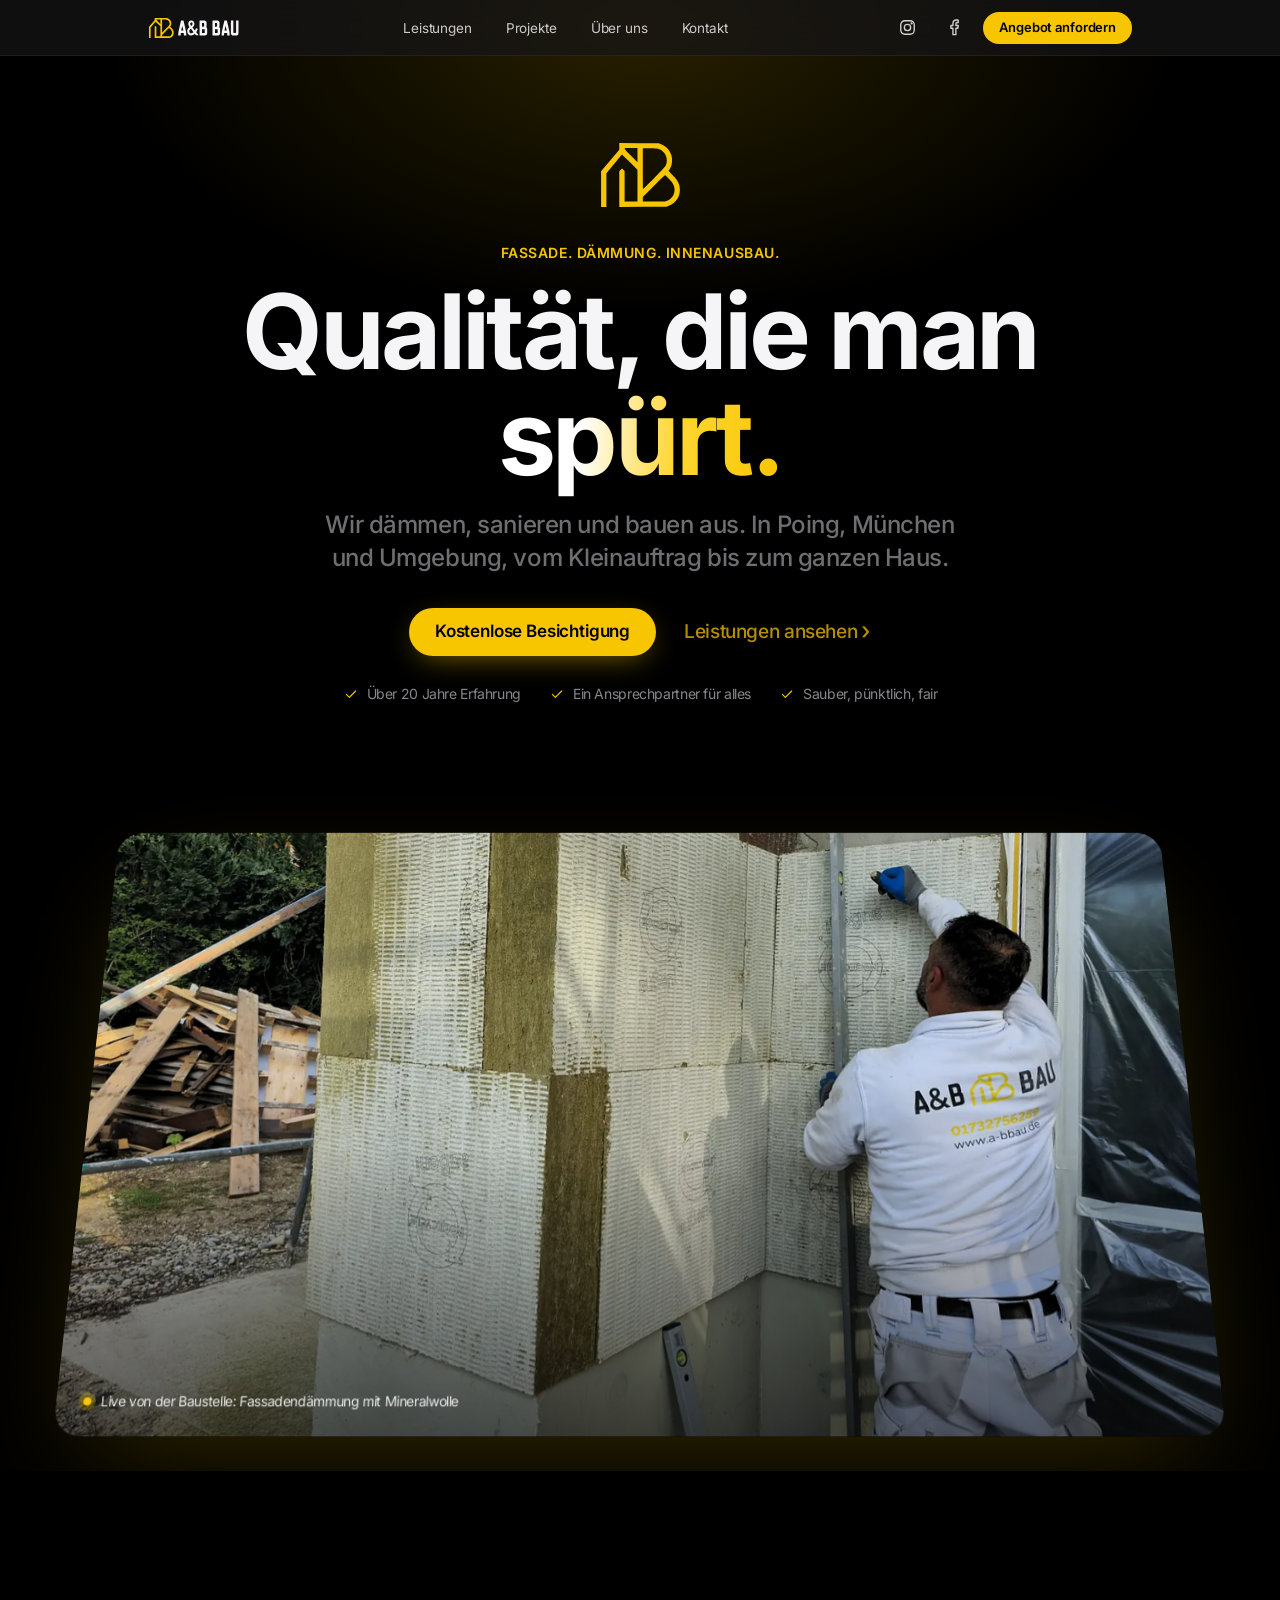
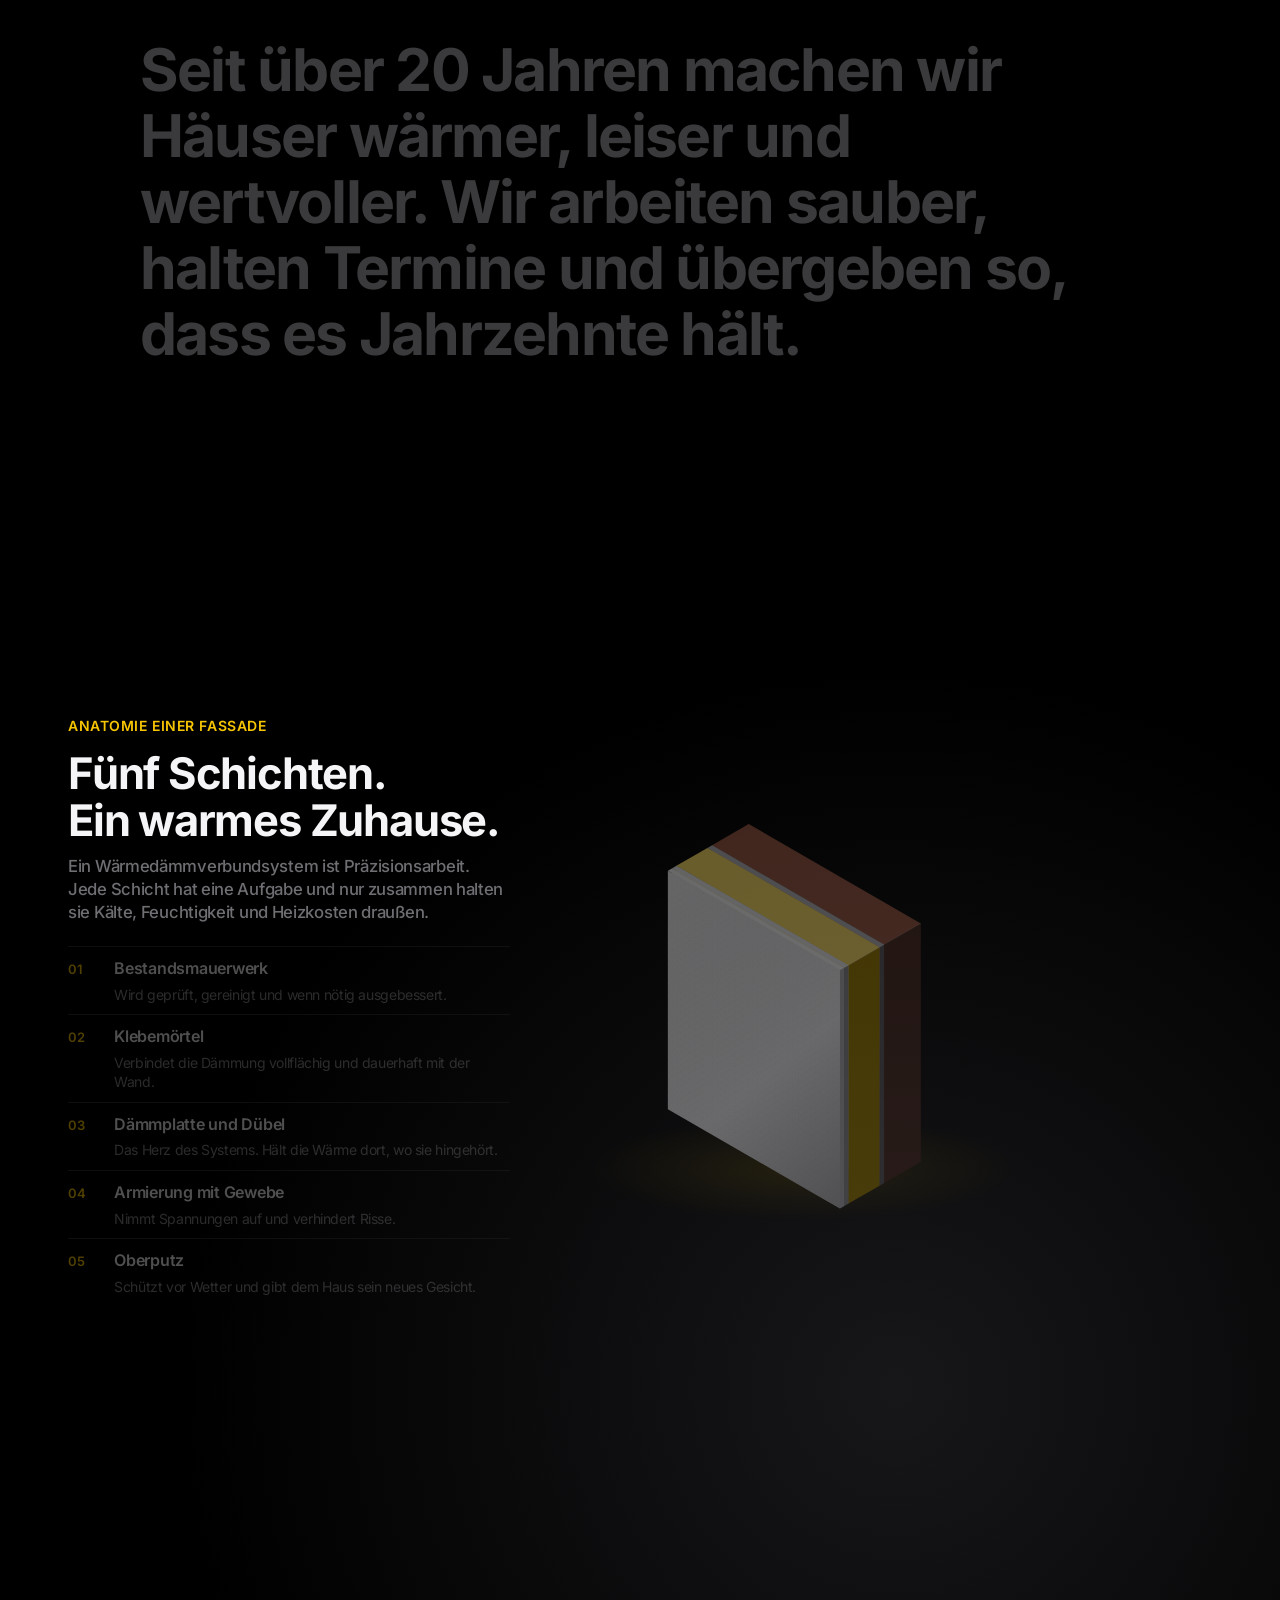
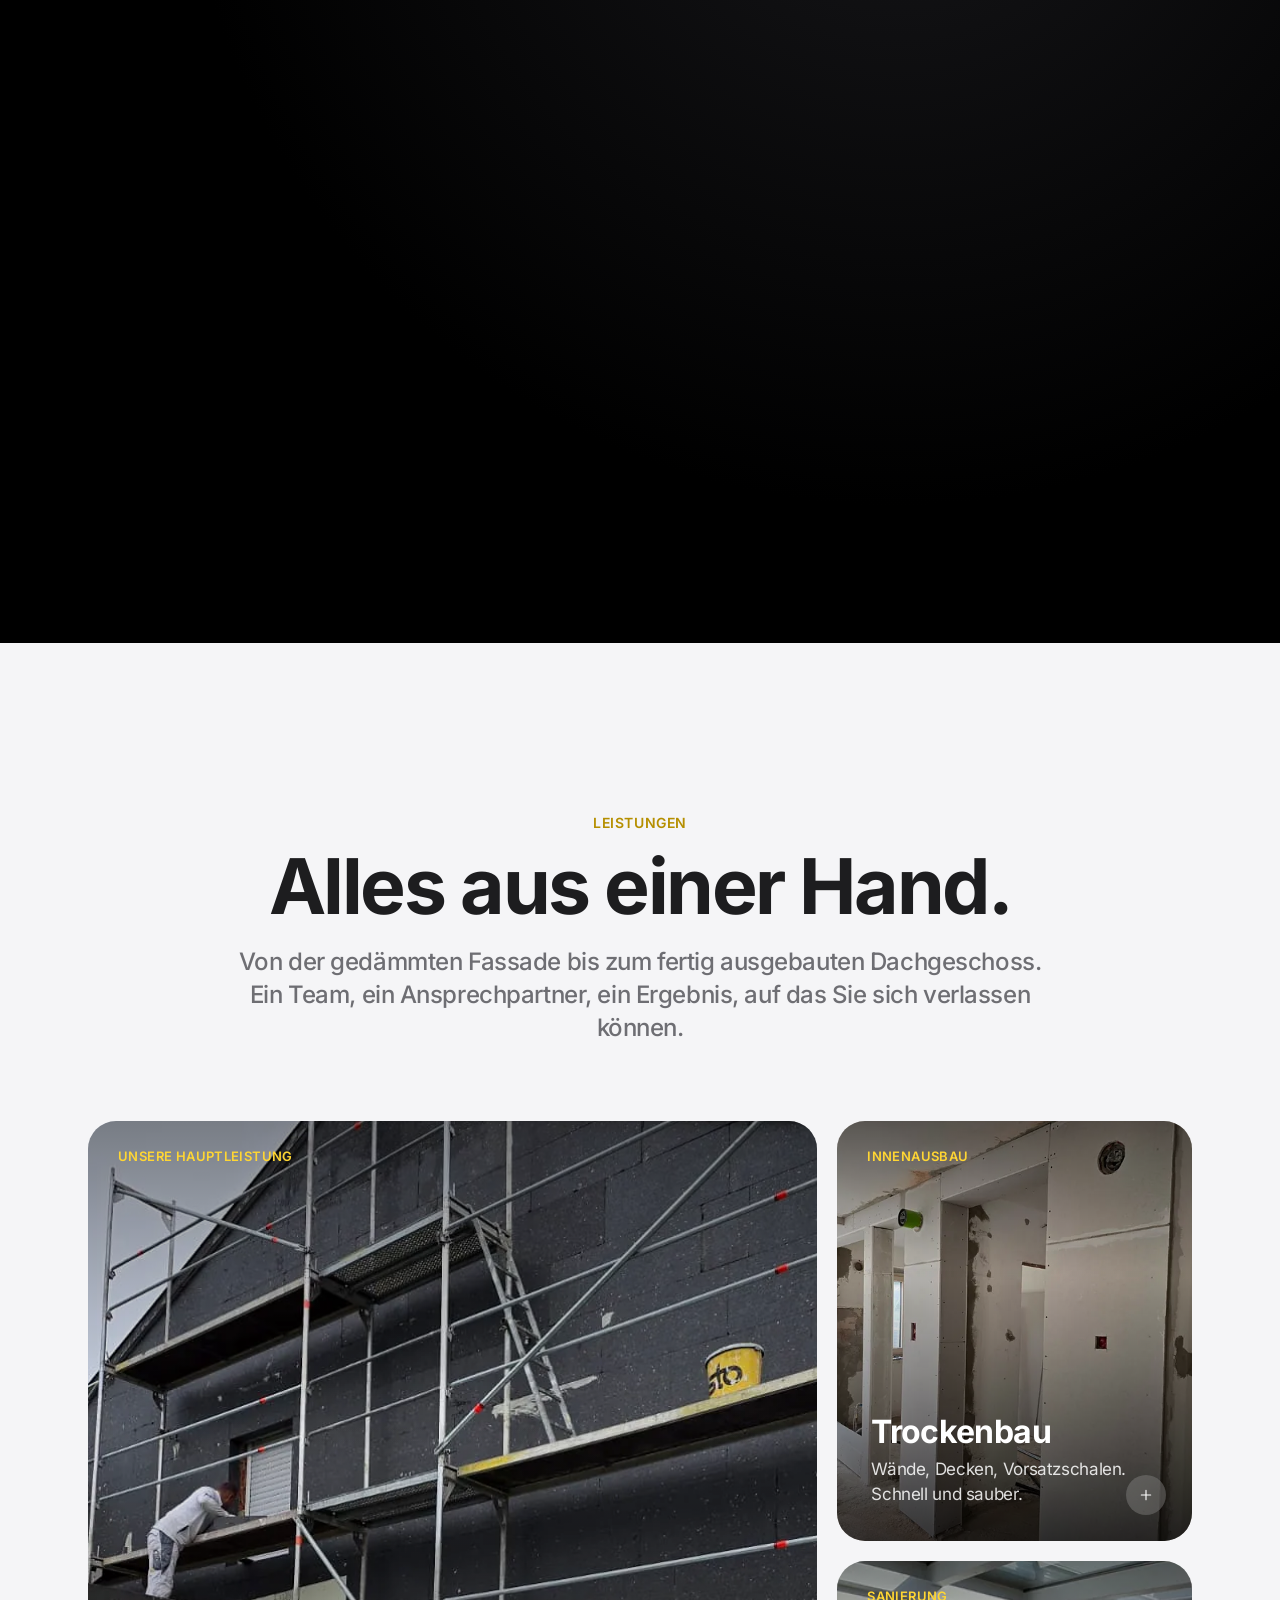
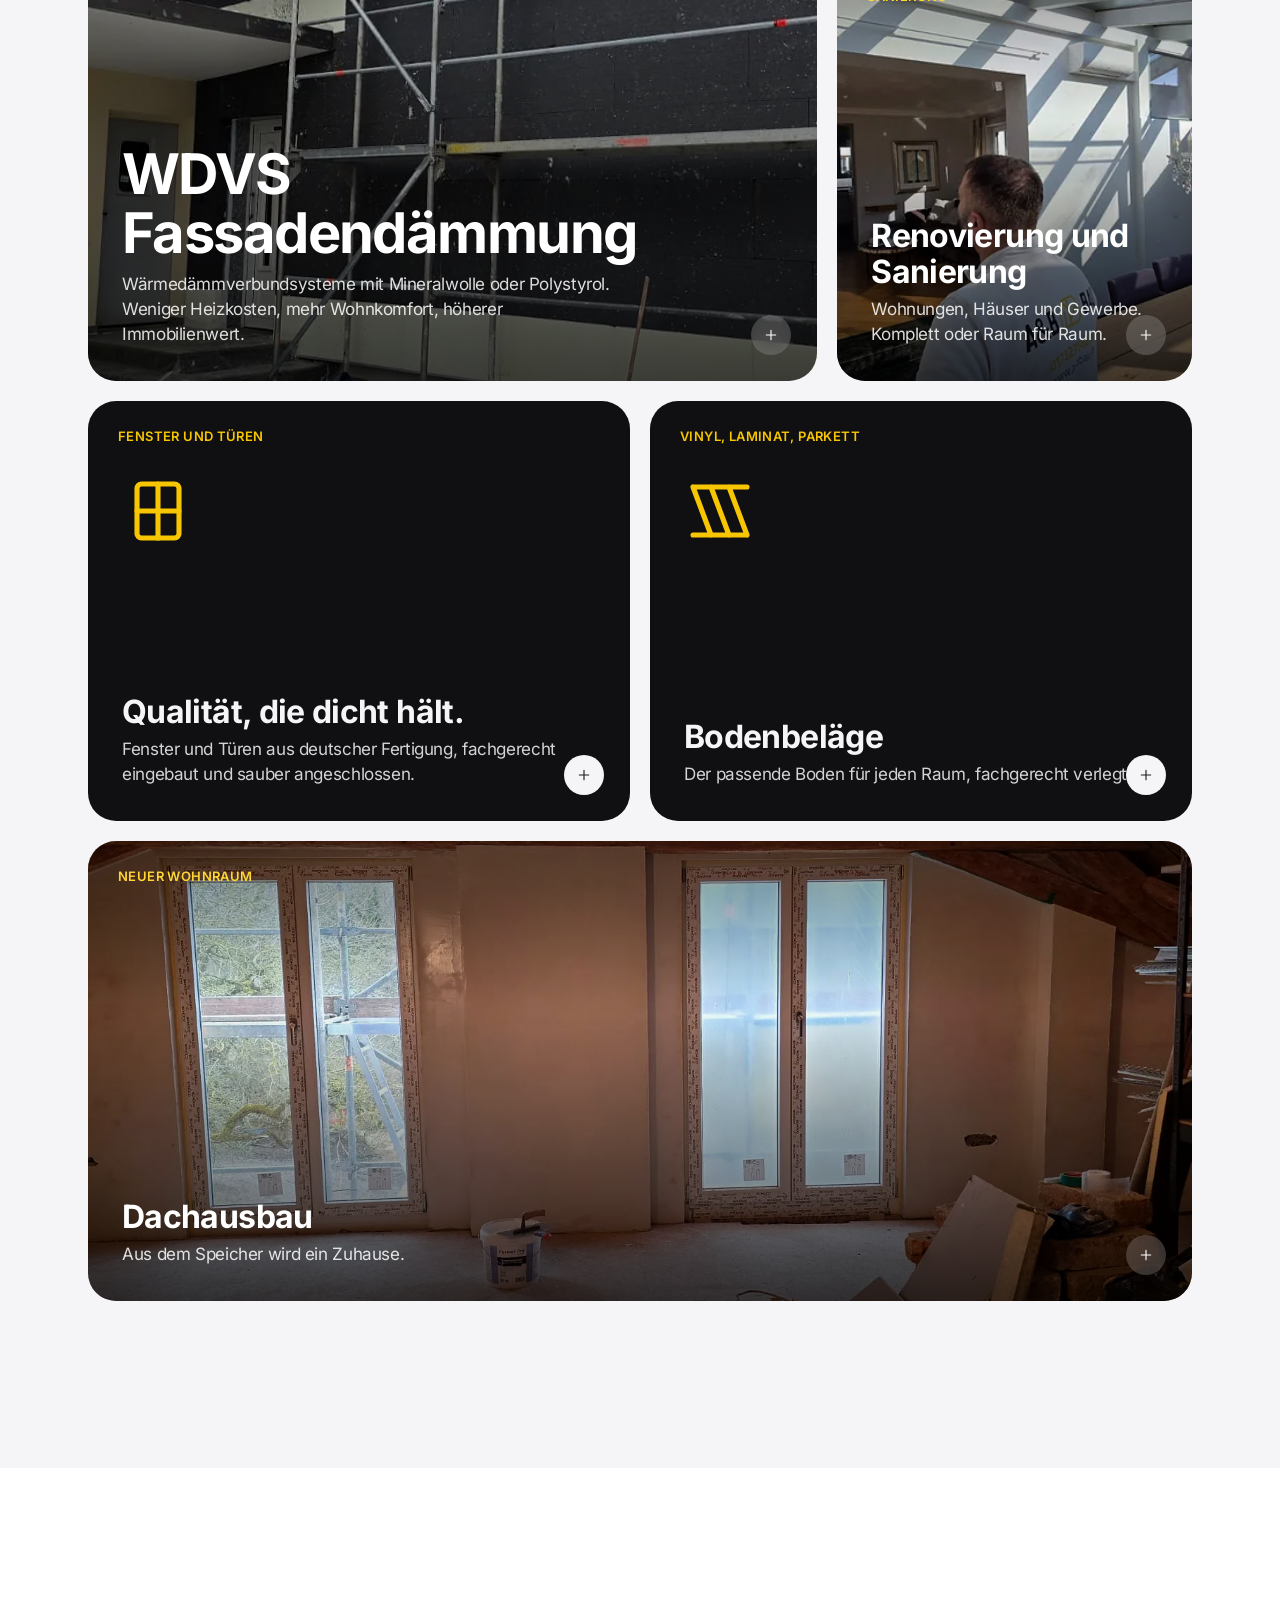
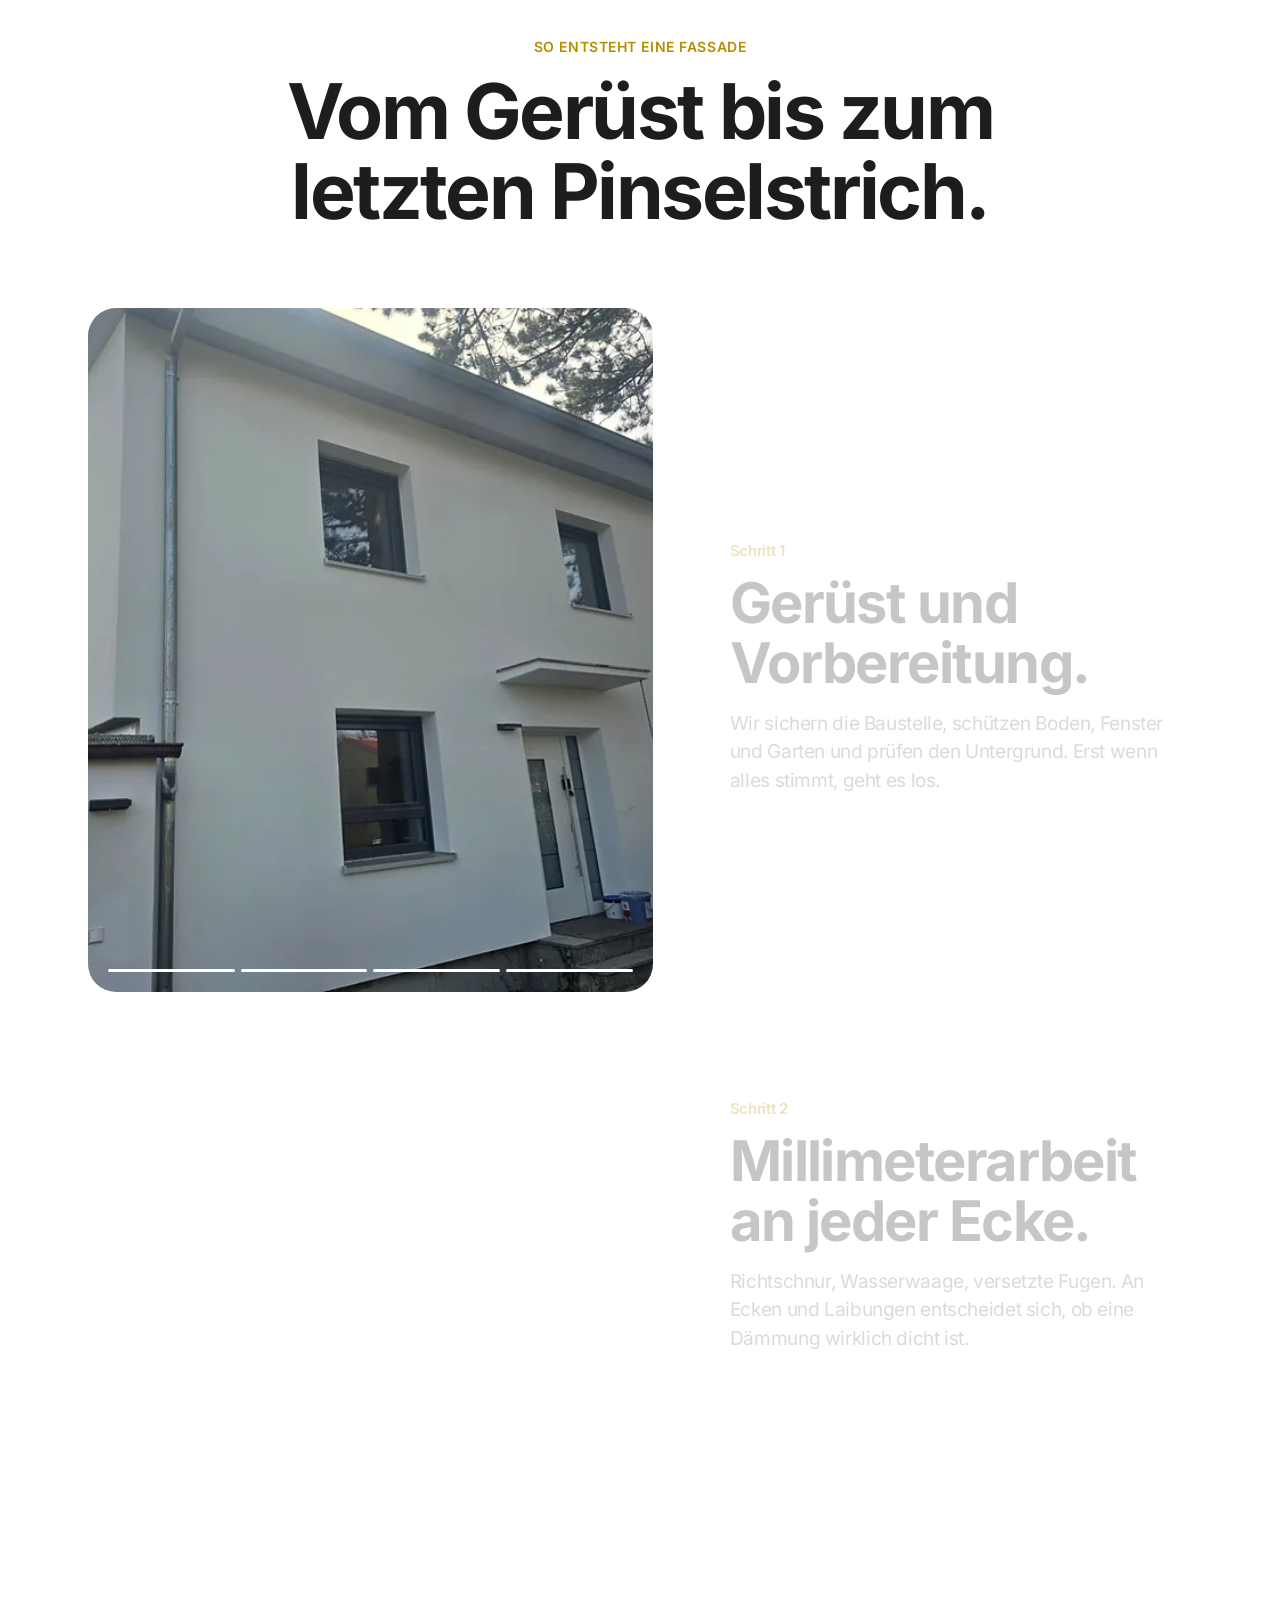
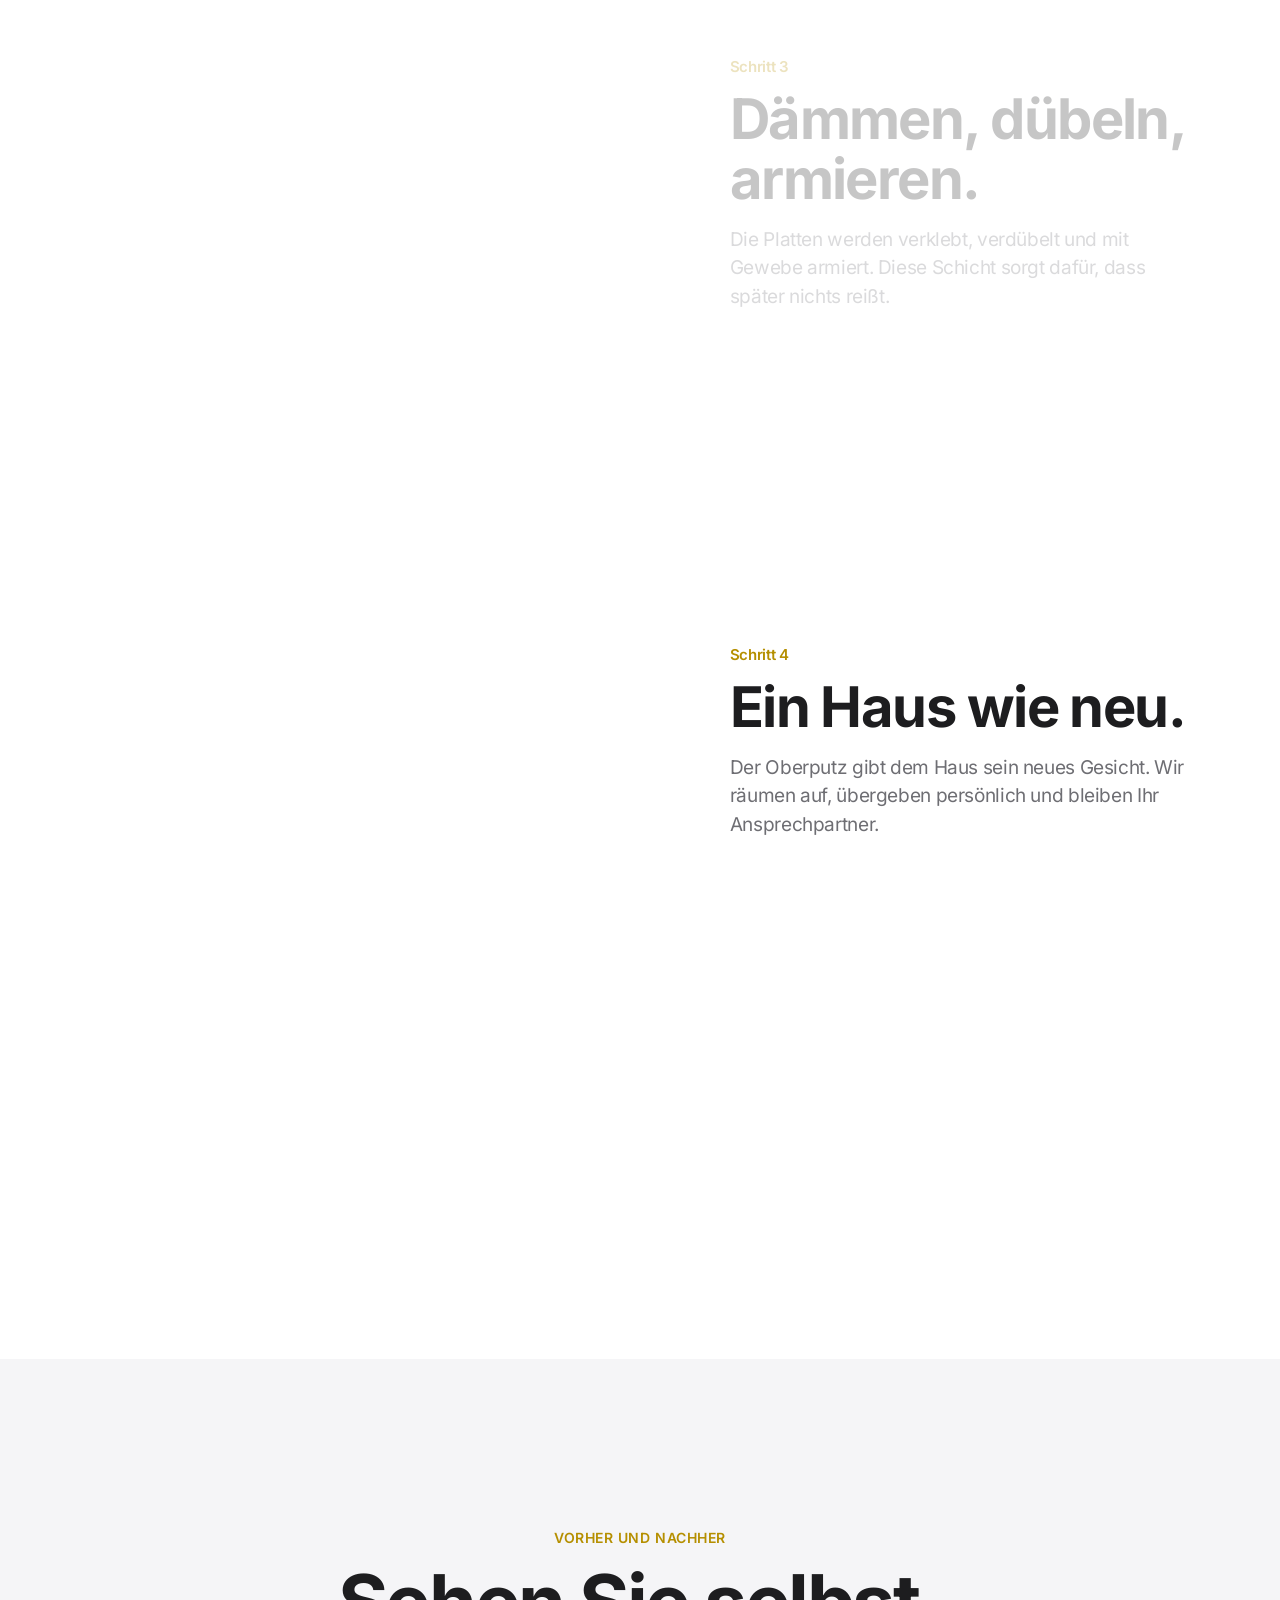
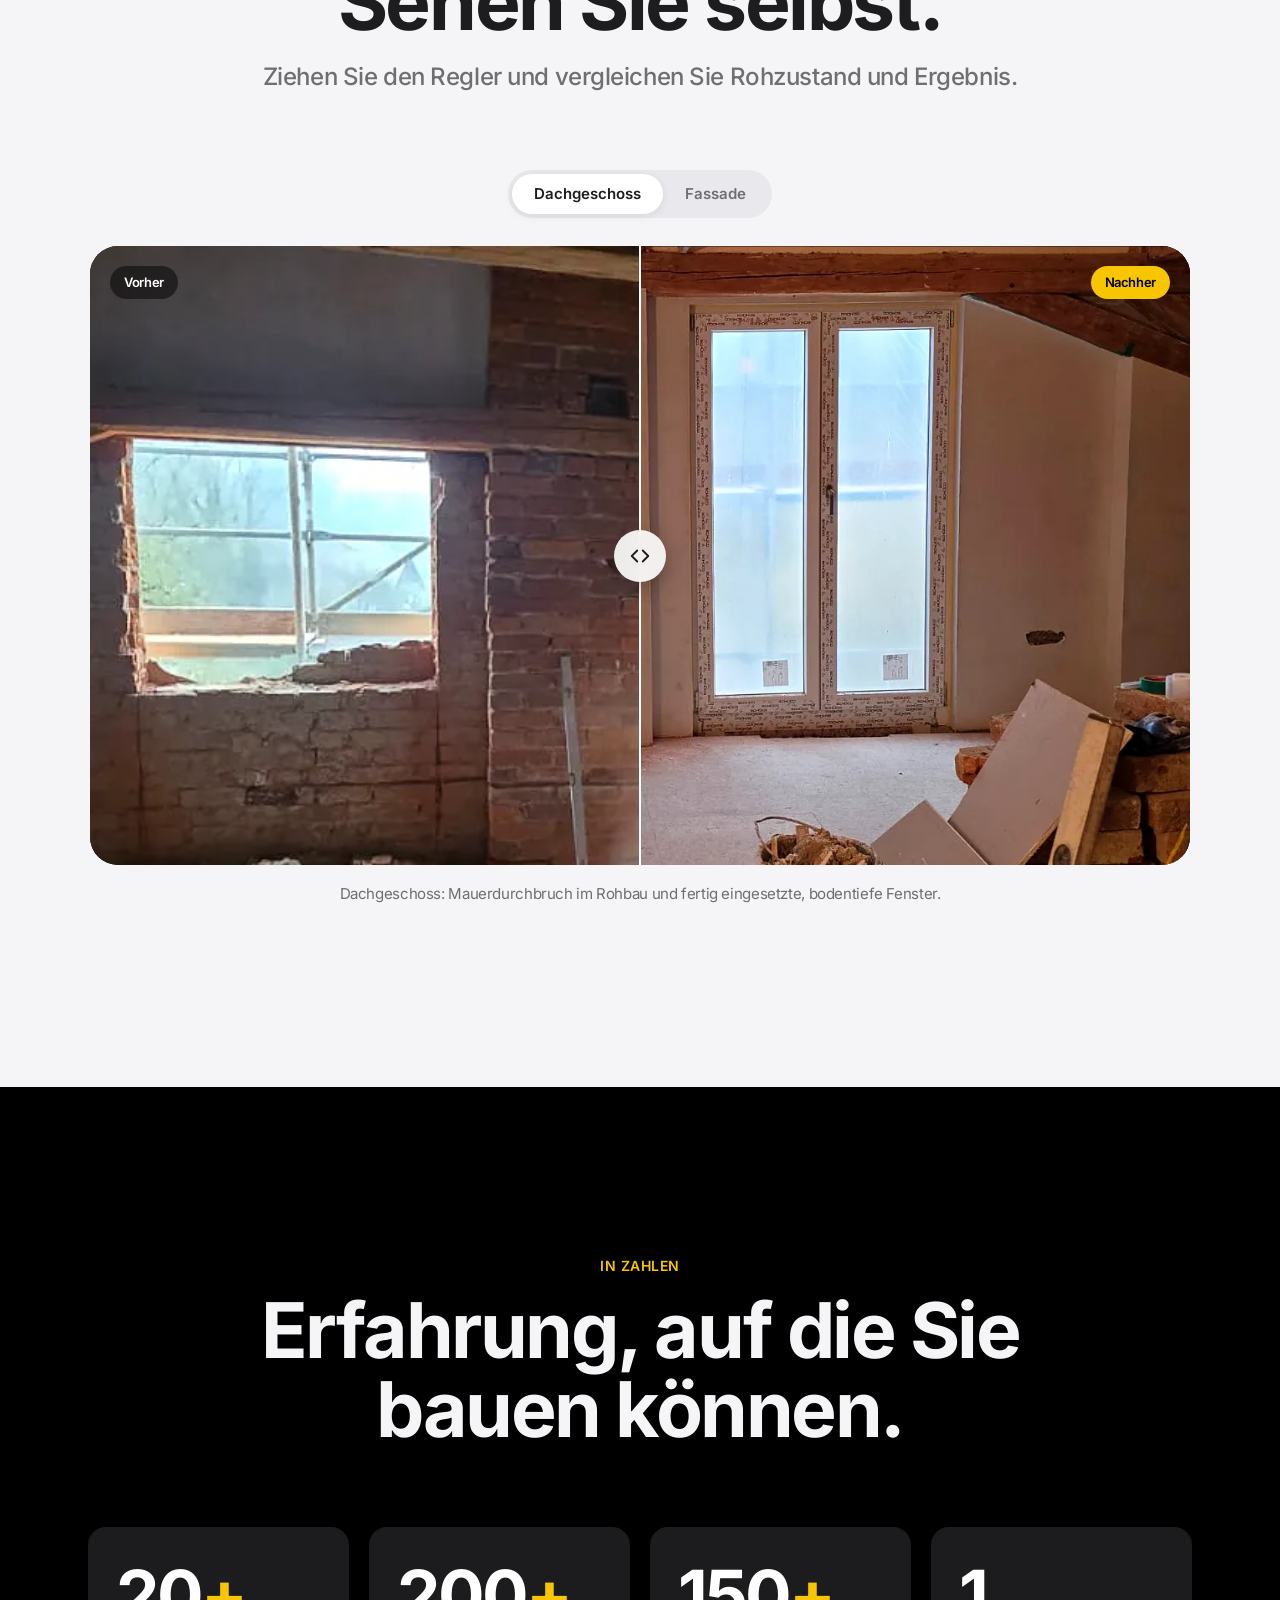
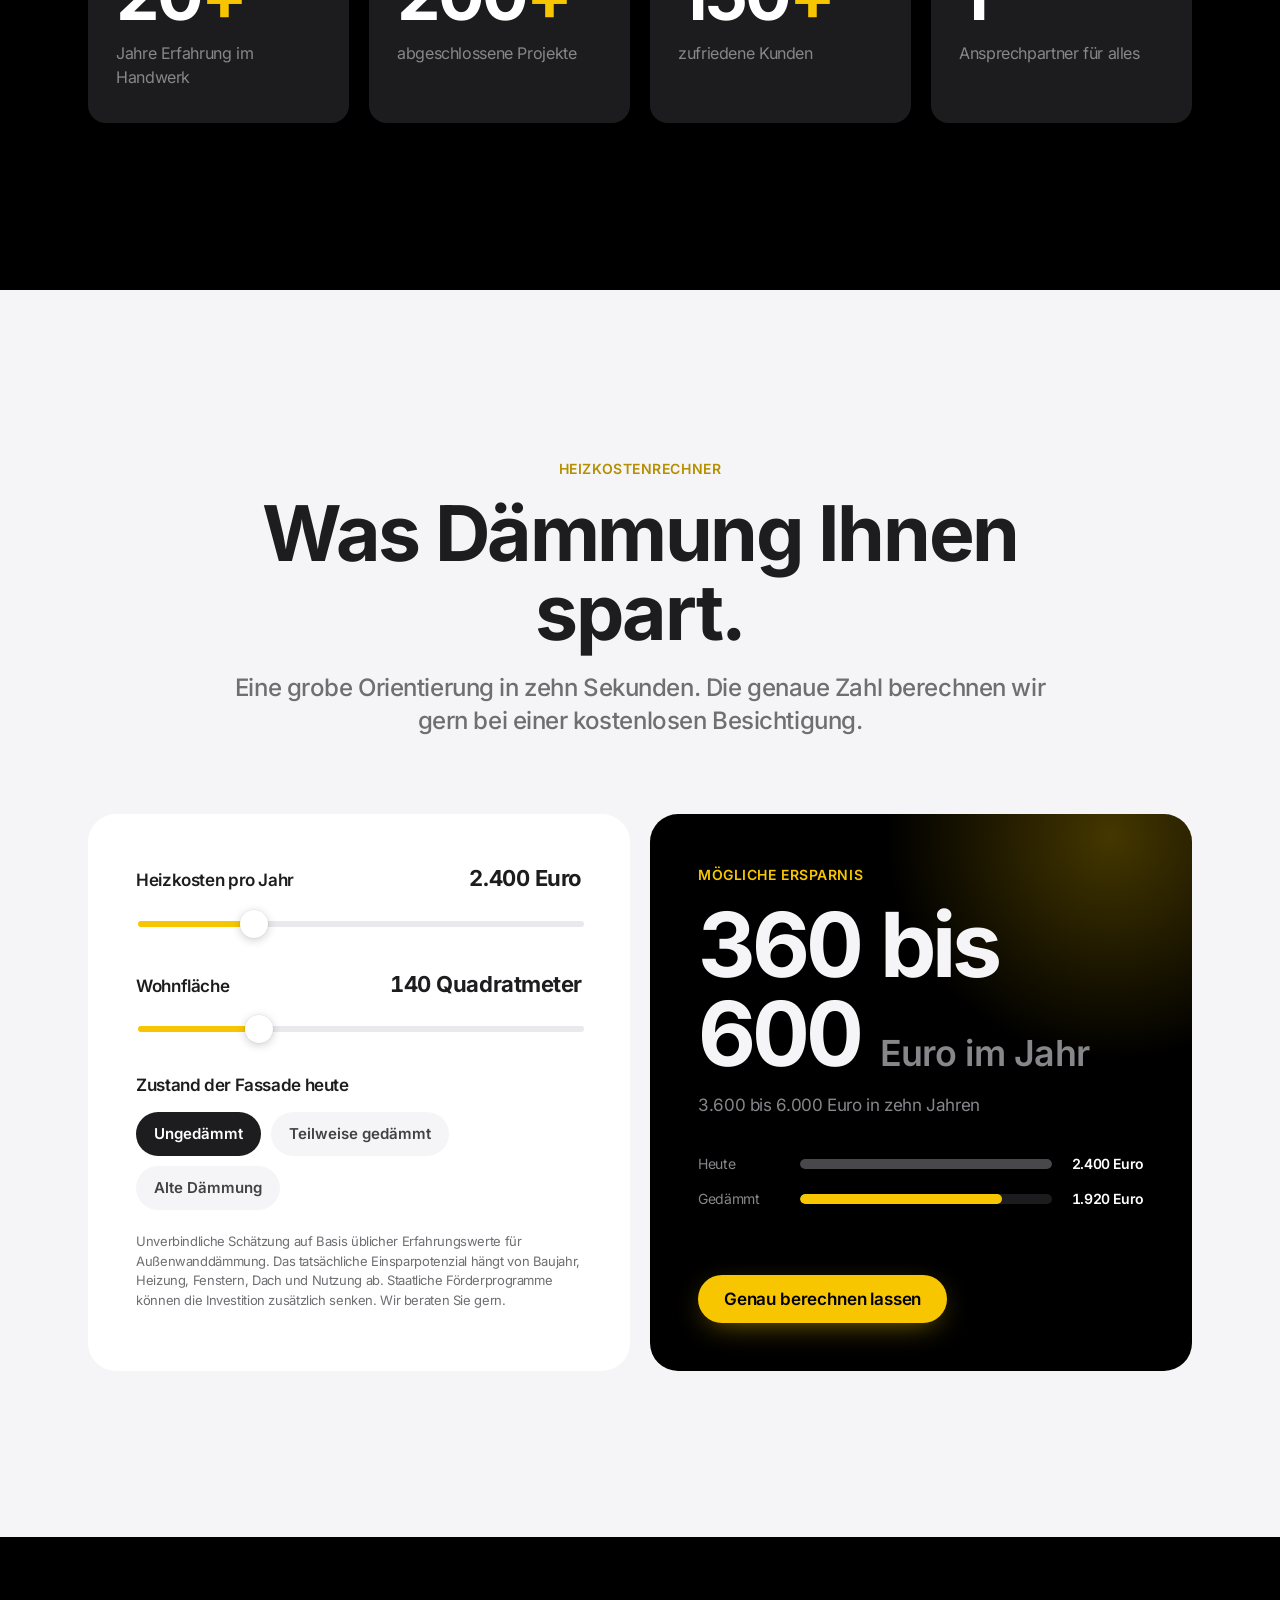
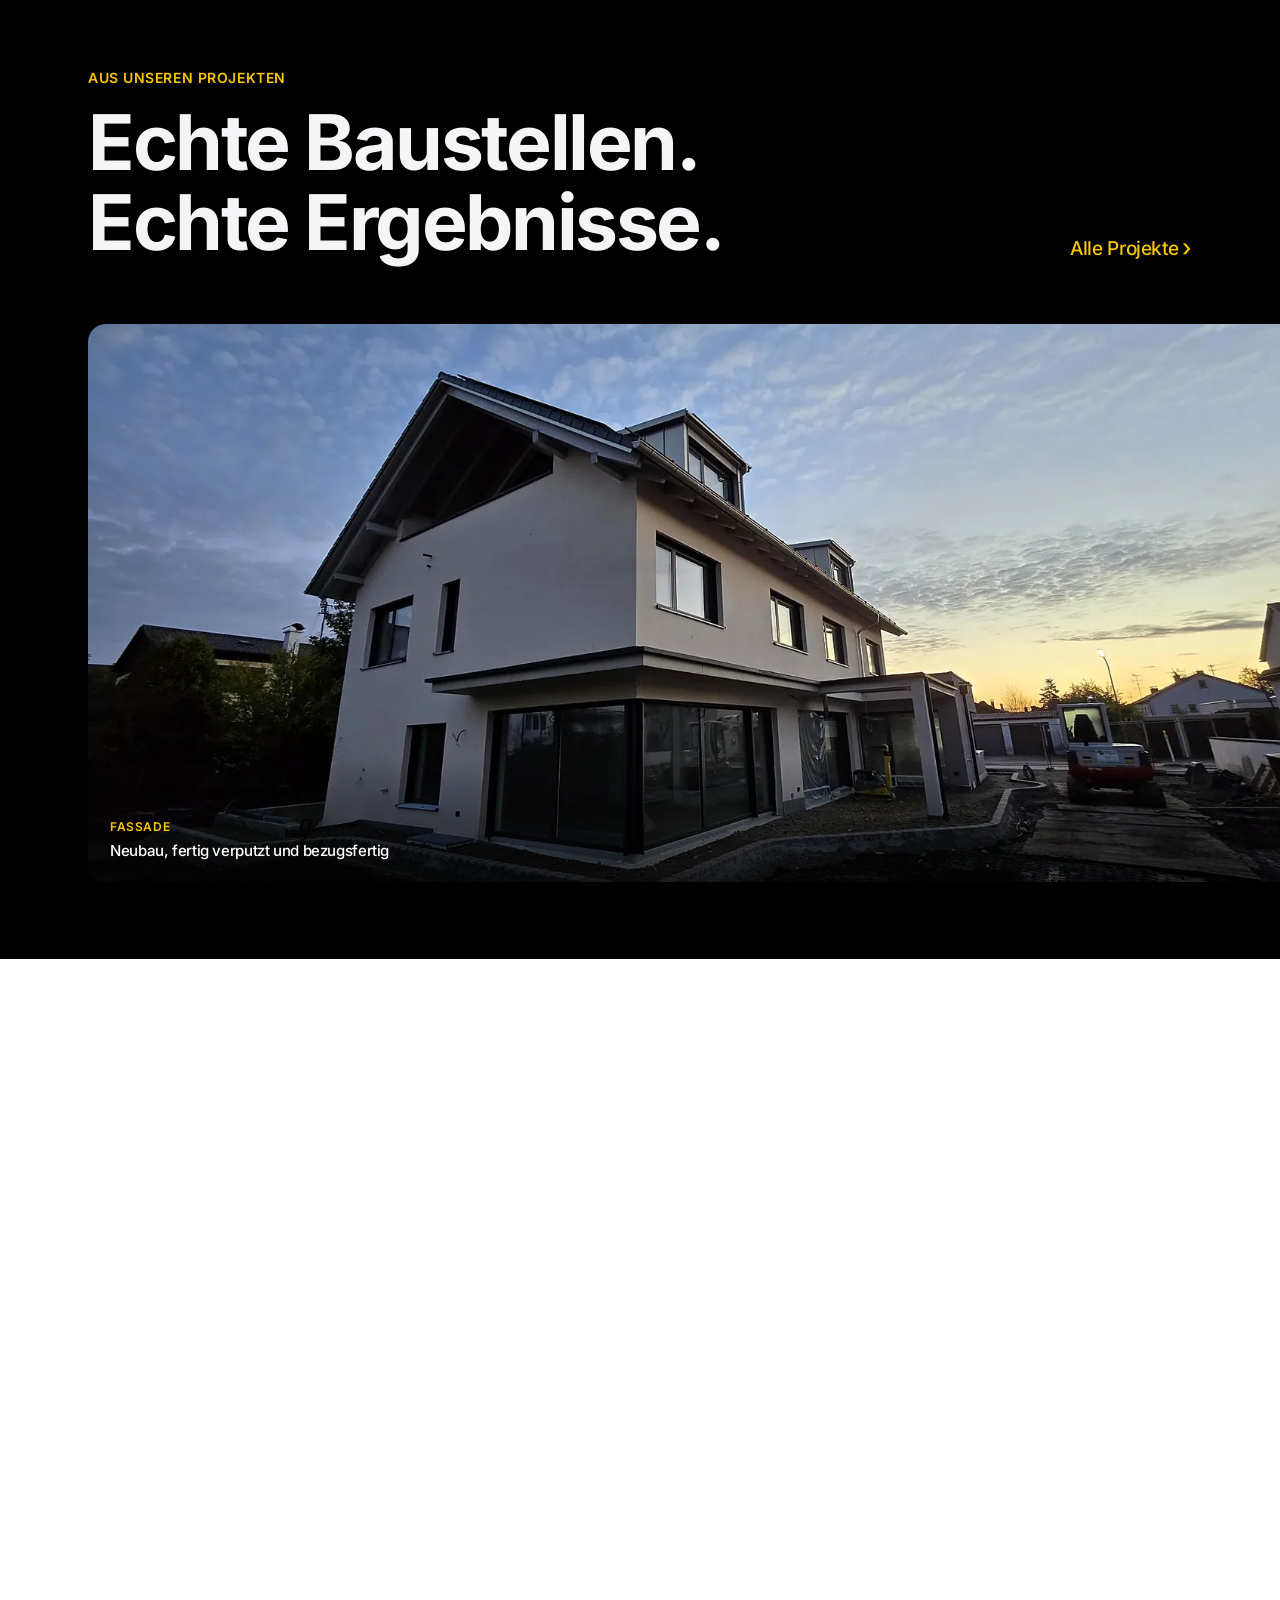
<file: index.html>
<!DOCTYPE html>
<html lang="de" class="js">
<head>
<meta charset="utf-8">
<meta name="viewport" content="width=device-width, initial-scale=1, viewport-fit=cover">
<title>WDVS-Fassadendämmung in Poing und München | A&amp;B Bau</title>
<meta name="description" content="A&amp;B Bau in Poing: WDVS-Fassadendämmung, Trockenbau, Dachausbau und Sanierung in München und den Landkreisen Ebersberg, Erding und München. Jetzt anfragen.">
<meta name="robots" content="index, follow, max-image-preview:large">
<meta name="theme-color" content="#000000">
<link rel="canonical" href="https://www.ab-bau23.de/">
<meta property="og:type" content="website">
<meta property="og:locale" content="de_DE">
<meta property="og:site_name" content="A&amp;B Bau">
<meta property="og:url" content="https://www.ab-bau23.de/">
<meta property="og:title" content="WDVS-Fassadendämmung in Poing und München | A&amp;B Bau">
<meta property="og:description" content="A&amp;B Bau in Poing: WDVS-Fassadendämmung, Trockenbau, Dachausbau und Sanierung in München und den Landkreisen Ebersberg, Erding und München. Jetzt anfragen.">
<meta property="og:image" content="https://www.ab-bau23.de/assets/img/teilen.jpg">
<meta property="og:image:width" content="1200">
<meta property="og:image:height" content="630">
<meta property="og:image:alt" content="A&amp;B Bau: Fassadendämmung und Innenausbau in Poing">
<meta name="twitter:card" content="summary_large_image">
<meta name="twitter:title" content="WDVS-Fassadendämmung in Poing und München | A&amp;B Bau">
<meta name="twitter:description" content="A&amp;B Bau in Poing: WDVS-Fassadendämmung, Trockenbau, Dachausbau und Sanierung in München und den Landkreisen Ebersberg, Erding und München. Jetzt anfragen.">
<meta name="twitter:image" content="https://www.ab-bau23.de/assets/img/teilen.jpg">
<meta name="twitter:image:alt" content="A&amp;B Bau: Fassadendämmung und Innenausbau in Poing">
<link rel="icon" href="assets/img/favicon.svg" type="image/svg+xml">
<link rel="apple-touch-icon" href="assets/img/touch-icon.png">
<link rel="preload" as="image" href="assets/img/galerie-fassade-59-800.webp" imagesrcset="assets/img/galerie-fassade-59-800.webp 800w, assets/img/galerie-fassade-59-1600.webp 1600w" imagesizes="94vw" fetchpriority="high">
<link rel="preload" href="assets/css/site.css?v=6" as="style">
<link rel="stylesheet" href="assets/css/site.css?v=6">
<script type="application/ld+json">{"@context":"https://schema.org","@graph":[{"@type":["HomeAndConstructionBusiness","LocalBusiness"],"@id":"https://www.ab-bau23.de/#betrieb","name":"A&B Bau","url":"https://www.ab-bau23.de/","image":"https://www.ab-bau23.de/assets/img/teilen.jpg","logo":"https://www.ab-bau23.de/assets/img/logo.svg","telephone":"+49-173-2756289","email":"info@ab-bau23.de","slogan":"Qualität schafft Werte. Vertrauen schafft Zuhause.","description":"Fassadendämmung, Trockenbau und Sanierung in Poing, München und Umgebung.","address":{"@type":"PostalAddress","streetAddress":"Watzmannstraße 19","postalCode":"85586","addressLocality":"Poing","addressCountry":"DE"},"openingHoursSpecification":[{"@type":"OpeningHoursSpecification","dayOfWeek":["Monday","Tuesday","Wednesday","Thursday","Friday"],"opens":"08:00","closes":"18:00"}],"openingHours":"Mo-Fr 08:00-18:00","areaServed":[{"@type":"City","name":"Poing"},{"@type":"City","name":"München"},{"@type":"AdministrativeArea","name":"Landkreis Ebersberg"},{"@type":"AdministrativeArea","name":"Landkreis Erding"},{"@type":"AdministrativeArea","name":"Landkreis München"}],"sameAs":["https://www.facebook.com/abbau23/","https://www.instagram.com/_abbau/","https://maps.google.com/?cid=13605144908475911910"],"hasMap":"https://maps.google.com/?cid=13605144908475911910","makesOffer":[{"@type":"Offer","itemOffered":{"@type":"Service","@id":"https://www.ab-bau23.de/leistungen.html#fassade","name":"WDVS Fassadendämmung","serviceType":"Wärmedämmverbundsystem","description":"Wärmedämmverbundsysteme mit Mineralwolle oder Polystyrol. Dämmplatten werden geklebt, verdübelt, armiert und verputzt.","url":"https://www.ab-bau23.de/leistungen.html#fassade","provider":{"@id":"https://www.ab-bau23.de/#betrieb"},"areaServed":[{"@type":"City","name":"Poing"},{"@type":"City","name":"München"},{"@type":"AdministrativeArea","name":"Landkreis Ebersberg"},{"@type":"AdministrativeArea","name":"Landkreis Erding"},{"@type":"AdministrativeArea","name":"Landkreis München"}]}},{"@type":"Offer","itemOffered":{"@type":"Service","@id":"https://www.ab-bau23.de/leistungen.html#trockenbau","name":"Trockenbau","serviceType":"Trockenbau","description":"Wände, Decken, Vorsatzschalen und Vorwandinstallationen für Wohnräume, Büros und Gewerbeflächen.","url":"https://www.ab-bau23.de/leistungen.html#trockenbau","provider":{"@id":"https://www.ab-bau23.de/#betrieb"},"areaServed":[{"@type":"City","name":"Poing"},{"@type":"City","name":"München"},{"@type":"AdministrativeArea","name":"Landkreis Ebersberg"},{"@type":"AdministrativeArea","name":"Landkreis Erding"},{"@type":"AdministrativeArea","name":"Landkreis München"}]}},{"@type":"Offer","itemOffered":{"@type":"Service","@id":"https://www.ab-bau23.de/leistungen.html#renovierung","name":"Renovierung und Sanierung","serviceType":"Renovierung und Sanierung","description":"Renovierung und Sanierung von Wohnungen, Häusern und Gewerbeobjekten, komplett oder Raum für Raum.","url":"https://www.ab-bau23.de/leistungen.html#renovierung","provider":{"@id":"https://www.ab-bau23.de/#betrieb"},"areaServed":[{"@type":"City","name":"Poing"},{"@type":"City","name":"München"},{"@type":"AdministrativeArea","name":"Landkreis Ebersberg"},{"@type":"AdministrativeArea","name":"Landkreis Erding"},{"@type":"AdministrativeArea","name":"Landkreis München"}]}},{"@type":"Offer","itemOffered":{"@type":"Service","@id":"https://www.ab-bau23.de/leistungen.html#fenster","name":"Fenster und Türen","serviceType":"Fenster- und Türeinbau","description":"Fenster und Türen aus deutscher Fertigung, fachgerecht und luftdicht eingebaut.","url":"https://www.ab-bau23.de/leistungen.html#fenster","provider":{"@id":"https://www.ab-bau23.de/#betrieb"},"areaServed":[{"@type":"City","name":"Poing"},{"@type":"City","name":"München"},{"@type":"AdministrativeArea","name":"Landkreis Ebersberg"},{"@type":"AdministrativeArea","name":"Landkreis Erding"},{"@type":"AdministrativeArea","name":"Landkreis München"}]}},{"@type":"Offer","itemOffered":{"@type":"Service","@id":"https://www.ab-bau23.de/leistungen.html#boden","name":"Bodenbeläge","serviceType":"Bodenverlegung","description":"Verlegen von Vinyl, Laminat und Parkett.","url":"https://www.ab-bau23.de/leistungen.html#boden","provider":{"@id":"https://www.ab-bau23.de/#betrieb"},"areaServed":[{"@type":"City","name":"Poing"},{"@type":"City","name":"München"},{"@type":"AdministrativeArea","name":"Landkreis Ebersberg"},{"@type":"AdministrativeArea","name":"Landkreis Erding"},{"@type":"AdministrativeArea","name":"Landkreis München"}]}},{"@type":"Offer","itemOffered":{"@type":"Service","@id":"https://www.ab-bau23.de/leistungen.html#dach","name":"Dachausbau","serviceType":"Dachausbau","description":"Ausbau von Dachgeschossen mit Dämmung der Dachschrägen, Trockenbau und neuen Fensteröffnungen.","url":"https://www.ab-bau23.de/leistungen.html#dach","provider":{"@id":"https://www.ab-bau23.de/#betrieb"},"areaServed":[{"@type":"City","name":"Poing"},{"@type":"City","name":"München"},{"@type":"AdministrativeArea","name":"Landkreis Ebersberg"},{"@type":"AdministrativeArea","name":"Landkreis Erding"},{"@type":"AdministrativeArea","name":"Landkreis München"}]}}]},{"@type":"WebSite","@id":"https://www.ab-bau23.de/#website","url":"https://www.ab-bau23.de/","name":"A&B Bau","inLanguage":"de-DE","publisher":{"@id":"https://www.ab-bau23.de/#betrieb"}},{"@type":["WebPage","FAQPage"],"@id":"https://www.ab-bau23.de/#webpage","url":"https://www.ab-bau23.de/","name":"WDVS-Fassadendämmung in Poing und München | A&B Bau","description":"A&B Bau in Poing: WDVS-Fassadendämmung, Trockenbau, Dachausbau und Sanierung in München und den Landkreisen Ebersberg, Erding und München. Jetzt anfragen.","isPartOf":{"@id":"https://www.ab-bau23.de/#website"},"about":{"@id":"https://www.ab-bau23.de/#betrieb"},"inLanguage":"de-DE","primaryImageOfPage":{"@type":"ImageObject","url":"https://www.ab-bau23.de/assets/img/teilen.jpg","width":1200,"height":630},"mainEntity":[{"@type":"Question","name":"Welche Arbeiten übernimmt A&B Bau?","acceptedAnswer":{"@type":"Answer","text":"Unsere Hauptleistung ist die Fassadendämmung mit Wärmedämmverbundsystemen (WDVS). Darüber hinaus übernehmen wir Trockenbauarbeiten, Renovierung und Sanierung, den Einbau von Fenstern und Türen sowie das Verlegen von Bodenbelägen wie Vinyl, Laminat und Parkett. Auch Dachausbau ist möglich. Vom kleinen Auftrag bis zum kompletten Haus, für Privat- und Gewerbekunden."}},{"@type":"Question","name":"In welchem Gebiet sind Sie tätig?","acceptedAnswer":{"@type":"Answer","text":"Unser Sitz ist in Poing. Wir arbeiten in München und im gesamten Umland, unter anderem in den Landkreisen Ebersberg, Erding und München. Mehr zum Einsatzgebiet."}},{"@type":"Question","name":"Was kostet eine Besichtigung?","acceptedAnswer":{"@type":"Answer","text":"Nichts. Wir kommen zu Ihnen, sehen uns alles genau an und erstellen danach ein unverbindliches, transparentes Angebot."}},{"@type":"Question","name":"Wie lange dauert eine Fassadendämmung?","acceptedAnswer":{"@type":"Answer","text":"Bei einem Einfamilienhaus meist wenige Wochen, abhängig von Größe, Untergrund und Wetter. Den genauen Zeitplan legen wir vorher gemeinsam mit Ihnen fest und halten ihn ein."}},{"@type":"Question","name":"Gibt es Förderung für die Dämmung?","acceptedAnswer":{"@type":"Answer","text":"Für energetische Sanierungen gibt es in vielen Fällen staatliche Zuschüsse oder günstige Kredite. Die Bedingungen ändern sich regelmäßig. Wir sagen Ihnen bei der Besichtigung, worauf Sie achten sollten."}},{"@type":"Question","name":"Wie viel Dreck entsteht bei den Arbeiten?","acceptedAnswer":{"@type":"Answer","text":"So wenig wie möglich. Wir decken Böden, Fenster und Möbel ab, arbeiten sauber und räumen jeden Tag auf. Am Ende übergeben wir besenrein."}}]}]}</script>
</head>
<body>
<a class="sr-only" href="#inhalt">Zum Inhalt springen</a>
<header class="nav">
  <div class="nav-inner">
    <a class="nav-logo" href="index.html" aria-label="A&amp;B Bau Startseite"><svg xmlns="http://www.w3.org/2000/svg" viewBox="80 95 1040 250" role="img" aria-label="A&amp;B Bau"><g transform="translate(0,441) scale(0.1,-0.1)"><g class="mark" fill="#f7c600"><path d="M1560 3232 l0 -118 -325 -383 -325 -383 0 -639 0 -639 95 0 95 0 0
600 0 599 266 323 c147 178 273 330 281 338 11 13 50 -22 288 -260 l275 -275
0 -567 0 -568 -230 0 -230 0 0 548 0 548 -45 44 -45 44 -50 -49 -50 -49 0
-638 0 -639 843 3 842 3 67 26 c37 15 93 42 124 60 65 39 167 144 206 210 103
176 109 407 16 593 -42 83 -72 121 -217 268 l-125 128 16 17 c35 39 79 134 98
208 78 307 -90 623 -391 733 l-74 27 -702 3 -703 3 0 -119z m650 -314 l0 -253
-230 230 c-211 211 -243 249 -223 268 3 4 107 7 230 7 l223 0 0 -252z m680
241 c122 -19 215 -75 287 -172 72 -98 99 -229 72 -346 -26 -115 -43 -136 -448
-543 -212 -214 -389 -388 -393 -388 -4 0 -8 326 -8 724 l0 725 18 4 c35 9 409
6 472 -4z m430 -1076 c59 -59 121 -130 139 -156 115 -168 100 -382 -36 -528
-59 -63 -103 -92 -182 -119 l-60 -20 -391 0 -390 0 0 82 0 83 392 392 c303
303 395 390 407 383 9 -4 63 -57 121 -117z"/></g><g class="word" fill="currentColor"><path d="M4620 3060 l-65 -5 -146 -630 -146 -630 -15 -210 c-8 -115 -13 -213
-11 -217 2 -5 64 -8 137 -8 l134 0 5 53 c4 28 9 91 13 140 l6 87 163 0 163 0
5 -52 c4 -29 9 -92 13 -140 l6 -88 140 0 140 0 -6 68 c-3 37 -11 135 -17 217
l-10 150 -146 630 c-80 347 -146 631 -147 631 -6 5 -165 8 -216 4z m134 -846
c29 -126 57 -244 61 -261 l7 -33 -127 0 -126 0 5 18 c2 9 30 128 62 264 32
136 59 246 61 245 2 -2 27 -107 57 -233z"/><path d="M5677 3059 c-113 -18 -214 -97 -265 -209 -30 -67 -40 -186 -22 -269
12 -54 70 -188 106 -243 l18 -27 -70 -68 c-133 -128 -186 -241 -187 -398 -3
-400 367 -609 711 -403 30 18 74 50 97 71 24 20 45 37 48 37 3 0 35 -38 72
-85 l66 -85 156 0 c123 0 153 3 146 13 -5 6 -64 80 -130 162 -162 203 -152
183 -115 238 67 96 161 303 145 317 -5 4 -47 24 -95 44 -84 37 -108 40 -108
11 0 -19 -99 -211 -115 -225 -10 -8 -44 28 -148 161 l-136 171 73 71 c122 121
171 255 147 400 -36 219 -196 347 -394 316z m125 -232 c59 -36 80 -144 43
-222 -11 -22 -46 -66 -78 -98 l-59 -59 -35 49 c-82 114 -102 197 -64 272 37
71 127 98 193 58z m28 -912 l142 -180 -39 -33 c-69 -59 -152 -93 -225 -94
-138 -1 -218 84 -218 231 0 86 31 152 107 232 l57 60 17 -18 c10 -10 81 -99
159 -198z"/><path d="M6672 3062 c-10 -6 -12 -184 -10 -853 l3 -844 324 -3 c375 -3 391 0
465 74 74 73 77 94 74 440 -3 329 -4 332 -69 404 l-31 34 17 55 c14 47 16 93
13 286 l-3 230 -22 40 c-28 52 -78 100 -128 122 -35 15 -79 18 -330 21 -159 1
-296 -1 -303 -6z m492 -298 c13 -13 16 -45 16 -191 0 -222 6 -213 -137 -213
l-103 0 0 210 0 210 104 0 c82 0 108 -3 120 -16z m66 -704 l20 -20 0 -180 0
-180 -20 -20 -20 -20 -135 0 -135 0 0 220 0 220 135 0 135 0 20 -20z"/><path d="M8143 3064 c-10 -5 -13 -185 -13 -855 l0 -850 343 3 342 3 38 19 c49
24 92 67 120 120 l22 41 0 315 0 315 -19 35 c-10 19 -32 49 -48 67 l-31 32 17
63 c15 53 17 100 14 288 l-3 225 -22 40 c-28 52 -78 100 -128 122 -35 15 -78
18 -330 20 -159 1 -296 0 -302 -3z m489 -301 c16 -14 18 -34 18 -191 0 -221 6
-212 -137 -212 l-103 0 0 210 0 210 102 0 c80 0 105 -3 120 -17z m68 -703 l20
-20 0 -180 0 -180 -20 -20 -20 -20 -135 0 -135 0 0 220 0 220 135 0 135 0 20
-20z"/><path d="M9543 3062 c-35 -2 -63 -5 -63 -8 0 -3 -65 -285 -144 -628 l-144
-622 -16 -212 c-9 -117 -16 -217 -16 -222 0 -7 49 -10 138 -8 l137 3 8 95 c4
52 10 114 13 138 l5 42 163 0 164 0 6 -97 c4 -54 9 -117 13 -140 l5 -43 132 0
c73 0 135 2 137 4 2 3 -3 105 -12 228 l-17 223 -142 615 c-78 338 -145 618
-149 621 -8 8 -139 15 -218 11z m142 -867 c31 -132 58 -248 61 -257 l5 -18
-125 0 c-69 0 -126 4 -126 9 0 9 108 474 117 506 8 25 2 44 68 -240z"/><path d="M10224 3047 c-2 -7 -3 -350 -2 -763 l3 -749 22 -41 c12 -22 39 -56
59 -74 72 -63 84 -65 349 -65 l240 0 47 24 c53 26 102 77 127 130 14 32 16
115 16 791 l0 755 -137 3 -138 3 0 -694 0 -694 -18 -16 c-15 -14 -41 -17 -139
-17 -103 0 -122 3 -136 18 l-17 19 0 691 0 692 -135 0 c-102 0 -137 -3 -141
-13z"/></g></g></svg></a>
    <ul class="nav-links"><li><a href="leistungen.html">Leistungen</a></li><li><a href="projekte.html">Projekte</a></li><li><a href="ueber-uns.html">Über uns</a></li><li><a href="kontakt.html">Kontakt</a></li></ul>
    <div class="nav-cta">
      <a class="nav-ig" href="https://www.instagram.com/_abbau/" target="_blank" rel="noopener" aria-label="A&amp;B Bau auf Instagram"><svg viewBox="0 0 24 24" fill="none" stroke="currentColor" stroke-width="1.7" stroke-linecap="round" stroke-linejoin="round" aria-hidden="true"><rect x="3.5" y="3.5" width="17" height="17" rx="5"/><circle cx="12" cy="12" r="4"/><circle cx="17.2" cy="6.8" r=".6" fill="currentColor"/></svg></a>
      <a class="nav-ig" href="https://www.facebook.com/abbau23/" target="_blank" rel="noopener" aria-label="A&amp;B Bau auf Facebook"><svg viewBox="0 0 24 24" fill="none" stroke="currentColor" stroke-width="1.7" stroke-linecap="round" stroke-linejoin="round" aria-hidden="true"><path d="M15 21v-8h2.5l.5-3.5H15V7.4c0-1 .3-1.7 1.8-1.7H18V2.6c-.3 0-1.3-.1-2.5-.1-2.5 0-4.2 1.5-4.2 4.3v2.7H8.7V13H11.3v8H15z"/></svg></a>
      <a class="btn btn-yellow" href="kontakt.html">Angebot anfordern</a>
      <button class="nav-burger" aria-label="Menü" aria-expanded="false" aria-controls="nav-sheet"><span></span><span></span></button>
    </div>
  </div>
</header>
<div class="nav-sheet" id="nav-sheet"><a class="item" href="index.html">Start</a><a class="item" href="leistungen.html">Leistungen</a><a class="item" href="projekte.html">Projekte</a><a class="item" href="ueber-uns.html">Über uns</a><a class="item" href="kontakt.html">Kontakt</a><a class="btn btn-yellow" href="tel:+491732756289"><svg viewBox="0 0 24 24" fill="none" stroke="currentColor" stroke-width="1.7" stroke-linecap="round" stroke-linejoin="round" aria-hidden="true"><path d="M5 4h3l2 5-2.5 1.5a11 11 0 005 5L14 13l5 2v3a2 2 0 01-2 2A15 15 0 013 6a2 2 0 012-2z"/></svg> 0173 2756289</a></div>
<main id="inhalt">

<section class="hero center">
  <div class="hero-glow" aria-hidden="true"></div>
  <div class="wrap">
    <svg class="hero-mark" viewBox="80 95 300 250" aria-hidden="true"><g transform="translate(0,441) scale(0.1,-0.1)"><path d="M1560 3232 l0 -118 -325 -383 -325 -383 0 -639 0 -639 95 0 95 0 0
600 0 599 266 323 c147 178 273 330 281 338 11 13 50 -22 288 -260 l275 -275
0 -567 0 -568 -230 0 -230 0 0 548 0 548 -45 44 -45 44 -50 -49 -50 -49 0
-638 0 -639 843 3 842 3 67 26 c37 15 93 42 124 60 65 39 167 144 206 210 103
176 109 407 16 593 -42 83 -72 121 -217 268 l-125 128 16 17 c35 39 79 134 98
208 78 307 -90 623 -391 733 l-74 27 -702 3 -703 3 0 -119z m650 -314 l0 -253
-230 230 c-211 211 -243 249 -223 268 3 4 107 7 230 7 l223 0 0 -252z m680
241 c122 -19 215 -75 287 -172 72 -98 99 -229 72 -346 -26 -115 -43 -136 -448
-543 -212 -214 -389 -388 -393 -388 -4 0 -8 326 -8 724 l0 725 18 4 c35 9 409
6 472 -4z m430 -1076 c59 -59 121 -130 139 -156 115 -168 100 -382 -36 -528
-59 -63 -103 -92 -182 -119 l-60 -20 -391 0 -390 0 0 82 0 83 392 392 c303
303 395 390 407 383 9 -4 63 -57 121 -117z"/></g></svg>
    <p class="eyebrow on-dark" data-intro>Fassade. Dämmung. Innenausbau.</p>
    <h1 class="display" data-intro>Qualität, die man <span class="grad-text">spürt.</span></h1>
    <p class="lead" data-intro>Wir dämmen, sanieren und bauen aus. In Poing, München und Umgebung, vom Kleinauftrag bis zum ganzen Haus.</p>
    <div class="actions" data-intro>
      <a class="btn btn-yellow" href="kontakt.html">Kostenlose Besichtigung</a>
      <a class="link-arrow" href="leistungen.html">Leistungen ansehen</a>
    </div>
    <ul class="hero-trust" data-intro>
      <li><svg viewBox="0 0 24 24" fill="none" stroke="currentColor" stroke-width="1.7" stroke-linecap="round" stroke-linejoin="round" aria-hidden="true"><path d="M5 12.5l4.5 4.5L19 7.5"/></svg> Über 20 Jahre Erfahrung</li>
      <li><svg viewBox="0 0 24 24" fill="none" stroke="currentColor" stroke-width="1.7" stroke-linecap="round" stroke-linejoin="round" aria-hidden="true"><path d="M5 12.5l4.5 4.5L19 7.5"/></svg> Ein Ansprechpartner für alles</li>
      <li><svg viewBox="0 0 24 24" fill="none" stroke="currentColor" stroke-width="1.7" stroke-linecap="round" stroke-linejoin="round" aria-hidden="true"><path d="M5 12.5l4.5 4.5L19 7.5"/></svg> Sauber, pünktlich, fair</li>
    </ul>
  </div>
  <div class="hero-media-wrap">
    <div class="hero-media">
      <img src="assets/img/galerie-fassade-59-800.webp" srcset="assets/img/galerie-fassade-59-800.webp 800w, assets/img/galerie-fassade-59-1600.webp 1600w" sizes="94vw" width="800" height="600" alt="Ein Handwerker von A&B Bau prüft mit der Wasserwaage die Mineralwolle-Dämmplatten an einer Hausecke" fetchpriority="high" >
      <div class="hero-caption"><span class="dot"></span> Live von der Baustelle: Fassadendämmung mit Mineralwolle</div>
    </div>
  </div>
</section>

<section class="dark pad">
  <div class="wrap">
    <p class="words">Seit über 20 Jahren machen wir Häuser <mark>wärmer, leiser und wertvoller.</mark> Wir arbeiten sauber, halten Termine und übergeben so, <mark>dass es Jahrzehnte hält.</mark></p>
  </div>
</section>

<section class="anatomy" aria-labelledby="anatomie-titel">
  <div class="anatomy-pin">
    <div class="anatomy-copy">
      <p class="eyebrow on-dark">Anatomie einer Fassade</p>
      <h2 class="h2" id="anatomie-titel">Fünf Schichten.<br>Ein warmes Zuhause.</h2>
      <p class="lead">Ein Wärmedämmverbundsystem ist Präzisionsarbeit. Jede Schicht hat eine Aufgabe und nur zusammen halten sie Kälte, Feuchtigkeit und Heizkosten draußen.</p>
      <ol class="layer-list">
        <li><b>Bestandsmauerwerk</b><span>Wird geprüft, gereinigt und wenn nötig ausgebessert.</span></li>
        <li><b>Klebemörtel</b><span>Verbindet die Dämmung vollflächig und dauerhaft mit der Wand.</span></li>
        <li><b>Dämmplatte und Dübel</b><span>Das Herz des Systems. Hält die Wärme dort, wo sie hingehört.</span></li>
        <li><b>Armierung mit Gewebe</b><span>Nimmt Spannungen auf und verhindert Risse.</span></li>
        <li><b>Oberputz</b><span>Schützt vor Wetter und gibt dem Haus sein neues Gesicht.</span></li>
      </ol>
    </div>
    <div class="anatomy-art"><svg viewBox="0 0 900 640" role="img" aria-label="Aufbau einer gedämmten Fassade in fünf Schichten"><defs>
<pattern id="pBrick" width="50" height="22" patternUnits="userSpaceOnUse"><rect width="50" height="22" fill="#8a4a36"/><path d="M0 0.5H50M0 11.5H50M12 0V11M37 11V22" stroke="#5c3226" stroke-width="2"/><rect x="2" y="2" width="8" height="7" fill="#9b5540" opacity=".5"/><rect x="27" y="14" width="8" height="6" fill="#7a3f2e" opacity=".6"/></pattern>
<pattern id="pIns" width="12" height="12" patternUnits="userSpaceOnUse"><rect width="12" height="12" fill="#f7c600"/><path d="M0 6h12" stroke="#e8b900" stroke-width="1"/><circle cx="3" cy="3" r=".8" fill="#fff3b0"/></pattern>
<pattern id="pMesh" width="14" height="14" patternUnits="userSpaceOnUse"><rect width="14" height="14" fill="#d9d9de"/><path d="M0 0.5H14M0.5 0V14" stroke="#f7c600" stroke-width="1.2" opacity=".8"/></pattern>
<pattern id="pPlaster" width="10" height="10" patternUnits="userSpaceOnUse"><rect width="10" height="10" fill="#f5f5f7"/><circle cx="2" cy="3" r=".9" fill="#e2e2e6"/><circle cx="7" cy="7" r="1.1" fill="#e8e8ec"/><circle cx="8" cy="2" r=".6" fill="#dcdce0"/></pattern>
<linearGradient id="pShade" x1="0" y1="0" x2="1" y2="1"><stop offset="0" stop-color="#fff" stop-opacity=".10"/><stop offset=".6" stop-color="#000" stop-opacity="0"/><stop offset="1" stop-color="#000" stop-opacity=".28"/></linearGradient>
<radialGradient id="pFloor"><stop offset="0" stop-color="#f7c600" stop-opacity=".22"/><stop offset="1" stop-color="#f7c600" stop-opacity="0"/></radialGradient>
</defs><ellipse cx="330" cy="560" rx="330" ry="80" fill="url(#pFloor)"/><g class="layer" data-i="0">
  <g transform="matrix(-0.866,0.5,0,1,509.8,190.0)"><rect width="64" height="360" fill="#4a2b22"/></g>
  <g transform="matrix(0.866,0.5,-0.866,0.5,250.0,40.0)"><rect width="300" height="64" fill="#9b5a44"/></g>
  <g transform="matrix(0.866,0.5,0,1,194.6,72.0)"><rect width="300" height="360" fill="url(#pBrick)"/><rect width="300" height="360" fill="url(#pShade)"/></g>
  <path d="M194.6,72.0 l259.8,150.0 l55.4,-32.0" fill="none" stroke="rgba(255,255,255,.22)" stroke-width="1"/>
</g><g class="layer" data-i="1">
  <g transform="matrix(-0.866,0.5,0,1,454.4,222.0)"><rect width="8" height="360" fill="#5a5a5e"/></g>
  <g transform="matrix(0.866,0.5,-0.866,0.5,194.6,72.0)"><rect width="300" height="8" fill="#b8b8bd"/></g>
  <g transform="matrix(0.866,0.5,0,1,187.6,76.0)"><rect width="300" height="360" fill="#8e8e93"/><rect width="300" height="360" fill="url(#pShade)"/></g>
  <path d="M187.6,76.0 l259.8,150.0 l6.9,-4.0" fill="none" stroke="rgba(255,255,255,.22)" stroke-width="1"/>
</g><g class="layer" data-i="2">
  <g transform="matrix(-0.866,0.5,0,1,447.4,226.0)"><rect width="54" height="360" fill="#9c7d00"/></g>
  <g transform="matrix(0.866,0.5,-0.866,0.5,187.6,76.0)"><rect width="300" height="54" fill="#ffe066"/></g>
  <g transform="matrix(0.866,0.5,0,1,140.9,103.0)"><rect width="300" height="360" fill="url(#pIns)"/><g><circle cx="60" cy="70" r="9" fill="#e6b800" stroke="#9c7d00" stroke-width="1.5"/><circle cx="60" cy="70" r="3" fill="#9c7d00"/></g><g><circle cx="60" cy="180" r="9" fill="#e6b800" stroke="#9c7d00" stroke-width="1.5"/><circle cx="60" cy="180" r="3" fill="#9c7d00"/></g><g><circle cx="60" cy="290" r="9" fill="#e6b800" stroke="#9c7d00" stroke-width="1.5"/><circle cx="60" cy="290" r="3" fill="#9c7d00"/></g><g><circle cx="150" cy="70" r="9" fill="#e6b800" stroke="#9c7d00" stroke-width="1.5"/><circle cx="150" cy="70" r="3" fill="#9c7d00"/></g><g><circle cx="150" cy="180" r="9" fill="#e6b800" stroke="#9c7d00" stroke-width="1.5"/><circle cx="150" cy="180" r="3" fill="#9c7d00"/></g><g><circle cx="150" cy="290" r="9" fill="#e6b800" stroke="#9c7d00" stroke-width="1.5"/><circle cx="150" cy="290" r="3" fill="#9c7d00"/></g><g><circle cx="240" cy="70" r="9" fill="#e6b800" stroke="#9c7d00" stroke-width="1.5"/><circle cx="240" cy="70" r="3" fill="#9c7d00"/></g><g><circle cx="240" cy="180" r="9" fill="#e6b800" stroke="#9c7d00" stroke-width="1.5"/><circle cx="240" cy="180" r="3" fill="#9c7d00"/></g><g><circle cx="240" cy="290" r="9" fill="#e6b800" stroke="#9c7d00" stroke-width="1.5"/><circle cx="240" cy="290" r="3" fill="#9c7d00"/></g><rect width="300" height="360" fill="url(#pShade)"/></g>
  <path d="M140.9,103.0 l259.8,150.0 l46.8,-27.0" fill="none" stroke="rgba(255,255,255,.22)" stroke-width="1"/>
</g><g class="layer" data-i="3">
  <g transform="matrix(-0.866,0.5,0,1,400.7,253.0)"><rect width="8" height="360" fill="#8a8a8e"/></g>
  <g transform="matrix(0.866,0.5,-0.866,0.5,140.9,103.0)"><rect width="300" height="8" fill="#f0f0f2"/></g>
  <g transform="matrix(0.866,0.5,0,1,134.0,107.0)"><rect width="300" height="360" fill="url(#pMesh)"/><rect width="300" height="360" fill="url(#pShade)"/></g>
  <path d="M134.0,107.0 l259.8,150.0 l6.9,-4.0" fill="none" stroke="rgba(255,255,255,.22)" stroke-width="1"/>
</g><g class="layer" data-i="4">
  <g transform="matrix(-0.866,0.5,0,1,393.8,257.0)"><rect width="7" height="360" fill="#b0b0b5"/></g>
  <g transform="matrix(0.866,0.5,-0.866,0.5,134.0,107.0)"><rect width="300" height="7" fill="#ffffff"/></g>
  <g transform="matrix(0.866,0.5,0,1,127.9,110.5)"><rect width="300" height="360" fill="url(#pPlaster)"/><rect width="300" height="360" fill="url(#pShade)"/></g>
  <path d="M127.9,110.5 l259.8,150.0 l6.1,-3.5" fill="none" stroke="rgba(255,255,255,.22)" stroke-width="1"/>
</g><g class="layer-label"><path class="lead-line" d="M554.8,300.8 L600,106 L632,106" fill="none"/>
<circle cx="554.8" cy="300.8" r="3.5" fill="#f7c600"/><text class="lbl-n" x="640" y="94">01</text><text class="lbl" x="640" y="120">Bestandsmauerwerk</text></g><g class="layer-label"><path class="lead-line" d="M497.7,333.8 L600,172 L632,172" fill="none"/>
<circle cx="497.7" cy="333.8" r="3.5" fill="#f7c600"/><text class="lbl-n" x="640" y="160">02</text><text class="lbl" x="640" y="186">Klebemörtel</text></g><g class="layer-label"><path class="lead-line" d="M400.7,389.8 L600,238 L632,238" fill="none"/>
<circle cx="400.7" cy="389.8" r="3.5" fill="#f7c600"/><text class="lbl-n" x="640" y="226">03</text><text class="lbl" x="640" y="252">Dämmplatte</text></g><g class="layer-label"><path class="lead-line" d="M343.5,422.8 L600,304 L632,304" fill="none"/>
<circle cx="343.5" cy="422.8" r="3.5" fill="#f7c600"/><text class="lbl-n" x="640" y="292">04</text><text class="lbl" x="640" y="318">Armierung mit Gewebe</text></g><g class="layer-label"><path class="lead-line" d="M287.2,455.3 L600,370 L632,370" fill="none"/>
<circle cx="287.2" cy="455.3" r="3.5" fill="#f7c600"/><text class="lbl-n" x="640" y="358">05</text><text class="lbl" x="640" y="384">Oberputz</text></g></svg></div>
  </div>
</section>

<section class="soft pad" data-nav="light" id="leistungen">
  <div class="wrap">
    <div class="section-head">
      <p class="eyebrow">Leistungen</p>
      <h2 class="h1" data-reveal>Alles aus einer Hand.</h2>
      <p class="lead" data-reveal>Von der gedämmten Fassade bis zum fertig ausgebauten Dachgeschoss. Ein Team, ein Ansprechpartner, ein Ergebnis, auf das Sie sich verlassen können.</p>
    </div>
    <div class="bento">
      <a class="tile big photo" href="leistungen.html#fassade" data-reveal>
        <div class="media"><img src="assets/img/geruest-daemmung-800.webp" srcset="assets/img/geruest-daemmung-800.webp 739w" sizes="(max-width: 1000px) 100vw, 66vw" width="739" height="1216" alt="Eingerüstetes Haus mit angebrachter Fassadendämmung" loading="lazy" decoding="async" ></div>
        <span class="tag">Unsere Hauptleistung</span>
        <h3 class="h2">WDVS Fassadendämmung</h3>
        <p>Wärmedämmverbundsysteme mit Mineralwolle oder Polystyrol. Weniger Heizkosten, mehr Wohnkomfort, höherer Immobilienwert.</p>
        <span class="more"><svg viewBox="0 0 24 24" fill="none" stroke="currentColor" stroke-width="1.7" stroke-linecap="round" stroke-linejoin="round" aria-hidden="true"><path d="M12 5v14M5 12h14"/></svg></span>
      </a>
      <a class="tile third photo" href="leistungen.html#trockenbau" data-reveal>
        <div class="media"><img src="assets/img/trockenbau-wand-800.webp" srcset="assets/img/trockenbau-wand-800.webp 800w, assets/img/trockenbau-wand-1600.webp 1600w" sizes="(max-width: 1000px) 100vw, 33vw" width="800" height="600" alt="Neu gestellte Trockenbauwände in einem Wohnraum" loading="lazy" decoding="async" ></div>
        <span class="tag">Innenausbau</span>
        <h3 class="h3">Trockenbau</h3>
        <p>Wände, Decken, Vorsatzschalen. Schnell und sauber.</p>
        <span class="more"><svg viewBox="0 0 24 24" fill="none" stroke="currentColor" stroke-width="1.7" stroke-linecap="round" stroke-linejoin="round" aria-hidden="true"><path d="M12 5v14M5 12h14"/></svg></span>
      </a>
      <a class="tile third photo" href="leistungen.html#renovierung" data-reveal>
        <div class="media"><img src="assets/img/wintergarten-800.webp" srcset="assets/img/wintergarten-800.webp 800w, assets/img/wintergarten-1600.webp 1600w" sizes="(max-width: 1000px) 100vw, 33vw" width="800" height="370" alt="Mitarbeiter von A&B Bau in einem hellen, renovierten Wohnbereich" loading="lazy" decoding="async" ></div>
        <span class="tag">Sanierung</span>
        <h3 class="h3">Renovierung und Sanierung</h3>
        <p>Wohnungen, Häuser und Gewerbe. Komplett oder Raum für Raum.</p>
        <span class="more"><svg viewBox="0 0 24 24" fill="none" stroke="currentColor" stroke-width="1.7" stroke-linecap="round" stroke-linejoin="round" aria-hidden="true"><path d="M12 5v14M5 12h14"/></svg></span>
      </a>
      <a class="tile half ink" href="leistungen.html#fenster" data-reveal>
        <span class="tag">Fenster und Türen</span>
        <div style="margin-bottom:auto;padding-top:40px"><svg viewBox="0 0 24 24" fill="none" stroke="currentColor" stroke-width="1.7" stroke-linecap="round" stroke-linejoin="round" aria-hidden="true"><rect x="5" y="3" width="14" height="18" rx="1.5"/><path d="M12 3v18M5 12h14"/></svg></div>
        <h3 class="h3">Qualität, die dicht hält.</h3>
        <p>Fenster und Türen aus deutscher Fertigung, fachgerecht eingebaut und sauber angeschlossen.</p>
        <span class="more"><svg viewBox="0 0 24 24" fill="none" stroke="currentColor" stroke-width="1.7" stroke-linecap="round" stroke-linejoin="round" aria-hidden="true"><path d="M12 5v14M5 12h14"/></svg></span>
      </a>
      <a class="tile half ink" href="leistungen.html#boden" data-reveal>
        <span class="tag">Vinyl, Laminat, Parkett</span>
        <div style="margin-bottom:auto;padding-top:40px"><svg viewBox="0 0 24 24" fill="none" stroke="currentColor" stroke-width="1.7" stroke-linecap="round" stroke-linejoin="round" aria-hidden="true"><path d="M3 20h18M3 4l6 16M9 4l6 16M15 4l6 16M3 4h18"/></svg></div>
        <h3 class="h3">Bodenbeläge</h3>
        <p>Der passende Boden für jeden Raum, fachgerecht verlegt.</p>
        <span class="more"><svg viewBox="0 0 24 24" fill="none" stroke="currentColor" stroke-width="1.7" stroke-linecap="round" stroke-linejoin="round" aria-hidden="true"><path d="M12 5v14M5 12h14"/></svg></span>
      </a>
      <a class="tile wide photo" href="leistungen.html#dach" data-reveal>
        <div class="media"><img src="assets/img/dach-nachher-800.webp" srcset="assets/img/dach-nachher-800.webp 800w, assets/img/dach-nachher-1600.webp 1600w" sizes="(max-width: 1000px) 100vw, 100vw" width="800" height="370" alt="Ausgebautes Dachgeschoss mit neuen, bodentiefen Fenstern" loading="lazy" decoding="async" ></div>
        <span class="tag">Neuer Wohnraum</span>
        <h3 class="h3">Dachausbau</h3>
        <p>Aus dem Speicher wird ein Zuhause.</p>
        <span class="more"><svg viewBox="0 0 24 24" fill="none" stroke="currentColor" stroke-width="1.7" stroke-linecap="round" stroke-linejoin="round" aria-hidden="true"><path d="M12 5v14M5 12h14"/></svg></span>
      </a>
    </div>
  </div>
</section>

<section class="pad" data-nav="light">
  <div class="wrap">
    <div class="section-head">
      <p class="eyebrow">So entsteht eine Fassade</p>
      <h2 class="h1" data-reveal>Vom Gerüst bis zum letzten Pinselstrich.</h2>
    </div>
    <div class="story">
      <div class="story-visual">
        <img src="assets/img/geruest-daemmung-800.webp" srcset="assets/img/geruest-daemmung-800.webp 739w" sizes="(max-width: 860px) 100vw, 55vw" width="739" height="1216" alt="Gerüst steht, die Dämmplatten sind angebracht" loading="lazy" decoding="async" >
        <img src="assets/img/mineralwolle-ecke-800.webp" srcset="assets/img/mineralwolle-ecke-800.webp 739w" sizes="(max-width: 860px) 100vw, 55vw" width="739" height="1120" alt="Mineralwolle-Dämmung an einer Gebäudeecke mit Richtschnur" loading="lazy" decoding="async" >
        <img src="assets/img/montage-team-800.webp" srcset="assets/img/montage-team-800.webp 800w, assets/img/montage-team-1600.webp 1600w" sizes="(max-width: 860px) 100vw, 55vw" width="800" height="600" alt="Präzise Montage der Dämmplatten mit Wasserwaage" loading="lazy" decoding="async" >
        <img src="assets/img/haus-weiss-800.webp" srcset="assets/img/haus-weiss-800.webp 800w, assets/img/haus-weiss-1600.webp 1600w" sizes="(max-width: 860px) 100vw, 55vw" width="800" height="600" alt="Fertig verputzte, weiße Fassade eines Einfamilienhauses" loading="lazy" decoding="async" >
        <div class="progress"><i><b></b></i><i><b></b></i><i><b></b></i><i><b></b></i></div>
      </div>
      <div class="story-steps">
        <div class="story-step"><div class="num">Schritt 1</div><h3 class="h2">Gerüst und Vorbereitung.</h3><p>Wir sichern die Baustelle, schützen Boden, Fenster und Garten und prüfen den Untergrund. Erst wenn alles stimmt, geht es los.</p></div>
        <div class="story-step"><div class="num">Schritt 2</div><h3 class="h2">Millimeterarbeit an jeder Ecke.</h3><p>Richtschnur, Wasserwaage, versetzte Fugen. An Ecken und Laibungen entscheidet sich, ob eine Dämmung wirklich dicht ist.</p></div>
        <div class="story-step"><div class="num">Schritt 3</div><h3 class="h2">Dämmen, dübeln, armieren.</h3><p>Die Platten werden verklebt, verdübelt und mit Gewebe armiert. Diese Schicht sorgt dafür, dass später nichts reißt.</p></div>
        <div class="story-step"><div class="num">Schritt 4</div><h3 class="h2">Ein Haus wie neu.</h3><p>Der Oberputz gibt dem Haus sein neues Gesicht. Wir räumen auf, übergeben persönlich und bleiben Ihr Ansprechpartner.</p></div>
      </div>
    </div>
  </div>
</section>

<section class="soft pad" data-nav="light">
  <div class="wrap">
    <div class="section-head">
      <p class="eyebrow">Vorher und nachher</p>
      <h2 class="h1" data-reveal>Sehen Sie selbst.</h2>
      <p class="lead" data-reveal>Ziehen Sie den Regler und vergleichen Sie Rohzustand und Ergebnis.</p>
    </div>
    <div class="ba center" data-reveal>
      <div class="seg" role="group" aria-label="Projekt wählen">
        <button class="on" aria-pressed="true" data-caption="Dachgeschoss: Mauerdurchbruch im Rohbau und fertig eingesetzte, bodentiefe Fenster.">Dachgeschoss</button>
        <button aria-pressed="false" data-caption="Fassade: Dämmung im Rohzustand und fertig verputzte Außenwand.">Fassade</button>
      </div>
      <div class="ba-frame" tabindex="0" role="slider" aria-label="Vergleich vorher und nachher" aria-valuemin="0" aria-valuemax="100" aria-valuenow="50">
        <div class="ba-set">
          <img src="assets/img/dach-vorher-800.webp" srcset="assets/img/dach-vorher-800.webp 739w" sizes="1100px" width="739" height="960" alt="Dachgeschoss im Rohbau mit Staub und Mauerdurchbruch" loading="lazy" decoding="async" >
          <img class="after" src="assets/img/dach-nachher-800.webp" srcset="assets/img/dach-nachher-800.webp 800w, assets/img/dach-nachher-1600.webp 1600w" sizes="1100px" width="800" height="370" alt="Dachgeschoss mit neuen Fenstern und glatten Wänden" loading="lazy" decoding="async" >
        </div>
        <div class="ba-set" hidden>
          <img src="assets/img/geruest-daemmung-800.webp" srcset="assets/img/geruest-daemmung-800.webp 739w" sizes="1100px" width="739" height="1216" alt="Fassade mit Dämmung im Rohzustand" loading="lazy" decoding="async" >
          <img class="after" src="assets/img/haus-weiss-800.webp" srcset="assets/img/haus-weiss-800.webp 800w, assets/img/haus-weiss-1600.webp 1600w" sizes="1100px" width="800" height="600" alt="Fertig verputzte Fassade" loading="lazy" decoding="async" >
        </div>
        <span class="ba-label l">Vorher</span><span class="ba-label r">Nachher</span>
        <div class="ba-handle"></div>
      </div>
      <p class="ba-caption">Dachgeschoss: Mauerdurchbruch im Rohbau und fertig eingesetzte, bodentiefe Fenster.</p>
    </div>
  </div>
</section>

<section class="dark pad">
  <div class="wrap">
    <div class="section-head">
      <p class="eyebrow on-dark">In Zahlen</p>
      <h2 class="h1" data-reveal>Erfahrung, auf die Sie bauen können.</h2>
    </div>
    <div class="stats">
      <div class="stat" data-reveal><div class="n"><span data-count="20">20</span><em>+</em></div><div class="l">Jahre Erfahrung im Handwerk</div></div>
      <div class="stat" data-reveal><div class="n"><span data-count="200">200</span><em>+</em></div><div class="l">abgeschlossene Projekte</div></div>
      <div class="stat" data-reveal><div class="n"><span data-count="150">150</span><em>+</em></div><div class="l">zufriedene Kunden</div></div>
      <div class="stat" data-reveal><div class="n"><span data-count="1">1</span></div><div class="l">Ansprechpartner für alles</div></div>
    </div>
  </div>
</section>

<section class="soft pad" data-nav="light" id="rechner">
  <div class="wrap">
    <div class="section-head">
      <p class="eyebrow">Heizkostenrechner</p>
      <h2 class="h1" data-reveal>Was Dämmung Ihnen spart.</h2>
      <p class="lead" data-reveal>Eine grobe Orientierung in zehn Sekunden. Die genaue Zahl berechnen wir gern bei einer kostenlosen Besichtigung.</p>
    </div>
    <div class="calc">
      <div class="calc-card" data-reveal>
        <div class="field">
          <div class="field-top"><label for="kosten">Heizkosten pro Jahr</label><output id="kostenOut">2.400 Euro</output></div>
          <input type="range" id="kosten" min="600" max="8000" step="100" value="2400">
        </div>
        <div class="field">
          <div class="field-top"><label for="flaeche">Wohnfläche</label><output id="flaecheOut">140 Quadratmeter</output></div>
          <input type="range" id="flaeche" min="50" max="400" step="10" value="140">
        </div>
        <div class="field" style="margin-bottom:0">
          <div class="field-top"><label>Zustand der Fassade heute</label></div>
          <div class="chips">
            <button class="chip on" data-rate="0.15,0.25" aria-pressed="true">Ungedämmt</button>
            <button class="chip" data-rate="0.08,0.14" aria-pressed="false">Teilweise gedämmt</button>
            <button class="chip" data-rate="0.03,0.07" aria-pressed="false">Alte Dämmung</button>
          </div>
        </div>
        <p class="fine">Unverbindliche Schätzung auf Basis üblicher Erfahrungswerte für Außenwanddämmung. Das tatsächliche Einsparpotenzial hängt von Baujahr, Heizung, Fenstern, Dach und Nutzung ab. Staatliche Förderprogramme können die Investition zusätzlich senken. Wir beraten Sie gern.</p>
      </div>
      <div class="calc-card result" data-reveal>
        <div>
          <p class="eyebrow on-dark" style="position:relative">Mögliche Ersparnis</p>
          <div class="result-num" id="sparen" aria-live="polite">360 bis 600 <small>Euro im Jahr</small></div>
          <p class="result-sub" id="zehn">3.600 bis 6.000 Euro in zehn Jahren</p>
          <div class="result-bars">
            <div class="bar-row"><span>Heute</span><div class="track"><div class="fill" id="barNow" style="width:100%"></div></div><b id="valNow">2.400 Euro</b></div>
            <div class="bar-row after"><span>Gedämmt</span><div class="track"><div class="fill" id="barAfter" style="width:80%"></div></div><b id="valAfter">1.920 Euro</b></div>
          </div>
        </div>
        <div class="actions" style="position:relative"><a class="btn btn-yellow" href="kontakt.html">Genau berechnen lassen</a></div>
      </div>
    </div>
  </div>
</section>

<section class="dark hs" aria-label="Aus unseren Projekten">
  <div style="padding: clamp(80px,10vw,130px) 0 60px; min-height:100vh; display:flex; flex-direction:column; justify-content:center">
    <div class="wrap hs-head">
      <div><p class="eyebrow on-dark">Aus unseren Projekten</p><h2 class="h1">Echte Baustellen.<br>Echte Ergebnisse.</h2></div>
      <a class="link-arrow" href="projekte.html">Alle Projekte</a>
    </div>
    <div class="hs-track">
      <figure class="hs-item"><img src="assets/img/galerie-fassade-41-800.webp" srcset="assets/img/galerie-fassade-41-800.webp 800w, assets/img/galerie-fassade-41-1600.webp 1600w" sizes="70vw" width="800" height="370" alt="Fertig gebautes Einfamilienhaus in der Abenddämmerung" loading="lazy" decoding="async" ><figcaption><small>Fassade</small>Neubau, fertig verputzt und bezugsfertig</figcaption></figure>
      <figure class="hs-item"><img src="assets/img/trockenbau-fenster-800.webp" srcset="assets/img/trockenbau-fenster-800.webp 800w, assets/img/trockenbau-fenster-1600.webp 1200w" sizes="40vw" width="800" height="1067" alt="Trockenbau-Rahmen um eine große Fensterfront" loading="lazy" decoding="async" ><figcaption><small>Trockenbau</small>Neue Raumaufteilung mit Blick ins Grüne</figcaption></figure>
      <figure class="hs-item"><img src="assets/img/dach-trockenbau-800.webp" srcset="assets/img/dach-trockenbau-800.webp 800w, assets/img/dach-trockenbau-1600.webp 1600w" sizes="70vw" width="800" height="370" alt="Dachgeschoss mit gespachtelten Trockenbauwänden und Gauben" loading="lazy" decoding="async" ><figcaption><small>Dachausbau</small>Gauben und Schrägen, gespachtelt und bereit</figcaption></figure>
      <figure class="hs-item"><img src="assets/img/galerie-renovierung-07-800.webp" srcset="assets/img/galerie-renovierung-07-800.webp 800w, assets/img/galerie-renovierung-07-1600.webp 1600w" sizes="40vw" width="800" height="370" alt="Zwei Handwerker von A&B Bau verputzen gemeinsam eine Wand" loading="lazy" decoding="async" ><figcaption><small>Renovierung</small>Unser Team bei den Malerarbeiten</figcaption></figure>
      <figure class="hs-item"><img src="assets/img/trockenbau-rahmen-800.webp" srcset="assets/img/trockenbau-rahmen-800.webp 800w, assets/img/trockenbau-rahmen-1600.webp 1600w" sizes="70vw" width="800" height="600" alt="Trockenbau-Durchgänge und Nischen in einem Wohnraum" loading="lazy" decoding="async" ><figcaption><small>Trockenbau</small>Durchgänge, Nischen und Vorsatzschalen</figcaption></figure>
      <figure class="hs-item"><img src="assets/img/flur-vorwand-800.webp" srcset="assets/img/flur-vorwand-800.webp 800w, assets/img/flur-vorwand-1600.webp 924w" sizes="40vw" width="800" height="1299" alt="Vorwandinstallation im Flur" loading="lazy" decoding="async" ><figcaption><small>Sanierung</small>Vorwand für neue Leitungen</figcaption></figure>
      <figure class="hs-item"><img src="assets/img/wintergarten-800.webp" srcset="assets/img/wintergarten-800.webp 800w, assets/img/wintergarten-1600.webp 1600w" sizes="70vw" width="800" height="370" alt="Wintergarten mit großem Wanddurchbruch" loading="lazy" decoding="async" ><figcaption><small>Renovierung</small>Offener Übergang zum Wintergarten</figcaption></figure>
    </div>
  </div>
</section>

<section class="pad" data-nav="light">
  <div class="wrap">
    <div class="section-head">
      <p class="eyebrow">Ihr Weg zu uns</p>
      <h2 class="h1" data-reveal>Einfach. Klar. Verbindlich.</h2>
    </div>
    <div class="steps">
      <div class="steps-line"><b></b></div>
      <div class="step"><div class="dot">1</div><h3 class="h4">Anfrage</h3><p>Anrufen, schreiben oder das Formular nutzen. Wir melden uns schnell zurück.</p></div>
      <div class="step"><div class="dot">2</div><h3 class="h4">Besichtigung</h3><p>Wir kommen vorbei, hören zu, messen auf und beraten ehrlich. Kostenlos.</p></div>
      <div class="step"><div class="dot">3</div><h3 class="h4">Angebot</h3><p>Transparent und nachvollziehbar, ohne versteckte Posten.</p></div>
      <div class="step"><div class="dot">4</div><h3 class="h4">Umsetzung</h3><p>Termingerecht, sauber und mit einem festen Ansprechpartner bis zur Übergabe.</p></div>
    </div>
  </div>
</section>

<section class="soft pad-s" data-nav="light">
  <div class="wrap">
    <div class="hs-head">
      <div><p class="eyebrow">Instagram</p><h2 class="h2">Folgen Sie unserer Arbeit.</h2></div>
      <a class="link-arrow" href="https://www.instagram.com/_abbau/" target="_blank" rel="noopener">@_abbau</a>
    </div>
    <div class="ig-grid">
      <a href="https://www.instagram.com/_abbau/" target="_blank" rel="noopener" data-reveal><img src="assets/img/daemmung-fassade-800.webp" srcset="assets/img/daemmung-fassade-800.webp 800w, assets/img/daemmung-fassade-1600.webp 1080w" sizes="25vw" width="800" height="480" alt="Dämmplatten an einer dunklen Fassade" loading="lazy" decoding="async" ></a>
      <a href="https://www.instagram.com/_abbau/" target="_blank" rel="noopener" data-reveal><img src="assets/img/gelb-abstrakt-800.webp" srcset="assets/img/gelb-abstrakt-800.webp 800w, assets/img/gelb-abstrakt-1600.webp 1080w" sizes="25vw" width="800" height="400" alt="Gelbe Dämmelemente vor anthrazitfarbener Wand" loading="lazy" decoding="async" ></a>
      <a href="https://www.instagram.com/_abbau/" target="_blank" rel="noopener" data-reveal><img src="assets/img/wdvs-platten-800.webp" srcset="assets/img/wdvs-platten-800.webp 800w, assets/img/wdvs-platten-1600.webp 1080w" sizes="25vw" width="800" height="512" alt="Wärmedämmverbundsystem an einem modernen Haus" loading="lazy" decoding="async" ></a>
      <a href="https://www.instagram.com/_abbau/" target="_blank" rel="noopener" data-reveal><img src="assets/img/putz-struktur-800.webp" srcset="assets/img/putz-struktur-800.webp 800w, assets/img/putz-struktur-1600.webp 1080w" sizes="25vw" width="800" height="272" alt="Nahaufnahme eines frisch aufgetragenen Putzes" loading="lazy" decoding="async" ></a>
    </div>
  </div>
</section>

<section class="pad" id="faq" data-nav="light">
  <div class="wrap">
    <div class="section-head">
      <p class="eyebrow">Häufige Fragen</p>
      <h2 class="h1" data-reveal>Gut zu wissen.</h2>
    </div>
    <div class="faq" data-reveal>
      <details open><summary>Welche Arbeiten übernimmt A&amp;B Bau?<i></i></summary><div class="answer"><p>Unsere Hauptleistung ist die <a href="leistungen.html#fassade">Fassadendämmung mit Wärmedämmverbundsystemen (WDVS)</a>. Darüber hinaus übernehmen wir <a href="leistungen.html#trockenbau">Trockenbauarbeiten</a>, <a href="leistungen.html#renovierung">Renovierung und Sanierung</a>, den <a href="leistungen.html#fenster">Einbau von Fenstern und Türen</a> sowie das <a href="leistungen.html#boden">Verlegen von Bodenbelägen</a> wie Vinyl, Laminat und Parkett. Auch <a href="leistungen.html#dach">Dachausbau</a> ist möglich. Vom kleinen Auftrag bis zum kompletten Haus, für Privat- und Gewerbekunden.</p></div></details>
      <details><summary>In welchem Gebiet sind Sie tätig?<i></i></summary><div class="answer"><p>Unser Sitz ist in Poing. Wir arbeiten in München und im gesamten Umland, unter anderem in den Landkreisen Ebersberg, Erding und München. <a href="ueber-uns.html">Mehr zum Einsatzgebiet</a>.</p></div></details>
      <details><summary>Was kostet eine Besichtigung?<i></i></summary><div class="answer"><p>Nichts. Wir kommen zu Ihnen, sehen uns alles genau an und erstellen danach ein <a href="kontakt.html">unverbindliches, transparentes Angebot</a>.</p></div></details>
      <details><summary>Wie lange dauert eine Fassadendämmung?<i></i></summary><div class="answer"><p>Bei einem Einfamilienhaus meist wenige Wochen, abhängig von Größe, Untergrund und Wetter. Den genauen Zeitplan legen wir vorher gemeinsam mit Ihnen fest und halten ihn ein.</p></div></details>
      <details><summary>Gibt es Förderung für die Dämmung?<i></i></summary><div class="answer"><p>Für energetische Sanierungen gibt es in vielen Fällen staatliche Zuschüsse oder günstige Kredite. Die Bedingungen ändern sich regelmäßig. Wir sagen Ihnen bei der <a href="kontakt.html">Besichtigung</a>, worauf Sie achten sollten.</p></div></details>
      <details><summary>Wie viel Dreck entsteht bei den Arbeiten?<i></i></summary><div class="answer"><p>So wenig wie möglich. Wir decken Böden, Fenster und Möbel ab, arbeiten sauber und räumen jeden Tag auf. Am Ende übergeben wir besenrein.</p></div></details>
    </div>
  </div>
</section>

<section class="dark pad final">
  <svg class="final-mark" viewBox="80 95 300 250" aria-hidden="true"><g transform="translate(0,441) scale(0.1,-0.1)"><path d="M1560 3232 l0 -118 -325 -383 -325 -383 0 -639 0 -639 95 0 95 0 0
600 0 599 266 323 c147 178 273 330 281 338 11 13 50 -22 288 -260 l275 -275
0 -567 0 -568 -230 0 -230 0 0 548 0 548 -45 44 -45 44 -50 -49 -50 -49 0
-638 0 -639 843 3 842 3 67 26 c37 15 93 42 124 60 65 39 167 144 206 210 103
176 109 407 16 593 -42 83 -72 121 -217 268 l-125 128 16 17 c35 39 79 134 98
208 78 307 -90 623 -391 733 l-74 27 -702 3 -703 3 0 -119z m650 -314 l0 -253
-230 230 c-211 211 -243 249 -223 268 3 4 107 7 230 7 l223 0 0 -252z m680
241 c122 -19 215 -75 287 -172 72 -98 99 -229 72 -346 -26 -115 -43 -136 -448
-543 -212 -214 -389 -388 -393 -388 -4 0 -8 326 -8 724 l0 725 18 4 c35 9 409
6 472 -4z m430 -1076 c59 -59 121 -130 139 -156 115 -168 100 -382 -36 -528
-59 -63 -103 -92 -182 -119 l-60 -20 -391 0 -390 0 0 82 0 83 392 392 c303
303 395 390 407 383 9 -4 63 -57 121 -117z"/></g></svg>
  <div class="wrap" style="position:relative">
    <p class="eyebrow on-dark" data-reveal>Kostenlose Beratung</p>
    <h2 class="h1" data-reveal>Lassen Sie uns über Ihr Haus sprechen.</h2>
    <a class="phone-big" href="tel:+491732756289" data-reveal>0173 2756289</a>
    <div class="actions" data-reveal>
      <a class="btn btn-yellow" href="kontakt.html">Anfrage senden</a>
      <a class="btn btn-ghost" href="https://wa.me/491732756289?text=Hallo%20A%26B%20Bau%2C%20ich%20interessiere%20mich%20f%C3%BCr%20ein%20Angebot." target="_blank" rel="noopener"><svg viewBox="0 0 24 24" fill="none" stroke="currentColor" stroke-width="1.7" stroke-linecap="round" stroke-linejoin="round" aria-hidden="true"><path d="M4 20l1.3-3.9A8 8 0 1112 20a8 8 0 01-4.1-1.1L4 20z"/><path d="M9 9.5c0 3 2.5 5.5 5.5 5.5l1-1.5-2-1-1 .8a4 4 0 01-2-2l.8-1-1-2L9 9.5z"/></svg> WhatsApp</a>
    </div>
  </div>
</section>
</main>
<footer class="foot" data-nav="light">
  <div class="wrap">
    <div class="foot-top">
      <div class="foot-brand">
        <svg xmlns="http://www.w3.org/2000/svg" viewBox="80 95 1040 250" aria-hidden="true" aria-label="A&amp;B Bau"><g transform="translate(0,441) scale(0.1,-0.1)"><g class="mark" fill="#f7c600"><path d="M1560 3232 l0 -118 -325 -383 -325 -383 0 -639 0 -639 95 0 95 0 0
600 0 599 266 323 c147 178 273 330 281 338 11 13 50 -22 288 -260 l275 -275
0 -567 0 -568 -230 0 -230 0 0 548 0 548 -45 44 -45 44 -50 -49 -50 -49 0
-638 0 -639 843 3 842 3 67 26 c37 15 93 42 124 60 65 39 167 144 206 210 103
176 109 407 16 593 -42 83 -72 121 -217 268 l-125 128 16 17 c35 39 79 134 98
208 78 307 -90 623 -391 733 l-74 27 -702 3 -703 3 0 -119z m650 -314 l0 -253
-230 230 c-211 211 -243 249 -223 268 3 4 107 7 230 7 l223 0 0 -252z m680
241 c122 -19 215 -75 287 -172 72 -98 99 -229 72 -346 -26 -115 -43 -136 -448
-543 -212 -214 -389 -388 -393 -388 -4 0 -8 326 -8 724 l0 725 18 4 c35 9 409
6 472 -4z m430 -1076 c59 -59 121 -130 139 -156 115 -168 100 -382 -36 -528
-59 -63 -103 -92 -182 -119 l-60 -20 -391 0 -390 0 0 82 0 83 392 392 c303
303 395 390 407 383 9 -4 63 -57 121 -117z"/></g><g class="word" fill="currentColor"><path d="M4620 3060 l-65 -5 -146 -630 -146 -630 -15 -210 c-8 -115 -13 -213
-11 -217 2 -5 64 -8 137 -8 l134 0 5 53 c4 28 9 91 13 140 l6 87 163 0 163 0
5 -52 c4 -29 9 -92 13 -140 l6 -88 140 0 140 0 -6 68 c-3 37 -11 135 -17 217
l-10 150 -146 630 c-80 347 -146 631 -147 631 -6 5 -165 8 -216 4z m134 -846
c29 -126 57 -244 61 -261 l7 -33 -127 0 -126 0 5 18 c2 9 30 128 62 264 32
136 59 246 61 245 2 -2 27 -107 57 -233z"/><path d="M5677 3059 c-113 -18 -214 -97 -265 -209 -30 -67 -40 -186 -22 -269
12 -54 70 -188 106 -243 l18 -27 -70 -68 c-133 -128 -186 -241 -187 -398 -3
-400 367 -609 711 -403 30 18 74 50 97 71 24 20 45 37 48 37 3 0 35 -38 72
-85 l66 -85 156 0 c123 0 153 3 146 13 -5 6 -64 80 -130 162 -162 203 -152
183 -115 238 67 96 161 303 145 317 -5 4 -47 24 -95 44 -84 37 -108 40 -108
11 0 -19 -99 -211 -115 -225 -10 -8 -44 28 -148 161 l-136 171 73 71 c122 121
171 255 147 400 -36 219 -196 347 -394 316z m125 -232 c59 -36 80 -144 43
-222 -11 -22 -46 -66 -78 -98 l-59 -59 -35 49 c-82 114 -102 197 -64 272 37
71 127 98 193 58z m28 -912 l142 -180 -39 -33 c-69 -59 -152 -93 -225 -94
-138 -1 -218 84 -218 231 0 86 31 152 107 232 l57 60 17 -18 c10 -10 81 -99
159 -198z"/><path d="M6672 3062 c-10 -6 -12 -184 -10 -853 l3 -844 324 -3 c375 -3 391 0
465 74 74 73 77 94 74 440 -3 329 -4 332 -69 404 l-31 34 17 55 c14 47 16 93
13 286 l-3 230 -22 40 c-28 52 -78 100 -128 122 -35 15 -79 18 -330 21 -159 1
-296 -1 -303 -6z m492 -298 c13 -13 16 -45 16 -191 0 -222 6 -213 -137 -213
l-103 0 0 210 0 210 104 0 c82 0 108 -3 120 -16z m66 -704 l20 -20 0 -180 0
-180 -20 -20 -20 -20 -135 0 -135 0 0 220 0 220 135 0 135 0 20 -20z"/><path d="M8143 3064 c-10 -5 -13 -185 -13 -855 l0 -850 343 3 342 3 38 19 c49
24 92 67 120 120 l22 41 0 315 0 315 -19 35 c-10 19 -32 49 -48 67 l-31 32 17
63 c15 53 17 100 14 288 l-3 225 -22 40 c-28 52 -78 100 -128 122 -35 15 -78
18 -330 20 -159 1 -296 0 -302 -3z m489 -301 c16 -14 18 -34 18 -191 0 -221 6
-212 -137 -212 l-103 0 0 210 0 210 102 0 c80 0 105 -3 120 -17z m68 -703 l20
-20 0 -180 0 -180 -20 -20 -20 -20 -135 0 -135 0 0 220 0 220 135 0 135 0 20
-20z"/><path d="M9543 3062 c-35 -2 -63 -5 -63 -8 0 -3 -65 -285 -144 -628 l-144
-622 -16 -212 c-9 -117 -16 -217 -16 -222 0 -7 49 -10 138 -8 l137 3 8 95 c4
52 10 114 13 138 l5 42 163 0 164 0 6 -97 c4 -54 9 -117 13 -140 l5 -43 132 0
c73 0 135 2 137 4 2 3 -3 105 -12 228 l-17 223 -142 615 c-78 338 -145 618
-149 621 -8 8 -139 15 -218 11z m142 -867 c31 -132 58 -248 61 -257 l5 -18
-125 0 c-69 0 -126 4 -126 9 0 9 108 474 117 506 8 25 2 44 68 -240z"/><path d="M10224 3047 c-2 -7 -3 -350 -2 -763 l3 -749 22 -41 c12 -22 39 -56
59 -74 72 -63 84 -65 349 -65 l240 0 47 24 c53 26 102 77 127 130 14 32 16
115 16 791 l0 755 -137 3 -138 3 0 -694 0 -694 -18 -16 c-15 -14 -41 -17 -139
-17 -103 0 -122 3 -136 18 l-17 19 0 691 0 692 -135 0 c-102 0 -137 -3 -141
-13z"/></g></g></svg>
        <p>Fassadendämmung, Trockenbau und Sanierung in Poing, München und Umgebung. Qualität schafft Werte. Vertrauen schafft Zuhause.</p>
      </div>
      <div><p class="foot-label">Leistungen</p><ul>
        <li><a href="leistungen.html#fassade">WDVS Fassadendämmung</a></li>
        <li><a href="leistungen.html#trockenbau">Trockenbau</a></li>
        <li><a href="leistungen.html#renovierung">Renovierung und Sanierung</a></li>
        <li><a href="leistungen.html#fenster">Fenster und Türen</a></li>
        <li><a href="leistungen.html#boden">Bodenbeläge</a></li>
        <li><a href="leistungen.html#dach">Dachausbau</a></li>
      </ul></div>
      <div><p class="foot-label">Unternehmen</p><ul>
        <li><a href="projekte.html">Projekte</a></li>
        <li><a href="ueber-uns.html">Über uns</a></li>
        <li><a href="kontakt.html">Kontakt</a></li>
        <li><a href="index.html#faq">Häufige Fragen</a></li>
        <li><a href="https://www.instagram.com/_abbau/" target="_blank" rel="noopener">Instagram</a></li>
        <li><a href="https://www.facebook.com/abbau23/" target="_blank" rel="noopener">Facebook</a></li>
      </ul></div>
      <div><p class="foot-label">Kontakt</p><ul>
        <li>A&amp;B Bau</li>
        <li><a href="tel:+491732756289">0173 2756289</a></li>
        <li><a href="mailto:info@ab-bau23.de">info@ab-bau23.de</a></li>
        <li>Watzmannstraße 19<br>85586 Poing</li>
        <li>Mo–Fr 08:00–18:00</li>
        <li><a href="https://maps.google.com/?cid=13605144908475911910" target="_blank" rel="noopener">Google Maps</a></li>
      </ul></div>
    </div>
    <div class="foot-bottom">
      <span>Copyright © <span data-year>2026</span> A&amp;B Bau. Alle Rechte vorbehalten.</span>
      <nav><a href="impressum.html">Impressum</a><a href="datenschutz.html">Datenschutz</a></nav>
    </div>
  </div>
</footer>
<a class="fab" href="tel:+491732756289" aria-label="Jetzt anrufen"><svg viewBox="0 0 24 24" fill="none" stroke="currentColor" stroke-width="1.7" stroke-linecap="round" stroke-linejoin="round" aria-hidden="true"><path d="M5 4h3l2 5-2.5 1.5a11 11 0 005 5L14 13l5 2v3a2 2 0 01-2 2A15 15 0 013 6a2 2 0 012-2z"/></svg> Anrufen</a>
<script src="assets/js/gsap.min.js?v=6" defer></script>
<script src="assets/js/ScrollTrigger.min.js?v=6" defer></script>
<script src="assets/js/site.js?v=6" defer></script>
</body>
</html>
</file>
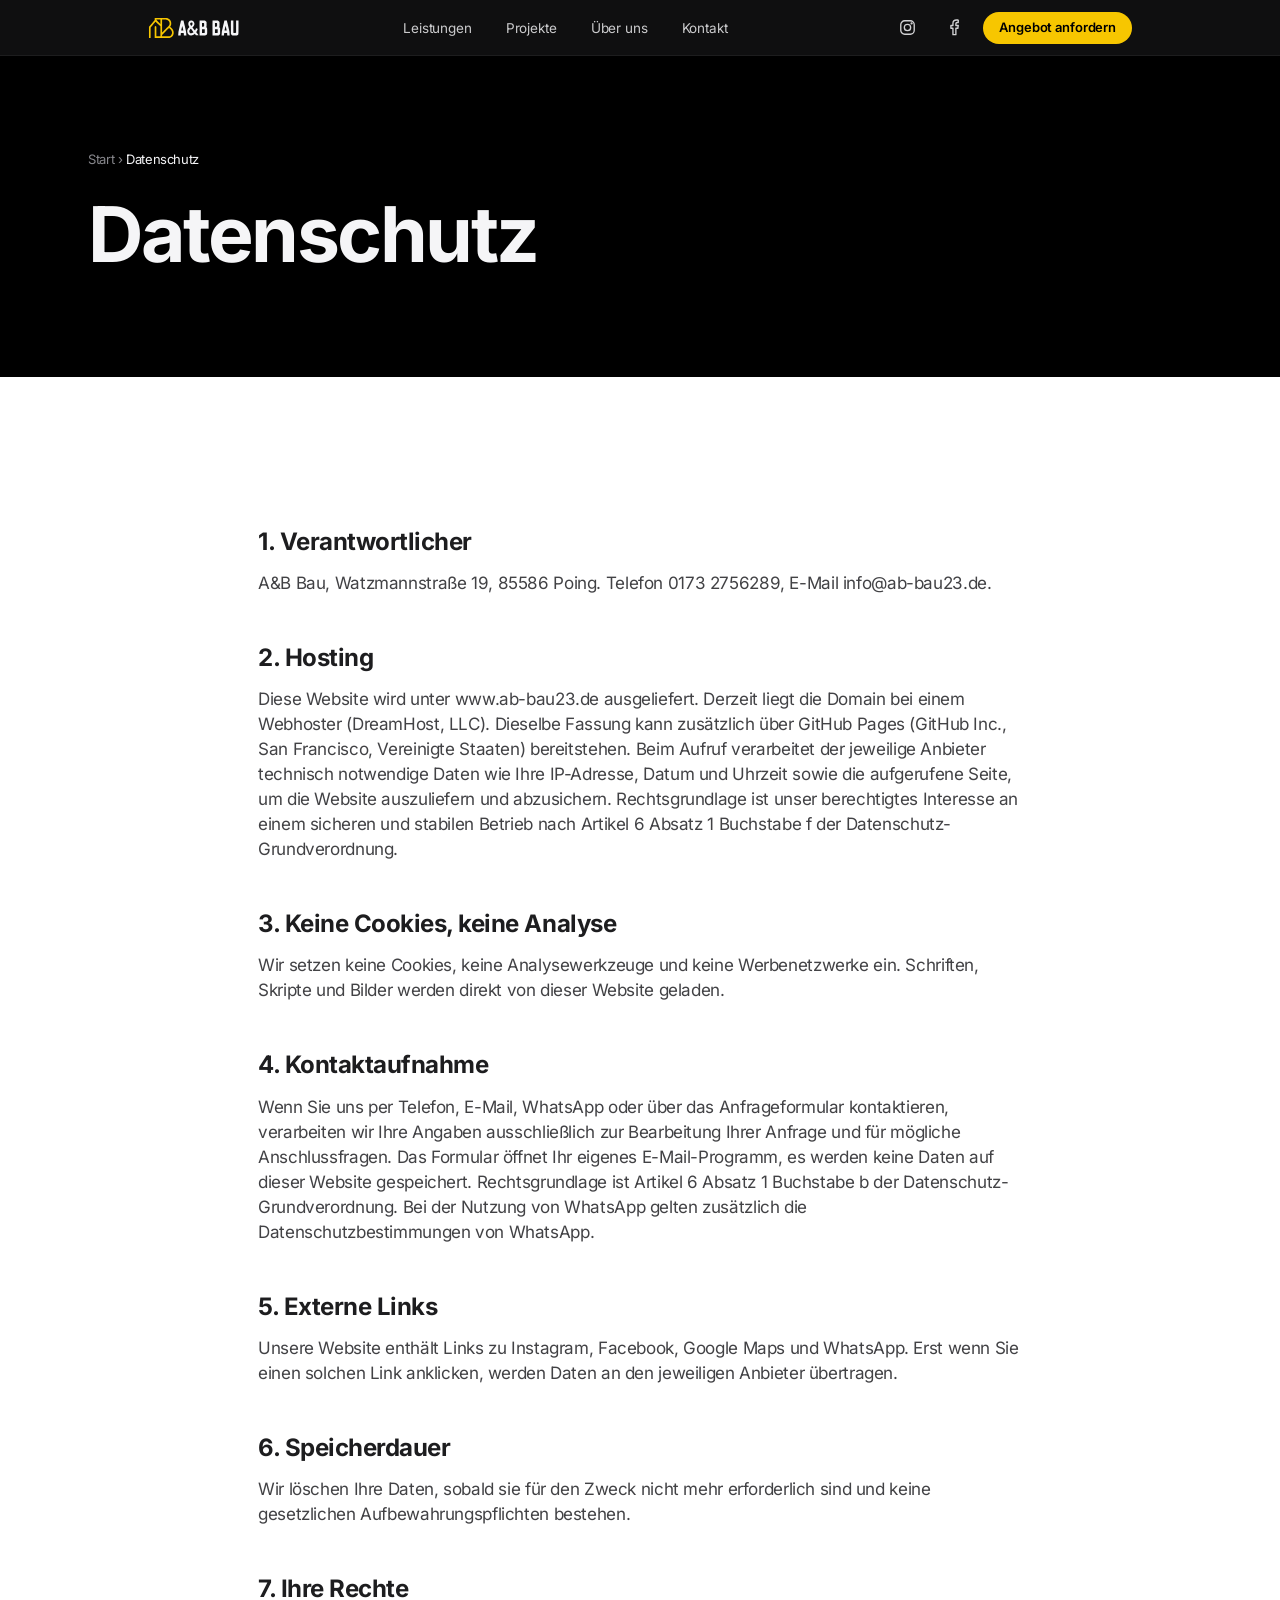
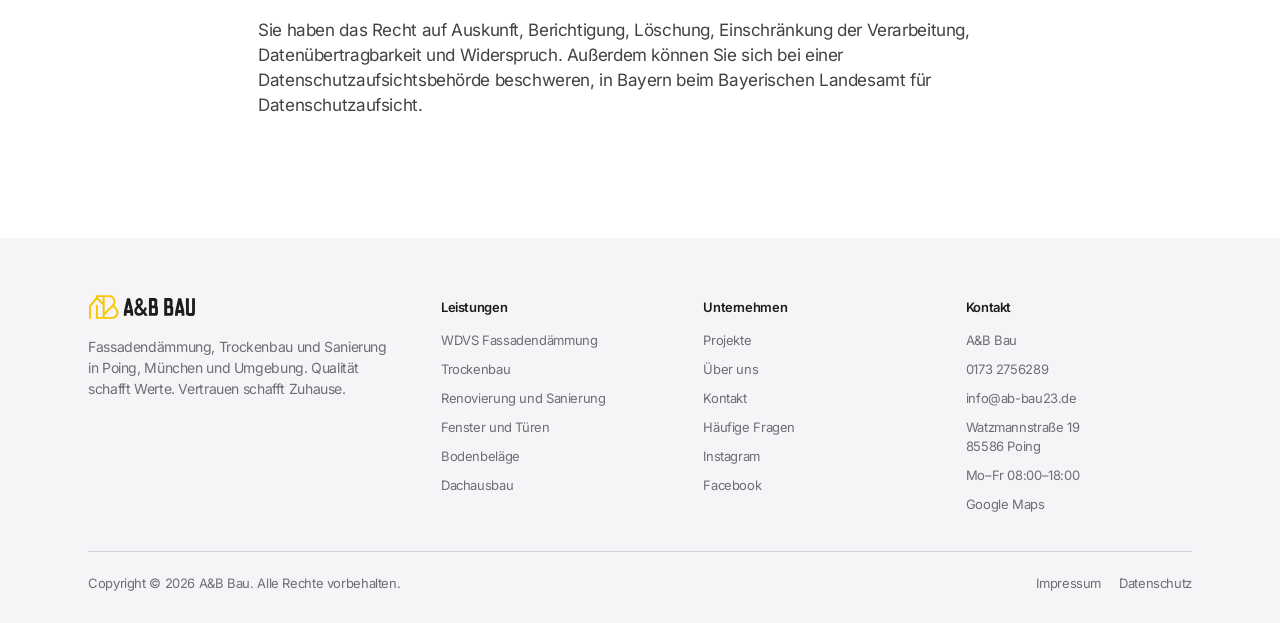
<file: datenschutz.html>
<!DOCTYPE html>
<html lang="de" class="js">
<head>
<meta charset="utf-8">
<meta name="viewport" content="width=device-width, initial-scale=1, viewport-fit=cover">
<title>Datenschutzerklärung | A&amp;B Bau, Watzmannstraße, Poing</title>
<meta name="description" content="Datenschutz von A&amp;B Bau in Poing: Verantwortlicher, Hosting, Kontaktaufnahme und Ihre Rechte. Keine Cookies und keine Analysewerkzeuge auf der Website.">
<meta name="robots" content="index, follow, max-image-preview:large">
<meta name="theme-color" content="#000000">
<link rel="canonical" href="https://www.ab-bau23.de/datenschutz.html">
<meta property="og:type" content="website">
<meta property="og:locale" content="de_DE">
<meta property="og:site_name" content="A&amp;B Bau">
<meta property="og:url" content="https://www.ab-bau23.de/datenschutz.html">
<meta property="og:title" content="Datenschutzerklärung | A&amp;B Bau, Watzmannstraße, Poing">
<meta property="og:description" content="Datenschutz von A&amp;B Bau in Poing: Verantwortlicher, Hosting, Kontaktaufnahme und Ihre Rechte. Keine Cookies und keine Analysewerkzeuge auf der Website.">
<meta property="og:image" content="https://www.ab-bau23.de/assets/img/teilen.jpg">
<meta property="og:image:width" content="1200">
<meta property="og:image:height" content="630">
<meta property="og:image:alt" content="A&amp;B Bau: Fassadendämmung und Innenausbau in Poing">
<meta name="twitter:card" content="summary_large_image">
<meta name="twitter:title" content="Datenschutzerklärung | A&amp;B Bau, Watzmannstraße, Poing">
<meta name="twitter:description" content="Datenschutz von A&amp;B Bau in Poing: Verantwortlicher, Hosting, Kontaktaufnahme und Ihre Rechte. Keine Cookies und keine Analysewerkzeuge auf der Website.">
<meta name="twitter:image" content="https://www.ab-bau23.de/assets/img/teilen.jpg">
<meta name="twitter:image:alt" content="A&amp;B Bau: Fassadendämmung und Innenausbau in Poing">
<link rel="icon" href="assets/img/favicon.svg" type="image/svg+xml">
<link rel="apple-touch-icon" href="assets/img/touch-icon.png">
<link rel="preload" href="assets/css/site.css?v=6" as="style">
<link rel="stylesheet" href="assets/css/site.css?v=6">
<script type="application/ld+json">{"@context":"https://schema.org","@graph":[{"@type":["HomeAndConstructionBusiness","LocalBusiness"],"@id":"https://www.ab-bau23.de/#betrieb","name":"A&B Bau","url":"https://www.ab-bau23.de/","image":"https://www.ab-bau23.de/assets/img/teilen.jpg","logo":"https://www.ab-bau23.de/assets/img/logo.svg","telephone":"+49-173-2756289","email":"info@ab-bau23.de","slogan":"Qualität schafft Werte. Vertrauen schafft Zuhause.","description":"Fassadendämmung, Trockenbau und Sanierung in Poing, München und Umgebung.","address":{"@type":"PostalAddress","streetAddress":"Watzmannstraße 19","postalCode":"85586","addressLocality":"Poing","addressCountry":"DE"},"openingHoursSpecification":[{"@type":"OpeningHoursSpecification","dayOfWeek":["Monday","Tuesday","Wednesday","Thursday","Friday"],"opens":"08:00","closes":"18:00"}],"openingHours":"Mo-Fr 08:00-18:00","areaServed":[{"@type":"City","name":"Poing"},{"@type":"City","name":"München"},{"@type":"AdministrativeArea","name":"Landkreis Ebersberg"},{"@type":"AdministrativeArea","name":"Landkreis Erding"},{"@type":"AdministrativeArea","name":"Landkreis München"}],"sameAs":["https://www.facebook.com/abbau23/","https://www.instagram.com/_abbau/","https://maps.google.com/?cid=13605144908475911910"],"hasMap":"https://maps.google.com/?cid=13605144908475911910","makesOffer":[{"@type":"Offer","itemOffered":{"@type":"Service","@id":"https://www.ab-bau23.de/leistungen.html#fassade","name":"WDVS Fassadendämmung","serviceType":"Wärmedämmverbundsystem","description":"Wärmedämmverbundsysteme mit Mineralwolle oder Polystyrol. Dämmplatten werden geklebt, verdübelt, armiert und verputzt.","url":"https://www.ab-bau23.de/leistungen.html#fassade","provider":{"@id":"https://www.ab-bau23.de/#betrieb"},"areaServed":[{"@type":"City","name":"Poing"},{"@type":"City","name":"München"},{"@type":"AdministrativeArea","name":"Landkreis Ebersberg"},{"@type":"AdministrativeArea","name":"Landkreis Erding"},{"@type":"AdministrativeArea","name":"Landkreis München"}]}},{"@type":"Offer","itemOffered":{"@type":"Service","@id":"https://www.ab-bau23.de/leistungen.html#trockenbau","name":"Trockenbau","serviceType":"Trockenbau","description":"Wände, Decken, Vorsatzschalen und Vorwandinstallationen für Wohnräume, Büros und Gewerbeflächen.","url":"https://www.ab-bau23.de/leistungen.html#trockenbau","provider":{"@id":"https://www.ab-bau23.de/#betrieb"},"areaServed":[{"@type":"City","name":"Poing"},{"@type":"City","name":"München"},{"@type":"AdministrativeArea","name":"Landkreis Ebersberg"},{"@type":"AdministrativeArea","name":"Landkreis Erding"},{"@type":"AdministrativeArea","name":"Landkreis München"}]}},{"@type":"Offer","itemOffered":{"@type":"Service","@id":"https://www.ab-bau23.de/leistungen.html#renovierung","name":"Renovierung und Sanierung","serviceType":"Renovierung und Sanierung","description":"Renovierung und Sanierung von Wohnungen, Häusern und Gewerbeobjekten, komplett oder Raum für Raum.","url":"https://www.ab-bau23.de/leistungen.html#renovierung","provider":{"@id":"https://www.ab-bau23.de/#betrieb"},"areaServed":[{"@type":"City","name":"Poing"},{"@type":"City","name":"München"},{"@type":"AdministrativeArea","name":"Landkreis Ebersberg"},{"@type":"AdministrativeArea","name":"Landkreis Erding"},{"@type":"AdministrativeArea","name":"Landkreis München"}]}},{"@type":"Offer","itemOffered":{"@type":"Service","@id":"https://www.ab-bau23.de/leistungen.html#fenster","name":"Fenster und Türen","serviceType":"Fenster- und Türeinbau","description":"Fenster und Türen aus deutscher Fertigung, fachgerecht und luftdicht eingebaut.","url":"https://www.ab-bau23.de/leistungen.html#fenster","provider":{"@id":"https://www.ab-bau23.de/#betrieb"},"areaServed":[{"@type":"City","name":"Poing"},{"@type":"City","name":"München"},{"@type":"AdministrativeArea","name":"Landkreis Ebersberg"},{"@type":"AdministrativeArea","name":"Landkreis Erding"},{"@type":"AdministrativeArea","name":"Landkreis München"}]}},{"@type":"Offer","itemOffered":{"@type":"Service","@id":"https://www.ab-bau23.de/leistungen.html#boden","name":"Bodenbeläge","serviceType":"Bodenverlegung","description":"Verlegen von Vinyl, Laminat und Parkett.","url":"https://www.ab-bau23.de/leistungen.html#boden","provider":{"@id":"https://www.ab-bau23.de/#betrieb"},"areaServed":[{"@type":"City","name":"Poing"},{"@type":"City","name":"München"},{"@type":"AdministrativeArea","name":"Landkreis Ebersberg"},{"@type":"AdministrativeArea","name":"Landkreis Erding"},{"@type":"AdministrativeArea","name":"Landkreis München"}]}},{"@type":"Offer","itemOffered":{"@type":"Service","@id":"https://www.ab-bau23.de/leistungen.html#dach","name":"Dachausbau","serviceType":"Dachausbau","description":"Ausbau von Dachgeschossen mit Dämmung der Dachschrägen, Trockenbau und neuen Fensteröffnungen.","url":"https://www.ab-bau23.de/leistungen.html#dach","provider":{"@id":"https://www.ab-bau23.de/#betrieb"},"areaServed":[{"@type":"City","name":"Poing"},{"@type":"City","name":"München"},{"@type":"AdministrativeArea","name":"Landkreis Ebersberg"},{"@type":"AdministrativeArea","name":"Landkreis Erding"},{"@type":"AdministrativeArea","name":"Landkreis München"}]}}]},{"@type":"WebSite","@id":"https://www.ab-bau23.de/#website","url":"https://www.ab-bau23.de/","name":"A&B Bau","inLanguage":"de-DE","publisher":{"@id":"https://www.ab-bau23.de/#betrieb"}},{"@type":"WebPage","@id":"https://www.ab-bau23.de/datenschutz.html#webpage","url":"https://www.ab-bau23.de/datenschutz.html","name":"Datenschutzerklärung | A&B Bau, Watzmannstraße, Poing","description":"Datenschutz von A&B Bau in Poing: Verantwortlicher, Hosting, Kontaktaufnahme und Ihre Rechte. Keine Cookies und keine Analysewerkzeuge auf der Website.","isPartOf":{"@id":"https://www.ab-bau23.de/#website"},"about":{"@id":"https://www.ab-bau23.de/#betrieb"},"inLanguage":"de-DE","primaryImageOfPage":{"@type":"ImageObject","url":"https://www.ab-bau23.de/assets/img/teilen.jpg","width":1200,"height":630},"breadcrumb":{"@id":"https://www.ab-bau23.de/datenschutz.html#breadcrumb"}},{"@type":"BreadcrumbList","@id":"https://www.ab-bau23.de/datenschutz.html#breadcrumb","itemListElement":[{"@type":"ListItem","position":1,"name":"Start","item":"https://www.ab-bau23.de/"},{"@type":"ListItem","position":2,"name":"Datenschutz","item":"https://www.ab-bau23.de/datenschutz.html"}]}]}</script>
</head>
<body>
<a class="sr-only" href="#inhalt">Zum Inhalt springen</a>
<header class="nav">
  <div class="nav-inner">
    <a class="nav-logo" href="index.html" aria-label="A&amp;B Bau Startseite"><svg xmlns="http://www.w3.org/2000/svg" viewBox="80 95 1040 250" role="img" aria-label="A&amp;B Bau"><g transform="translate(0,441) scale(0.1,-0.1)"><g class="mark" fill="#f7c600"><path d="M1560 3232 l0 -118 -325 -383 -325 -383 0 -639 0 -639 95 0 95 0 0
600 0 599 266 323 c147 178 273 330 281 338 11 13 50 -22 288 -260 l275 -275
0 -567 0 -568 -230 0 -230 0 0 548 0 548 -45 44 -45 44 -50 -49 -50 -49 0
-638 0 -639 843 3 842 3 67 26 c37 15 93 42 124 60 65 39 167 144 206 210 103
176 109 407 16 593 -42 83 -72 121 -217 268 l-125 128 16 17 c35 39 79 134 98
208 78 307 -90 623 -391 733 l-74 27 -702 3 -703 3 0 -119z m650 -314 l0 -253
-230 230 c-211 211 -243 249 -223 268 3 4 107 7 230 7 l223 0 0 -252z m680
241 c122 -19 215 -75 287 -172 72 -98 99 -229 72 -346 -26 -115 -43 -136 -448
-543 -212 -214 -389 -388 -393 -388 -4 0 -8 326 -8 724 l0 725 18 4 c35 9 409
6 472 -4z m430 -1076 c59 -59 121 -130 139 -156 115 -168 100 -382 -36 -528
-59 -63 -103 -92 -182 -119 l-60 -20 -391 0 -390 0 0 82 0 83 392 392 c303
303 395 390 407 383 9 -4 63 -57 121 -117z"/></g><g class="word" fill="currentColor"><path d="M4620 3060 l-65 -5 -146 -630 -146 -630 -15 -210 c-8 -115 -13 -213
-11 -217 2 -5 64 -8 137 -8 l134 0 5 53 c4 28 9 91 13 140 l6 87 163 0 163 0
5 -52 c4 -29 9 -92 13 -140 l6 -88 140 0 140 0 -6 68 c-3 37 -11 135 -17 217
l-10 150 -146 630 c-80 347 -146 631 -147 631 -6 5 -165 8 -216 4z m134 -846
c29 -126 57 -244 61 -261 l7 -33 -127 0 -126 0 5 18 c2 9 30 128 62 264 32
136 59 246 61 245 2 -2 27 -107 57 -233z"/><path d="M5677 3059 c-113 -18 -214 -97 -265 -209 -30 -67 -40 -186 -22 -269
12 -54 70 -188 106 -243 l18 -27 -70 -68 c-133 -128 -186 -241 -187 -398 -3
-400 367 -609 711 -403 30 18 74 50 97 71 24 20 45 37 48 37 3 0 35 -38 72
-85 l66 -85 156 0 c123 0 153 3 146 13 -5 6 -64 80 -130 162 -162 203 -152
183 -115 238 67 96 161 303 145 317 -5 4 -47 24 -95 44 -84 37 -108 40 -108
11 0 -19 -99 -211 -115 -225 -10 -8 -44 28 -148 161 l-136 171 73 71 c122 121
171 255 147 400 -36 219 -196 347 -394 316z m125 -232 c59 -36 80 -144 43
-222 -11 -22 -46 -66 -78 -98 l-59 -59 -35 49 c-82 114 -102 197 -64 272 37
71 127 98 193 58z m28 -912 l142 -180 -39 -33 c-69 -59 -152 -93 -225 -94
-138 -1 -218 84 -218 231 0 86 31 152 107 232 l57 60 17 -18 c10 -10 81 -99
159 -198z"/><path d="M6672 3062 c-10 -6 -12 -184 -10 -853 l3 -844 324 -3 c375 -3 391 0
465 74 74 73 77 94 74 440 -3 329 -4 332 -69 404 l-31 34 17 55 c14 47 16 93
13 286 l-3 230 -22 40 c-28 52 -78 100 -128 122 -35 15 -79 18 -330 21 -159 1
-296 -1 -303 -6z m492 -298 c13 -13 16 -45 16 -191 0 -222 6 -213 -137 -213
l-103 0 0 210 0 210 104 0 c82 0 108 -3 120 -16z m66 -704 l20 -20 0 -180 0
-180 -20 -20 -20 -20 -135 0 -135 0 0 220 0 220 135 0 135 0 20 -20z"/><path d="M8143 3064 c-10 -5 -13 -185 -13 -855 l0 -850 343 3 342 3 38 19 c49
24 92 67 120 120 l22 41 0 315 0 315 -19 35 c-10 19 -32 49 -48 67 l-31 32 17
63 c15 53 17 100 14 288 l-3 225 -22 40 c-28 52 -78 100 -128 122 -35 15 -78
18 -330 20 -159 1 -296 0 -302 -3z m489 -301 c16 -14 18 -34 18 -191 0 -221 6
-212 -137 -212 l-103 0 0 210 0 210 102 0 c80 0 105 -3 120 -17z m68 -703 l20
-20 0 -180 0 -180 -20 -20 -20 -20 -135 0 -135 0 0 220 0 220 135 0 135 0 20
-20z"/><path d="M9543 3062 c-35 -2 -63 -5 -63 -8 0 -3 -65 -285 -144 -628 l-144
-622 -16 -212 c-9 -117 -16 -217 -16 -222 0 -7 49 -10 138 -8 l137 3 8 95 c4
52 10 114 13 138 l5 42 163 0 164 0 6 -97 c4 -54 9 -117 13 -140 l5 -43 132 0
c73 0 135 2 137 4 2 3 -3 105 -12 228 l-17 223 -142 615 c-78 338 -145 618
-149 621 -8 8 -139 15 -218 11z m142 -867 c31 -132 58 -248 61 -257 l5 -18
-125 0 c-69 0 -126 4 -126 9 0 9 108 474 117 506 8 25 2 44 68 -240z"/><path d="M10224 3047 c-2 -7 -3 -350 -2 -763 l3 -749 22 -41 c12 -22 39 -56
59 -74 72 -63 84 -65 349 -65 l240 0 47 24 c53 26 102 77 127 130 14 32 16
115 16 791 l0 755 -137 3 -138 3 0 -694 0 -694 -18 -16 c-15 -14 -41 -17 -139
-17 -103 0 -122 3 -136 18 l-17 19 0 691 0 692 -135 0 c-102 0 -137 -3 -141
-13z"/></g></g></svg></a>
    <ul class="nav-links"><li><a href="leistungen.html">Leistungen</a></li><li><a href="projekte.html">Projekte</a></li><li><a href="ueber-uns.html">Über uns</a></li><li><a href="kontakt.html">Kontakt</a></li></ul>
    <div class="nav-cta">
      <a class="nav-ig" href="https://www.instagram.com/_abbau/" target="_blank" rel="noopener" aria-label="A&amp;B Bau auf Instagram"><svg viewBox="0 0 24 24" fill="none" stroke="currentColor" stroke-width="1.7" stroke-linecap="round" stroke-linejoin="round" aria-hidden="true"><rect x="3.5" y="3.5" width="17" height="17" rx="5"/><circle cx="12" cy="12" r="4"/><circle cx="17.2" cy="6.8" r=".6" fill="currentColor"/></svg></a>
      <a class="nav-ig" href="https://www.facebook.com/abbau23/" target="_blank" rel="noopener" aria-label="A&amp;B Bau auf Facebook"><svg viewBox="0 0 24 24" fill="none" stroke="currentColor" stroke-width="1.7" stroke-linecap="round" stroke-linejoin="round" aria-hidden="true"><path d="M15 21v-8h2.5l.5-3.5H15V7.4c0-1 .3-1.7 1.8-1.7H18V2.6c-.3 0-1.3-.1-2.5-.1-2.5 0-4.2 1.5-4.2 4.3v2.7H8.7V13H11.3v8H15z"/></svg></a>
      <a class="btn btn-yellow" href="kontakt.html">Angebot anfordern</a>
      <button class="nav-burger" aria-label="Menü" aria-expanded="false" aria-controls="nav-sheet"><span></span><span></span></button>
    </div>
  </div>
</header>
<div class="nav-sheet" id="nav-sheet"><a class="item" href="index.html">Start</a><a class="item" href="leistungen.html">Leistungen</a><a class="item" href="projekte.html">Projekte</a><a class="item" href="ueber-uns.html">Über uns</a><a class="item" href="kontakt.html">Kontakt</a><a class="btn btn-yellow" href="tel:+491732756289"><svg viewBox="0 0 24 24" fill="none" stroke="currentColor" stroke-width="1.7" stroke-linecap="round" stroke-linejoin="round" aria-hidden="true"><path d="M5 4h3l2 5-2.5 1.5a11 11 0 005 5L14 13l5 2v3a2 2 0 01-2 2A15 15 0 013 6a2 2 0 012-2z"/></svg> 0173 2756289</a></div>
<main id="inhalt">

<section class="page-hero"><div class="wrap"><nav class="crumbs" aria-label="Brotkrumen"><a href="index.html">Start</a><span aria-hidden="true"> › </span><span aria-current="page">Datenschutz</span></nav><h1 class="h1">Datenschutz</h1></div></section>
<section class="pad-s" data-nav="light"><div class="wrap wrap-narrow legal">
<h2>1. Verantwortlicher</h2>
<p>A&amp;B Bau, Watzmannstraße 19, 85586 Poing. Telefon 0173 2756289, E-Mail info@ab-bau23.de.</p>
<h2>2. Hosting</h2>
<p>Diese Website wird unter www.ab-bau23.de ausgeliefert. Derzeit liegt die Domain bei einem Webhoster (DreamHost, LLC). Dieselbe Fassung kann zusätzlich über GitHub Pages (GitHub Inc., San Francisco, Vereinigte Staaten) bereitstehen. Beim Aufruf verarbeitet der jeweilige Anbieter technisch notwendige Daten wie Ihre IP-Adresse, Datum und Uhrzeit sowie die aufgerufene Seite, um die Website auszuliefern und abzusichern. Rechtsgrundlage ist unser berechtigtes Interesse an einem sicheren und stabilen Betrieb nach Artikel 6 Absatz 1 Buchstabe f der Datenschutz-Grundverordnung.</p>
<h2>3. Keine Cookies, keine Analyse</h2>
<p>Wir setzen keine Cookies, keine Analysewerkzeuge und keine Werbenetzwerke ein. Schriften, Skripte und Bilder werden direkt von dieser Website geladen.</p>
<h2>4. Kontaktaufnahme</h2>
<p>Wenn Sie uns per Telefon, E-Mail, WhatsApp oder über das Anfrageformular kontaktieren, verarbeiten wir Ihre Angaben ausschließlich zur Bearbeitung Ihrer Anfrage und für mögliche Anschlussfragen. Das Formular öffnet Ihr eigenes E-Mail-Programm, es werden keine Daten auf dieser Website gespeichert. Rechtsgrundlage ist Artikel 6 Absatz 1 Buchstabe b der Datenschutz-Grundverordnung. Bei der Nutzung von WhatsApp gelten zusätzlich die Datenschutzbestimmungen von WhatsApp.</p>
<h2>5. Externe Links</h2>
<p>Unsere Website enthält Links zu Instagram, Facebook, Google Maps und WhatsApp. Erst wenn Sie einen solchen Link anklicken, werden Daten an den jeweiligen Anbieter übertragen.</p>
<h2>6. Speicherdauer</h2>
<p>Wir löschen Ihre Daten, sobald sie für den Zweck nicht mehr erforderlich sind und keine gesetzlichen Aufbewahrungspflichten bestehen.</p>
<h2>7. Ihre Rechte</h2>
<p>Sie haben das Recht auf Auskunft, Berichtigung, Löschung, Einschränkung der Verarbeitung, Datenübertragbarkeit und Widerspruch. Außerdem können Sie sich bei einer Datenschutzaufsichtsbehörde beschweren, in Bayern beim Bayerischen Landesamt für Datenschutzaufsicht.</p>
</div></section>
</main>
<footer class="foot" data-nav="light">
  <div class="wrap">
    <div class="foot-top">
      <div class="foot-brand">
        <svg xmlns="http://www.w3.org/2000/svg" viewBox="80 95 1040 250" aria-hidden="true" aria-label="A&amp;B Bau"><g transform="translate(0,441) scale(0.1,-0.1)"><g class="mark" fill="#f7c600"><path d="M1560 3232 l0 -118 -325 -383 -325 -383 0 -639 0 -639 95 0 95 0 0
600 0 599 266 323 c147 178 273 330 281 338 11 13 50 -22 288 -260 l275 -275
0 -567 0 -568 -230 0 -230 0 0 548 0 548 -45 44 -45 44 -50 -49 -50 -49 0
-638 0 -639 843 3 842 3 67 26 c37 15 93 42 124 60 65 39 167 144 206 210 103
176 109 407 16 593 -42 83 -72 121 -217 268 l-125 128 16 17 c35 39 79 134 98
208 78 307 -90 623 -391 733 l-74 27 -702 3 -703 3 0 -119z m650 -314 l0 -253
-230 230 c-211 211 -243 249 -223 268 3 4 107 7 230 7 l223 0 0 -252z m680
241 c122 -19 215 -75 287 -172 72 -98 99 -229 72 -346 -26 -115 -43 -136 -448
-543 -212 -214 -389 -388 -393 -388 -4 0 -8 326 -8 724 l0 725 18 4 c35 9 409
6 472 -4z m430 -1076 c59 -59 121 -130 139 -156 115 -168 100 -382 -36 -528
-59 -63 -103 -92 -182 -119 l-60 -20 -391 0 -390 0 0 82 0 83 392 392 c303
303 395 390 407 383 9 -4 63 -57 121 -117z"/></g><g class="word" fill="currentColor"><path d="M4620 3060 l-65 -5 -146 -630 -146 -630 -15 -210 c-8 -115 -13 -213
-11 -217 2 -5 64 -8 137 -8 l134 0 5 53 c4 28 9 91 13 140 l6 87 163 0 163 0
5 -52 c4 -29 9 -92 13 -140 l6 -88 140 0 140 0 -6 68 c-3 37 -11 135 -17 217
l-10 150 -146 630 c-80 347 -146 631 -147 631 -6 5 -165 8 -216 4z m134 -846
c29 -126 57 -244 61 -261 l7 -33 -127 0 -126 0 5 18 c2 9 30 128 62 264 32
136 59 246 61 245 2 -2 27 -107 57 -233z"/><path d="M5677 3059 c-113 -18 -214 -97 -265 -209 -30 -67 -40 -186 -22 -269
12 -54 70 -188 106 -243 l18 -27 -70 -68 c-133 -128 -186 -241 -187 -398 -3
-400 367 -609 711 -403 30 18 74 50 97 71 24 20 45 37 48 37 3 0 35 -38 72
-85 l66 -85 156 0 c123 0 153 3 146 13 -5 6 -64 80 -130 162 -162 203 -152
183 -115 238 67 96 161 303 145 317 -5 4 -47 24 -95 44 -84 37 -108 40 -108
11 0 -19 -99 -211 -115 -225 -10 -8 -44 28 -148 161 l-136 171 73 71 c122 121
171 255 147 400 -36 219 -196 347 -394 316z m125 -232 c59 -36 80 -144 43
-222 -11 -22 -46 -66 -78 -98 l-59 -59 -35 49 c-82 114 -102 197 -64 272 37
71 127 98 193 58z m28 -912 l142 -180 -39 -33 c-69 -59 -152 -93 -225 -94
-138 -1 -218 84 -218 231 0 86 31 152 107 232 l57 60 17 -18 c10 -10 81 -99
159 -198z"/><path d="M6672 3062 c-10 -6 -12 -184 -10 -853 l3 -844 324 -3 c375 -3 391 0
465 74 74 73 77 94 74 440 -3 329 -4 332 -69 404 l-31 34 17 55 c14 47 16 93
13 286 l-3 230 -22 40 c-28 52 -78 100 -128 122 -35 15 -79 18 -330 21 -159 1
-296 -1 -303 -6z m492 -298 c13 -13 16 -45 16 -191 0 -222 6 -213 -137 -213
l-103 0 0 210 0 210 104 0 c82 0 108 -3 120 -16z m66 -704 l20 -20 0 -180 0
-180 -20 -20 -20 -20 -135 0 -135 0 0 220 0 220 135 0 135 0 20 -20z"/><path d="M8143 3064 c-10 -5 -13 -185 -13 -855 l0 -850 343 3 342 3 38 19 c49
24 92 67 120 120 l22 41 0 315 0 315 -19 35 c-10 19 -32 49 -48 67 l-31 32 17
63 c15 53 17 100 14 288 l-3 225 -22 40 c-28 52 -78 100 -128 122 -35 15 -78
18 -330 20 -159 1 -296 0 -302 -3z m489 -301 c16 -14 18 -34 18 -191 0 -221 6
-212 -137 -212 l-103 0 0 210 0 210 102 0 c80 0 105 -3 120 -17z m68 -703 l20
-20 0 -180 0 -180 -20 -20 -20 -20 -135 0 -135 0 0 220 0 220 135 0 135 0 20
-20z"/><path d="M9543 3062 c-35 -2 -63 -5 -63 -8 0 -3 -65 -285 -144 -628 l-144
-622 -16 -212 c-9 -117 -16 -217 -16 -222 0 -7 49 -10 138 -8 l137 3 8 95 c4
52 10 114 13 138 l5 42 163 0 164 0 6 -97 c4 -54 9 -117 13 -140 l5 -43 132 0
c73 0 135 2 137 4 2 3 -3 105 -12 228 l-17 223 -142 615 c-78 338 -145 618
-149 621 -8 8 -139 15 -218 11z m142 -867 c31 -132 58 -248 61 -257 l5 -18
-125 0 c-69 0 -126 4 -126 9 0 9 108 474 117 506 8 25 2 44 68 -240z"/><path d="M10224 3047 c-2 -7 -3 -350 -2 -763 l3 -749 22 -41 c12 -22 39 -56
59 -74 72 -63 84 -65 349 -65 l240 0 47 24 c53 26 102 77 127 130 14 32 16
115 16 791 l0 755 -137 3 -138 3 0 -694 0 -694 -18 -16 c-15 -14 -41 -17 -139
-17 -103 0 -122 3 -136 18 l-17 19 0 691 0 692 -135 0 c-102 0 -137 -3 -141
-13z"/></g></g></svg>
        <p>Fassadendämmung, Trockenbau und Sanierung in Poing, München und Umgebung. Qualität schafft Werte. Vertrauen schafft Zuhause.</p>
      </div>
      <div><p class="foot-label">Leistungen</p><ul>
        <li><a href="leistungen.html#fassade">WDVS Fassadendämmung</a></li>
        <li><a href="leistungen.html#trockenbau">Trockenbau</a></li>
        <li><a href="leistungen.html#renovierung">Renovierung und Sanierung</a></li>
        <li><a href="leistungen.html#fenster">Fenster und Türen</a></li>
        <li><a href="leistungen.html#boden">Bodenbeläge</a></li>
        <li><a href="leistungen.html#dach">Dachausbau</a></li>
      </ul></div>
      <div><p class="foot-label">Unternehmen</p><ul>
        <li><a href="projekte.html">Projekte</a></li>
        <li><a href="ueber-uns.html">Über uns</a></li>
        <li><a href="kontakt.html">Kontakt</a></li>
        <li><a href="index.html#faq">Häufige Fragen</a></li>
        <li><a href="https://www.instagram.com/_abbau/" target="_blank" rel="noopener">Instagram</a></li>
        <li><a href="https://www.facebook.com/abbau23/" target="_blank" rel="noopener">Facebook</a></li>
      </ul></div>
      <div><p class="foot-label">Kontakt</p><ul>
        <li>A&amp;B Bau</li>
        <li><a href="tel:+491732756289">0173 2756289</a></li>
        <li><a href="mailto:info@ab-bau23.de">info@ab-bau23.de</a></li>
        <li>Watzmannstraße 19<br>85586 Poing</li>
        <li>Mo–Fr 08:00–18:00</li>
        <li><a href="https://maps.google.com/?cid=13605144908475911910" target="_blank" rel="noopener">Google Maps</a></li>
      </ul></div>
    </div>
    <div class="foot-bottom">
      <span>Copyright © <span data-year>2026</span> A&amp;B Bau. Alle Rechte vorbehalten.</span>
      <nav><a href="impressum.html">Impressum</a><a href="datenschutz.html">Datenschutz</a></nav>
    </div>
  </div>
</footer>
<a class="fab" href="tel:+491732756289" aria-label="Jetzt anrufen"><svg viewBox="0 0 24 24" fill="none" stroke="currentColor" stroke-width="1.7" stroke-linecap="round" stroke-linejoin="round" aria-hidden="true"><path d="M5 4h3l2 5-2.5 1.5a11 11 0 005 5L14 13l5 2v3a2 2 0 01-2 2A15 15 0 013 6a2 2 0 012-2z"/></svg> Anrufen</a>
<script src="assets/js/site.js?v=6" defer></script>
</body>
</html>
</file>
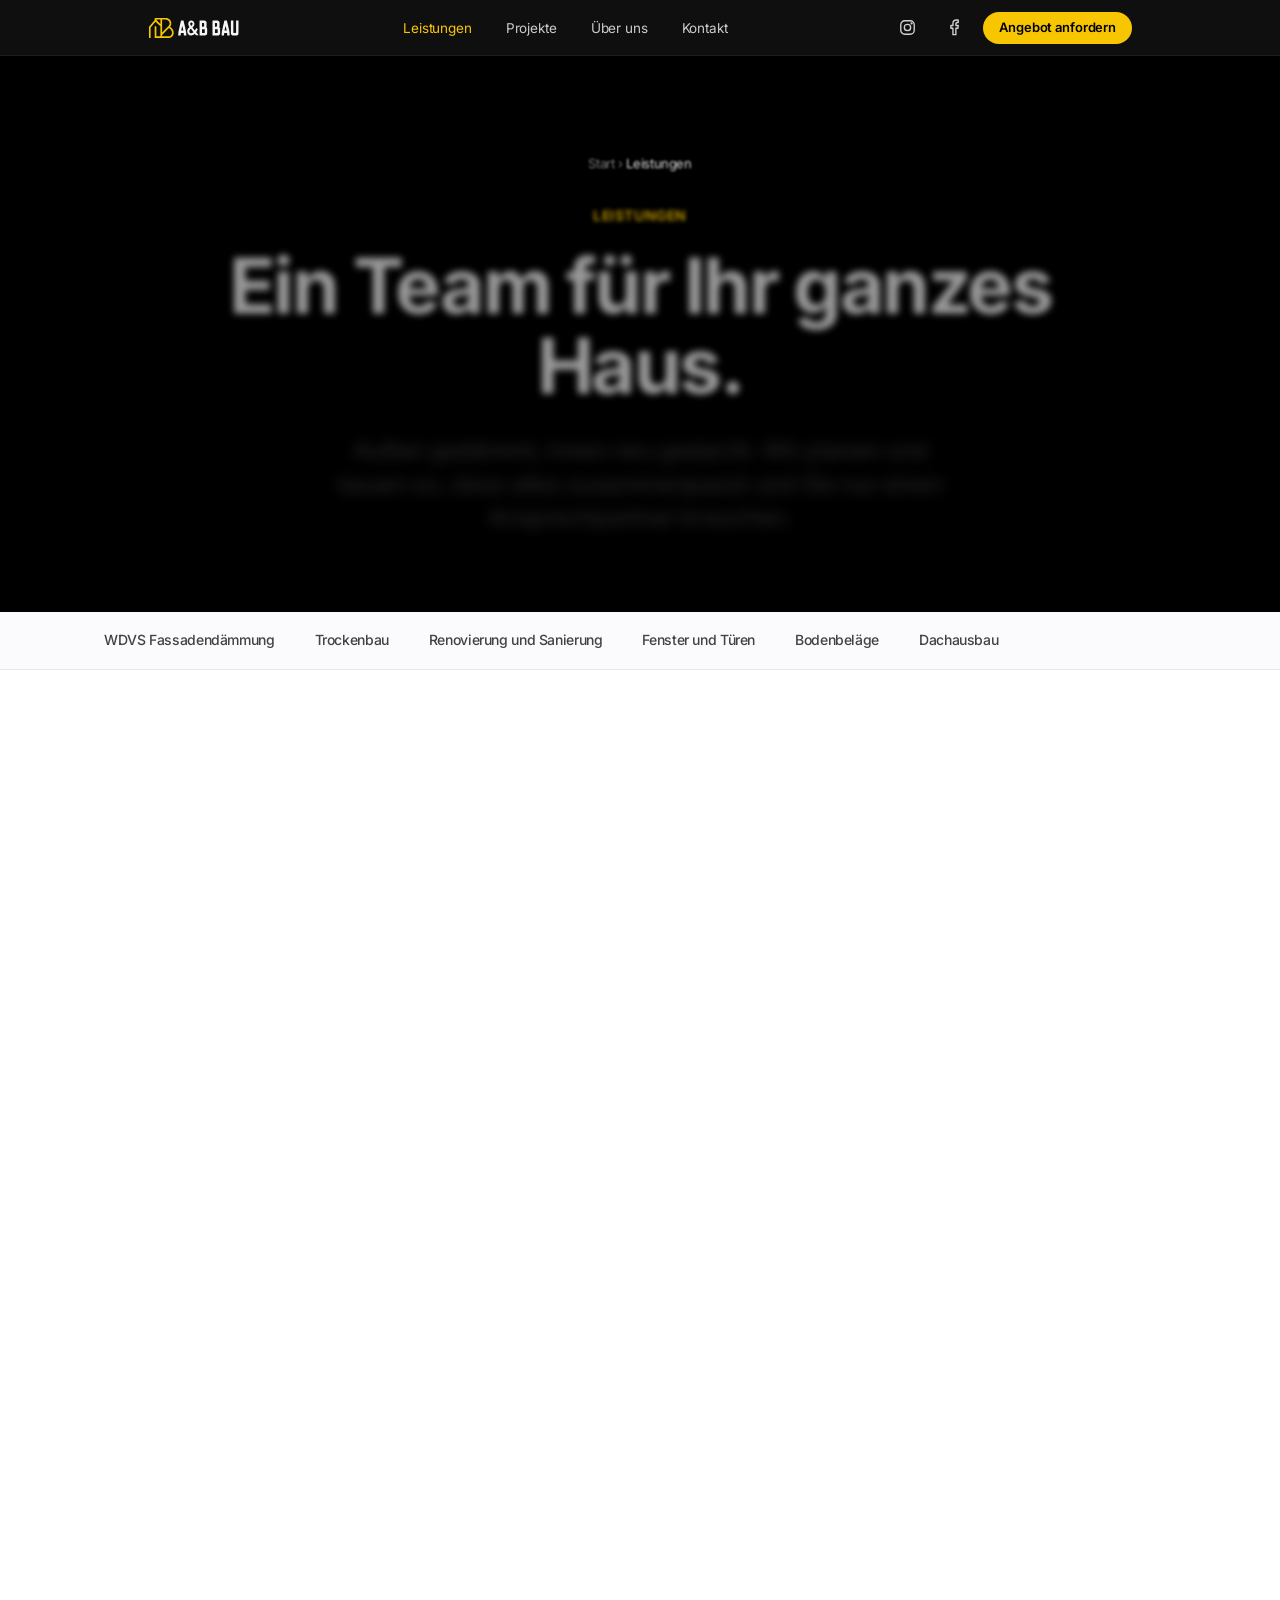
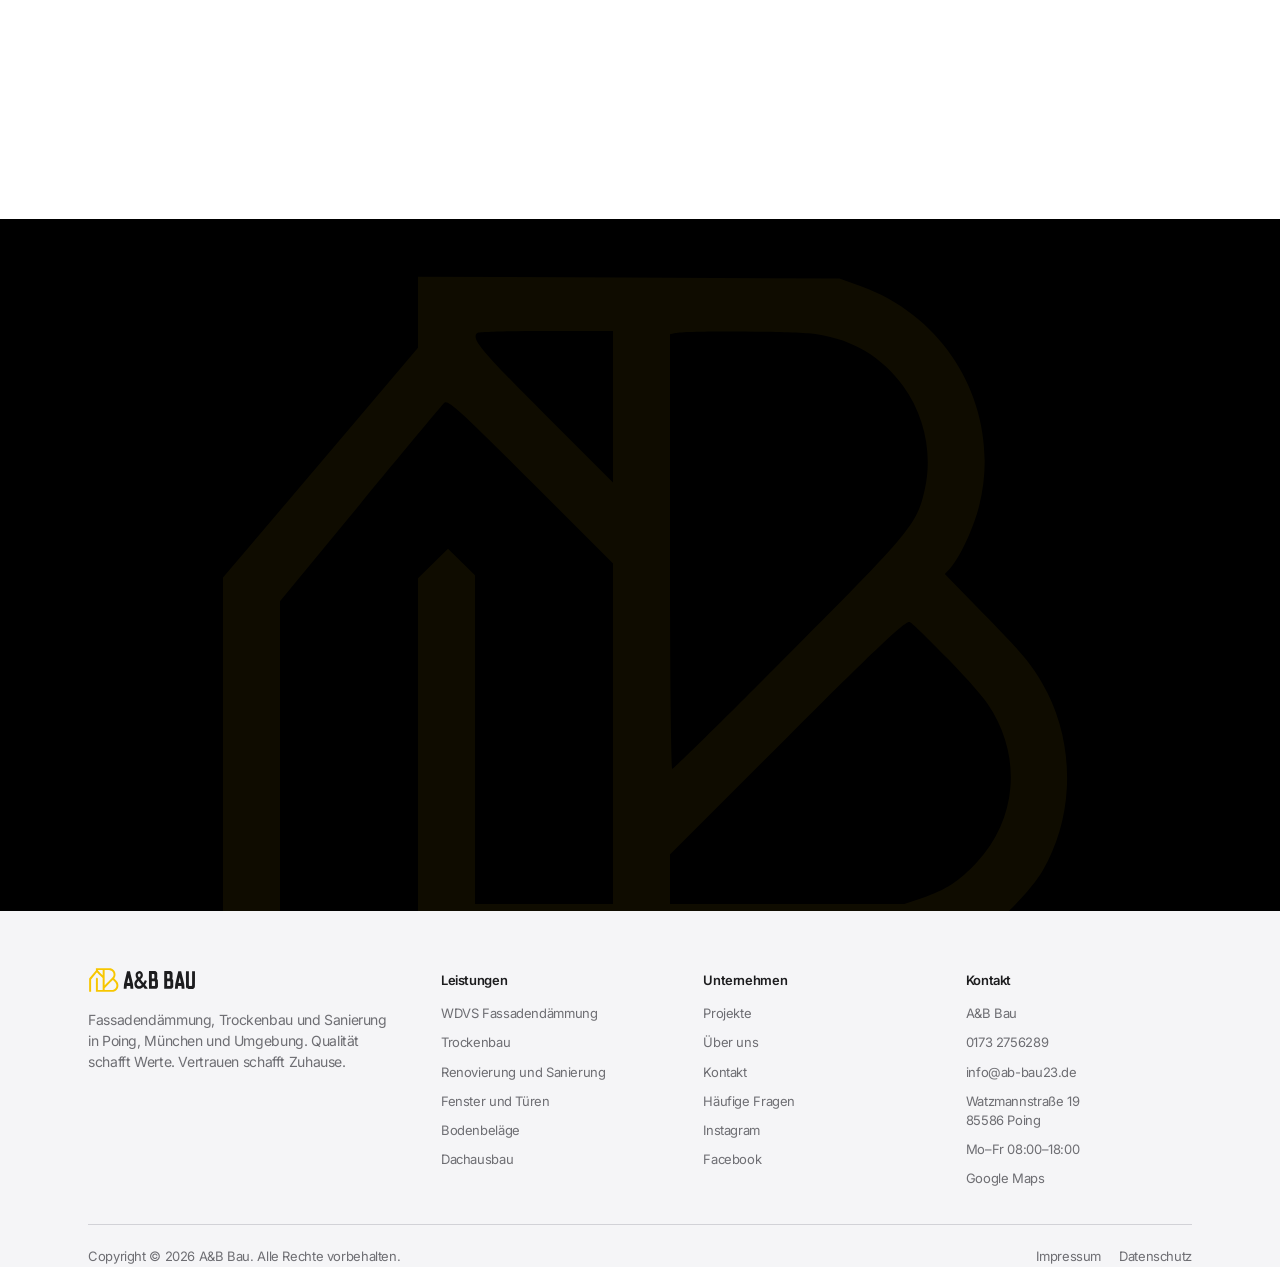
<file: dienstleistungen.html>
<!DOCTYPE html>
<html lang="de">
<head>
<meta charset="utf-8">
<meta name="viewport" content="width=device-width, initial-scale=1">
<title>Weiterleitung zu den Leistungen | A&amp;B Bau</title>
<meta name="robots" content="noindex, follow">
<link rel="canonical" href="https://www.ab-bau23.de/leistungen.html">
<meta http-equiv="refresh" content="0; url=leistungen.html">
<link rel="icon" href="assets/img/favicon.svg" type="image/svg+xml">
</head>
<body>
<p>Diese Seite ist umgezogen: <a href="leistungen.html">Leistungen von A&amp;B Bau</a>.</p>
</body>
</html>
</file>
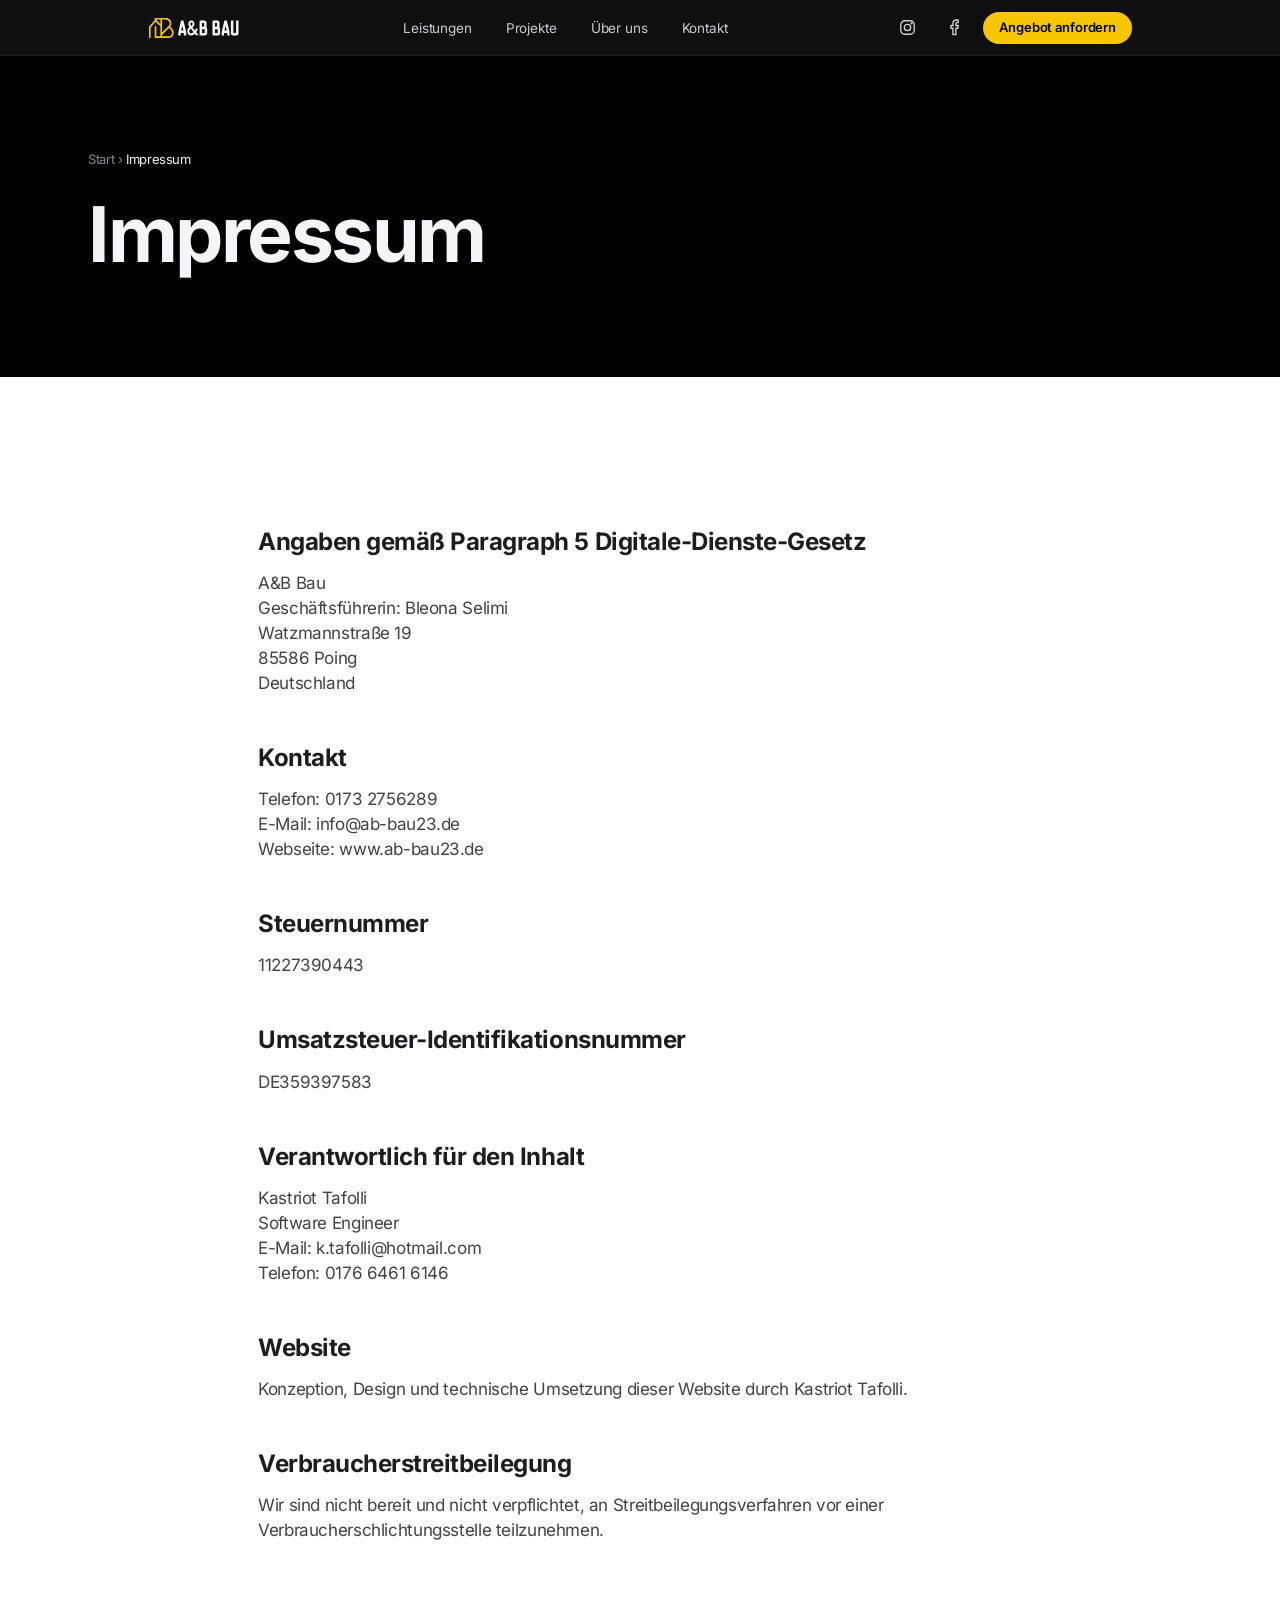
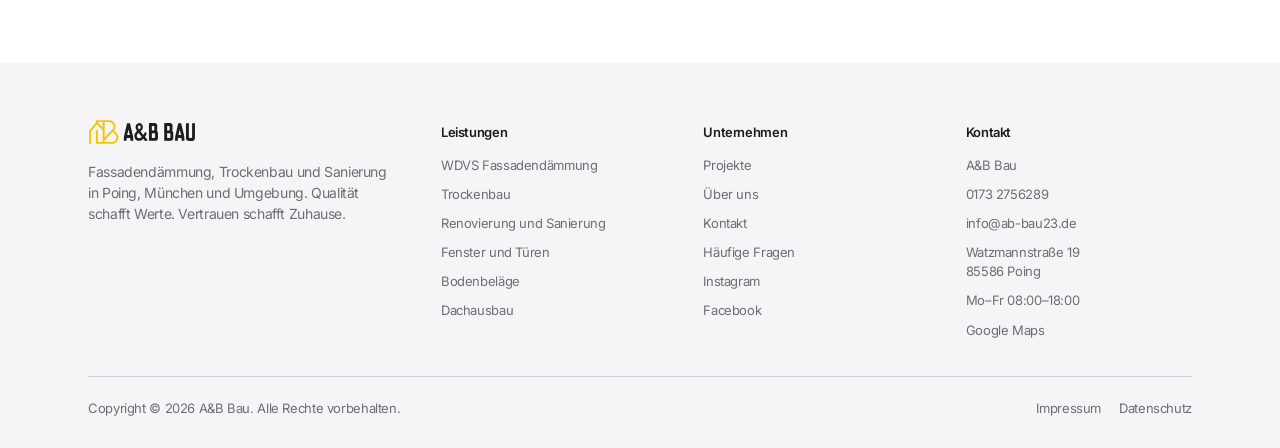
<file: impressum.html>
<!DOCTYPE html>
<html lang="de" class="js">
<head>
<meta charset="utf-8">
<meta name="viewport" content="width=device-width, initial-scale=1, viewport-fit=cover">
<title>Impressum | A&amp;B Bau, Watzmannstraße 19, 85586 Poing</title>
<meta name="description" content="Impressum von A&amp;B Bau, Watzmannstraße 19, 85586 Poing. Telefon 0173 2756289, E-Mail info@ab-bau23.de. Angaben zum Verantwortlichen der Website nach dem DDG.">
<meta name="robots" content="index, follow, max-image-preview:large">
<meta name="theme-color" content="#000000">
<link rel="canonical" href="https://www.ab-bau23.de/impressum.html">
<meta property="og:type" content="website">
<meta property="og:locale" content="de_DE">
<meta property="og:site_name" content="A&amp;B Bau">
<meta property="og:url" content="https://www.ab-bau23.de/impressum.html">
<meta property="og:title" content="Impressum | A&amp;B Bau, Watzmannstraße 19, 85586 Poing">
<meta property="og:description" content="Impressum von A&amp;B Bau, Watzmannstraße 19, 85586 Poing. Telefon 0173 2756289, E-Mail info@ab-bau23.de. Angaben zum Verantwortlichen der Website nach dem DDG.">
<meta property="og:image" content="https://www.ab-bau23.de/assets/img/teilen.jpg">
<meta property="og:image:width" content="1200">
<meta property="og:image:height" content="630">
<meta property="og:image:alt" content="A&amp;B Bau: Fassadendämmung und Innenausbau in Poing">
<meta name="twitter:card" content="summary_large_image">
<meta name="twitter:title" content="Impressum | A&amp;B Bau, Watzmannstraße 19, 85586 Poing">
<meta name="twitter:description" content="Impressum von A&amp;B Bau, Watzmannstraße 19, 85586 Poing. Telefon 0173 2756289, E-Mail info@ab-bau23.de. Angaben zum Verantwortlichen der Website nach dem DDG.">
<meta name="twitter:image" content="https://www.ab-bau23.de/assets/img/teilen.jpg">
<meta name="twitter:image:alt" content="A&amp;B Bau: Fassadendämmung und Innenausbau in Poing">
<link rel="icon" href="assets/img/favicon.svg" type="image/svg+xml">
<link rel="apple-touch-icon" href="assets/img/touch-icon.png">
<link rel="preload" href="assets/css/site.css?v=6" as="style">
<link rel="stylesheet" href="assets/css/site.css?v=6">
<script type="application/ld+json">{"@context":"https://schema.org","@graph":[{"@type":["HomeAndConstructionBusiness","LocalBusiness"],"@id":"https://www.ab-bau23.de/#betrieb","name":"A&B Bau","url":"https://www.ab-bau23.de/","image":"https://www.ab-bau23.de/assets/img/teilen.jpg","logo":"https://www.ab-bau23.de/assets/img/logo.svg","telephone":"+49-173-2756289","email":"info@ab-bau23.de","slogan":"Qualität schafft Werte. Vertrauen schafft Zuhause.","description":"Fassadendämmung, Trockenbau und Sanierung in Poing, München und Umgebung.","address":{"@type":"PostalAddress","streetAddress":"Watzmannstraße 19","postalCode":"85586","addressLocality":"Poing","addressCountry":"DE"},"openingHoursSpecification":[{"@type":"OpeningHoursSpecification","dayOfWeek":["Monday","Tuesday","Wednesday","Thursday","Friday"],"opens":"08:00","closes":"18:00"}],"openingHours":"Mo-Fr 08:00-18:00","areaServed":[{"@type":"City","name":"Poing"},{"@type":"City","name":"München"},{"@type":"AdministrativeArea","name":"Landkreis Ebersberg"},{"@type":"AdministrativeArea","name":"Landkreis Erding"},{"@type":"AdministrativeArea","name":"Landkreis München"}],"sameAs":["https://www.facebook.com/abbau23/","https://www.instagram.com/_abbau/","https://maps.google.com/?cid=13605144908475911910"],"hasMap":"https://maps.google.com/?cid=13605144908475911910","makesOffer":[{"@type":"Offer","itemOffered":{"@type":"Service","@id":"https://www.ab-bau23.de/leistungen.html#fassade","name":"WDVS Fassadendämmung","serviceType":"Wärmedämmverbundsystem","description":"Wärmedämmverbundsysteme mit Mineralwolle oder Polystyrol. Dämmplatten werden geklebt, verdübelt, armiert und verputzt.","url":"https://www.ab-bau23.de/leistungen.html#fassade","provider":{"@id":"https://www.ab-bau23.de/#betrieb"},"areaServed":[{"@type":"City","name":"Poing"},{"@type":"City","name":"München"},{"@type":"AdministrativeArea","name":"Landkreis Ebersberg"},{"@type":"AdministrativeArea","name":"Landkreis Erding"},{"@type":"AdministrativeArea","name":"Landkreis München"}]}},{"@type":"Offer","itemOffered":{"@type":"Service","@id":"https://www.ab-bau23.de/leistungen.html#trockenbau","name":"Trockenbau","serviceType":"Trockenbau","description":"Wände, Decken, Vorsatzschalen und Vorwandinstallationen für Wohnräume, Büros und Gewerbeflächen.","url":"https://www.ab-bau23.de/leistungen.html#trockenbau","provider":{"@id":"https://www.ab-bau23.de/#betrieb"},"areaServed":[{"@type":"City","name":"Poing"},{"@type":"City","name":"München"},{"@type":"AdministrativeArea","name":"Landkreis Ebersberg"},{"@type":"AdministrativeArea","name":"Landkreis Erding"},{"@type":"AdministrativeArea","name":"Landkreis München"}]}},{"@type":"Offer","itemOffered":{"@type":"Service","@id":"https://www.ab-bau23.de/leistungen.html#renovierung","name":"Renovierung und Sanierung","serviceType":"Renovierung und Sanierung","description":"Renovierung und Sanierung von Wohnungen, Häusern und Gewerbeobjekten, komplett oder Raum für Raum.","url":"https://www.ab-bau23.de/leistungen.html#renovierung","provider":{"@id":"https://www.ab-bau23.de/#betrieb"},"areaServed":[{"@type":"City","name":"Poing"},{"@type":"City","name":"München"},{"@type":"AdministrativeArea","name":"Landkreis Ebersberg"},{"@type":"AdministrativeArea","name":"Landkreis Erding"},{"@type":"AdministrativeArea","name":"Landkreis München"}]}},{"@type":"Offer","itemOffered":{"@type":"Service","@id":"https://www.ab-bau23.de/leistungen.html#fenster","name":"Fenster und Türen","serviceType":"Fenster- und Türeinbau","description":"Fenster und Türen aus deutscher Fertigung, fachgerecht und luftdicht eingebaut.","url":"https://www.ab-bau23.de/leistungen.html#fenster","provider":{"@id":"https://www.ab-bau23.de/#betrieb"},"areaServed":[{"@type":"City","name":"Poing"},{"@type":"City","name":"München"},{"@type":"AdministrativeArea","name":"Landkreis Ebersberg"},{"@type":"AdministrativeArea","name":"Landkreis Erding"},{"@type":"AdministrativeArea","name":"Landkreis München"}]}},{"@type":"Offer","itemOffered":{"@type":"Service","@id":"https://www.ab-bau23.de/leistungen.html#boden","name":"Bodenbeläge","serviceType":"Bodenverlegung","description":"Verlegen von Vinyl, Laminat und Parkett.","url":"https://www.ab-bau23.de/leistungen.html#boden","provider":{"@id":"https://www.ab-bau23.de/#betrieb"},"areaServed":[{"@type":"City","name":"Poing"},{"@type":"City","name":"München"},{"@type":"AdministrativeArea","name":"Landkreis Ebersberg"},{"@type":"AdministrativeArea","name":"Landkreis Erding"},{"@type":"AdministrativeArea","name":"Landkreis München"}]}},{"@type":"Offer","itemOffered":{"@type":"Service","@id":"https://www.ab-bau23.de/leistungen.html#dach","name":"Dachausbau","serviceType":"Dachausbau","description":"Ausbau von Dachgeschossen mit Dämmung der Dachschrägen, Trockenbau und neuen Fensteröffnungen.","url":"https://www.ab-bau23.de/leistungen.html#dach","provider":{"@id":"https://www.ab-bau23.de/#betrieb"},"areaServed":[{"@type":"City","name":"Poing"},{"@type":"City","name":"München"},{"@type":"AdministrativeArea","name":"Landkreis Ebersberg"},{"@type":"AdministrativeArea","name":"Landkreis Erding"},{"@type":"AdministrativeArea","name":"Landkreis München"}]}}]},{"@type":"WebSite","@id":"https://www.ab-bau23.de/#website","url":"https://www.ab-bau23.de/","name":"A&B Bau","inLanguage":"de-DE","publisher":{"@id":"https://www.ab-bau23.de/#betrieb"}},{"@type":"WebPage","@id":"https://www.ab-bau23.de/impressum.html#webpage","url":"https://www.ab-bau23.de/impressum.html","name":"Impressum | A&B Bau, Watzmannstraße 19, 85586 Poing","description":"Impressum von A&B Bau, Watzmannstraße 19, 85586 Poing. Telefon 0173 2756289, E-Mail info@ab-bau23.de. Angaben zum Verantwortlichen der Website nach dem DDG.","isPartOf":{"@id":"https://www.ab-bau23.de/#website"},"about":{"@id":"https://www.ab-bau23.de/#betrieb"},"inLanguage":"de-DE","primaryImageOfPage":{"@type":"ImageObject","url":"https://www.ab-bau23.de/assets/img/teilen.jpg","width":1200,"height":630},"breadcrumb":{"@id":"https://www.ab-bau23.de/impressum.html#breadcrumb"}},{"@type":"BreadcrumbList","@id":"https://www.ab-bau23.de/impressum.html#breadcrumb","itemListElement":[{"@type":"ListItem","position":1,"name":"Start","item":"https://www.ab-bau23.de/"},{"@type":"ListItem","position":2,"name":"Impressum","item":"https://www.ab-bau23.de/impressum.html"}]}]}</script>
</head>
<body>
<a class="sr-only" href="#inhalt">Zum Inhalt springen</a>
<header class="nav">
  <div class="nav-inner">
    <a class="nav-logo" href="index.html" aria-label="A&amp;B Bau Startseite"><svg xmlns="http://www.w3.org/2000/svg" viewBox="80 95 1040 250" role="img" aria-label="A&amp;B Bau"><g transform="translate(0,441) scale(0.1,-0.1)"><g class="mark" fill="#f7c600"><path d="M1560 3232 l0 -118 -325 -383 -325 -383 0 -639 0 -639 95 0 95 0 0
600 0 599 266 323 c147 178 273 330 281 338 11 13 50 -22 288 -260 l275 -275
0 -567 0 -568 -230 0 -230 0 0 548 0 548 -45 44 -45 44 -50 -49 -50 -49 0
-638 0 -639 843 3 842 3 67 26 c37 15 93 42 124 60 65 39 167 144 206 210 103
176 109 407 16 593 -42 83 -72 121 -217 268 l-125 128 16 17 c35 39 79 134 98
208 78 307 -90 623 -391 733 l-74 27 -702 3 -703 3 0 -119z m650 -314 l0 -253
-230 230 c-211 211 -243 249 -223 268 3 4 107 7 230 7 l223 0 0 -252z m680
241 c122 -19 215 -75 287 -172 72 -98 99 -229 72 -346 -26 -115 -43 -136 -448
-543 -212 -214 -389 -388 -393 -388 -4 0 -8 326 -8 724 l0 725 18 4 c35 9 409
6 472 -4z m430 -1076 c59 -59 121 -130 139 -156 115 -168 100 -382 -36 -528
-59 -63 -103 -92 -182 -119 l-60 -20 -391 0 -390 0 0 82 0 83 392 392 c303
303 395 390 407 383 9 -4 63 -57 121 -117z"/></g><g class="word" fill="currentColor"><path d="M4620 3060 l-65 -5 -146 -630 -146 -630 -15 -210 c-8 -115 -13 -213
-11 -217 2 -5 64 -8 137 -8 l134 0 5 53 c4 28 9 91 13 140 l6 87 163 0 163 0
5 -52 c4 -29 9 -92 13 -140 l6 -88 140 0 140 0 -6 68 c-3 37 -11 135 -17 217
l-10 150 -146 630 c-80 347 -146 631 -147 631 -6 5 -165 8 -216 4z m134 -846
c29 -126 57 -244 61 -261 l7 -33 -127 0 -126 0 5 18 c2 9 30 128 62 264 32
136 59 246 61 245 2 -2 27 -107 57 -233z"/><path d="M5677 3059 c-113 -18 -214 -97 -265 -209 -30 -67 -40 -186 -22 -269
12 -54 70 -188 106 -243 l18 -27 -70 -68 c-133 -128 -186 -241 -187 -398 -3
-400 367 -609 711 -403 30 18 74 50 97 71 24 20 45 37 48 37 3 0 35 -38 72
-85 l66 -85 156 0 c123 0 153 3 146 13 -5 6 -64 80 -130 162 -162 203 -152
183 -115 238 67 96 161 303 145 317 -5 4 -47 24 -95 44 -84 37 -108 40 -108
11 0 -19 -99 -211 -115 -225 -10 -8 -44 28 -148 161 l-136 171 73 71 c122 121
171 255 147 400 -36 219 -196 347 -394 316z m125 -232 c59 -36 80 -144 43
-222 -11 -22 -46 -66 -78 -98 l-59 -59 -35 49 c-82 114 -102 197 -64 272 37
71 127 98 193 58z m28 -912 l142 -180 -39 -33 c-69 -59 -152 -93 -225 -94
-138 -1 -218 84 -218 231 0 86 31 152 107 232 l57 60 17 -18 c10 -10 81 -99
159 -198z"/><path d="M6672 3062 c-10 -6 -12 -184 -10 -853 l3 -844 324 -3 c375 -3 391 0
465 74 74 73 77 94 74 440 -3 329 -4 332 -69 404 l-31 34 17 55 c14 47 16 93
13 286 l-3 230 -22 40 c-28 52 -78 100 -128 122 -35 15 -79 18 -330 21 -159 1
-296 -1 -303 -6z m492 -298 c13 -13 16 -45 16 -191 0 -222 6 -213 -137 -213
l-103 0 0 210 0 210 104 0 c82 0 108 -3 120 -16z m66 -704 l20 -20 0 -180 0
-180 -20 -20 -20 -20 -135 0 -135 0 0 220 0 220 135 0 135 0 20 -20z"/><path d="M8143 3064 c-10 -5 -13 -185 -13 -855 l0 -850 343 3 342 3 38 19 c49
24 92 67 120 120 l22 41 0 315 0 315 -19 35 c-10 19 -32 49 -48 67 l-31 32 17
63 c15 53 17 100 14 288 l-3 225 -22 40 c-28 52 -78 100 -128 122 -35 15 -78
18 -330 20 -159 1 -296 0 -302 -3z m489 -301 c16 -14 18 -34 18 -191 0 -221 6
-212 -137 -212 l-103 0 0 210 0 210 102 0 c80 0 105 -3 120 -17z m68 -703 l20
-20 0 -180 0 -180 -20 -20 -20 -20 -135 0 -135 0 0 220 0 220 135 0 135 0 20
-20z"/><path d="M9543 3062 c-35 -2 -63 -5 -63 -8 0 -3 -65 -285 -144 -628 l-144
-622 -16 -212 c-9 -117 -16 -217 -16 -222 0 -7 49 -10 138 -8 l137 3 8 95 c4
52 10 114 13 138 l5 42 163 0 164 0 6 -97 c4 -54 9 -117 13 -140 l5 -43 132 0
c73 0 135 2 137 4 2 3 -3 105 -12 228 l-17 223 -142 615 c-78 338 -145 618
-149 621 -8 8 -139 15 -218 11z m142 -867 c31 -132 58 -248 61 -257 l5 -18
-125 0 c-69 0 -126 4 -126 9 0 9 108 474 117 506 8 25 2 44 68 -240z"/><path d="M10224 3047 c-2 -7 -3 -350 -2 -763 l3 -749 22 -41 c12 -22 39 -56
59 -74 72 -63 84 -65 349 -65 l240 0 47 24 c53 26 102 77 127 130 14 32 16
115 16 791 l0 755 -137 3 -138 3 0 -694 0 -694 -18 -16 c-15 -14 -41 -17 -139
-17 -103 0 -122 3 -136 18 l-17 19 0 691 0 692 -135 0 c-102 0 -137 -3 -141
-13z"/></g></g></svg></a>
    <ul class="nav-links"><li><a href="leistungen.html">Leistungen</a></li><li><a href="projekte.html">Projekte</a></li><li><a href="ueber-uns.html">Über uns</a></li><li><a href="kontakt.html">Kontakt</a></li></ul>
    <div class="nav-cta">
      <a class="nav-ig" href="https://www.instagram.com/_abbau/" target="_blank" rel="noopener" aria-label="A&amp;B Bau auf Instagram"><svg viewBox="0 0 24 24" fill="none" stroke="currentColor" stroke-width="1.7" stroke-linecap="round" stroke-linejoin="round" aria-hidden="true"><rect x="3.5" y="3.5" width="17" height="17" rx="5"/><circle cx="12" cy="12" r="4"/><circle cx="17.2" cy="6.8" r=".6" fill="currentColor"/></svg></a>
      <a class="nav-ig" href="https://www.facebook.com/abbau23/" target="_blank" rel="noopener" aria-label="A&amp;B Bau auf Facebook"><svg viewBox="0 0 24 24" fill="none" stroke="currentColor" stroke-width="1.7" stroke-linecap="round" stroke-linejoin="round" aria-hidden="true"><path d="M15 21v-8h2.5l.5-3.5H15V7.4c0-1 .3-1.7 1.8-1.7H18V2.6c-.3 0-1.3-.1-2.5-.1-2.5 0-4.2 1.5-4.2 4.3v2.7H8.7V13H11.3v8H15z"/></svg></a>
      <a class="btn btn-yellow" href="kontakt.html">Angebot anfordern</a>
      <button class="nav-burger" aria-label="Menü" aria-expanded="false" aria-controls="nav-sheet"><span></span><span></span></button>
    </div>
  </div>
</header>
<div class="nav-sheet" id="nav-sheet"><a class="item" href="index.html">Start</a><a class="item" href="leistungen.html">Leistungen</a><a class="item" href="projekte.html">Projekte</a><a class="item" href="ueber-uns.html">Über uns</a><a class="item" href="kontakt.html">Kontakt</a><a class="btn btn-yellow" href="tel:+491732756289"><svg viewBox="0 0 24 24" fill="none" stroke="currentColor" stroke-width="1.7" stroke-linecap="round" stroke-linejoin="round" aria-hidden="true"><path d="M5 4h3l2 5-2.5 1.5a11 11 0 005 5L14 13l5 2v3a2 2 0 01-2 2A15 15 0 013 6a2 2 0 012-2z"/></svg> 0173 2756289</a></div>
<main id="inhalt">

<section class="page-hero"><div class="wrap"><nav class="crumbs" aria-label="Brotkrumen"><a href="index.html">Start</a><span aria-hidden="true"> › </span><span aria-current="page">Impressum</span></nav><h1 class="h1">Impressum</h1></div></section>
<section class="pad-s" data-nav="light"><div class="wrap wrap-narrow legal">
<h2>Angaben gemäß Paragraph 5 Digitale-Dienste-Gesetz</h2>
<p>A&amp;B Bau<br>Geschäftsführerin: Bleona Selimi<br>Watzmannstraße 19<br>85586 Poing<br>Deutschland</p>
<h2>Kontakt</h2>
<p>Telefon: 0173 2756289<br>E-Mail: info@ab-bau23.de<br>Webseite: www.ab-bau23.de</p>
<h2>Steuernummer</h2>
<p>11227390443</p>
<h2>Umsatzsteuer-Identifikationsnummer</h2>
<p>DE359397583</p>
<h2>Verantwortlich für den Inhalt</h2>
<p>Kastriot Tafolli<br>Software Engineer<br>E-Mail: k.tafolli@hotmail.com<br>Telefon: 0176 6461 6146</p>
<h2>Website</h2>
<p>Konzeption, Design und technische Umsetzung dieser Website durch Kastriot Tafolli.</p>
<h2>Verbraucherstreitbeilegung</h2>
<p>Wir sind nicht bereit und nicht verpflichtet, an Streitbeilegungsverfahren vor einer Verbraucherschlichtungsstelle teilzunehmen.</p>
</div></section>
</main>
<footer class="foot" data-nav="light">
  <div class="wrap">
    <div class="foot-top">
      <div class="foot-brand">
        <svg xmlns="http://www.w3.org/2000/svg" viewBox="80 95 1040 250" aria-hidden="true" aria-label="A&amp;B Bau"><g transform="translate(0,441) scale(0.1,-0.1)"><g class="mark" fill="#f7c600"><path d="M1560 3232 l0 -118 -325 -383 -325 -383 0 -639 0 -639 95 0 95 0 0
600 0 599 266 323 c147 178 273 330 281 338 11 13 50 -22 288 -260 l275 -275
0 -567 0 -568 -230 0 -230 0 0 548 0 548 -45 44 -45 44 -50 -49 -50 -49 0
-638 0 -639 843 3 842 3 67 26 c37 15 93 42 124 60 65 39 167 144 206 210 103
176 109 407 16 593 -42 83 -72 121 -217 268 l-125 128 16 17 c35 39 79 134 98
208 78 307 -90 623 -391 733 l-74 27 -702 3 -703 3 0 -119z m650 -314 l0 -253
-230 230 c-211 211 -243 249 -223 268 3 4 107 7 230 7 l223 0 0 -252z m680
241 c122 -19 215 -75 287 -172 72 -98 99 -229 72 -346 -26 -115 -43 -136 -448
-543 -212 -214 -389 -388 -393 -388 -4 0 -8 326 -8 724 l0 725 18 4 c35 9 409
6 472 -4z m430 -1076 c59 -59 121 -130 139 -156 115 -168 100 -382 -36 -528
-59 -63 -103 -92 -182 -119 l-60 -20 -391 0 -390 0 0 82 0 83 392 392 c303
303 395 390 407 383 9 -4 63 -57 121 -117z"/></g><g class="word" fill="currentColor"><path d="M4620 3060 l-65 -5 -146 -630 -146 -630 -15 -210 c-8 -115 -13 -213
-11 -217 2 -5 64 -8 137 -8 l134 0 5 53 c4 28 9 91 13 140 l6 87 163 0 163 0
5 -52 c4 -29 9 -92 13 -140 l6 -88 140 0 140 0 -6 68 c-3 37 -11 135 -17 217
l-10 150 -146 630 c-80 347 -146 631 -147 631 -6 5 -165 8 -216 4z m134 -846
c29 -126 57 -244 61 -261 l7 -33 -127 0 -126 0 5 18 c2 9 30 128 62 264 32
136 59 246 61 245 2 -2 27 -107 57 -233z"/><path d="M5677 3059 c-113 -18 -214 -97 -265 -209 -30 -67 -40 -186 -22 -269
12 -54 70 -188 106 -243 l18 -27 -70 -68 c-133 -128 -186 -241 -187 -398 -3
-400 367 -609 711 -403 30 18 74 50 97 71 24 20 45 37 48 37 3 0 35 -38 72
-85 l66 -85 156 0 c123 0 153 3 146 13 -5 6 -64 80 -130 162 -162 203 -152
183 -115 238 67 96 161 303 145 317 -5 4 -47 24 -95 44 -84 37 -108 40 -108
11 0 -19 -99 -211 -115 -225 -10 -8 -44 28 -148 161 l-136 171 73 71 c122 121
171 255 147 400 -36 219 -196 347 -394 316z m125 -232 c59 -36 80 -144 43
-222 -11 -22 -46 -66 -78 -98 l-59 -59 -35 49 c-82 114 -102 197 -64 272 37
71 127 98 193 58z m28 -912 l142 -180 -39 -33 c-69 -59 -152 -93 -225 -94
-138 -1 -218 84 -218 231 0 86 31 152 107 232 l57 60 17 -18 c10 -10 81 -99
159 -198z"/><path d="M6672 3062 c-10 -6 -12 -184 -10 -853 l3 -844 324 -3 c375 -3 391 0
465 74 74 73 77 94 74 440 -3 329 -4 332 -69 404 l-31 34 17 55 c14 47 16 93
13 286 l-3 230 -22 40 c-28 52 -78 100 -128 122 -35 15 -79 18 -330 21 -159 1
-296 -1 -303 -6z m492 -298 c13 -13 16 -45 16 -191 0 -222 6 -213 -137 -213
l-103 0 0 210 0 210 104 0 c82 0 108 -3 120 -16z m66 -704 l20 -20 0 -180 0
-180 -20 -20 -20 -20 -135 0 -135 0 0 220 0 220 135 0 135 0 20 -20z"/><path d="M8143 3064 c-10 -5 -13 -185 -13 -855 l0 -850 343 3 342 3 38 19 c49
24 92 67 120 120 l22 41 0 315 0 315 -19 35 c-10 19 -32 49 -48 67 l-31 32 17
63 c15 53 17 100 14 288 l-3 225 -22 40 c-28 52 -78 100 -128 122 -35 15 -78
18 -330 20 -159 1 -296 0 -302 -3z m489 -301 c16 -14 18 -34 18 -191 0 -221 6
-212 -137 -212 l-103 0 0 210 0 210 102 0 c80 0 105 -3 120 -17z m68 -703 l20
-20 0 -180 0 -180 -20 -20 -20 -20 -135 0 -135 0 0 220 0 220 135 0 135 0 20
-20z"/><path d="M9543 3062 c-35 -2 -63 -5 -63 -8 0 -3 -65 -285 -144 -628 l-144
-622 -16 -212 c-9 -117 -16 -217 -16 -222 0 -7 49 -10 138 -8 l137 3 8 95 c4
52 10 114 13 138 l5 42 163 0 164 0 6 -97 c4 -54 9 -117 13 -140 l5 -43 132 0
c73 0 135 2 137 4 2 3 -3 105 -12 228 l-17 223 -142 615 c-78 338 -145 618
-149 621 -8 8 -139 15 -218 11z m142 -867 c31 -132 58 -248 61 -257 l5 -18
-125 0 c-69 0 -126 4 -126 9 0 9 108 474 117 506 8 25 2 44 68 -240z"/><path d="M10224 3047 c-2 -7 -3 -350 -2 -763 l3 -749 22 -41 c12 -22 39 -56
59 -74 72 -63 84 -65 349 -65 l240 0 47 24 c53 26 102 77 127 130 14 32 16
115 16 791 l0 755 -137 3 -138 3 0 -694 0 -694 -18 -16 c-15 -14 -41 -17 -139
-17 -103 0 -122 3 -136 18 l-17 19 0 691 0 692 -135 0 c-102 0 -137 -3 -141
-13z"/></g></g></svg>
        <p>Fassadendämmung, Trockenbau und Sanierung in Poing, München und Umgebung. Qualität schafft Werte. Vertrauen schafft Zuhause.</p>
      </div>
      <div><p class="foot-label">Leistungen</p><ul>
        <li><a href="leistungen.html#fassade">WDVS Fassadendämmung</a></li>
        <li><a href="leistungen.html#trockenbau">Trockenbau</a></li>
        <li><a href="leistungen.html#renovierung">Renovierung und Sanierung</a></li>
        <li><a href="leistungen.html#fenster">Fenster und Türen</a></li>
        <li><a href="leistungen.html#boden">Bodenbeläge</a></li>
        <li><a href="leistungen.html#dach">Dachausbau</a></li>
      </ul></div>
      <div><p class="foot-label">Unternehmen</p><ul>
        <li><a href="projekte.html">Projekte</a></li>
        <li><a href="ueber-uns.html">Über uns</a></li>
        <li><a href="kontakt.html">Kontakt</a></li>
        <li><a href="index.html#faq">Häufige Fragen</a></li>
        <li><a href="https://www.instagram.com/_abbau/" target="_blank" rel="noopener">Instagram</a></li>
        <li><a href="https://www.facebook.com/abbau23/" target="_blank" rel="noopener">Facebook</a></li>
      </ul></div>
      <div><p class="foot-label">Kontakt</p><ul>
        <li>A&amp;B Bau</li>
        <li><a href="tel:+491732756289">0173 2756289</a></li>
        <li><a href="mailto:info@ab-bau23.de">info@ab-bau23.de</a></li>
        <li>Watzmannstraße 19<br>85586 Poing</li>
        <li>Mo–Fr 08:00–18:00</li>
        <li><a href="https://maps.google.com/?cid=13605144908475911910" target="_blank" rel="noopener">Google Maps</a></li>
      </ul></div>
    </div>
    <div class="foot-bottom">
      <span>Copyright © <span data-year>2026</span> A&amp;B Bau. Alle Rechte vorbehalten.</span>
      <nav><a href="impressum.html">Impressum</a><a href="datenschutz.html">Datenschutz</a></nav>
    </div>
  </div>
</footer>
<a class="fab" href="tel:+491732756289" aria-label="Jetzt anrufen"><svg viewBox="0 0 24 24" fill="none" stroke="currentColor" stroke-width="1.7" stroke-linecap="round" stroke-linejoin="round" aria-hidden="true"><path d="M5 4h3l2 5-2.5 1.5a11 11 0 005 5L14 13l5 2v3a2 2 0 01-2 2A15 15 0 013 6a2 2 0 012-2z"/></svg> Anrufen</a>
<script src="assets/js/site.js?v=6" defer></script>
</body>
</html>
</file>
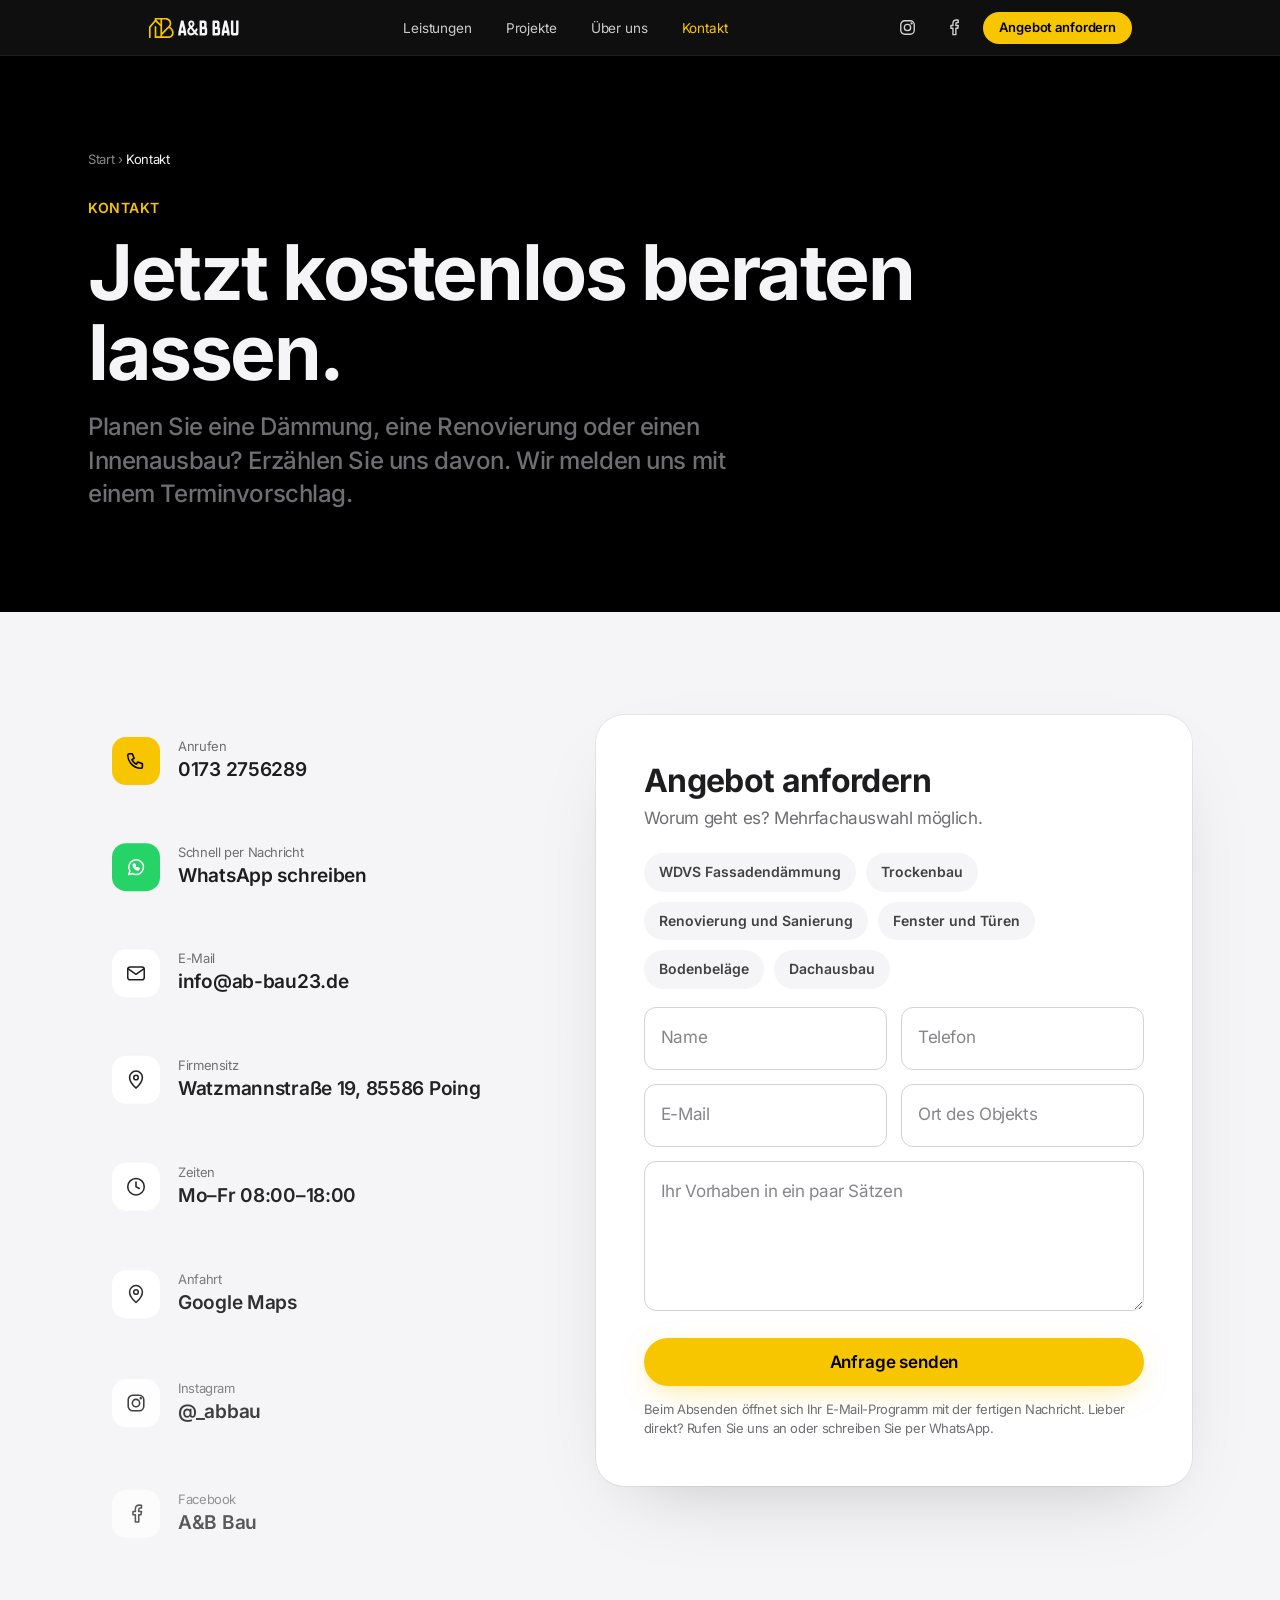
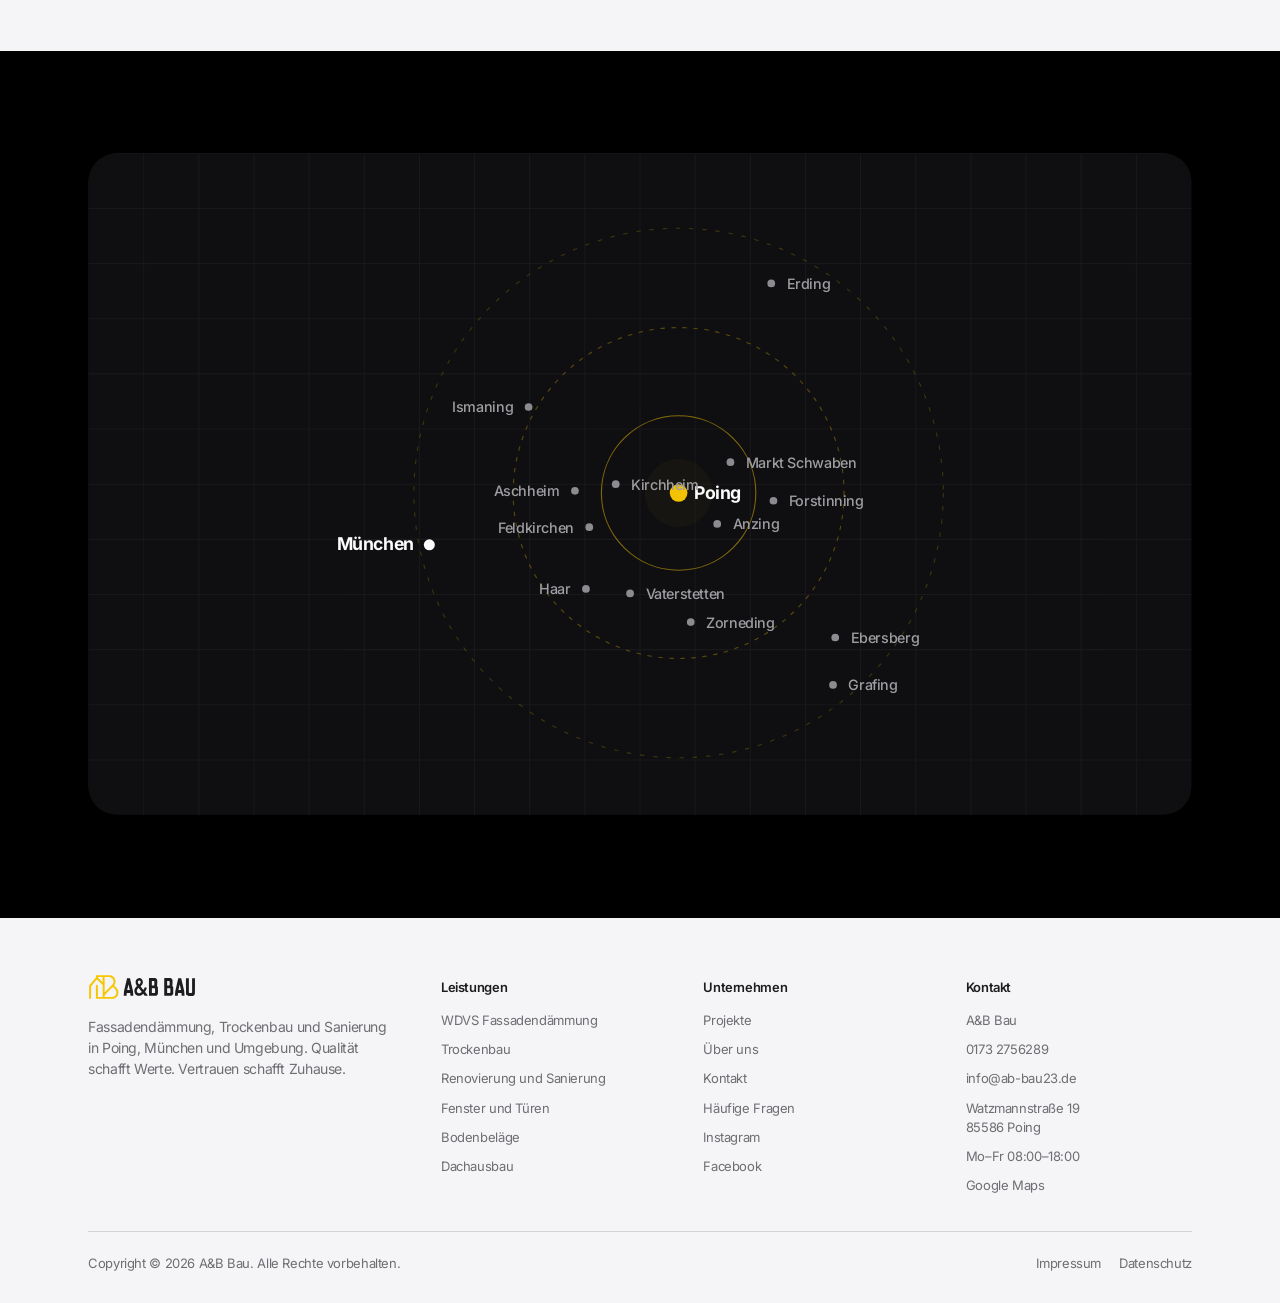
<file: kontakt.html>
<!DOCTYPE html>
<html lang="de" class="js">
<head>
<meta charset="utf-8">
<meta name="viewport" content="width=device-width, initial-scale=1, viewport-fit=cover">
<title>Kontakt A&amp;B Bau in Poing | Kostenlose Besichtigung</title>
<meta name="description" content="A&amp;B Bau, Watzmannstraße 19, 85586 Poing. Telefon 0173 2756289, info@ab-bau23.de. Kostenlose Besichtigung für Dämmung, Sanierung und Innenausbau. Rufen Sie an.">
<meta name="robots" content="index, follow, max-image-preview:large">
<meta name="theme-color" content="#000000">
<link rel="canonical" href="https://www.ab-bau23.de/kontakt.html">
<meta property="og:type" content="website">
<meta property="og:locale" content="de_DE">
<meta property="og:site_name" content="A&amp;B Bau">
<meta property="og:url" content="https://www.ab-bau23.de/kontakt.html">
<meta property="og:title" content="Kontakt A&amp;B Bau in Poing | Kostenlose Besichtigung">
<meta property="og:description" content="A&amp;B Bau, Watzmannstraße 19, 85586 Poing. Telefon 0173 2756289, info@ab-bau23.de. Kostenlose Besichtigung für Dämmung, Sanierung und Innenausbau. Rufen Sie an.">
<meta property="og:image" content="https://www.ab-bau23.de/assets/img/teilen.jpg">
<meta property="og:image:width" content="1200">
<meta property="og:image:height" content="630">
<meta property="og:image:alt" content="A&amp;B Bau: Fassadendämmung und Innenausbau in Poing">
<meta name="twitter:card" content="summary_large_image">
<meta name="twitter:title" content="Kontakt A&amp;B Bau in Poing | Kostenlose Besichtigung">
<meta name="twitter:description" content="A&amp;B Bau, Watzmannstraße 19, 85586 Poing. Telefon 0173 2756289, info@ab-bau23.de. Kostenlose Besichtigung für Dämmung, Sanierung und Innenausbau. Rufen Sie an.">
<meta name="twitter:image" content="https://www.ab-bau23.de/assets/img/teilen.jpg">
<meta name="twitter:image:alt" content="A&amp;B Bau: Fassadendämmung und Innenausbau in Poing">
<link rel="icon" href="assets/img/favicon.svg" type="image/svg+xml">
<link rel="apple-touch-icon" href="assets/img/touch-icon.png">
<link rel="preload" href="assets/css/site.css?v=6" as="style">
<link rel="stylesheet" href="assets/css/site.css?v=6">
<script type="application/ld+json">{"@context":"https://schema.org","@graph":[{"@type":["HomeAndConstructionBusiness","LocalBusiness"],"@id":"https://www.ab-bau23.de/#betrieb","name":"A&B Bau","url":"https://www.ab-bau23.de/","image":"https://www.ab-bau23.de/assets/img/teilen.jpg","logo":"https://www.ab-bau23.de/assets/img/logo.svg","telephone":"+49-173-2756289","email":"info@ab-bau23.de","slogan":"Qualität schafft Werte. Vertrauen schafft Zuhause.","description":"Fassadendämmung, Trockenbau und Sanierung in Poing, München und Umgebung.","address":{"@type":"PostalAddress","streetAddress":"Watzmannstraße 19","postalCode":"85586","addressLocality":"Poing","addressCountry":"DE"},"openingHoursSpecification":[{"@type":"OpeningHoursSpecification","dayOfWeek":["Monday","Tuesday","Wednesday","Thursday","Friday"],"opens":"08:00","closes":"18:00"}],"openingHours":"Mo-Fr 08:00-18:00","areaServed":[{"@type":"City","name":"Poing"},{"@type":"City","name":"München"},{"@type":"AdministrativeArea","name":"Landkreis Ebersberg"},{"@type":"AdministrativeArea","name":"Landkreis Erding"},{"@type":"AdministrativeArea","name":"Landkreis München"}],"sameAs":["https://www.facebook.com/abbau23/","https://www.instagram.com/_abbau/","https://maps.google.com/?cid=13605144908475911910"],"hasMap":"https://maps.google.com/?cid=13605144908475911910","makesOffer":[{"@type":"Offer","itemOffered":{"@type":"Service","@id":"https://www.ab-bau23.de/leistungen.html#fassade","name":"WDVS Fassadendämmung","serviceType":"Wärmedämmverbundsystem","description":"Wärmedämmverbundsysteme mit Mineralwolle oder Polystyrol. Dämmplatten werden geklebt, verdübelt, armiert und verputzt.","url":"https://www.ab-bau23.de/leistungen.html#fassade","provider":{"@id":"https://www.ab-bau23.de/#betrieb"},"areaServed":[{"@type":"City","name":"Poing"},{"@type":"City","name":"München"},{"@type":"AdministrativeArea","name":"Landkreis Ebersberg"},{"@type":"AdministrativeArea","name":"Landkreis Erding"},{"@type":"AdministrativeArea","name":"Landkreis München"}]}},{"@type":"Offer","itemOffered":{"@type":"Service","@id":"https://www.ab-bau23.de/leistungen.html#trockenbau","name":"Trockenbau","serviceType":"Trockenbau","description":"Wände, Decken, Vorsatzschalen und Vorwandinstallationen für Wohnräume, Büros und Gewerbeflächen.","url":"https://www.ab-bau23.de/leistungen.html#trockenbau","provider":{"@id":"https://www.ab-bau23.de/#betrieb"},"areaServed":[{"@type":"City","name":"Poing"},{"@type":"City","name":"München"},{"@type":"AdministrativeArea","name":"Landkreis Ebersberg"},{"@type":"AdministrativeArea","name":"Landkreis Erding"},{"@type":"AdministrativeArea","name":"Landkreis München"}]}},{"@type":"Offer","itemOffered":{"@type":"Service","@id":"https://www.ab-bau23.de/leistungen.html#renovierung","name":"Renovierung und Sanierung","serviceType":"Renovierung und Sanierung","description":"Renovierung und Sanierung von Wohnungen, Häusern und Gewerbeobjekten, komplett oder Raum für Raum.","url":"https://www.ab-bau23.de/leistungen.html#renovierung","provider":{"@id":"https://www.ab-bau23.de/#betrieb"},"areaServed":[{"@type":"City","name":"Poing"},{"@type":"City","name":"München"},{"@type":"AdministrativeArea","name":"Landkreis Ebersberg"},{"@type":"AdministrativeArea","name":"Landkreis Erding"},{"@type":"AdministrativeArea","name":"Landkreis München"}]}},{"@type":"Offer","itemOffered":{"@type":"Service","@id":"https://www.ab-bau23.de/leistungen.html#fenster","name":"Fenster und Türen","serviceType":"Fenster- und Türeinbau","description":"Fenster und Türen aus deutscher Fertigung, fachgerecht und luftdicht eingebaut.","url":"https://www.ab-bau23.de/leistungen.html#fenster","provider":{"@id":"https://www.ab-bau23.de/#betrieb"},"areaServed":[{"@type":"City","name":"Poing"},{"@type":"City","name":"München"},{"@type":"AdministrativeArea","name":"Landkreis Ebersberg"},{"@type":"AdministrativeArea","name":"Landkreis Erding"},{"@type":"AdministrativeArea","name":"Landkreis München"}]}},{"@type":"Offer","itemOffered":{"@type":"Service","@id":"https://www.ab-bau23.de/leistungen.html#boden","name":"Bodenbeläge","serviceType":"Bodenverlegung","description":"Verlegen von Vinyl, Laminat und Parkett.","url":"https://www.ab-bau23.de/leistungen.html#boden","provider":{"@id":"https://www.ab-bau23.de/#betrieb"},"areaServed":[{"@type":"City","name":"Poing"},{"@type":"City","name":"München"},{"@type":"AdministrativeArea","name":"Landkreis Ebersberg"},{"@type":"AdministrativeArea","name":"Landkreis Erding"},{"@type":"AdministrativeArea","name":"Landkreis München"}]}},{"@type":"Offer","itemOffered":{"@type":"Service","@id":"https://www.ab-bau23.de/leistungen.html#dach","name":"Dachausbau","serviceType":"Dachausbau","description":"Ausbau von Dachgeschossen mit Dämmung der Dachschrägen, Trockenbau und neuen Fensteröffnungen.","url":"https://www.ab-bau23.de/leistungen.html#dach","provider":{"@id":"https://www.ab-bau23.de/#betrieb"},"areaServed":[{"@type":"City","name":"Poing"},{"@type":"City","name":"München"},{"@type":"AdministrativeArea","name":"Landkreis Ebersberg"},{"@type":"AdministrativeArea","name":"Landkreis Erding"},{"@type":"AdministrativeArea","name":"Landkreis München"}]}}]},{"@type":"WebSite","@id":"https://www.ab-bau23.de/#website","url":"https://www.ab-bau23.de/","name":"A&B Bau","inLanguage":"de-DE","publisher":{"@id":"https://www.ab-bau23.de/#betrieb"}},{"@type":"ContactPage","@id":"https://www.ab-bau23.de/kontakt.html#webpage","url":"https://www.ab-bau23.de/kontakt.html","name":"Kontakt A&B Bau in Poing | Kostenlose Besichtigung","description":"A&B Bau, Watzmannstraße 19, 85586 Poing. Telefon 0173 2756289, info@ab-bau23.de. Kostenlose Besichtigung für Dämmung, Sanierung und Innenausbau. Rufen Sie an.","isPartOf":{"@id":"https://www.ab-bau23.de/#website"},"about":{"@id":"https://www.ab-bau23.de/#betrieb"},"inLanguage":"de-DE","primaryImageOfPage":{"@type":"ImageObject","url":"https://www.ab-bau23.de/assets/img/teilen.jpg","width":1200,"height":630},"breadcrumb":{"@id":"https://www.ab-bau23.de/kontakt.html#breadcrumb"}},{"@type":"BreadcrumbList","@id":"https://www.ab-bau23.de/kontakt.html#breadcrumb","itemListElement":[{"@type":"ListItem","position":1,"name":"Start","item":"https://www.ab-bau23.de/"},{"@type":"ListItem","position":2,"name":"Kontakt","item":"https://www.ab-bau23.de/kontakt.html"}]}]}</script>
</head>
<body>
<a class="sr-only" href="#inhalt">Zum Inhalt springen</a>
<header class="nav">
  <div class="nav-inner">
    <a class="nav-logo" href="index.html" aria-label="A&amp;B Bau Startseite"><svg xmlns="http://www.w3.org/2000/svg" viewBox="80 95 1040 250" role="img" aria-label="A&amp;B Bau"><g transform="translate(0,441) scale(0.1,-0.1)"><g class="mark" fill="#f7c600"><path d="M1560 3232 l0 -118 -325 -383 -325 -383 0 -639 0 -639 95 0 95 0 0
600 0 599 266 323 c147 178 273 330 281 338 11 13 50 -22 288 -260 l275 -275
0 -567 0 -568 -230 0 -230 0 0 548 0 548 -45 44 -45 44 -50 -49 -50 -49 0
-638 0 -639 843 3 842 3 67 26 c37 15 93 42 124 60 65 39 167 144 206 210 103
176 109 407 16 593 -42 83 -72 121 -217 268 l-125 128 16 17 c35 39 79 134 98
208 78 307 -90 623 -391 733 l-74 27 -702 3 -703 3 0 -119z m650 -314 l0 -253
-230 230 c-211 211 -243 249 -223 268 3 4 107 7 230 7 l223 0 0 -252z m680
241 c122 -19 215 -75 287 -172 72 -98 99 -229 72 -346 -26 -115 -43 -136 -448
-543 -212 -214 -389 -388 -393 -388 -4 0 -8 326 -8 724 l0 725 18 4 c35 9 409
6 472 -4z m430 -1076 c59 -59 121 -130 139 -156 115 -168 100 -382 -36 -528
-59 -63 -103 -92 -182 -119 l-60 -20 -391 0 -390 0 0 82 0 83 392 392 c303
303 395 390 407 383 9 -4 63 -57 121 -117z"/></g><g class="word" fill="currentColor"><path d="M4620 3060 l-65 -5 -146 -630 -146 -630 -15 -210 c-8 -115 -13 -213
-11 -217 2 -5 64 -8 137 -8 l134 0 5 53 c4 28 9 91 13 140 l6 87 163 0 163 0
5 -52 c4 -29 9 -92 13 -140 l6 -88 140 0 140 0 -6 68 c-3 37 -11 135 -17 217
l-10 150 -146 630 c-80 347 -146 631 -147 631 -6 5 -165 8 -216 4z m134 -846
c29 -126 57 -244 61 -261 l7 -33 -127 0 -126 0 5 18 c2 9 30 128 62 264 32
136 59 246 61 245 2 -2 27 -107 57 -233z"/><path d="M5677 3059 c-113 -18 -214 -97 -265 -209 -30 -67 -40 -186 -22 -269
12 -54 70 -188 106 -243 l18 -27 -70 -68 c-133 -128 -186 -241 -187 -398 -3
-400 367 -609 711 -403 30 18 74 50 97 71 24 20 45 37 48 37 3 0 35 -38 72
-85 l66 -85 156 0 c123 0 153 3 146 13 -5 6 -64 80 -130 162 -162 203 -152
183 -115 238 67 96 161 303 145 317 -5 4 -47 24 -95 44 -84 37 -108 40 -108
11 0 -19 -99 -211 -115 -225 -10 -8 -44 28 -148 161 l-136 171 73 71 c122 121
171 255 147 400 -36 219 -196 347 -394 316z m125 -232 c59 -36 80 -144 43
-222 -11 -22 -46 -66 -78 -98 l-59 -59 -35 49 c-82 114 -102 197 -64 272 37
71 127 98 193 58z m28 -912 l142 -180 -39 -33 c-69 -59 -152 -93 -225 -94
-138 -1 -218 84 -218 231 0 86 31 152 107 232 l57 60 17 -18 c10 -10 81 -99
159 -198z"/><path d="M6672 3062 c-10 -6 -12 -184 -10 -853 l3 -844 324 -3 c375 -3 391 0
465 74 74 73 77 94 74 440 -3 329 -4 332 -69 404 l-31 34 17 55 c14 47 16 93
13 286 l-3 230 -22 40 c-28 52 -78 100 -128 122 -35 15 -79 18 -330 21 -159 1
-296 -1 -303 -6z m492 -298 c13 -13 16 -45 16 -191 0 -222 6 -213 -137 -213
l-103 0 0 210 0 210 104 0 c82 0 108 -3 120 -16z m66 -704 l20 -20 0 -180 0
-180 -20 -20 -20 -20 -135 0 -135 0 0 220 0 220 135 0 135 0 20 -20z"/><path d="M8143 3064 c-10 -5 -13 -185 -13 -855 l0 -850 343 3 342 3 38 19 c49
24 92 67 120 120 l22 41 0 315 0 315 -19 35 c-10 19 -32 49 -48 67 l-31 32 17
63 c15 53 17 100 14 288 l-3 225 -22 40 c-28 52 -78 100 -128 122 -35 15 -78
18 -330 20 -159 1 -296 0 -302 -3z m489 -301 c16 -14 18 -34 18 -191 0 -221 6
-212 -137 -212 l-103 0 0 210 0 210 102 0 c80 0 105 -3 120 -17z m68 -703 l20
-20 0 -180 0 -180 -20 -20 -20 -20 -135 0 -135 0 0 220 0 220 135 0 135 0 20
-20z"/><path d="M9543 3062 c-35 -2 -63 -5 -63 -8 0 -3 -65 -285 -144 -628 l-144
-622 -16 -212 c-9 -117 -16 -217 -16 -222 0 -7 49 -10 138 -8 l137 3 8 95 c4
52 10 114 13 138 l5 42 163 0 164 0 6 -97 c4 -54 9 -117 13 -140 l5 -43 132 0
c73 0 135 2 137 4 2 3 -3 105 -12 228 l-17 223 -142 615 c-78 338 -145 618
-149 621 -8 8 -139 15 -218 11z m142 -867 c31 -132 58 -248 61 -257 l5 -18
-125 0 c-69 0 -126 4 -126 9 0 9 108 474 117 506 8 25 2 44 68 -240z"/><path d="M10224 3047 c-2 -7 -3 -350 -2 -763 l3 -749 22 -41 c12 -22 39 -56
59 -74 72 -63 84 -65 349 -65 l240 0 47 24 c53 26 102 77 127 130 14 32 16
115 16 791 l0 755 -137 3 -138 3 0 -694 0 -694 -18 -16 c-15 -14 -41 -17 -139
-17 -103 0 -122 3 -136 18 l-17 19 0 691 0 692 -135 0 c-102 0 -137 -3 -141
-13z"/></g></g></svg></a>
    <ul class="nav-links"><li><a href="leistungen.html">Leistungen</a></li><li><a href="projekte.html">Projekte</a></li><li><a href="ueber-uns.html">Über uns</a></li><li><a href="kontakt.html" aria-current="page">Kontakt</a></li></ul>
    <div class="nav-cta">
      <a class="nav-ig" href="https://www.instagram.com/_abbau/" target="_blank" rel="noopener" aria-label="A&amp;B Bau auf Instagram"><svg viewBox="0 0 24 24" fill="none" stroke="currentColor" stroke-width="1.7" stroke-linecap="round" stroke-linejoin="round" aria-hidden="true"><rect x="3.5" y="3.5" width="17" height="17" rx="5"/><circle cx="12" cy="12" r="4"/><circle cx="17.2" cy="6.8" r=".6" fill="currentColor"/></svg></a>
      <a class="nav-ig" href="https://www.facebook.com/abbau23/" target="_blank" rel="noopener" aria-label="A&amp;B Bau auf Facebook"><svg viewBox="0 0 24 24" fill="none" stroke="currentColor" stroke-width="1.7" stroke-linecap="round" stroke-linejoin="round" aria-hidden="true"><path d="M15 21v-8h2.5l.5-3.5H15V7.4c0-1 .3-1.7 1.8-1.7H18V2.6c-.3 0-1.3-.1-2.5-.1-2.5 0-4.2 1.5-4.2 4.3v2.7H8.7V13H11.3v8H15z"/></svg></a>
      <a class="btn btn-yellow" href="kontakt.html">Angebot anfordern</a>
      <button class="nav-burger" aria-label="Menü" aria-expanded="false" aria-controls="nav-sheet"><span></span><span></span></button>
    </div>
  </div>
</header>
<div class="nav-sheet" id="nav-sheet"><a class="item" href="index.html">Start</a><a class="item" href="leistungen.html">Leistungen</a><a class="item" href="projekte.html">Projekte</a><a class="item" href="ueber-uns.html">Über uns</a><a class="item" href="kontakt.html">Kontakt</a><a class="btn btn-yellow" href="tel:+491732756289"><svg viewBox="0 0 24 24" fill="none" stroke="currentColor" stroke-width="1.7" stroke-linecap="round" stroke-linejoin="round" aria-hidden="true"><path d="M5 4h3l2 5-2.5 1.5a11 11 0 005 5L14 13l5 2v3a2 2 0 01-2 2A15 15 0 013 6a2 2 0 012-2z"/></svg> 0173 2756289</a></div>
<main id="inhalt">

<section class="page-hero">
  <div class="wrap">
    <nav class="crumbs" aria-label="Brotkrumen"><a href="index.html">Start</a><span aria-hidden="true"> › </span><span aria-current="page">Kontakt</span></nav>
    <p class="eyebrow on-dark">Kontakt</p>
    <h1 class="h1">Jetzt kostenlos beraten lassen.</h1>
    <p class="lead">Planen Sie eine Dämmung, eine Renovierung oder einen Innenausbau? Erzählen Sie uns davon. Wir melden uns mit einem Terminvorschlag.</p>
  </div>
</section>
<section class="soft pad-s" data-nav="light">
  <div class="wrap contact-grid">
    <div class="contact-list">
      <a class="c-item call" href="tel:+491732756289" data-reveal><span class="ico"><svg viewBox="0 0 24 24" fill="none" stroke="currentColor" stroke-width="1.7" stroke-linecap="round" stroke-linejoin="round" aria-hidden="true"><path d="M5 4h3l2 5-2.5 1.5a11 11 0 005 5L14 13l5 2v3a2 2 0 01-2 2A15 15 0 013 6a2 2 0 012-2z"/></svg></span><span><small>Anrufen</small><b>0173 2756289</b></span></a>
      <a class="c-item wa" href="https://wa.me/491732756289?text=Hallo%20A%26B%20Bau%2C%20ich%20interessiere%20mich%20f%C3%BCr%20ein%20Angebot." target="_blank" rel="noopener" data-reveal><span class="ico"><svg viewBox="0 0 24 24" fill="none" stroke="currentColor" stroke-width="1.7" stroke-linecap="round" stroke-linejoin="round" aria-hidden="true"><path d="M4 20l1.3-3.9A8 8 0 1112 20a8 8 0 01-4.1-1.1L4 20z"/><path d="M9 9.5c0 3 2.5 5.5 5.5 5.5l1-1.5-2-1-1 .8a4 4 0 01-2-2l.8-1-1-2L9 9.5z"/></svg></span><span><small>Schnell per Nachricht</small><b>WhatsApp schreiben</b></span></a>
      <a class="c-item" href="mailto:info@ab-bau23.de" data-reveal><span class="ico"><svg viewBox="0 0 24 24" fill="none" stroke="currentColor" stroke-width="1.7" stroke-linecap="round" stroke-linejoin="round" aria-hidden="true"><rect x="3" y="5" width="18" height="14" rx="2.5"/><path d="M3.5 7l8.5 6 8.5-6"/></svg></span><span><small>E-Mail</small><b>info@ab-bau23.de</b></span></a>
      <div class="c-item" data-reveal><span class="ico"><svg viewBox="0 0 24 24" fill="none" stroke="currentColor" stroke-width="1.7" stroke-linecap="round" stroke-linejoin="round" aria-hidden="true"><path d="M12 21s-7-6.2-7-11.5a7 7 0 0114 0C19 14.8 12 21 12 21z"/><circle cx="12" cy="9.5" r="2.5"/></svg></span><span><small>Firmensitz</small><b>Watzmannstraße 19, 85586 Poing</b></span></div>
      <div class="c-item" data-reveal><span class="ico"><svg viewBox="0 0 24 24" fill="none" stroke="currentColor" stroke-width="1.7" stroke-linecap="round" stroke-linejoin="round" aria-hidden="true"><circle cx="12" cy="12" r="9"/><path d="M12 7v5l3.5 2"/></svg></span><span><small>Zeiten</small><b>Mo–Fr 08:00–18:00</b></span></div>
      <a class="c-item" href="https://maps.google.com/?cid=13605144908475911910" target="_blank" rel="noopener" data-reveal><span class="ico"><svg viewBox="0 0 24 24" fill="none" stroke="currentColor" stroke-width="1.7" stroke-linecap="round" stroke-linejoin="round" aria-hidden="true"><path d="M12 21s-7-6.2-7-11.5a7 7 0 0114 0C19 14.8 12 21 12 21z"/><circle cx="12" cy="9.5" r="2.5"/></svg></span><span><small>Anfahrt</small><b>Google Maps</b></span></a>
      <a class="c-item" href="https://www.instagram.com/_abbau/" target="_blank" rel="noopener" data-reveal><span class="ico"><svg viewBox="0 0 24 24" fill="none" stroke="currentColor" stroke-width="1.7" stroke-linecap="round" stroke-linejoin="round" aria-hidden="true"><rect x="3.5" y="3.5" width="17" height="17" rx="5"/><circle cx="12" cy="12" r="4"/><circle cx="17.2" cy="6.8" r=".6" fill="currentColor"/></svg></span><span><small>Instagram</small><b>@_abbau</b></span></a>
      <a class="c-item" href="https://www.facebook.com/abbau23/" target="_blank" rel="noopener" data-reveal><span class="ico"><svg viewBox="0 0 24 24" fill="none" stroke="currentColor" stroke-width="1.7" stroke-linecap="round" stroke-linejoin="round" aria-hidden="true"><path d="M15 21v-8h2.5l.5-3.5H15V7.4c0-1 .3-1.7 1.8-1.7H18V2.6c-.3 0-1.3-.1-2.5-.1-2.5 0-4.2 1.5-4.2 4.3v2.7H8.7V13H11.3v8H15z"/></svg></span><span><small>Facebook</small><b>A&amp;B Bau</b></span></a>
    </div>
    <form class="form" id="anfrage" data-reveal novalidate>
      <h2 class="h3" style="margin-bottom:8px">Angebot anfordern</h2>
      <p class="muted" style="margin-bottom:22px">Worum geht es? Mehrfachauswahl möglich.</p>
      <div class="chips" role="group" aria-label="Gewünschte Leistungen">
        <button type="button" class="chip" aria-pressed="false">WDVS Fassadendämmung</button>
        <button type="button" class="chip" aria-pressed="false">Trockenbau</button>
        <button type="button" class="chip" aria-pressed="false">Renovierung und Sanierung</button>
        <button type="button" class="chip" aria-pressed="false">Fenster und Türen</button>
        <button type="button" class="chip" aria-pressed="false">Bodenbeläge</button>
        <button type="button" class="chip" aria-pressed="false">Dachausbau</button>
      </div>
      <input type="hidden" id="leistung">
      <div class="row">
        <div class="fl"><input id="name" required placeholder=" " autocomplete="name"><label for="name">Name</label></div>
        <div class="fl"><input id="telefon" type="tel" placeholder=" " autocomplete="tel"><label for="telefon">Telefon</label></div>
      </div>
      <div class="row">
        <div class="fl"><input id="email" type="email" placeholder=" " autocomplete="email"><label for="email">E-Mail</label></div>
        <div class="fl"><input id="ort" placeholder=" " autocomplete="address-level2"><label for="ort">Ort des Objekts</label></div>
      </div>
      <div class="fl"><textarea id="nachricht" placeholder=" "></textarea><label for="nachricht">Ihr Vorhaben in ein paar Sätzen</label></div>
      <button class="btn btn-yellow" type="submit">Anfrage senden</button>
      <p class="form-note">Beim Absenden öffnet sich Ihr E-Mail-Programm mit der fertigen Nachricht. Lieber direkt? Rufen Sie uns an oder schreiben Sie per WhatsApp.</p>
      <p class="form-note form-ok" hidden>Danke. Bitte senden Sie die vorbereitete E-Mail in Ihrem E-Mail-Programm ab.</p>
    </form>
  </div>
</section>
<section class="dark pad-s">
  <div class="wrap"><div class="map-wrap" data-reveal="scale"><svg viewBox="0 0 1000 600" role="img" aria-label="Einsatzgebiet rund um Poing und München"><g opacity=".7"><path d="M0 0V600" stroke="#1f1f22"/><path d="M50 0V600" stroke="#1f1f22"/><path d="M100 0V600" stroke="#1f1f22"/><path d="M150 0V600" stroke="#1f1f22"/><path d="M200 0V600" stroke="#1f1f22"/><path d="M250 0V600" stroke="#1f1f22"/><path d="M300 0V600" stroke="#1f1f22"/><path d="M350 0V600" stroke="#1f1f22"/><path d="M400 0V600" stroke="#1f1f22"/><path d="M450 0V600" stroke="#1f1f22"/><path d="M500 0V600" stroke="#1f1f22"/><path d="M550 0V600" stroke="#1f1f22"/><path d="M600 0V600" stroke="#1f1f22"/><path d="M650 0V600" stroke="#1f1f22"/><path d="M700 0V600" stroke="#1f1f22"/><path d="M750 0V600" stroke="#1f1f22"/><path d="M800 0V600" stroke="#1f1f22"/><path d="M850 0V600" stroke="#1f1f22"/><path d="M900 0V600" stroke="#1f1f22"/><path d="M950 0V600" stroke="#1f1f22"/><path d="M0 0H1000" stroke="#1f1f22"/><path d="M0 50H1000" stroke="#1f1f22"/><path d="M0 100H1000" stroke="#1f1f22"/><path d="M0 150H1000" stroke="#1f1f22"/><path d="M0 200H1000" stroke="#1f1f22"/><path d="M0 250H1000" stroke="#1f1f22"/><path d="M0 300H1000" stroke="#1f1f22"/><path d="M0 350H1000" stroke="#1f1f22"/><path d="M0 400H1000" stroke="#1f1f22"/><path d="M0 450H1000" stroke="#1f1f22"/><path d="M0 500H1000" stroke="#1f1f22"/><path d="M0 550H1000" stroke="#1f1f22"/></g><circle cx="535" cy="308" r="70" fill="none" stroke="rgba(247,198,0,0.5)" stroke-width="1" stroke-dasharray="0"/><circle cx="535" cy="308" r="150" fill="none" stroke="rgba(247,198,0,0.32)" stroke-width="1" stroke-dasharray="4 6"/><circle cx="535" cy="308" r="240" fill="none" stroke="rgba(247,198,0,0.2)" stroke-width="1" stroke-dasharray="4 8"/><circle cx="535" cy="308" r="26" fill="rgba(247,198,0,.18)"><animate attributeName="r" values="14;34;14" dur="3s" repeatCount="indefinite"/><animate attributeName="opacity" values="1;0;1" dur="3s" repeatCount="indefinite"/></circle><circle cx="535" cy="308" r="8" fill="#f7c600"/><text class="map-town main" x="549" y="313" text-anchor="start">Poing</text><circle cx="309" cy="355" r="5" fill="#fff"/><text class="map-town main" x="295" y="360" text-anchor="end">München</text><circle cx="582" cy="280" r="3.5" fill="#8e8e93"/><text class="map-town" x="596" y="285" text-anchor="start">Markt Schwaben</text><circle cx="491" cy="399" r="3.5" fill="#8e8e93"/><text class="map-town" x="505" y="404" text-anchor="start">Vaterstetten</text><circle cx="478" cy="300" r="3.5" fill="#8e8e93"/><text class="map-town" x="492" y="305" text-anchor="start">Kirchheim</text><circle cx="619" cy="118" r="3.5" fill="#8e8e93"/><text class="map-town" x="633" y="123" text-anchor="start">Erding</text><circle cx="677" cy="439" r="3.5" fill="#8e8e93"/><text class="map-town" x="691" y="444" text-anchor="start">Ebersberg</text><circle cx="675" cy="482" r="3.5" fill="#8e8e93"/><text class="map-town" x="689" y="487" text-anchor="start">Grafing</text><circle cx="570" cy="336" r="3.5" fill="#8e8e93"/><text class="map-town" x="584" y="341" text-anchor="start">Anzing</text><circle cx="451" cy="395" r="3.5" fill="#8e8e93"/><text class="map-town" x="437" y="400" text-anchor="end">Haar</text><circle cx="399" cy="230" r="3.5" fill="#8e8e93"/><text class="map-town" x="385" y="235" text-anchor="end">Ismaning</text><circle cx="441" cy="306" r="3.5" fill="#8e8e93"/><text class="map-town" x="427" y="311" text-anchor="end">Aschheim</text><circle cx="546" cy="425" r="3.5" fill="#8e8e93"/><text class="map-town" x="560" y="430" text-anchor="start">Zorneding</text><circle cx="454" cy="339" r="3.5" fill="#8e8e93"/><text class="map-town" x="440" y="344" text-anchor="end">Feldkirchen</text><circle cx="621" cy="315" r="3.5" fill="#8e8e93"/><text class="map-town" x="635" y="320" text-anchor="start">Forstinning</text></svg></div></div>
</section>
</main>
<footer class="foot" data-nav="light">
  <div class="wrap">
    <div class="foot-top">
      <div class="foot-brand">
        <svg xmlns="http://www.w3.org/2000/svg" viewBox="80 95 1040 250" aria-hidden="true" aria-label="A&amp;B Bau"><g transform="translate(0,441) scale(0.1,-0.1)"><g class="mark" fill="#f7c600"><path d="M1560 3232 l0 -118 -325 -383 -325 -383 0 -639 0 -639 95 0 95 0 0
600 0 599 266 323 c147 178 273 330 281 338 11 13 50 -22 288 -260 l275 -275
0 -567 0 -568 -230 0 -230 0 0 548 0 548 -45 44 -45 44 -50 -49 -50 -49 0
-638 0 -639 843 3 842 3 67 26 c37 15 93 42 124 60 65 39 167 144 206 210 103
176 109 407 16 593 -42 83 -72 121 -217 268 l-125 128 16 17 c35 39 79 134 98
208 78 307 -90 623 -391 733 l-74 27 -702 3 -703 3 0 -119z m650 -314 l0 -253
-230 230 c-211 211 -243 249 -223 268 3 4 107 7 230 7 l223 0 0 -252z m680
241 c122 -19 215 -75 287 -172 72 -98 99 -229 72 -346 -26 -115 -43 -136 -448
-543 -212 -214 -389 -388 -393 -388 -4 0 -8 326 -8 724 l0 725 18 4 c35 9 409
6 472 -4z m430 -1076 c59 -59 121 -130 139 -156 115 -168 100 -382 -36 -528
-59 -63 -103 -92 -182 -119 l-60 -20 -391 0 -390 0 0 82 0 83 392 392 c303
303 395 390 407 383 9 -4 63 -57 121 -117z"/></g><g class="word" fill="currentColor"><path d="M4620 3060 l-65 -5 -146 -630 -146 -630 -15 -210 c-8 -115 -13 -213
-11 -217 2 -5 64 -8 137 -8 l134 0 5 53 c4 28 9 91 13 140 l6 87 163 0 163 0
5 -52 c4 -29 9 -92 13 -140 l6 -88 140 0 140 0 -6 68 c-3 37 -11 135 -17 217
l-10 150 -146 630 c-80 347 -146 631 -147 631 -6 5 -165 8 -216 4z m134 -846
c29 -126 57 -244 61 -261 l7 -33 -127 0 -126 0 5 18 c2 9 30 128 62 264 32
136 59 246 61 245 2 -2 27 -107 57 -233z"/><path d="M5677 3059 c-113 -18 -214 -97 -265 -209 -30 -67 -40 -186 -22 -269
12 -54 70 -188 106 -243 l18 -27 -70 -68 c-133 -128 -186 -241 -187 -398 -3
-400 367 -609 711 -403 30 18 74 50 97 71 24 20 45 37 48 37 3 0 35 -38 72
-85 l66 -85 156 0 c123 0 153 3 146 13 -5 6 -64 80 -130 162 -162 203 -152
183 -115 238 67 96 161 303 145 317 -5 4 -47 24 -95 44 -84 37 -108 40 -108
11 0 -19 -99 -211 -115 -225 -10 -8 -44 28 -148 161 l-136 171 73 71 c122 121
171 255 147 400 -36 219 -196 347 -394 316z m125 -232 c59 -36 80 -144 43
-222 -11 -22 -46 -66 -78 -98 l-59 -59 -35 49 c-82 114 -102 197 -64 272 37
71 127 98 193 58z m28 -912 l142 -180 -39 -33 c-69 -59 -152 -93 -225 -94
-138 -1 -218 84 -218 231 0 86 31 152 107 232 l57 60 17 -18 c10 -10 81 -99
159 -198z"/><path d="M6672 3062 c-10 -6 -12 -184 -10 -853 l3 -844 324 -3 c375 -3 391 0
465 74 74 73 77 94 74 440 -3 329 -4 332 -69 404 l-31 34 17 55 c14 47 16 93
13 286 l-3 230 -22 40 c-28 52 -78 100 -128 122 -35 15 -79 18 -330 21 -159 1
-296 -1 -303 -6z m492 -298 c13 -13 16 -45 16 -191 0 -222 6 -213 -137 -213
l-103 0 0 210 0 210 104 0 c82 0 108 -3 120 -16z m66 -704 l20 -20 0 -180 0
-180 -20 -20 -20 -20 -135 0 -135 0 0 220 0 220 135 0 135 0 20 -20z"/><path d="M8143 3064 c-10 -5 -13 -185 -13 -855 l0 -850 343 3 342 3 38 19 c49
24 92 67 120 120 l22 41 0 315 0 315 -19 35 c-10 19 -32 49 -48 67 l-31 32 17
63 c15 53 17 100 14 288 l-3 225 -22 40 c-28 52 -78 100 -128 122 -35 15 -78
18 -330 20 -159 1 -296 0 -302 -3z m489 -301 c16 -14 18 -34 18 -191 0 -221 6
-212 -137 -212 l-103 0 0 210 0 210 102 0 c80 0 105 -3 120 -17z m68 -703 l20
-20 0 -180 0 -180 -20 -20 -20 -20 -135 0 -135 0 0 220 0 220 135 0 135 0 20
-20z"/><path d="M9543 3062 c-35 -2 -63 -5 -63 -8 0 -3 -65 -285 -144 -628 l-144
-622 -16 -212 c-9 -117 -16 -217 -16 -222 0 -7 49 -10 138 -8 l137 3 8 95 c4
52 10 114 13 138 l5 42 163 0 164 0 6 -97 c4 -54 9 -117 13 -140 l5 -43 132 0
c73 0 135 2 137 4 2 3 -3 105 -12 228 l-17 223 -142 615 c-78 338 -145 618
-149 621 -8 8 -139 15 -218 11z m142 -867 c31 -132 58 -248 61 -257 l5 -18
-125 0 c-69 0 -126 4 -126 9 0 9 108 474 117 506 8 25 2 44 68 -240z"/><path d="M10224 3047 c-2 -7 -3 -350 -2 -763 l3 -749 22 -41 c12 -22 39 -56
59 -74 72 -63 84 -65 349 -65 l240 0 47 24 c53 26 102 77 127 130 14 32 16
115 16 791 l0 755 -137 3 -138 3 0 -694 0 -694 -18 -16 c-15 -14 -41 -17 -139
-17 -103 0 -122 3 -136 18 l-17 19 0 691 0 692 -135 0 c-102 0 -137 -3 -141
-13z"/></g></g></svg>
        <p>Fassadendämmung, Trockenbau und Sanierung in Poing, München und Umgebung. Qualität schafft Werte. Vertrauen schafft Zuhause.</p>
      </div>
      <div><p class="foot-label">Leistungen</p><ul>
        <li><a href="leistungen.html#fassade">WDVS Fassadendämmung</a></li>
        <li><a href="leistungen.html#trockenbau">Trockenbau</a></li>
        <li><a href="leistungen.html#renovierung">Renovierung und Sanierung</a></li>
        <li><a href="leistungen.html#fenster">Fenster und Türen</a></li>
        <li><a href="leistungen.html#boden">Bodenbeläge</a></li>
        <li><a href="leistungen.html#dach">Dachausbau</a></li>
      </ul></div>
      <div><p class="foot-label">Unternehmen</p><ul>
        <li><a href="projekte.html">Projekte</a></li>
        <li><a href="ueber-uns.html">Über uns</a></li>
        <li><a href="kontakt.html">Kontakt</a></li>
        <li><a href="index.html#faq">Häufige Fragen</a></li>
        <li><a href="https://www.instagram.com/_abbau/" target="_blank" rel="noopener">Instagram</a></li>
        <li><a href="https://www.facebook.com/abbau23/" target="_blank" rel="noopener">Facebook</a></li>
      </ul></div>
      <div><p class="foot-label">Kontakt</p><ul>
        <li>A&amp;B Bau</li>
        <li><a href="tel:+491732756289">0173 2756289</a></li>
        <li><a href="mailto:info@ab-bau23.de">info@ab-bau23.de</a></li>
        <li>Watzmannstraße 19<br>85586 Poing</li>
        <li>Mo–Fr 08:00–18:00</li>
        <li><a href="https://maps.google.com/?cid=13605144908475911910" target="_blank" rel="noopener">Google Maps</a></li>
      </ul></div>
    </div>
    <div class="foot-bottom">
      <span>Copyright © <span data-year>2026</span> A&amp;B Bau. Alle Rechte vorbehalten.</span>
      <nav><a href="impressum.html">Impressum</a><a href="datenschutz.html">Datenschutz</a></nav>
    </div>
  </div>
</footer>
<a class="fab" href="tel:+491732756289" aria-label="Jetzt anrufen"><svg viewBox="0 0 24 24" fill="none" stroke="currentColor" stroke-width="1.7" stroke-linecap="round" stroke-linejoin="round" aria-hidden="true"><path d="M5 4h3l2 5-2.5 1.5a11 11 0 005 5L14 13l5 2v3a2 2 0 01-2 2A15 15 0 013 6a2 2 0 012-2z"/></svg> Anrufen</a>
<script src="assets/js/gsap.min.js?v=6" defer></script>
<script src="assets/js/ScrollTrigger.min.js?v=6" defer></script>
<script src="assets/js/site.js?v=6" defer></script>
</body>
</html>
</file>
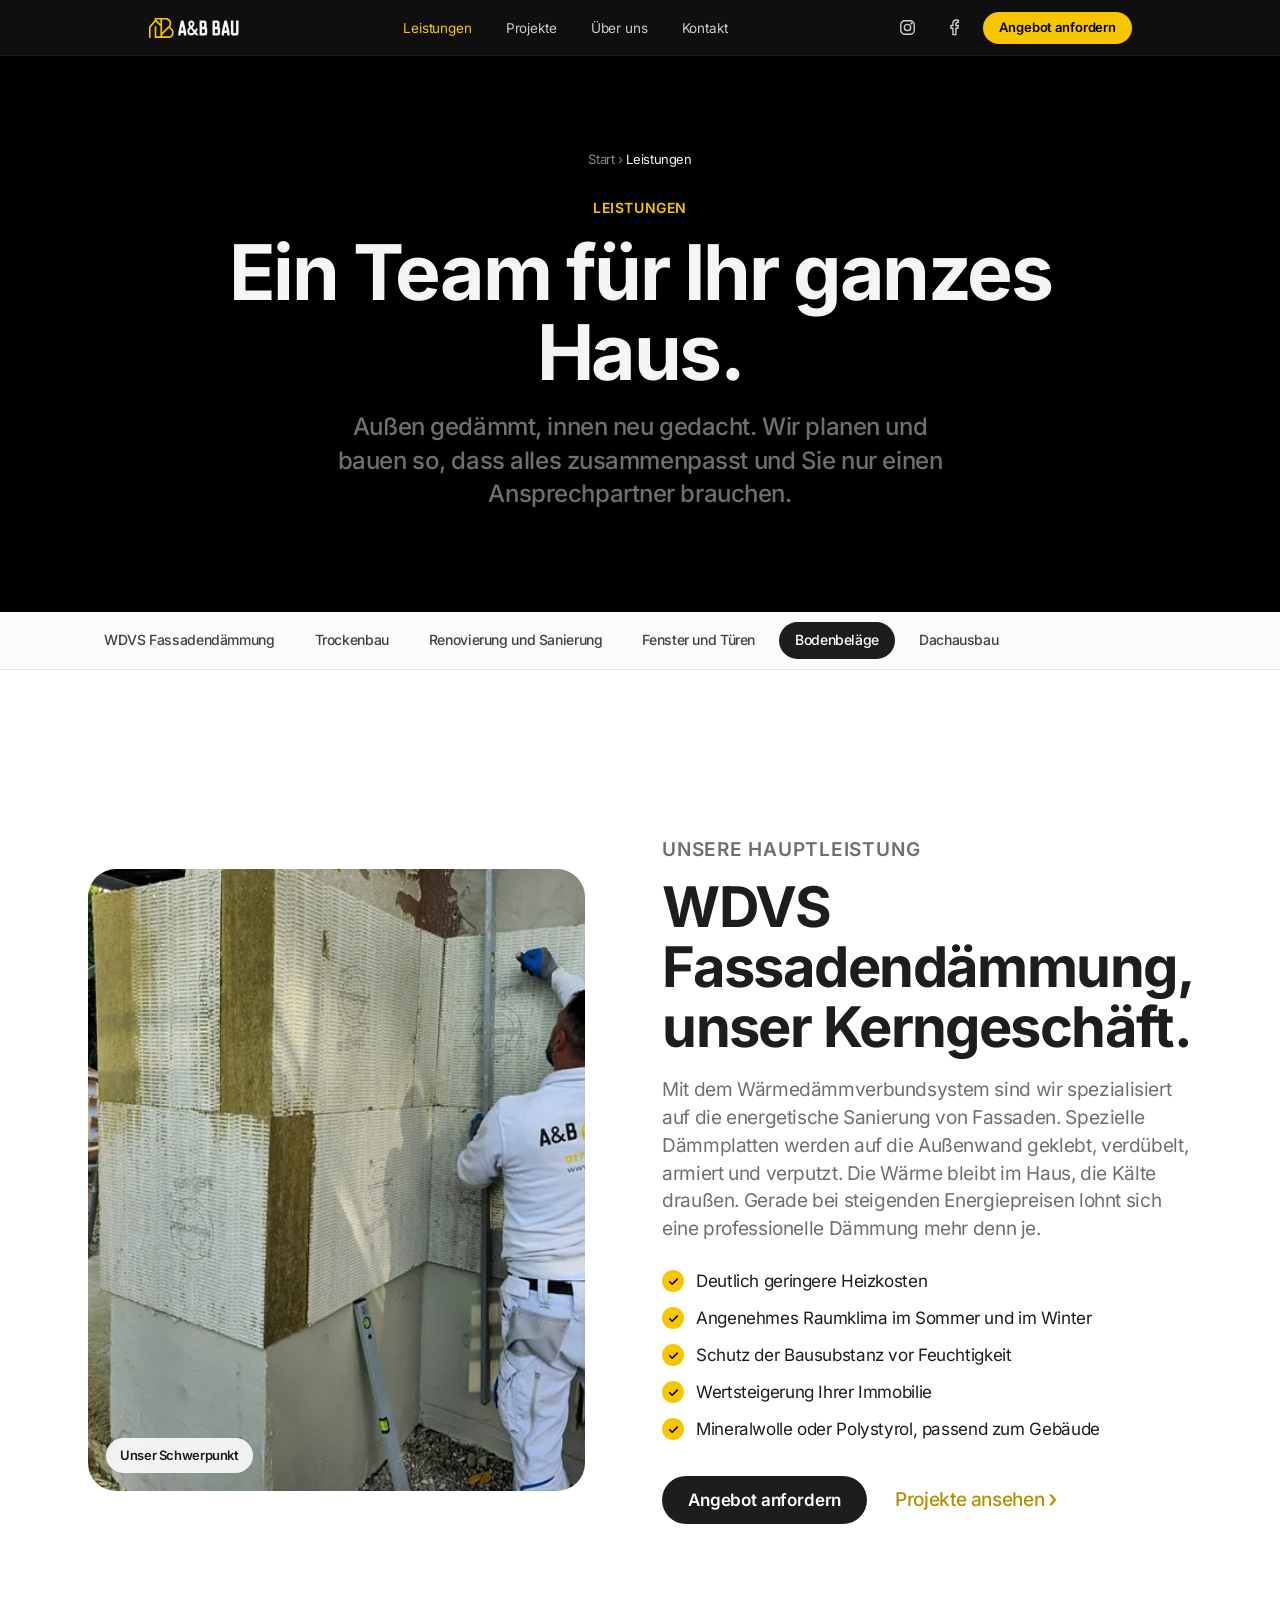
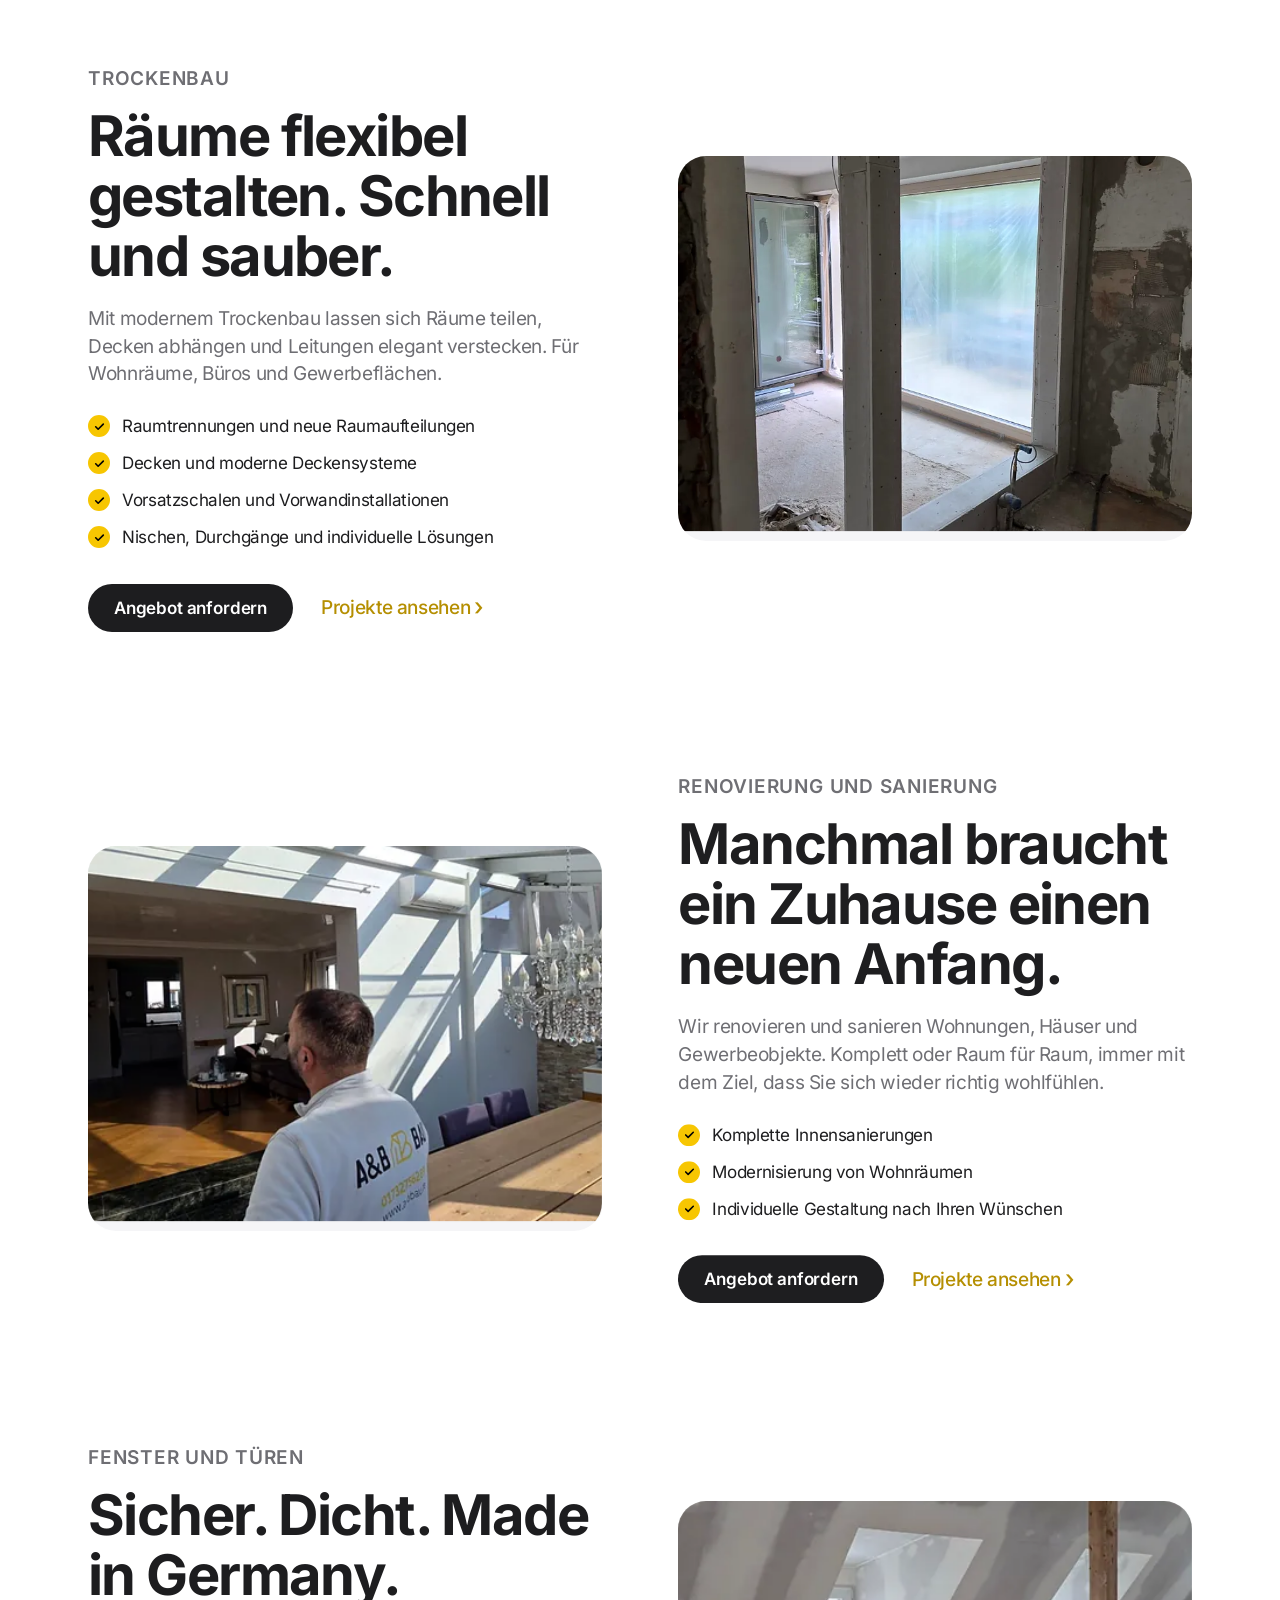
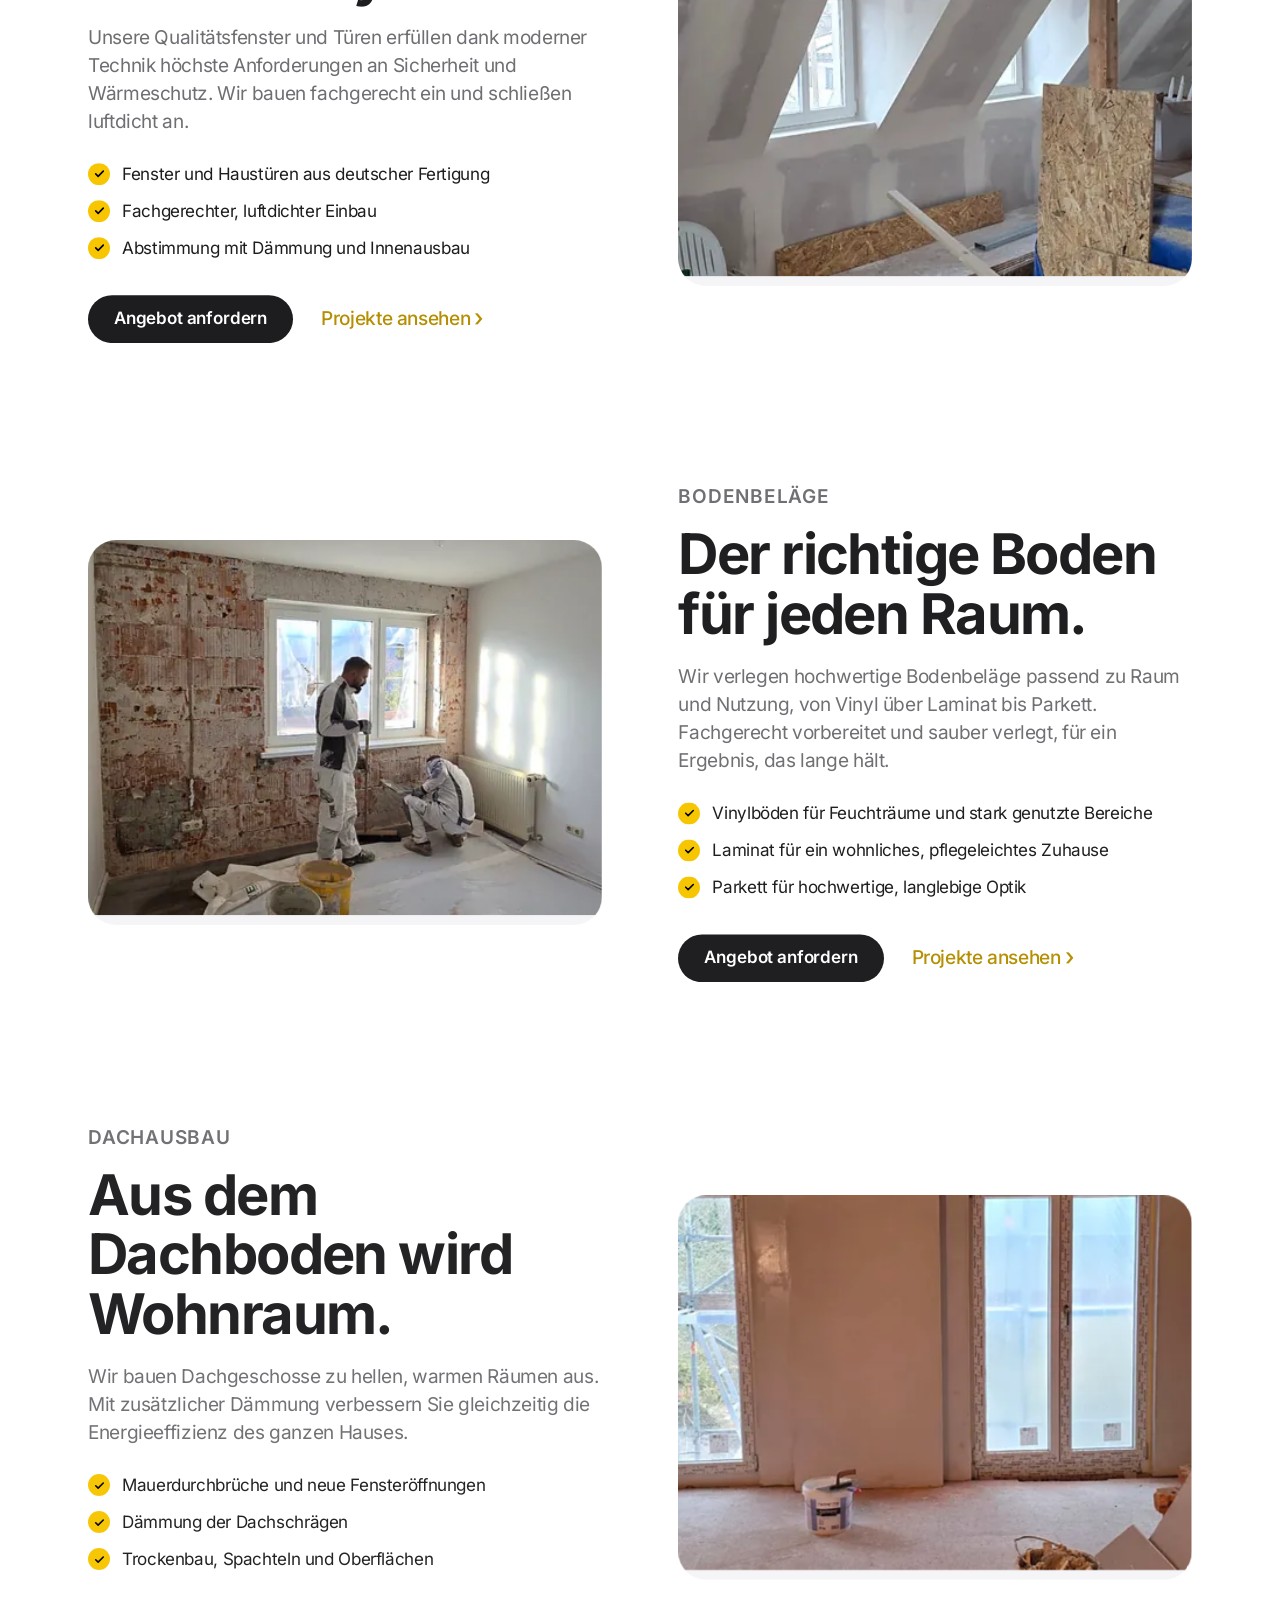
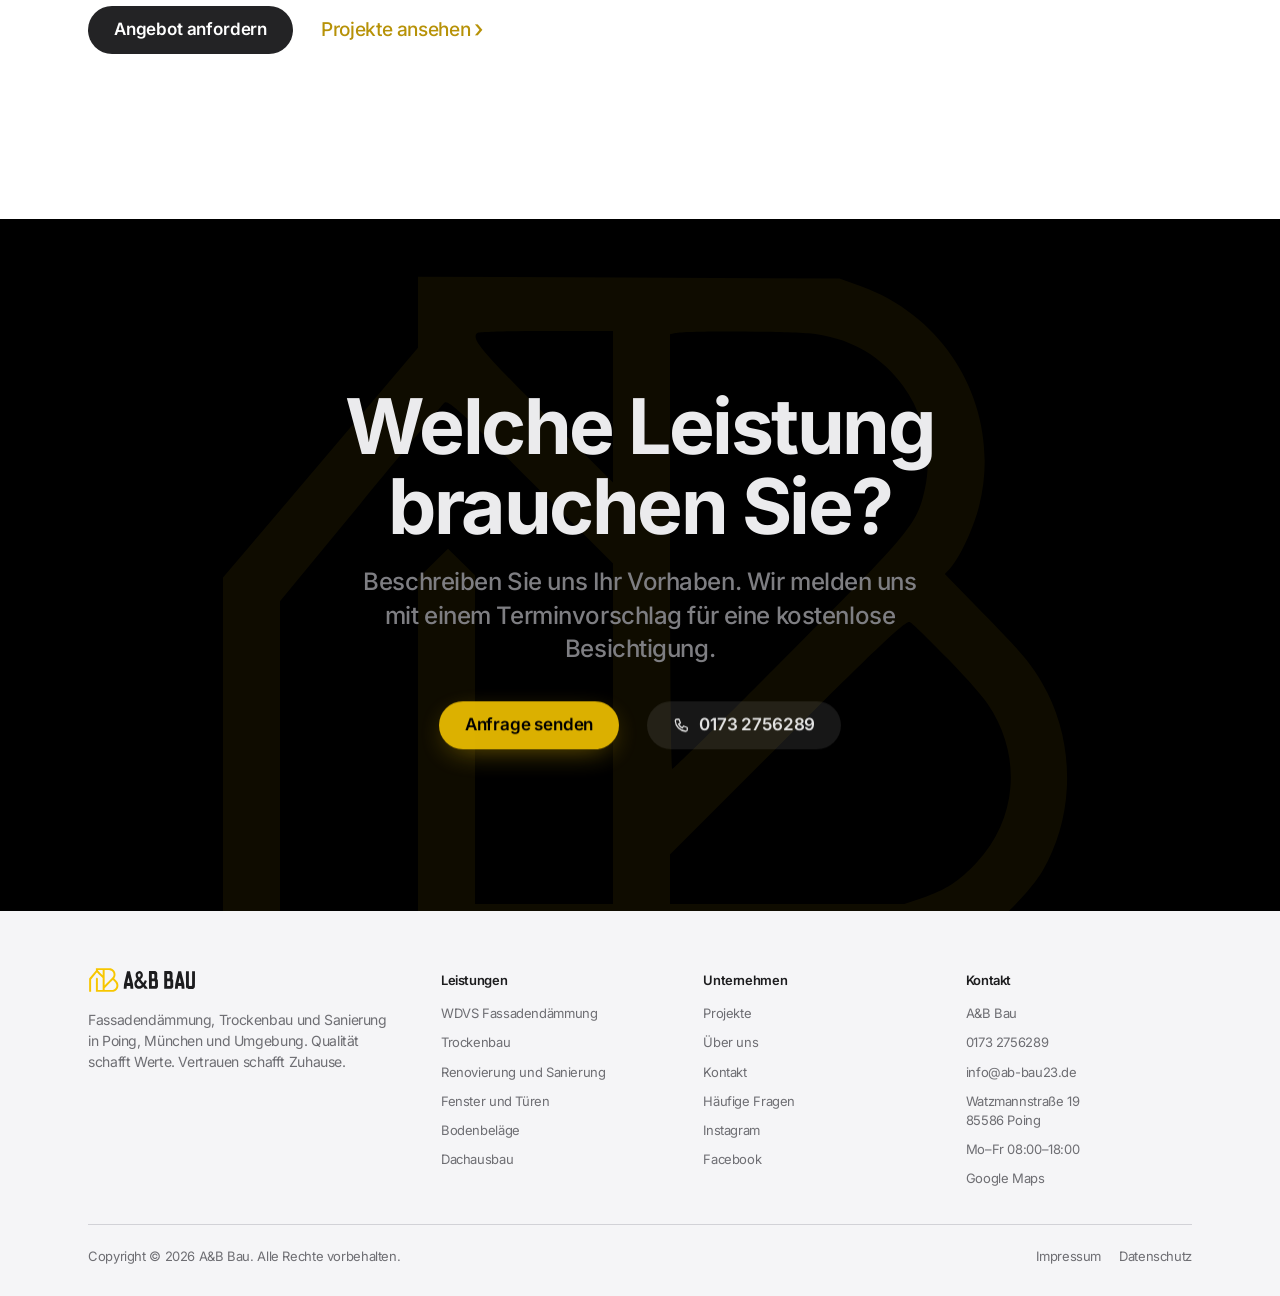
<file: leistungen.html>
<!DOCTYPE html>
<html lang="de" class="js">
<head>
<meta charset="utf-8">
<meta name="viewport" content="width=device-width, initial-scale=1, viewport-fit=cover">
<title>WDVS, Trockenbau und Sanierung rund um Poing | A&amp;B Bau</title>
<meta name="description" content="Leistungen von A&amp;B Bau in Poing: WDVS-Fassadendämmung, Trockenbau, Renovierung, Fenster und Türen, Bodenbeläge und Dachausbau im Münchner Umland. Rufen Sie an.">
<meta name="robots" content="index, follow, max-image-preview:large">
<meta name="theme-color" content="#000000">
<link rel="canonical" href="https://www.ab-bau23.de/leistungen.html">
<meta property="og:type" content="website">
<meta property="og:locale" content="de_DE">
<meta property="og:site_name" content="A&amp;B Bau">
<meta property="og:url" content="https://www.ab-bau23.de/leistungen.html">
<meta property="og:title" content="WDVS, Trockenbau und Sanierung rund um Poing | A&amp;B Bau">
<meta property="og:description" content="Leistungen von A&amp;B Bau in Poing: WDVS-Fassadendämmung, Trockenbau, Renovierung, Fenster und Türen, Bodenbeläge und Dachausbau im Münchner Umland. Rufen Sie an.">
<meta property="og:image" content="https://www.ab-bau23.de/assets/img/teilen.jpg">
<meta property="og:image:width" content="1200">
<meta property="og:image:height" content="630">
<meta property="og:image:alt" content="A&amp;B Bau: Fassadendämmung und Innenausbau in Poing">
<meta name="twitter:card" content="summary_large_image">
<meta name="twitter:title" content="WDVS, Trockenbau und Sanierung rund um Poing | A&amp;B Bau">
<meta name="twitter:description" content="Leistungen von A&amp;B Bau in Poing: WDVS-Fassadendämmung, Trockenbau, Renovierung, Fenster und Türen, Bodenbeläge und Dachausbau im Münchner Umland. Rufen Sie an.">
<meta name="twitter:image" content="https://www.ab-bau23.de/assets/img/teilen.jpg">
<meta name="twitter:image:alt" content="A&amp;B Bau: Fassadendämmung und Innenausbau in Poing">
<link rel="icon" href="assets/img/favicon.svg" type="image/svg+xml">
<link rel="apple-touch-icon" href="assets/img/touch-icon.png">
<link rel="preload" href="assets/css/site.css?v=6" as="style">
<link rel="stylesheet" href="assets/css/site.css?v=6">
<script type="application/ld+json">{"@context":"https://schema.org","@graph":[{"@type":["HomeAndConstructionBusiness","LocalBusiness"],"@id":"https://www.ab-bau23.de/#betrieb","name":"A&B Bau","url":"https://www.ab-bau23.de/","image":"https://www.ab-bau23.de/assets/img/teilen.jpg","logo":"https://www.ab-bau23.de/assets/img/logo.svg","telephone":"+49-173-2756289","email":"info@ab-bau23.de","slogan":"Qualität schafft Werte. Vertrauen schafft Zuhause.","description":"Fassadendämmung, Trockenbau und Sanierung in Poing, München und Umgebung.","address":{"@type":"PostalAddress","streetAddress":"Watzmannstraße 19","postalCode":"85586","addressLocality":"Poing","addressCountry":"DE"},"openingHoursSpecification":[{"@type":"OpeningHoursSpecification","dayOfWeek":["Monday","Tuesday","Wednesday","Thursday","Friday"],"opens":"08:00","closes":"18:00"}],"openingHours":"Mo-Fr 08:00-18:00","areaServed":[{"@type":"City","name":"Poing"},{"@type":"City","name":"München"},{"@type":"AdministrativeArea","name":"Landkreis Ebersberg"},{"@type":"AdministrativeArea","name":"Landkreis Erding"},{"@type":"AdministrativeArea","name":"Landkreis München"}],"sameAs":["https://www.facebook.com/abbau23/","https://www.instagram.com/_abbau/","https://maps.google.com/?cid=13605144908475911910"],"hasMap":"https://maps.google.com/?cid=13605144908475911910","makesOffer":[{"@type":"Offer","itemOffered":{"@type":"Service","@id":"https://www.ab-bau23.de/leistungen.html#fassade","name":"WDVS Fassadendämmung","serviceType":"Wärmedämmverbundsystem","description":"Wärmedämmverbundsysteme mit Mineralwolle oder Polystyrol. Dämmplatten werden geklebt, verdübelt, armiert und verputzt.","url":"https://www.ab-bau23.de/leistungen.html#fassade","provider":{"@id":"https://www.ab-bau23.de/#betrieb"},"areaServed":[{"@type":"City","name":"Poing"},{"@type":"City","name":"München"},{"@type":"AdministrativeArea","name":"Landkreis Ebersberg"},{"@type":"AdministrativeArea","name":"Landkreis Erding"},{"@type":"AdministrativeArea","name":"Landkreis München"}]}},{"@type":"Offer","itemOffered":{"@type":"Service","@id":"https://www.ab-bau23.de/leistungen.html#trockenbau","name":"Trockenbau","serviceType":"Trockenbau","description":"Wände, Decken, Vorsatzschalen und Vorwandinstallationen für Wohnräume, Büros und Gewerbeflächen.","url":"https://www.ab-bau23.de/leistungen.html#trockenbau","provider":{"@id":"https://www.ab-bau23.de/#betrieb"},"areaServed":[{"@type":"City","name":"Poing"},{"@type":"City","name":"München"},{"@type":"AdministrativeArea","name":"Landkreis Ebersberg"},{"@type":"AdministrativeArea","name":"Landkreis Erding"},{"@type":"AdministrativeArea","name":"Landkreis München"}]}},{"@type":"Offer","itemOffered":{"@type":"Service","@id":"https://www.ab-bau23.de/leistungen.html#renovierung","name":"Renovierung und Sanierung","serviceType":"Renovierung und Sanierung","description":"Renovierung und Sanierung von Wohnungen, Häusern und Gewerbeobjekten, komplett oder Raum für Raum.","url":"https://www.ab-bau23.de/leistungen.html#renovierung","provider":{"@id":"https://www.ab-bau23.de/#betrieb"},"areaServed":[{"@type":"City","name":"Poing"},{"@type":"City","name":"München"},{"@type":"AdministrativeArea","name":"Landkreis Ebersberg"},{"@type":"AdministrativeArea","name":"Landkreis Erding"},{"@type":"AdministrativeArea","name":"Landkreis München"}]}},{"@type":"Offer","itemOffered":{"@type":"Service","@id":"https://www.ab-bau23.de/leistungen.html#fenster","name":"Fenster und Türen","serviceType":"Fenster- und Türeinbau","description":"Fenster und Türen aus deutscher Fertigung, fachgerecht und luftdicht eingebaut.","url":"https://www.ab-bau23.de/leistungen.html#fenster","provider":{"@id":"https://www.ab-bau23.de/#betrieb"},"areaServed":[{"@type":"City","name":"Poing"},{"@type":"City","name":"München"},{"@type":"AdministrativeArea","name":"Landkreis Ebersberg"},{"@type":"AdministrativeArea","name":"Landkreis Erding"},{"@type":"AdministrativeArea","name":"Landkreis München"}]}},{"@type":"Offer","itemOffered":{"@type":"Service","@id":"https://www.ab-bau23.de/leistungen.html#boden","name":"Bodenbeläge","serviceType":"Bodenverlegung","description":"Verlegen von Vinyl, Laminat und Parkett.","url":"https://www.ab-bau23.de/leistungen.html#boden","provider":{"@id":"https://www.ab-bau23.de/#betrieb"},"areaServed":[{"@type":"City","name":"Poing"},{"@type":"City","name":"München"},{"@type":"AdministrativeArea","name":"Landkreis Ebersberg"},{"@type":"AdministrativeArea","name":"Landkreis Erding"},{"@type":"AdministrativeArea","name":"Landkreis München"}]}},{"@type":"Offer","itemOffered":{"@type":"Service","@id":"https://www.ab-bau23.de/leistungen.html#dach","name":"Dachausbau","serviceType":"Dachausbau","description":"Ausbau von Dachgeschossen mit Dämmung der Dachschrägen, Trockenbau und neuen Fensteröffnungen.","url":"https://www.ab-bau23.de/leistungen.html#dach","provider":{"@id":"https://www.ab-bau23.de/#betrieb"},"areaServed":[{"@type":"City","name":"Poing"},{"@type":"City","name":"München"},{"@type":"AdministrativeArea","name":"Landkreis Ebersberg"},{"@type":"AdministrativeArea","name":"Landkreis Erding"},{"@type":"AdministrativeArea","name":"Landkreis München"}]}}]},{"@type":"WebSite","@id":"https://www.ab-bau23.de/#website","url":"https://www.ab-bau23.de/","name":"A&B Bau","inLanguage":"de-DE","publisher":{"@id":"https://www.ab-bau23.de/#betrieb"}},{"@type":"WebPage","@id":"https://www.ab-bau23.de/leistungen.html#webpage","url":"https://www.ab-bau23.de/leistungen.html","name":"WDVS, Trockenbau und Sanierung rund um Poing | A&B Bau","description":"Leistungen von A&B Bau in Poing: WDVS-Fassadendämmung, Trockenbau, Renovierung, Fenster und Türen, Bodenbeläge und Dachausbau im Münchner Umland. Rufen Sie an.","isPartOf":{"@id":"https://www.ab-bau23.de/#website"},"about":{"@id":"https://www.ab-bau23.de/#betrieb"},"inLanguage":"de-DE","primaryImageOfPage":{"@type":"ImageObject","url":"https://www.ab-bau23.de/assets/img/teilen.jpg","width":1200,"height":630},"breadcrumb":{"@id":"https://www.ab-bau23.de/leistungen.html#breadcrumb"}},{"@type":"BreadcrumbList","@id":"https://www.ab-bau23.de/leistungen.html#breadcrumb","itemListElement":[{"@type":"ListItem","position":1,"name":"Start","item":"https://www.ab-bau23.de/"},{"@type":"ListItem","position":2,"name":"Leistungen","item":"https://www.ab-bau23.de/leistungen.html"}]}]}</script>
</head>
<body>
<a class="sr-only" href="#inhalt">Zum Inhalt springen</a>
<header class="nav">
  <div class="nav-inner">
    <a class="nav-logo" href="index.html" aria-label="A&amp;B Bau Startseite"><svg xmlns="http://www.w3.org/2000/svg" viewBox="80 95 1040 250" role="img" aria-label="A&amp;B Bau"><g transform="translate(0,441) scale(0.1,-0.1)"><g class="mark" fill="#f7c600"><path d="M1560 3232 l0 -118 -325 -383 -325 -383 0 -639 0 -639 95 0 95 0 0
600 0 599 266 323 c147 178 273 330 281 338 11 13 50 -22 288 -260 l275 -275
0 -567 0 -568 -230 0 -230 0 0 548 0 548 -45 44 -45 44 -50 -49 -50 -49 0
-638 0 -639 843 3 842 3 67 26 c37 15 93 42 124 60 65 39 167 144 206 210 103
176 109 407 16 593 -42 83 -72 121 -217 268 l-125 128 16 17 c35 39 79 134 98
208 78 307 -90 623 -391 733 l-74 27 -702 3 -703 3 0 -119z m650 -314 l0 -253
-230 230 c-211 211 -243 249 -223 268 3 4 107 7 230 7 l223 0 0 -252z m680
241 c122 -19 215 -75 287 -172 72 -98 99 -229 72 -346 -26 -115 -43 -136 -448
-543 -212 -214 -389 -388 -393 -388 -4 0 -8 326 -8 724 l0 725 18 4 c35 9 409
6 472 -4z m430 -1076 c59 -59 121 -130 139 -156 115 -168 100 -382 -36 -528
-59 -63 -103 -92 -182 -119 l-60 -20 -391 0 -390 0 0 82 0 83 392 392 c303
303 395 390 407 383 9 -4 63 -57 121 -117z"/></g><g class="word" fill="currentColor"><path d="M4620 3060 l-65 -5 -146 -630 -146 -630 -15 -210 c-8 -115 -13 -213
-11 -217 2 -5 64 -8 137 -8 l134 0 5 53 c4 28 9 91 13 140 l6 87 163 0 163 0
5 -52 c4 -29 9 -92 13 -140 l6 -88 140 0 140 0 -6 68 c-3 37 -11 135 -17 217
l-10 150 -146 630 c-80 347 -146 631 -147 631 -6 5 -165 8 -216 4z m134 -846
c29 -126 57 -244 61 -261 l7 -33 -127 0 -126 0 5 18 c2 9 30 128 62 264 32
136 59 246 61 245 2 -2 27 -107 57 -233z"/><path d="M5677 3059 c-113 -18 -214 -97 -265 -209 -30 -67 -40 -186 -22 -269
12 -54 70 -188 106 -243 l18 -27 -70 -68 c-133 -128 -186 -241 -187 -398 -3
-400 367 -609 711 -403 30 18 74 50 97 71 24 20 45 37 48 37 3 0 35 -38 72
-85 l66 -85 156 0 c123 0 153 3 146 13 -5 6 -64 80 -130 162 -162 203 -152
183 -115 238 67 96 161 303 145 317 -5 4 -47 24 -95 44 -84 37 -108 40 -108
11 0 -19 -99 -211 -115 -225 -10 -8 -44 28 -148 161 l-136 171 73 71 c122 121
171 255 147 400 -36 219 -196 347 -394 316z m125 -232 c59 -36 80 -144 43
-222 -11 -22 -46 -66 -78 -98 l-59 -59 -35 49 c-82 114 -102 197 -64 272 37
71 127 98 193 58z m28 -912 l142 -180 -39 -33 c-69 -59 -152 -93 -225 -94
-138 -1 -218 84 -218 231 0 86 31 152 107 232 l57 60 17 -18 c10 -10 81 -99
159 -198z"/><path d="M6672 3062 c-10 -6 -12 -184 -10 -853 l3 -844 324 -3 c375 -3 391 0
465 74 74 73 77 94 74 440 -3 329 -4 332 -69 404 l-31 34 17 55 c14 47 16 93
13 286 l-3 230 -22 40 c-28 52 -78 100 -128 122 -35 15 -79 18 -330 21 -159 1
-296 -1 -303 -6z m492 -298 c13 -13 16 -45 16 -191 0 -222 6 -213 -137 -213
l-103 0 0 210 0 210 104 0 c82 0 108 -3 120 -16z m66 -704 l20 -20 0 -180 0
-180 -20 -20 -20 -20 -135 0 -135 0 0 220 0 220 135 0 135 0 20 -20z"/><path d="M8143 3064 c-10 -5 -13 -185 -13 -855 l0 -850 343 3 342 3 38 19 c49
24 92 67 120 120 l22 41 0 315 0 315 -19 35 c-10 19 -32 49 -48 67 l-31 32 17
63 c15 53 17 100 14 288 l-3 225 -22 40 c-28 52 -78 100 -128 122 -35 15 -78
18 -330 20 -159 1 -296 0 -302 -3z m489 -301 c16 -14 18 -34 18 -191 0 -221 6
-212 -137 -212 l-103 0 0 210 0 210 102 0 c80 0 105 -3 120 -17z m68 -703 l20
-20 0 -180 0 -180 -20 -20 -20 -20 -135 0 -135 0 0 220 0 220 135 0 135 0 20
-20z"/><path d="M9543 3062 c-35 -2 -63 -5 -63 -8 0 -3 -65 -285 -144 -628 l-144
-622 -16 -212 c-9 -117 -16 -217 -16 -222 0 -7 49 -10 138 -8 l137 3 8 95 c4
52 10 114 13 138 l5 42 163 0 164 0 6 -97 c4 -54 9 -117 13 -140 l5 -43 132 0
c73 0 135 2 137 4 2 3 -3 105 -12 228 l-17 223 -142 615 c-78 338 -145 618
-149 621 -8 8 -139 15 -218 11z m142 -867 c31 -132 58 -248 61 -257 l5 -18
-125 0 c-69 0 -126 4 -126 9 0 9 108 474 117 506 8 25 2 44 68 -240z"/><path d="M10224 3047 c-2 -7 -3 -350 -2 -763 l3 -749 22 -41 c12 -22 39 -56
59 -74 72 -63 84 -65 349 -65 l240 0 47 24 c53 26 102 77 127 130 14 32 16
115 16 791 l0 755 -137 3 -138 3 0 -694 0 -694 -18 -16 c-15 -14 -41 -17 -139
-17 -103 0 -122 3 -136 18 l-17 19 0 691 0 692 -135 0 c-102 0 -137 -3 -141
-13z"/></g></g></svg></a>
    <ul class="nav-links"><li><a href="leistungen.html" aria-current="page">Leistungen</a></li><li><a href="projekte.html">Projekte</a></li><li><a href="ueber-uns.html">Über uns</a></li><li><a href="kontakt.html">Kontakt</a></li></ul>
    <div class="nav-cta">
      <a class="nav-ig" href="https://www.instagram.com/_abbau/" target="_blank" rel="noopener" aria-label="A&amp;B Bau auf Instagram"><svg viewBox="0 0 24 24" fill="none" stroke="currentColor" stroke-width="1.7" stroke-linecap="round" stroke-linejoin="round" aria-hidden="true"><rect x="3.5" y="3.5" width="17" height="17" rx="5"/><circle cx="12" cy="12" r="4"/><circle cx="17.2" cy="6.8" r=".6" fill="currentColor"/></svg></a>
      <a class="nav-ig" href="https://www.facebook.com/abbau23/" target="_blank" rel="noopener" aria-label="A&amp;B Bau auf Facebook"><svg viewBox="0 0 24 24" fill="none" stroke="currentColor" stroke-width="1.7" stroke-linecap="round" stroke-linejoin="round" aria-hidden="true"><path d="M15 21v-8h2.5l.5-3.5H15V7.4c0-1 .3-1.7 1.8-1.7H18V2.6c-.3 0-1.3-.1-2.5-.1-2.5 0-4.2 1.5-4.2 4.3v2.7H8.7V13H11.3v8H15z"/></svg></a>
      <a class="btn btn-yellow" href="kontakt.html">Angebot anfordern</a>
      <button class="nav-burger" aria-label="Menü" aria-expanded="false" aria-controls="nav-sheet"><span></span><span></span></button>
    </div>
  </div>
</header>
<div class="nav-sheet" id="nav-sheet"><a class="item" href="index.html">Start</a><a class="item" href="leistungen.html">Leistungen</a><a class="item" href="projekte.html">Projekte</a><a class="item" href="ueber-uns.html">Über uns</a><a class="item" href="kontakt.html">Kontakt</a><a class="btn btn-yellow" href="tel:+491732756289"><svg viewBox="0 0 24 24" fill="none" stroke="currentColor" stroke-width="1.7" stroke-linecap="round" stroke-linejoin="round" aria-hidden="true"><path d="M5 4h3l2 5-2.5 1.5a11 11 0 005 5L14 13l5 2v3a2 2 0 01-2 2A15 15 0 013 6a2 2 0 012-2z"/></svg> 0173 2756289</a></div>
<main id="inhalt">

<section class="page-hero center">
  <div class="wrap">
    <nav class="crumbs" aria-label="Brotkrumen"><a href="index.html">Start</a><span aria-hidden="true"> › </span><span aria-current="page">Leistungen</span></nav>
    <p class="eyebrow on-dark">Leistungen</p>
    <h1 class="h1">Ein Team für Ihr ganzes Haus.</h1>
    <p class="lead">Außen gedämmt, innen neu gedacht. Wir planen und bauen so, dass alles zusammenpasst und Sie nur einen Ansprechpartner brauchen.</p>
  </div>
</section>
<nav class="jump" aria-label="Leistungen" data-nav="light"><div class="jump-inner">
  <a href="#fassade">WDVS Fassadendämmung</a><a href="#trockenbau">Trockenbau</a><a href="#renovierung">Renovierung und Sanierung</a><a href="#fenster">Fenster und Türen</a><a href="#boden">Bodenbeläge</a><a href="#dach">Dachausbau</a>
</div></nav>
<section class="pad" data-nav="light">
  <div class="wrap">
<div class="feature" id="fassade">
  <div class="feature-media" data-reveal="scale"><img src="assets/img/montage-team-800.webp" srcset="assets/img/montage-team-800.webp 800w, assets/img/montage-team-1600.webp 1600w" sizes="(max-width: 860px) 100vw, 50vw" width="800" height="600" alt="Montage von Mineralwolle-Dämmplatten" fetchpriority="high" decoding="async" data-parallax="6" style="height:112%;margin-top:-6%"><span class="badge">Unser Schwerpunkt</span></div>
  <div data-reveal><p class="eyebrow">Unsere Hauptleistung</p><h2 class="h2">WDVS Fassadendämmung, unser Kerngeschäft.</h2><p>Mit dem Wärmedämmverbundsystem sind wir spezialisiert auf die energetische Sanierung von Fassaden. Spezielle Dämmplatten werden auf die Außenwand geklebt, verdübelt, armiert und verputzt. Die Wärme bleibt im Haus, die Kälte draußen. Gerade bei steigenden Energiepreisen lohnt sich eine professionelle Dämmung mehr denn je.</p><ul class="checks"><li>Deutlich geringere Heizkosten</li><li>Angenehmes Raumklima im Sommer und im Winter</li><li>Schutz der Bausubstanz vor Feuchtigkeit</li><li>Wertsteigerung Ihrer Immobilie</li><li>Mineralwolle oder Polystyrol, passend zum Gebäude</li></ul>
  <div class="actions"><a class="btn btn-dark" href="kontakt.html">Angebot anfordern</a><a class="link-arrow" href="projekte.html#fassade">Projekte ansehen</a></div></div>
</div><div class="feature flip" id="trockenbau">
  <div class="feature-media land" data-reveal="scale"><img src="assets/img/trockenbau-fenster-800.webp" srcset="assets/img/trockenbau-fenster-800.webp 800w, assets/img/trockenbau-fenster-1600.webp 1200w" sizes="(max-width: 860px) 100vw, 50vw" width="800" height="1067" alt="Trockenbaurahmen um eine große Fensterfront" loading="lazy" decoding="async" data-parallax="6" style="height:112%;margin-top:-6%"></div>
  <div data-reveal><p class="eyebrow">Trockenbau</p><h2 class="h2">Räume flexibel gestalten. Schnell und sauber.</h2><p>Mit modernem Trockenbau lassen sich Räume teilen, Decken abhängen und Leitungen elegant verstecken. Für Wohnräume, Büros und Gewerbeflächen.</p><ul class="checks"><li>Raumtrennungen und neue Raumaufteilungen</li><li>Decken und moderne Deckensysteme</li><li>Vorsatzschalen und Vorwandinstallationen</li><li>Nischen, Durchgänge und individuelle Lösungen</li></ul>
  <div class="actions"><a class="btn btn-dark" href="kontakt.html">Angebot anfordern</a><a class="link-arrow" href="projekte.html#trockenbau">Projekte ansehen</a></div></div>
</div><div class="feature" id="renovierung">
  <div class="feature-media land" data-reveal="scale"><img src="assets/img/wintergarten-800.webp" srcset="assets/img/wintergarten-800.webp 800w, assets/img/wintergarten-1600.webp 1600w" sizes="(max-width: 860px) 100vw, 50vw" width="800" height="370" alt="Renovierter Übergang zu einem Wintergarten" loading="lazy" decoding="async" data-parallax="6" style="height:112%;margin-top:-6%"></div>
  <div data-reveal><p class="eyebrow">Renovierung und Sanierung</p><h2 class="h2">Manchmal braucht ein Zuhause einen neuen Anfang.</h2><p>Wir renovieren und sanieren Wohnungen, Häuser und Gewerbeobjekte. Komplett oder Raum für Raum, immer mit dem Ziel, dass Sie sich wieder richtig wohlfühlen.</p><ul class="checks"><li>Komplette Innensanierungen</li><li>Modernisierung von Wohnräumen</li><li>Individuelle Gestaltung nach Ihren Wünschen</li></ul>
  <div class="actions"><a class="btn btn-dark" href="kontakt.html">Angebot anfordern</a><a class="link-arrow" href="projekte.html#renovierung">Projekte ansehen</a></div></div>
</div><div class="feature flip" id="fenster">
  <div class="feature-media land" data-reveal="scale"><img src="assets/img/dach-trockenbau-800.webp" srcset="assets/img/dach-trockenbau-800.webp 800w, assets/img/dach-trockenbau-1600.webp 1600w" sizes="(max-width: 860px) 100vw, 50vw" width="800" height="370" alt="Neue Fenster in einem Dachgeschoss" loading="lazy" decoding="async" data-parallax="6" style="height:112%;margin-top:-6%"></div>
  <div data-reveal><p class="eyebrow">Fenster und Türen</p><h2 class="h2">Sicher. Dicht. Made in Germany.</h2><p>Unsere Qualitätsfenster und Türen erfüllen dank moderner Technik höchste Anforderungen an Sicherheit und Wärmeschutz. Wir bauen fachgerecht ein und schließen luftdicht an.</p><ul class="checks"><li>Fenster und Haustüren aus deutscher Fertigung</li><li>Fachgerechter, luftdichter Einbau</li><li>Abstimmung mit Dämmung und Innenausbau</li></ul>
  <div class="actions"><a class="btn btn-dark" href="kontakt.html">Angebot anfordern</a><a class="link-arrow" href="projekte.html">Projekte ansehen</a></div></div>
</div><div class="feature" id="boden">
  <div class="feature-media land" data-reveal="scale"><img src="assets/img/galerie-renovierung-05-800.webp" srcset="assets/img/galerie-renovierung-05-800.webp 800w, assets/img/galerie-renovierung-05-1600.webp 1600w" sizes="(max-width: 860px) 100vw, 50vw" width="800" height="370" alt="Wohnraum im Zuge der Innensanierung, bereit für neue Bodenbeläge" loading="lazy" decoding="async" data-parallax="6" style="height:112%;margin-top:-6%"></div>
  <div data-reveal><p class="eyebrow">Bodenbeläge</p><h2 class="h2">Der richtige Boden für jeden Raum.</h2><p>Wir verlegen hochwertige Bodenbeläge passend zu Raum und Nutzung, von Vinyl über Laminat bis Parkett. Fachgerecht vorbereitet und sauber verlegt, für ein Ergebnis, das lange hält.</p><ul class="checks"><li>Vinylböden für Feuchträume und stark genutzte Bereiche</li><li>Laminat für ein wohnliches, pflegeleichtes Zuhause</li><li>Parkett für hochwertige, langlebige Optik</li></ul>
  <div class="actions"><a class="btn btn-dark" href="kontakt.html">Angebot anfordern</a><a class="link-arrow" href="projekte.html">Projekte ansehen</a></div></div>
</div><div class="feature flip" id="dach">
  <div class="feature-media land" data-reveal="scale"><img src="assets/img/dach-nachher-800.webp" srcset="assets/img/dach-nachher-800.webp 800w, assets/img/dach-nachher-1600.webp 1600w" sizes="(max-width: 860px) 100vw, 50vw" width="800" height="370" alt="Ausgebautes Dachgeschoss mit neuen Fenstern" loading="lazy" decoding="async" data-parallax="6" style="height:112%;margin-top:-6%"></div>
  <div data-reveal><p class="eyebrow">Dachausbau</p><h2 class="h2">Aus dem Dachboden wird Wohnraum.</h2><p>Wir bauen Dachgeschosse zu hellen, warmen Räumen aus. Mit zusätzlicher Dämmung verbessern Sie gleichzeitig die Energieeffizienz des ganzen Hauses.</p><ul class="checks"><li>Mauerdurchbrüche und neue Fensteröffnungen</li><li>Dämmung der Dachschrägen</li><li>Trockenbau, Spachteln und Oberflächen</li></ul>
  <div class="actions"><a class="btn btn-dark" href="kontakt.html">Angebot anfordern</a><a class="link-arrow" href="projekte.html#dach">Projekte ansehen</a></div></div>
</div>
  </div>
</section>
<section class="dark pad final">
  <svg class="final-mark" viewBox="80 95 300 250" aria-hidden="true"><g transform="translate(0,441) scale(0.1,-0.1)"><path d="M1560 3232 l0 -118 -325 -383 -325 -383 0 -639 0 -639 95 0 95 0 0
600 0 599 266 323 c147 178 273 330 281 338 11 13 50 -22 288 -260 l275 -275
0 -567 0 -568 -230 0 -230 0 0 548 0 548 -45 44 -45 44 -50 -49 -50 -49 0
-638 0 -639 843 3 842 3 67 26 c37 15 93 42 124 60 65 39 167 144 206 210 103
176 109 407 16 593 -42 83 -72 121 -217 268 l-125 128 16 17 c35 39 79 134 98
208 78 307 -90 623 -391 733 l-74 27 -702 3 -703 3 0 -119z m650 -314 l0 -253
-230 230 c-211 211 -243 249 -223 268 3 4 107 7 230 7 l223 0 0 -252z m680
241 c122 -19 215 -75 287 -172 72 -98 99 -229 72 -346 -26 -115 -43 -136 -448
-543 -212 -214 -389 -388 -393 -388 -4 0 -8 326 -8 724 l0 725 18 4 c35 9 409
6 472 -4z m430 -1076 c59 -59 121 -130 139 -156 115 -168 100 -382 -36 -528
-59 -63 -103 -92 -182 -119 l-60 -20 -391 0 -390 0 0 82 0 83 392 392 c303
303 395 390 407 383 9 -4 63 -57 121 -117z"/></g></svg>
  <div class="wrap" style="position:relative">
    <h2 class="h1" data-reveal>Welche Leistung brauchen Sie?</h2>
    <p class="lead" data-reveal style="margin-left:auto;margin-right:auto;max-width:560px">Beschreiben Sie uns Ihr Vorhaben. Wir melden uns mit einem Terminvorschlag für eine kostenlose Besichtigung.</p>
    <div class="actions" data-reveal><a class="btn btn-yellow" href="kontakt.html">Anfrage senden</a><a class="btn btn-ghost" href="tel:+491732756289"><svg viewBox="0 0 24 24" fill="none" stroke="currentColor" stroke-width="1.7" stroke-linecap="round" stroke-linejoin="round" aria-hidden="true"><path d="M5 4h3l2 5-2.5 1.5a11 11 0 005 5L14 13l5 2v3a2 2 0 01-2 2A15 15 0 013 6a2 2 0 012-2z"/></svg> 0173 2756289</a></div>
  </div>
</section>
</main>
<footer class="foot" data-nav="light">
  <div class="wrap">
    <div class="foot-top">
      <div class="foot-brand">
        <svg xmlns="http://www.w3.org/2000/svg" viewBox="80 95 1040 250" aria-hidden="true" aria-label="A&amp;B Bau"><g transform="translate(0,441) scale(0.1,-0.1)"><g class="mark" fill="#f7c600"><path d="M1560 3232 l0 -118 -325 -383 -325 -383 0 -639 0 -639 95 0 95 0 0
600 0 599 266 323 c147 178 273 330 281 338 11 13 50 -22 288 -260 l275 -275
0 -567 0 -568 -230 0 -230 0 0 548 0 548 -45 44 -45 44 -50 -49 -50 -49 0
-638 0 -639 843 3 842 3 67 26 c37 15 93 42 124 60 65 39 167 144 206 210 103
176 109 407 16 593 -42 83 -72 121 -217 268 l-125 128 16 17 c35 39 79 134 98
208 78 307 -90 623 -391 733 l-74 27 -702 3 -703 3 0 -119z m650 -314 l0 -253
-230 230 c-211 211 -243 249 -223 268 3 4 107 7 230 7 l223 0 0 -252z m680
241 c122 -19 215 -75 287 -172 72 -98 99 -229 72 -346 -26 -115 -43 -136 -448
-543 -212 -214 -389 -388 -393 -388 -4 0 -8 326 -8 724 l0 725 18 4 c35 9 409
6 472 -4z m430 -1076 c59 -59 121 -130 139 -156 115 -168 100 -382 -36 -528
-59 -63 -103 -92 -182 -119 l-60 -20 -391 0 -390 0 0 82 0 83 392 392 c303
303 395 390 407 383 9 -4 63 -57 121 -117z"/></g><g class="word" fill="currentColor"><path d="M4620 3060 l-65 -5 -146 -630 -146 -630 -15 -210 c-8 -115 -13 -213
-11 -217 2 -5 64 -8 137 -8 l134 0 5 53 c4 28 9 91 13 140 l6 87 163 0 163 0
5 -52 c4 -29 9 -92 13 -140 l6 -88 140 0 140 0 -6 68 c-3 37 -11 135 -17 217
l-10 150 -146 630 c-80 347 -146 631 -147 631 -6 5 -165 8 -216 4z m134 -846
c29 -126 57 -244 61 -261 l7 -33 -127 0 -126 0 5 18 c2 9 30 128 62 264 32
136 59 246 61 245 2 -2 27 -107 57 -233z"/><path d="M5677 3059 c-113 -18 -214 -97 -265 -209 -30 -67 -40 -186 -22 -269
12 -54 70 -188 106 -243 l18 -27 -70 -68 c-133 -128 -186 -241 -187 -398 -3
-400 367 -609 711 -403 30 18 74 50 97 71 24 20 45 37 48 37 3 0 35 -38 72
-85 l66 -85 156 0 c123 0 153 3 146 13 -5 6 -64 80 -130 162 -162 203 -152
183 -115 238 67 96 161 303 145 317 -5 4 -47 24 -95 44 -84 37 -108 40 -108
11 0 -19 -99 -211 -115 -225 -10 -8 -44 28 -148 161 l-136 171 73 71 c122 121
171 255 147 400 -36 219 -196 347 -394 316z m125 -232 c59 -36 80 -144 43
-222 -11 -22 -46 -66 -78 -98 l-59 -59 -35 49 c-82 114 -102 197 -64 272 37
71 127 98 193 58z m28 -912 l142 -180 -39 -33 c-69 -59 -152 -93 -225 -94
-138 -1 -218 84 -218 231 0 86 31 152 107 232 l57 60 17 -18 c10 -10 81 -99
159 -198z"/><path d="M6672 3062 c-10 -6 -12 -184 -10 -853 l3 -844 324 -3 c375 -3 391 0
465 74 74 73 77 94 74 440 -3 329 -4 332 -69 404 l-31 34 17 55 c14 47 16 93
13 286 l-3 230 -22 40 c-28 52 -78 100 -128 122 -35 15 -79 18 -330 21 -159 1
-296 -1 -303 -6z m492 -298 c13 -13 16 -45 16 -191 0 -222 6 -213 -137 -213
l-103 0 0 210 0 210 104 0 c82 0 108 -3 120 -16z m66 -704 l20 -20 0 -180 0
-180 -20 -20 -20 -20 -135 0 -135 0 0 220 0 220 135 0 135 0 20 -20z"/><path d="M8143 3064 c-10 -5 -13 -185 -13 -855 l0 -850 343 3 342 3 38 19 c49
24 92 67 120 120 l22 41 0 315 0 315 -19 35 c-10 19 -32 49 -48 67 l-31 32 17
63 c15 53 17 100 14 288 l-3 225 -22 40 c-28 52 -78 100 -128 122 -35 15 -78
18 -330 20 -159 1 -296 0 -302 -3z m489 -301 c16 -14 18 -34 18 -191 0 -221 6
-212 -137 -212 l-103 0 0 210 0 210 102 0 c80 0 105 -3 120 -17z m68 -703 l20
-20 0 -180 0 -180 -20 -20 -20 -20 -135 0 -135 0 0 220 0 220 135 0 135 0 20
-20z"/><path d="M9543 3062 c-35 -2 -63 -5 -63 -8 0 -3 -65 -285 -144 -628 l-144
-622 -16 -212 c-9 -117 -16 -217 -16 -222 0 -7 49 -10 138 -8 l137 3 8 95 c4
52 10 114 13 138 l5 42 163 0 164 0 6 -97 c4 -54 9 -117 13 -140 l5 -43 132 0
c73 0 135 2 137 4 2 3 -3 105 -12 228 l-17 223 -142 615 c-78 338 -145 618
-149 621 -8 8 -139 15 -218 11z m142 -867 c31 -132 58 -248 61 -257 l5 -18
-125 0 c-69 0 -126 4 -126 9 0 9 108 474 117 506 8 25 2 44 68 -240z"/><path d="M10224 3047 c-2 -7 -3 -350 -2 -763 l3 -749 22 -41 c12 -22 39 -56
59 -74 72 -63 84 -65 349 -65 l240 0 47 24 c53 26 102 77 127 130 14 32 16
115 16 791 l0 755 -137 3 -138 3 0 -694 0 -694 -18 -16 c-15 -14 -41 -17 -139
-17 -103 0 -122 3 -136 18 l-17 19 0 691 0 692 -135 0 c-102 0 -137 -3 -141
-13z"/></g></g></svg>
        <p>Fassadendämmung, Trockenbau und Sanierung in Poing, München und Umgebung. Qualität schafft Werte. Vertrauen schafft Zuhause.</p>
      </div>
      <div><p class="foot-label">Leistungen</p><ul>
        <li><a href="leistungen.html#fassade">WDVS Fassadendämmung</a></li>
        <li><a href="leistungen.html#trockenbau">Trockenbau</a></li>
        <li><a href="leistungen.html#renovierung">Renovierung und Sanierung</a></li>
        <li><a href="leistungen.html#fenster">Fenster und Türen</a></li>
        <li><a href="leistungen.html#boden">Bodenbeläge</a></li>
        <li><a href="leistungen.html#dach">Dachausbau</a></li>
      </ul></div>
      <div><p class="foot-label">Unternehmen</p><ul>
        <li><a href="projekte.html">Projekte</a></li>
        <li><a href="ueber-uns.html">Über uns</a></li>
        <li><a href="kontakt.html">Kontakt</a></li>
        <li><a href="index.html#faq">Häufige Fragen</a></li>
        <li><a href="https://www.instagram.com/_abbau/" target="_blank" rel="noopener">Instagram</a></li>
        <li><a href="https://www.facebook.com/abbau23/" target="_blank" rel="noopener">Facebook</a></li>
      </ul></div>
      <div><p class="foot-label">Kontakt</p><ul>
        <li>A&amp;B Bau</li>
        <li><a href="tel:+491732756289">0173 2756289</a></li>
        <li><a href="mailto:info@ab-bau23.de">info@ab-bau23.de</a></li>
        <li>Watzmannstraße 19<br>85586 Poing</li>
        <li>Mo–Fr 08:00–18:00</li>
        <li><a href="https://maps.google.com/?cid=13605144908475911910" target="_blank" rel="noopener">Google Maps</a></li>
      </ul></div>
    </div>
    <div class="foot-bottom">
      <span>Copyright © <span data-year>2026</span> A&amp;B Bau. Alle Rechte vorbehalten.</span>
      <nav><a href="impressum.html">Impressum</a><a href="datenschutz.html">Datenschutz</a></nav>
    </div>
  </div>
</footer>
<a class="fab" href="tel:+491732756289" aria-label="Jetzt anrufen"><svg viewBox="0 0 24 24" fill="none" stroke="currentColor" stroke-width="1.7" stroke-linecap="round" stroke-linejoin="round" aria-hidden="true"><path d="M5 4h3l2 5-2.5 1.5a11 11 0 005 5L14 13l5 2v3a2 2 0 01-2 2A15 15 0 013 6a2 2 0 012-2z"/></svg> Anrufen</a>
<script src="assets/js/gsap.min.js?v=6" defer></script>
<script src="assets/js/ScrollTrigger.min.js?v=6" defer></script>
<script src="assets/js/site.js?v=6" defer></script>
</body>
</html>
</file>
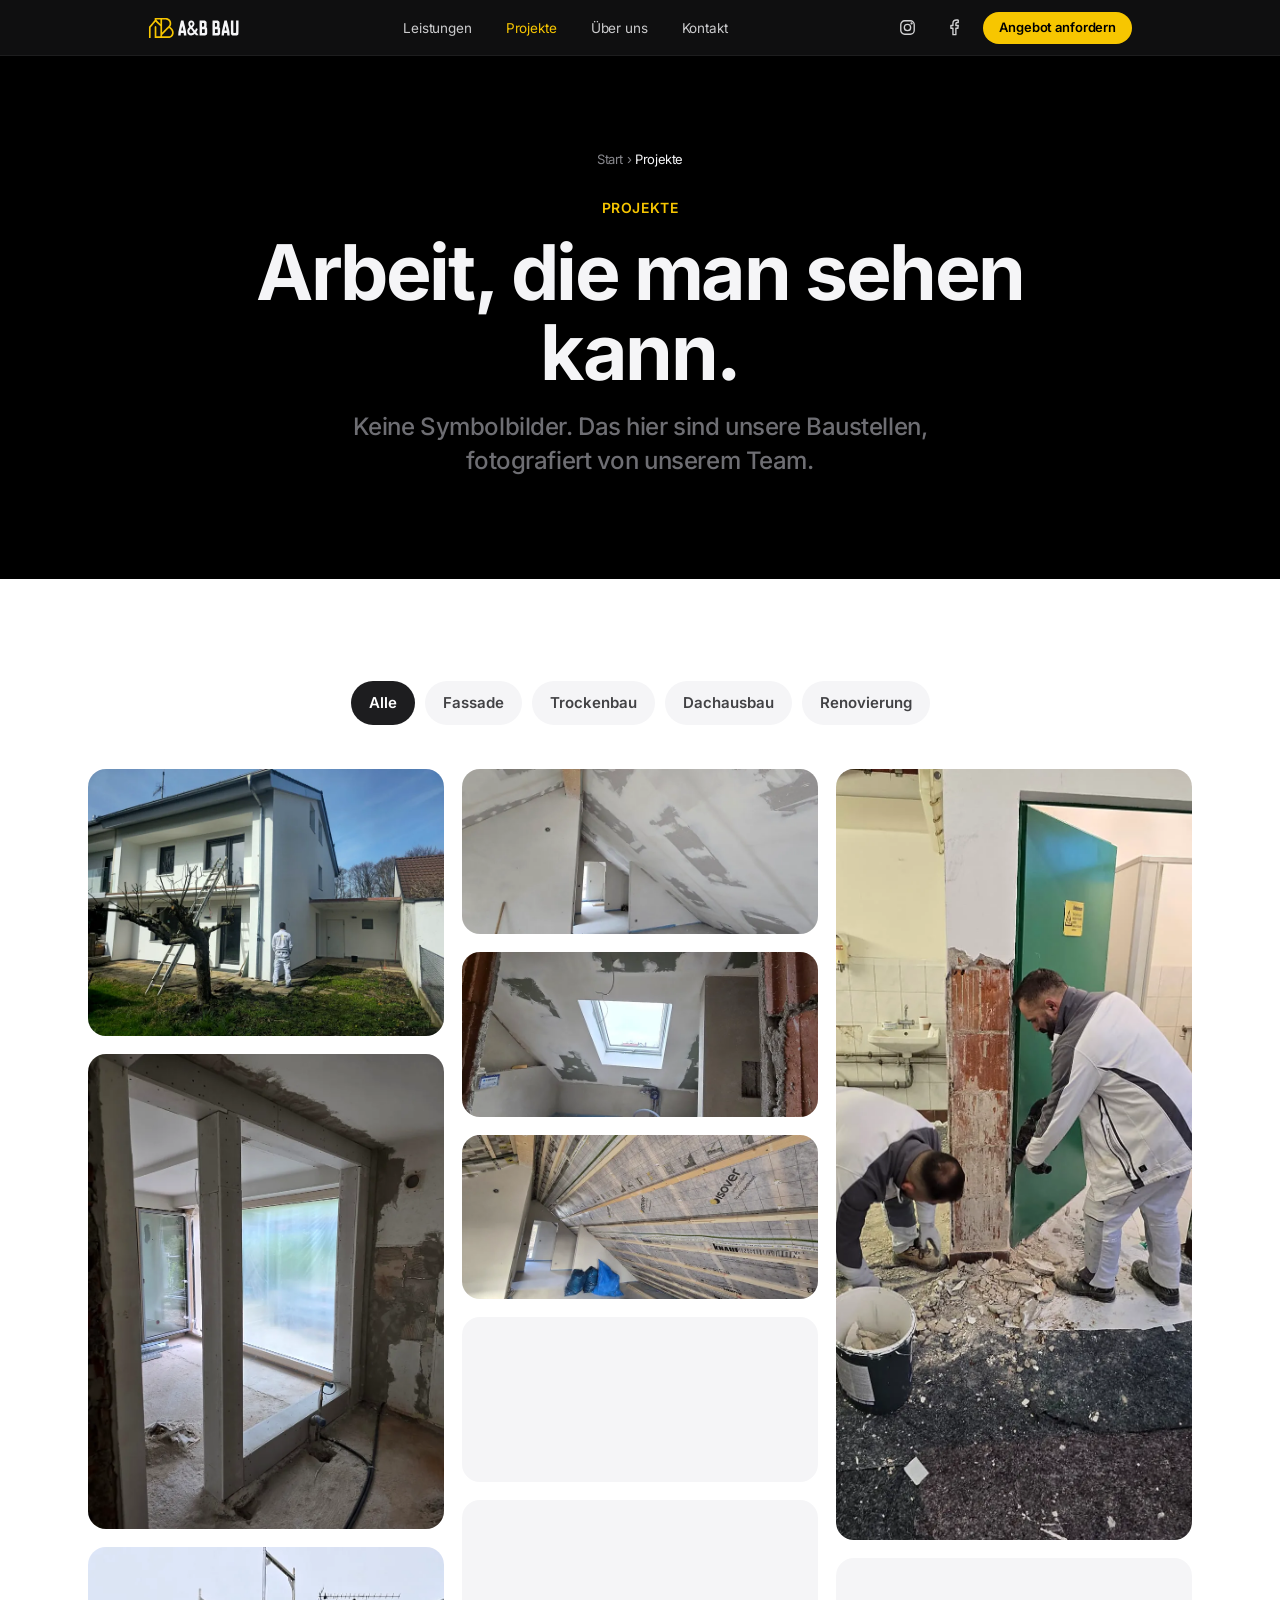
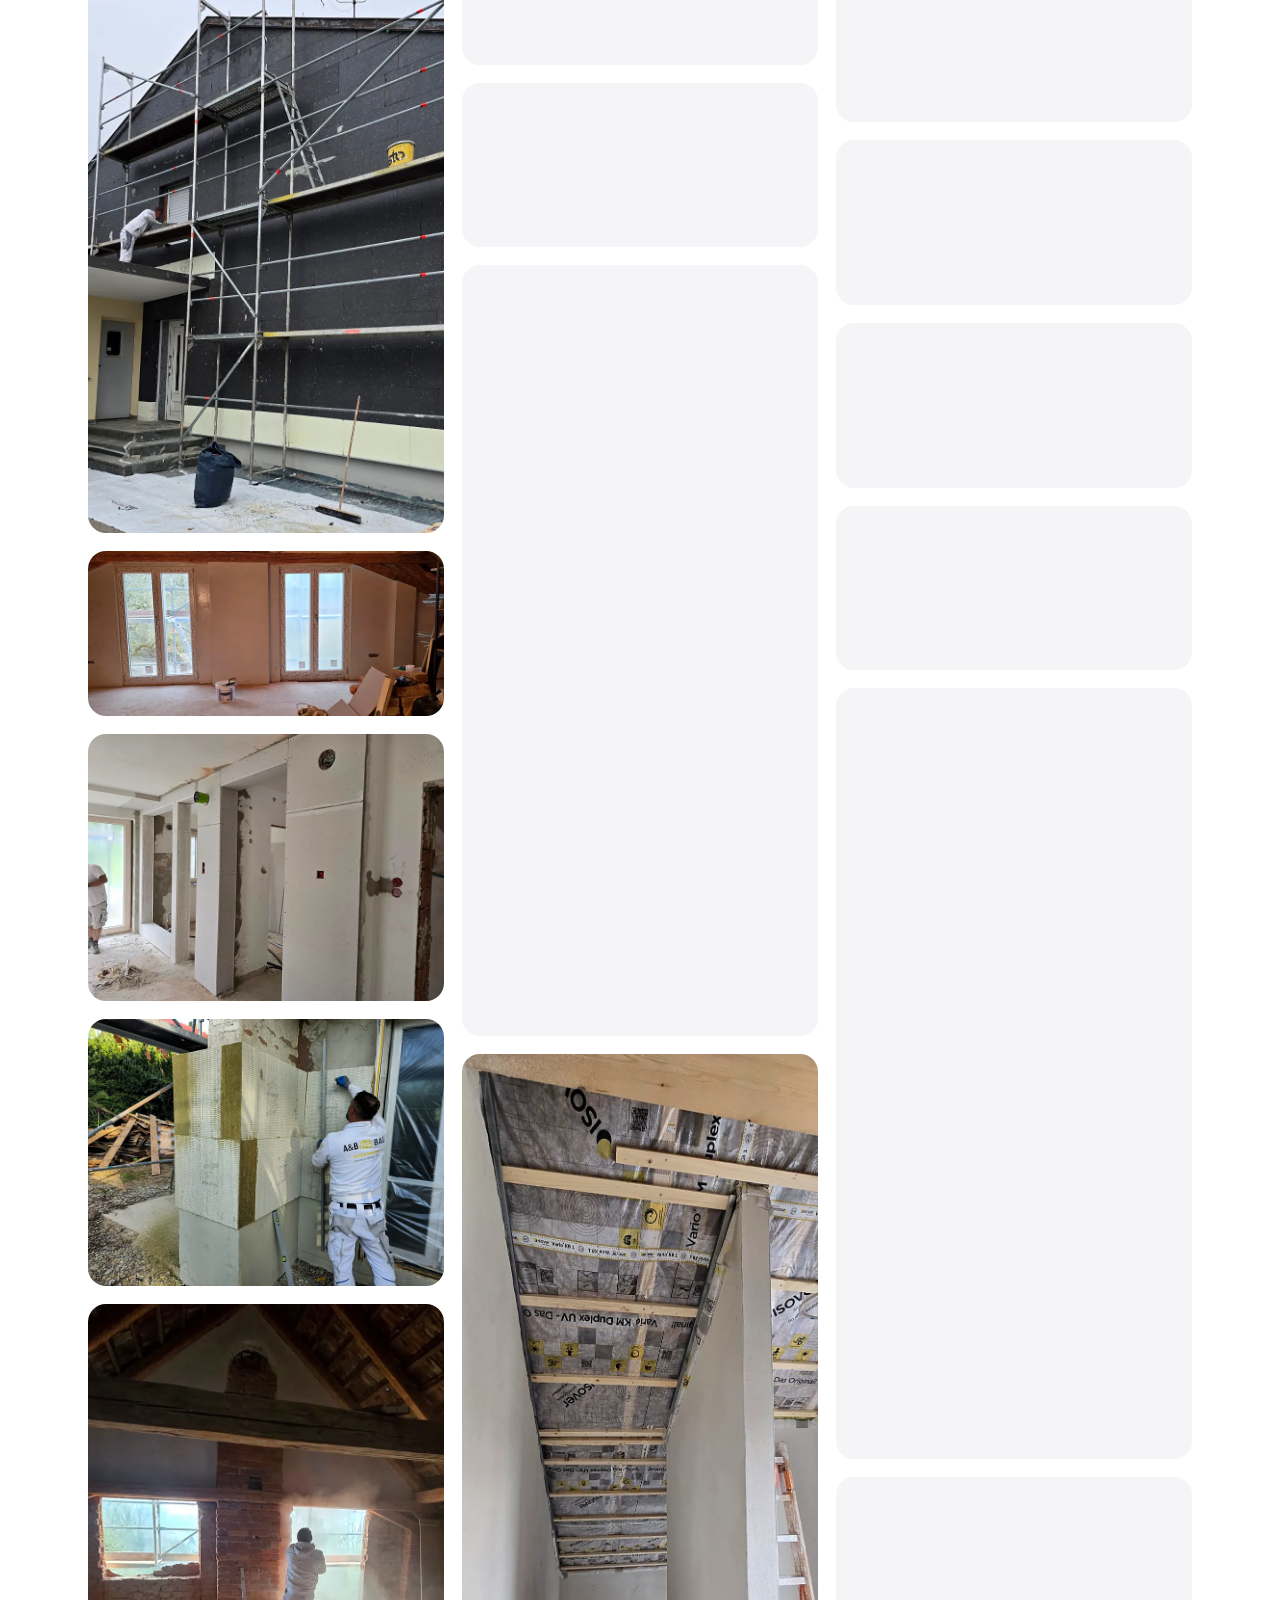
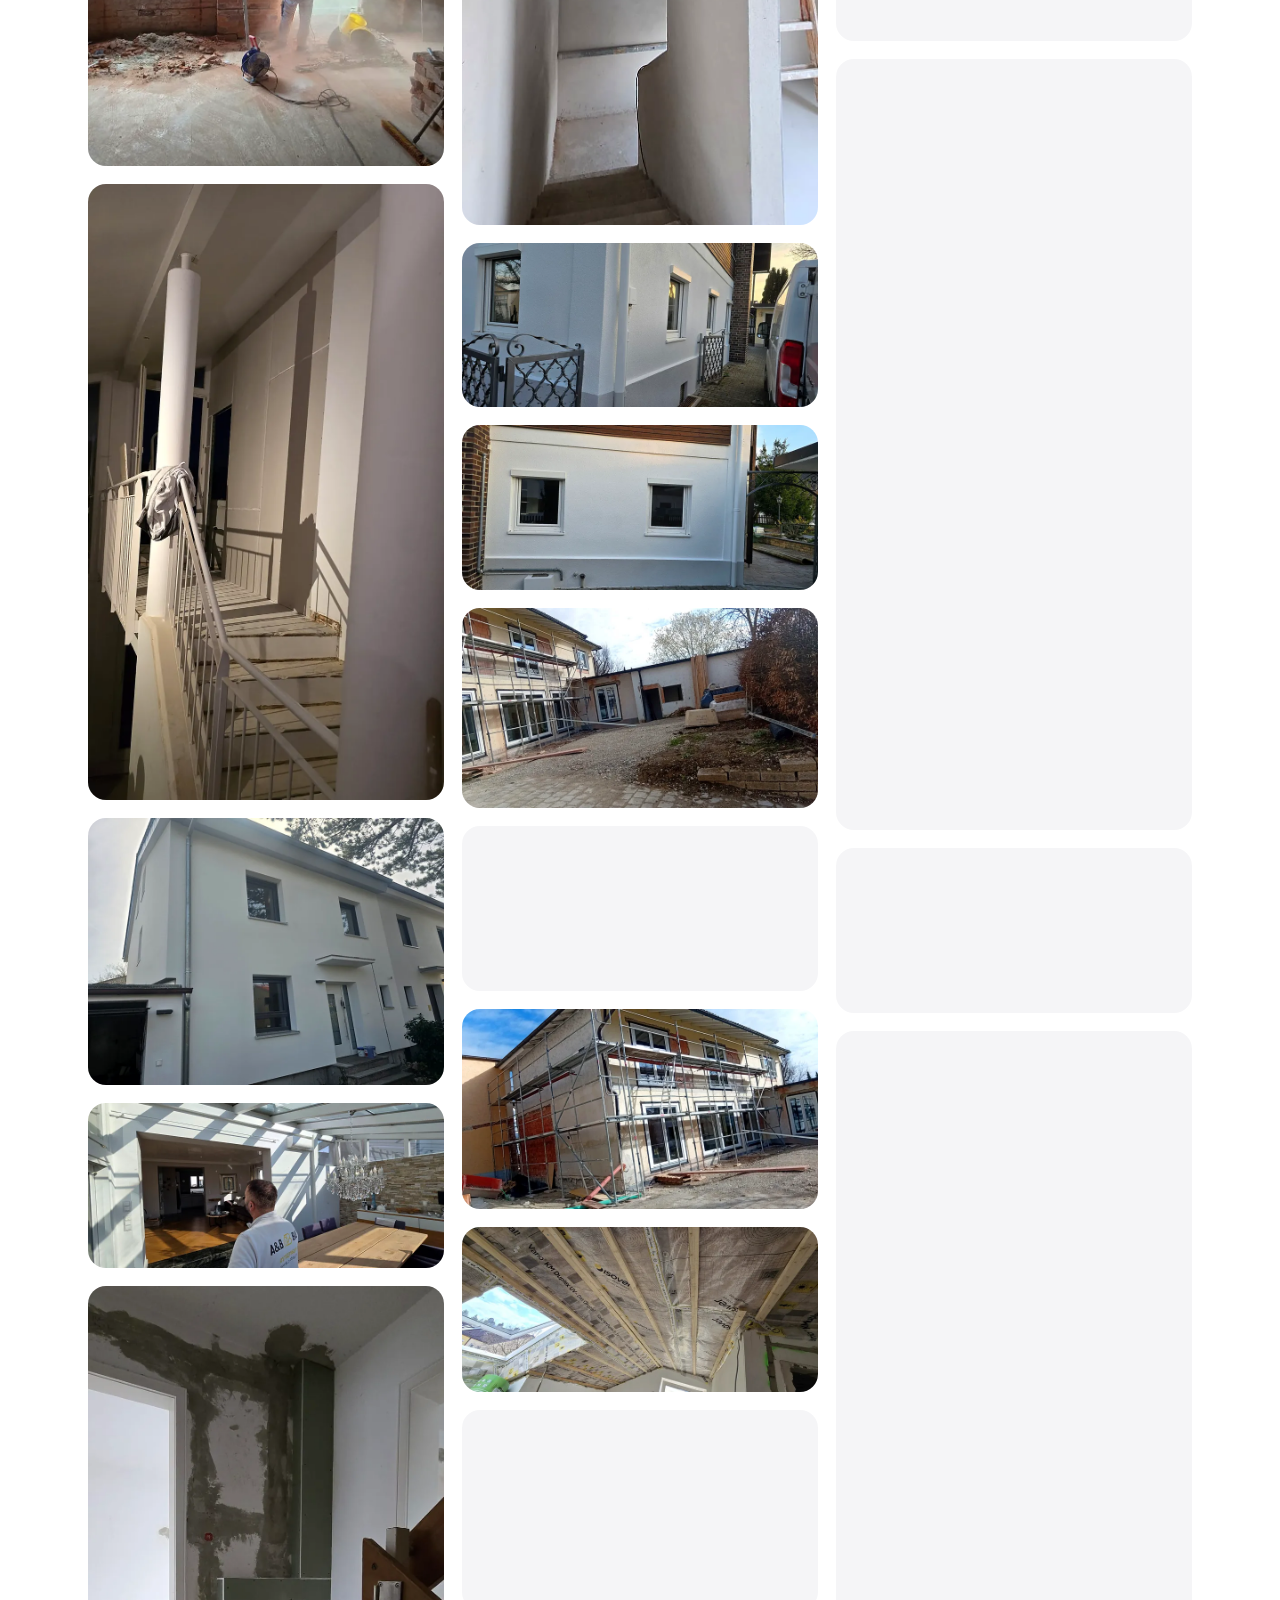
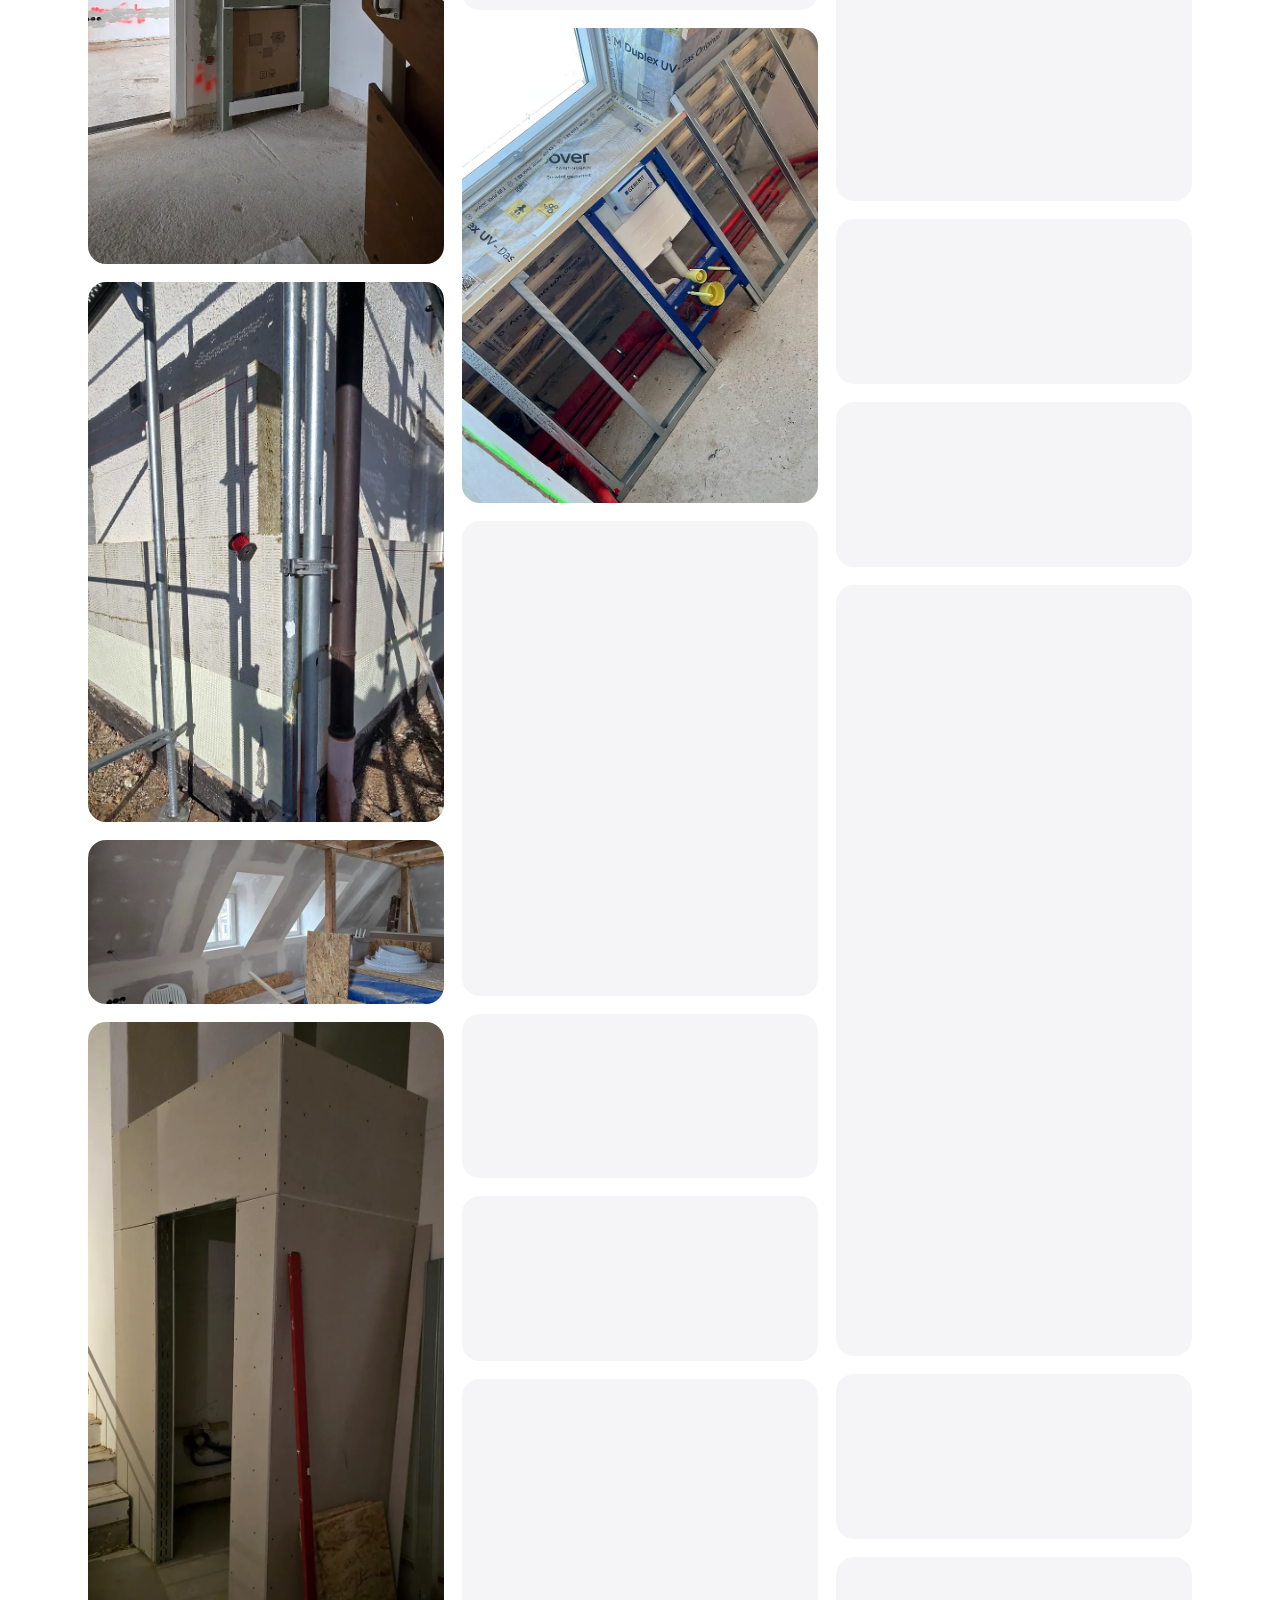
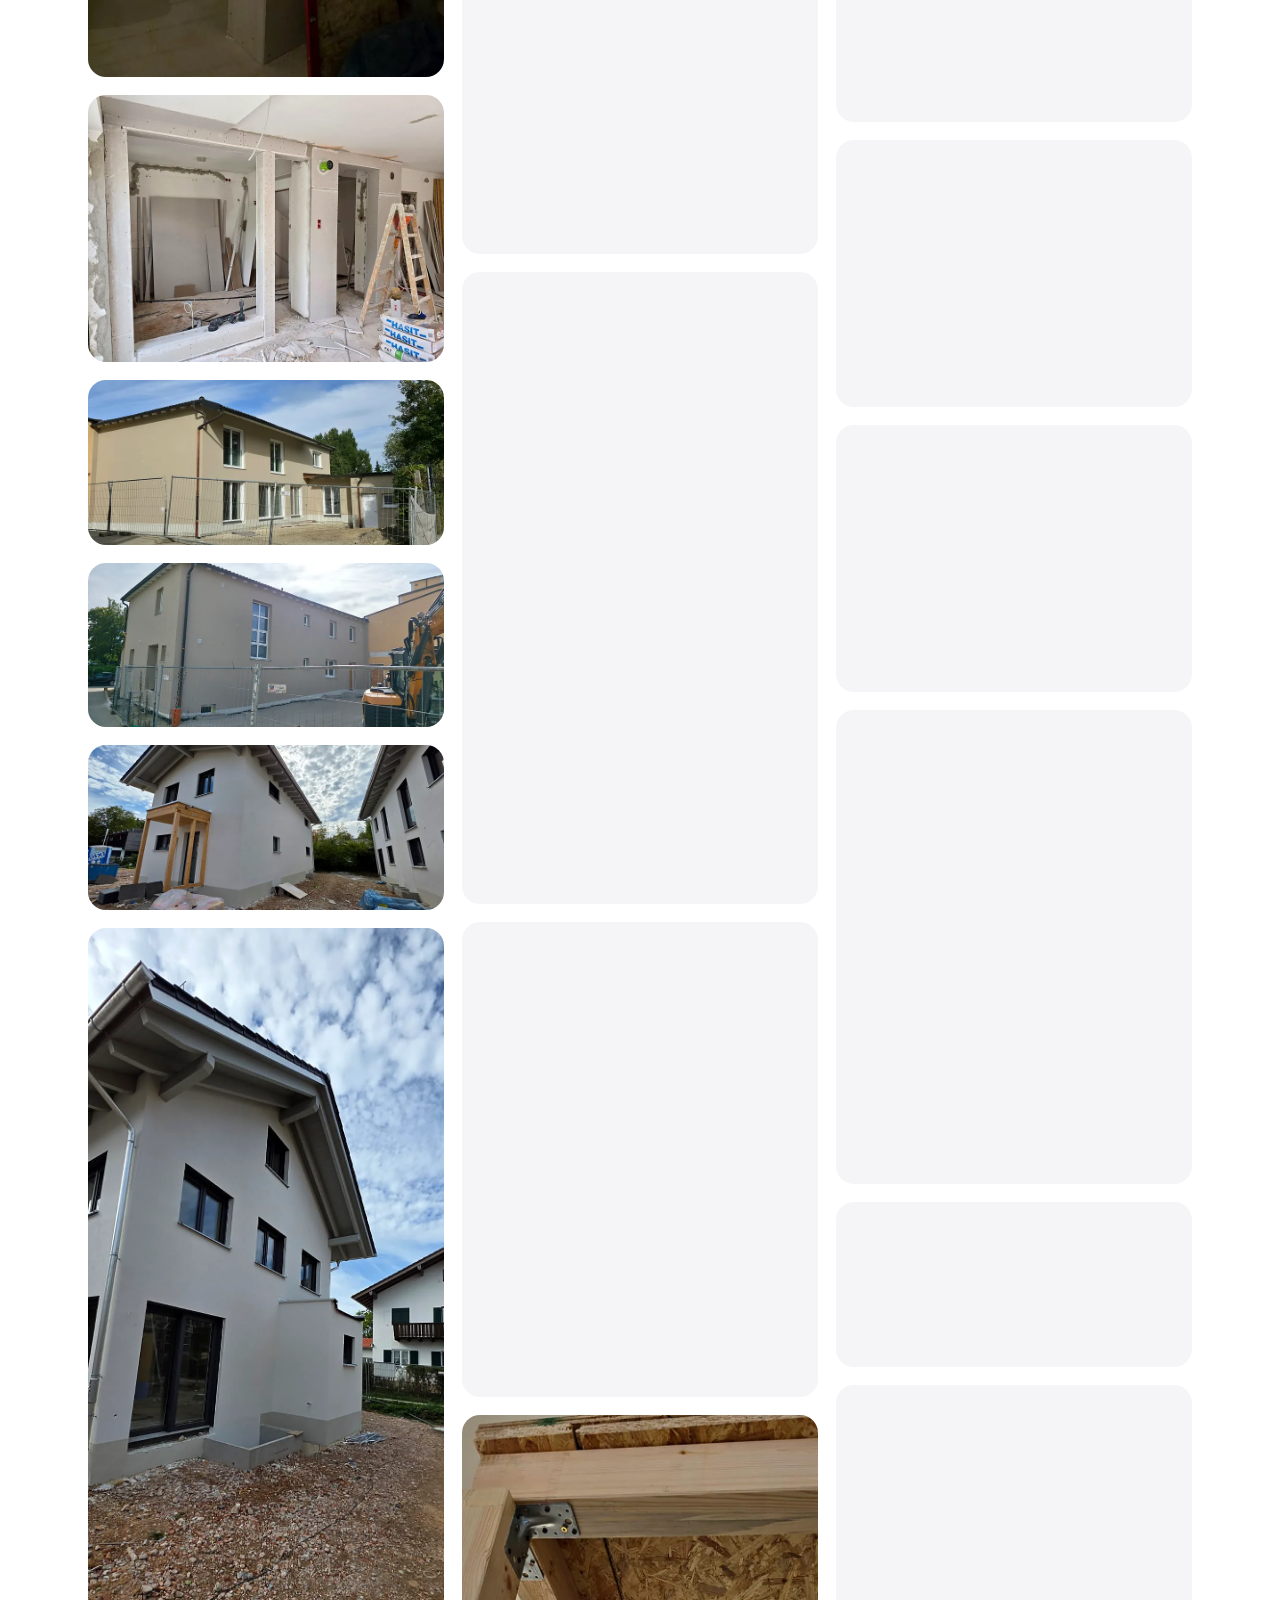
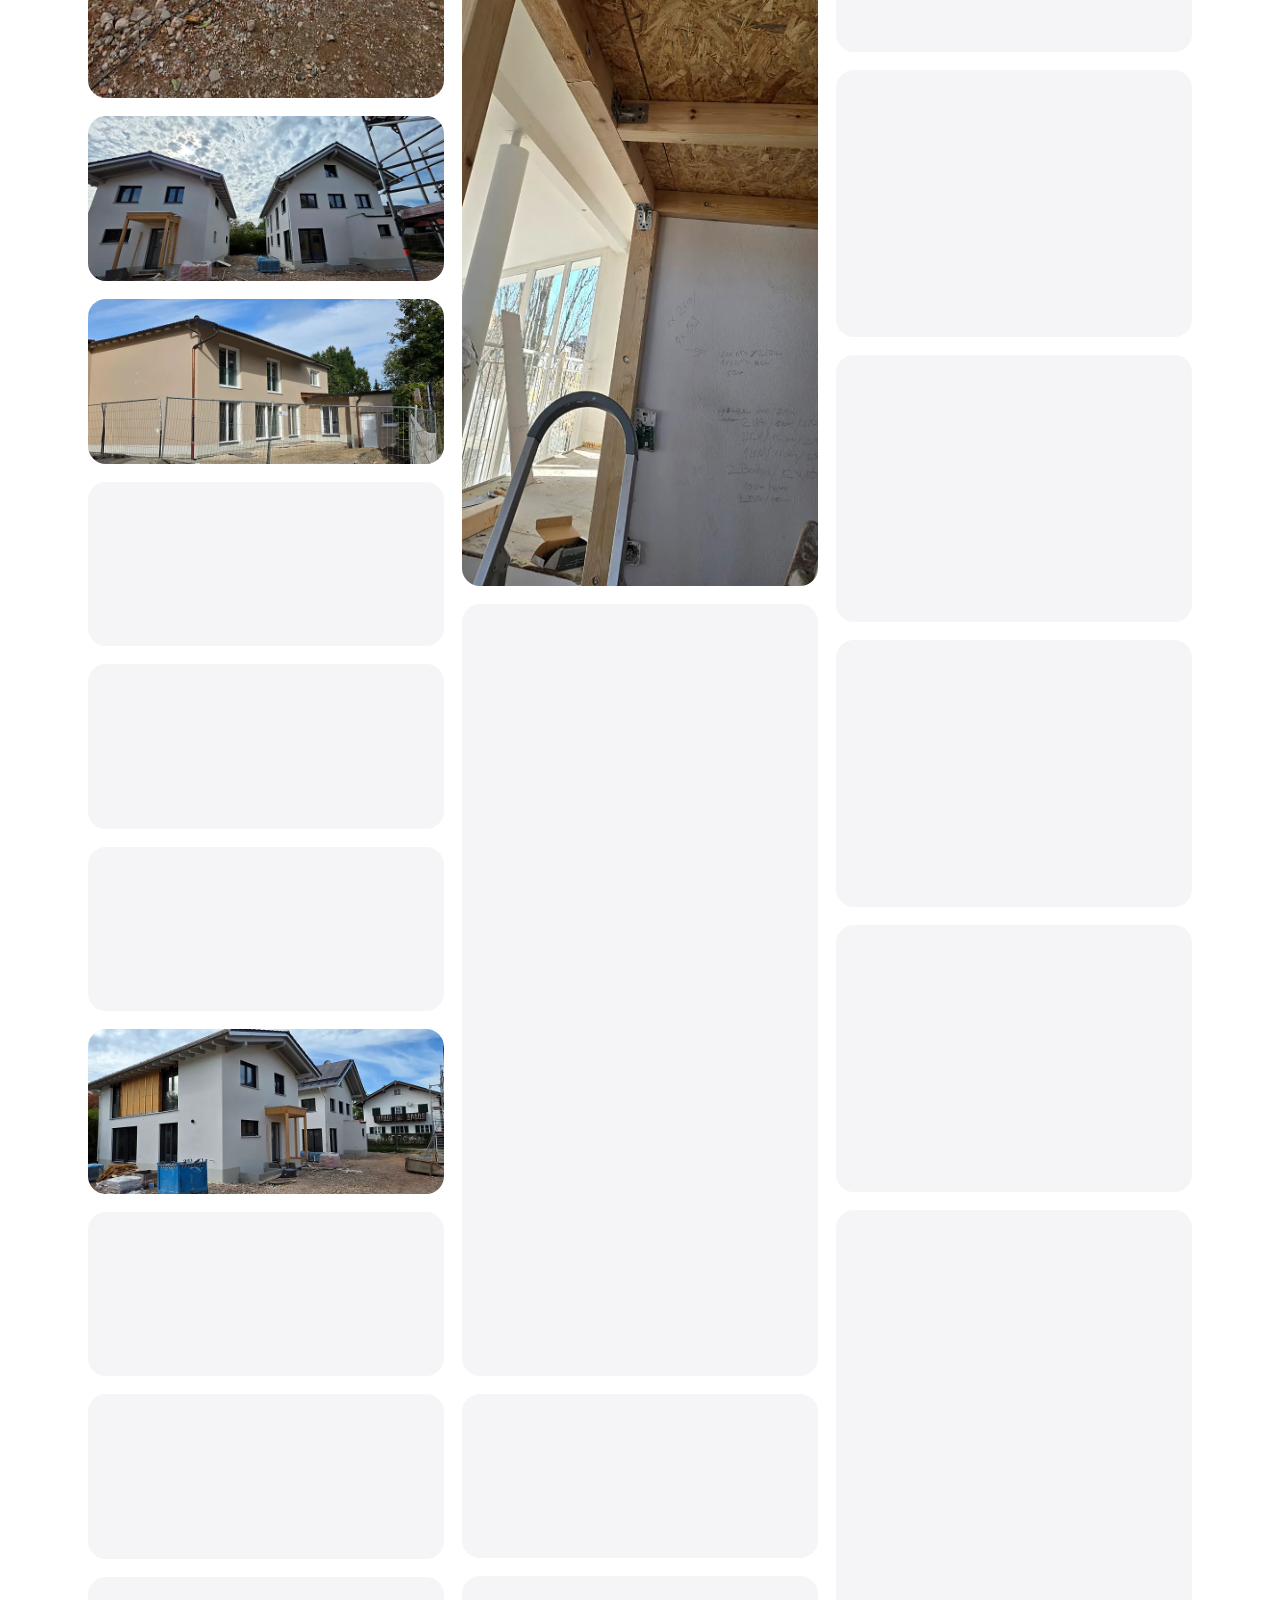
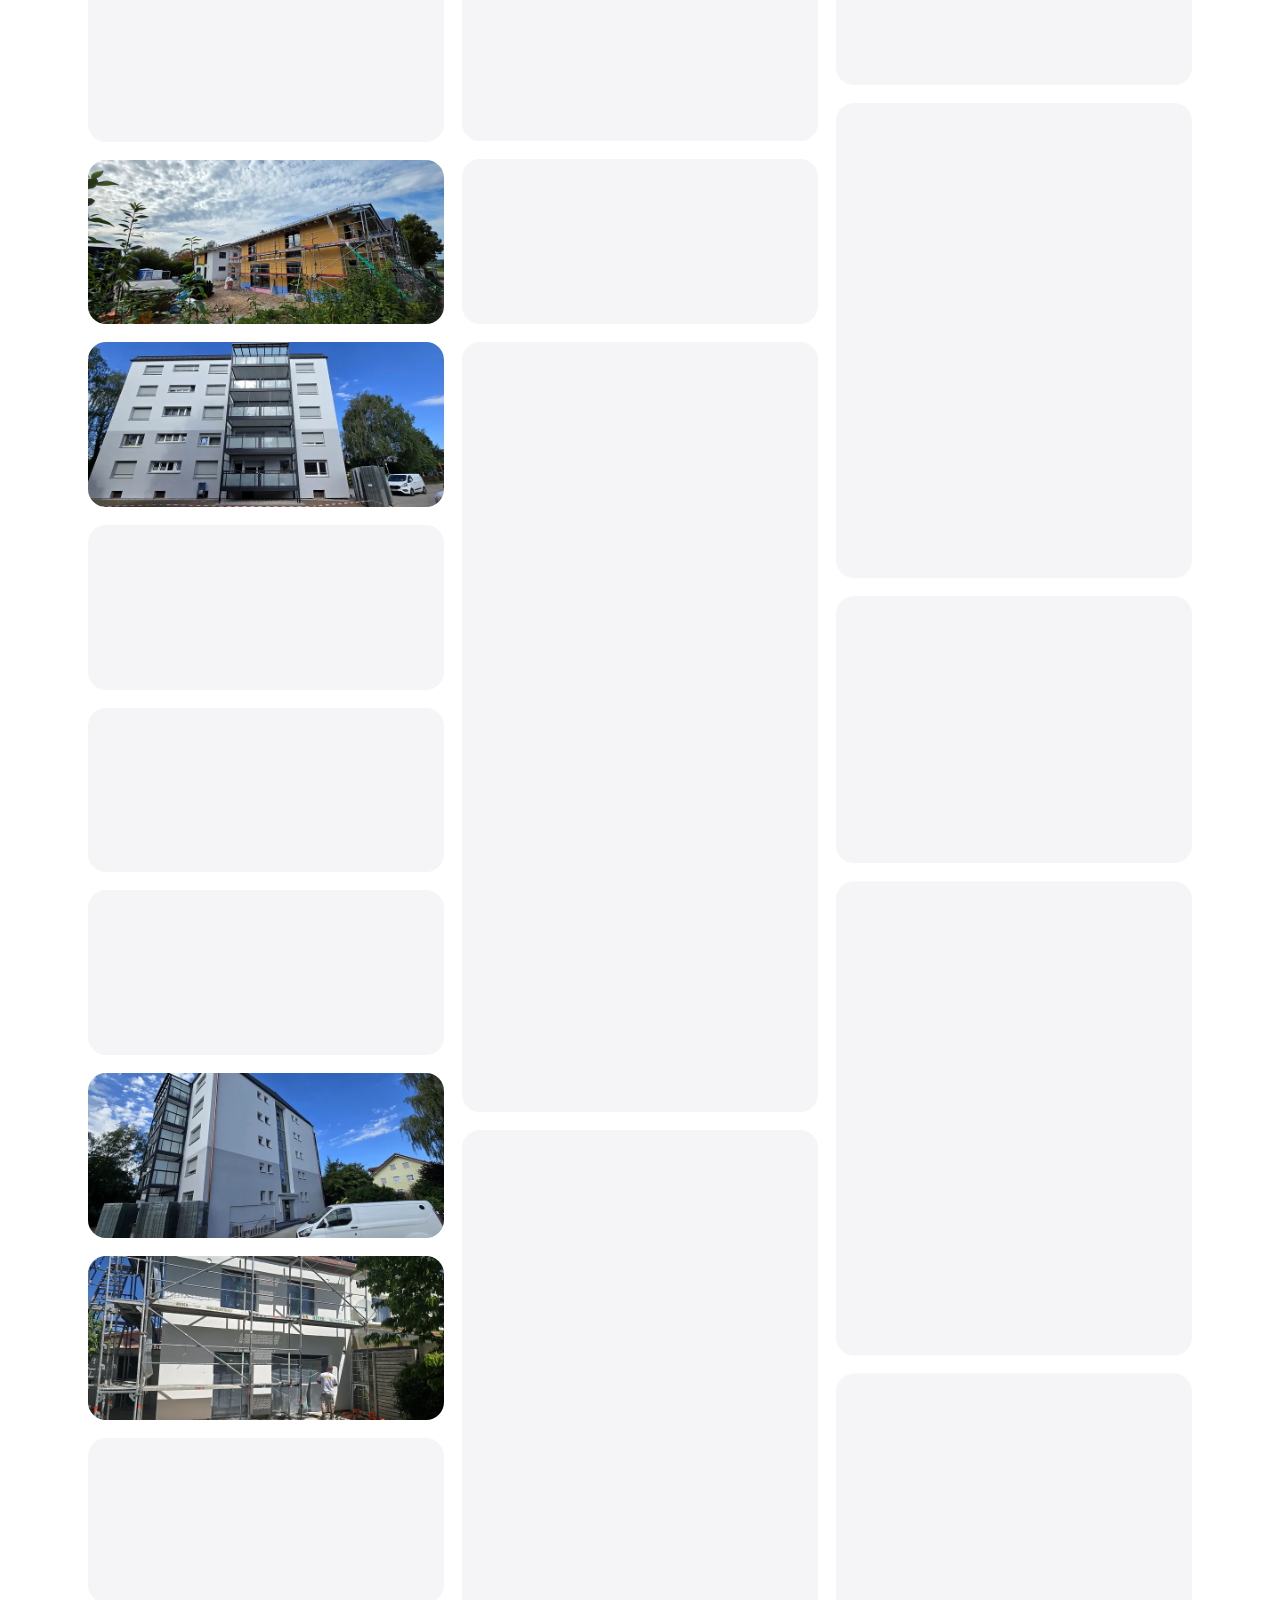
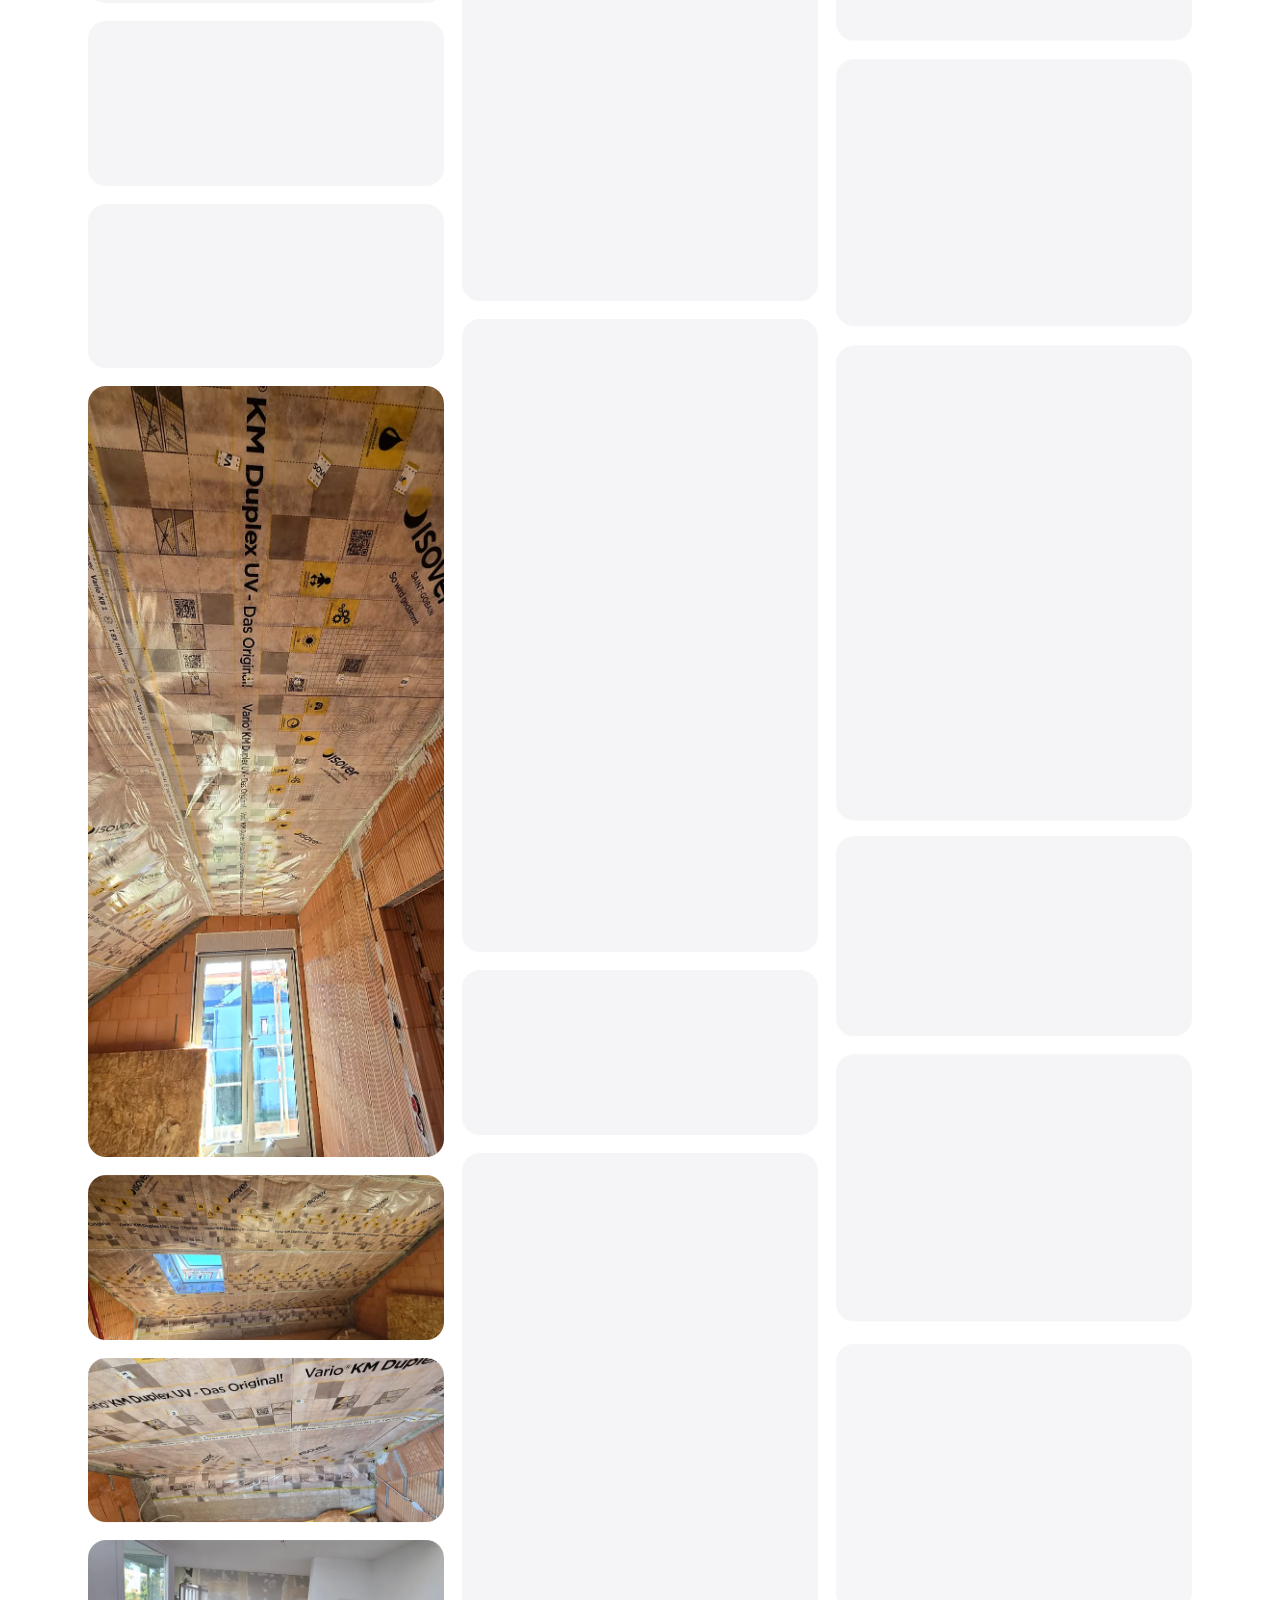
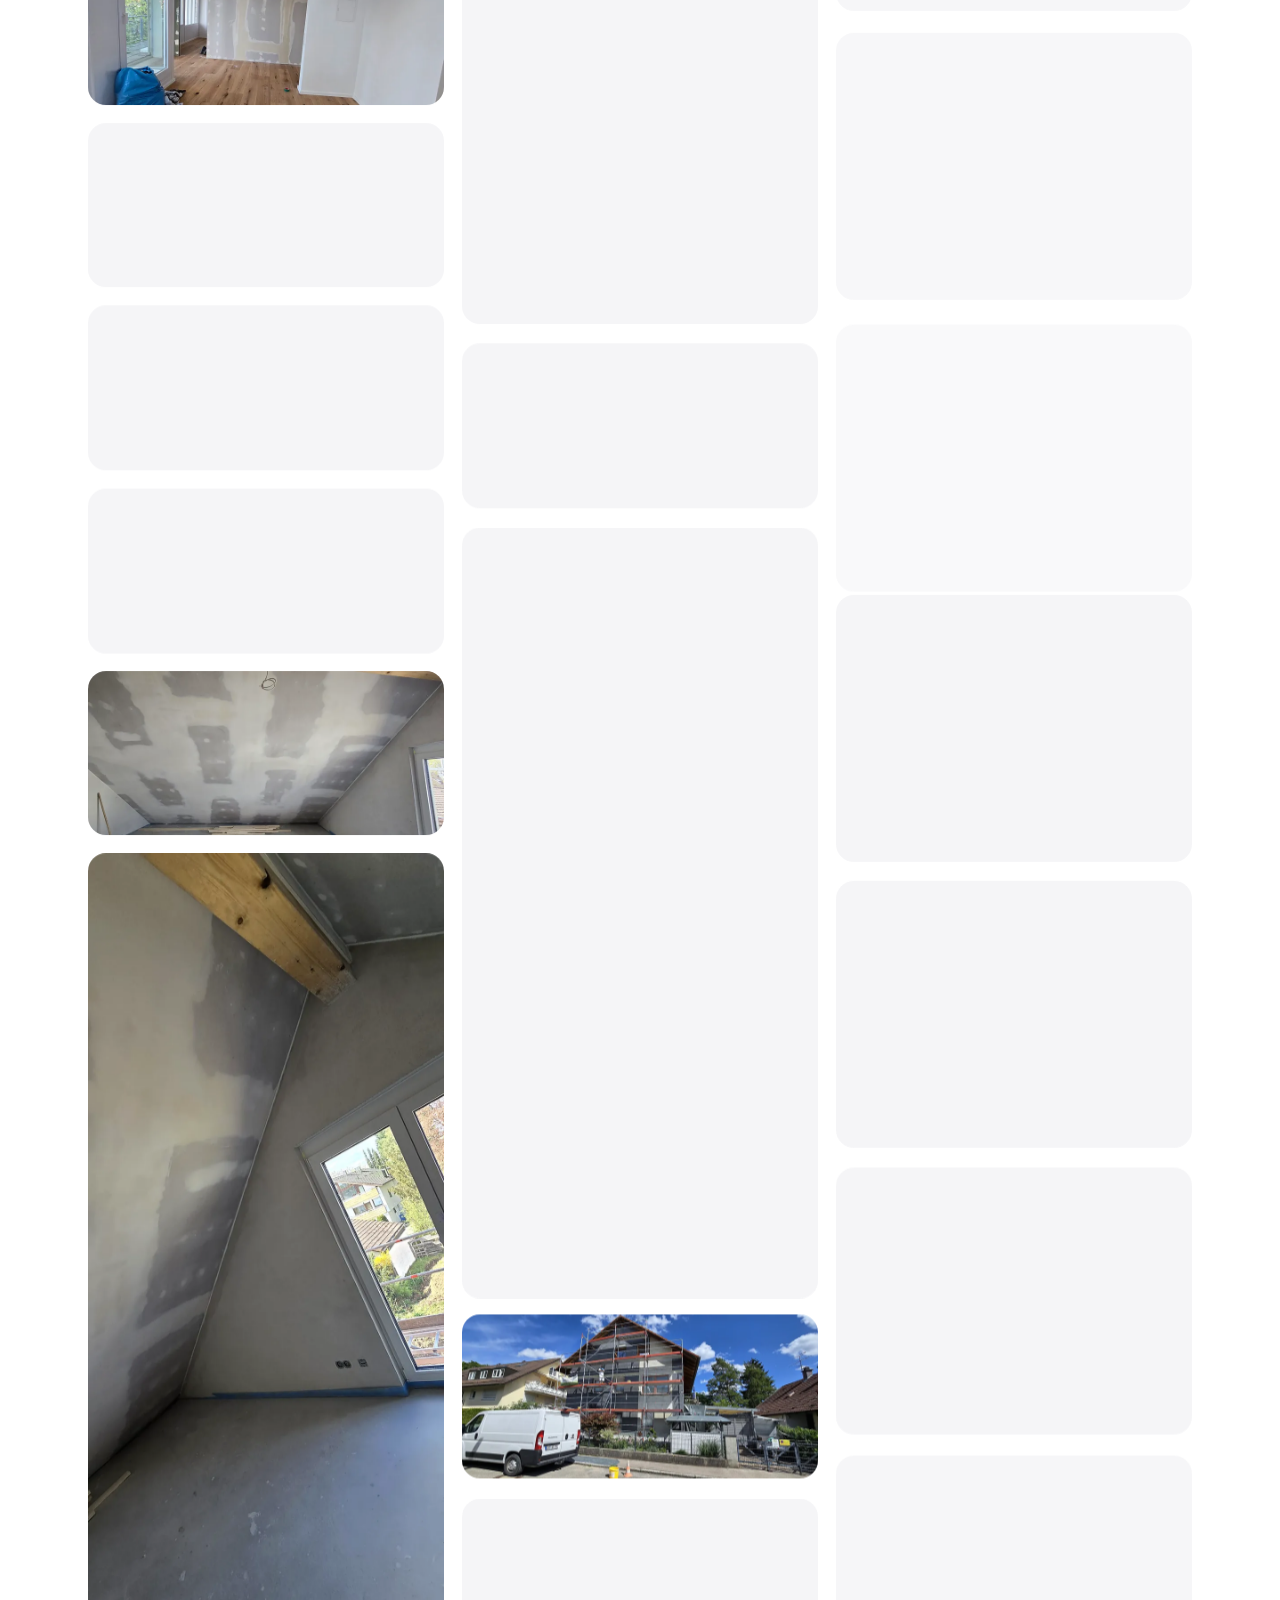
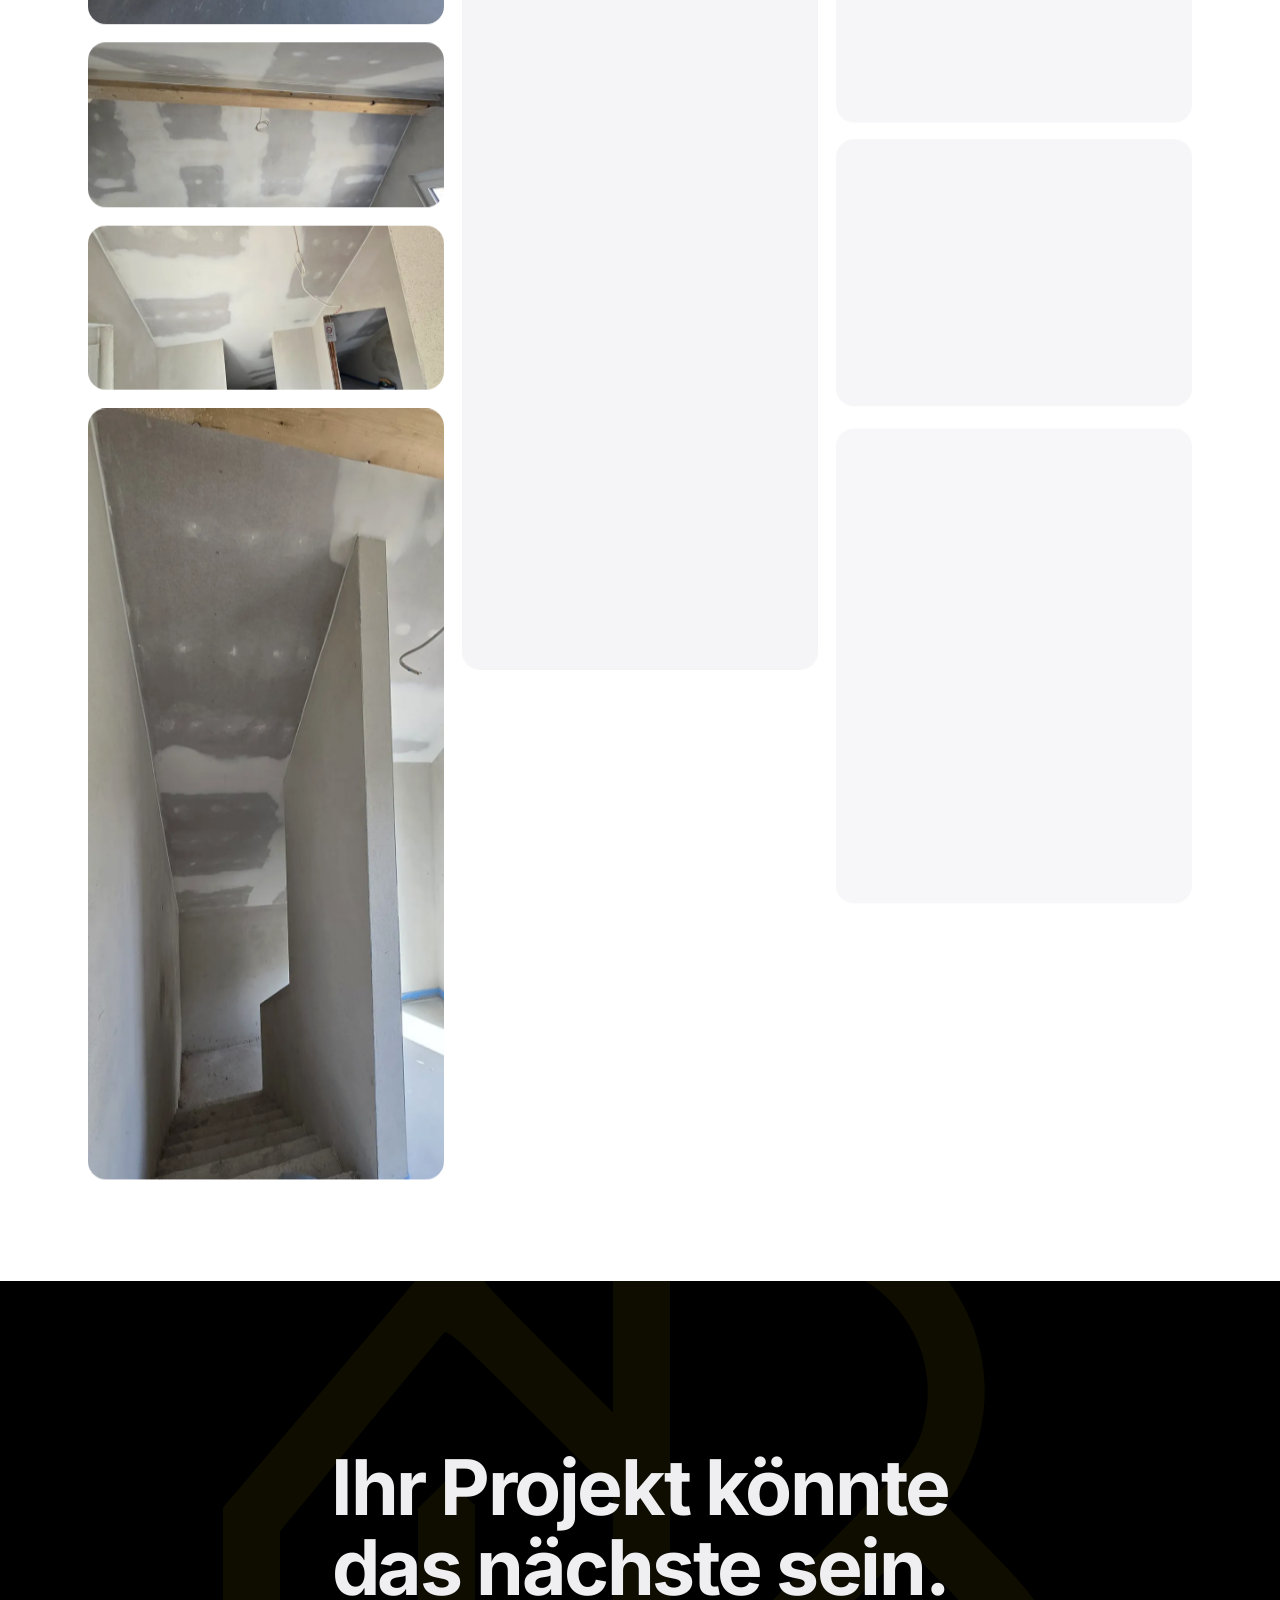
<file: projekte.html>
<!DOCTYPE html>
<html lang="de" class="js">
<head>
<meta charset="utf-8">
<meta name="viewport" content="width=device-width, initial-scale=1, viewport-fit=cover">
<title>Bauprojekte: Fassade, Dach und Ausbau in Poing | A&amp;B Bau</title>
<meta name="description" content="Baustellenfotos von A&amp;B Bau: Fassadendämmung, Trockenbau, Dachausbau und Renovierung aus Poing, München und den Landkreisen Ebersberg und Erding. Vom Team.">
<meta name="robots" content="index, follow, max-image-preview:large">
<meta name="theme-color" content="#000000">
<link rel="canonical" href="https://www.ab-bau23.de/projekte.html">
<meta property="og:type" content="website">
<meta property="og:locale" content="de_DE">
<meta property="og:site_name" content="A&amp;B Bau">
<meta property="og:url" content="https://www.ab-bau23.de/projekte.html">
<meta property="og:title" content="Bauprojekte: Fassade, Dach und Ausbau in Poing | A&amp;B Bau">
<meta property="og:description" content="Baustellenfotos von A&amp;B Bau: Fassadendämmung, Trockenbau, Dachausbau und Renovierung aus Poing, München und den Landkreisen Ebersberg und Erding. Vom Team.">
<meta property="og:image" content="https://www.ab-bau23.de/assets/img/teilen.jpg">
<meta property="og:image:width" content="1200">
<meta property="og:image:height" content="630">
<meta property="og:image:alt" content="A&amp;B Bau: Fassadendämmung und Innenausbau in Poing">
<meta name="twitter:card" content="summary_large_image">
<meta name="twitter:title" content="Bauprojekte: Fassade, Dach und Ausbau in Poing | A&amp;B Bau">
<meta name="twitter:description" content="Baustellenfotos von A&amp;B Bau: Fassadendämmung, Trockenbau, Dachausbau und Renovierung aus Poing, München und den Landkreisen Ebersberg und Erding. Vom Team.">
<meta name="twitter:image" content="https://www.ab-bau23.de/assets/img/teilen.jpg">
<meta name="twitter:image:alt" content="A&amp;B Bau: Fassadendämmung und Innenausbau in Poing">
<link rel="icon" href="assets/img/favicon.svg" type="image/svg+xml">
<link rel="apple-touch-icon" href="assets/img/touch-icon.png">
<link rel="preload" href="assets/css/site.css?v=6" as="style">
<link rel="stylesheet" href="assets/css/site.css?v=6">
<script type="application/ld+json">{"@context":"https://schema.org","@graph":[{"@type":["HomeAndConstructionBusiness","LocalBusiness"],"@id":"https://www.ab-bau23.de/#betrieb","name":"A&B Bau","url":"https://www.ab-bau23.de/","image":"https://www.ab-bau23.de/assets/img/teilen.jpg","logo":"https://www.ab-bau23.de/assets/img/logo.svg","telephone":"+49-173-2756289","email":"info@ab-bau23.de","slogan":"Qualität schafft Werte. Vertrauen schafft Zuhause.","description":"Fassadendämmung, Trockenbau und Sanierung in Poing, München und Umgebung.","address":{"@type":"PostalAddress","streetAddress":"Watzmannstraße 19","postalCode":"85586","addressLocality":"Poing","addressCountry":"DE"},"openingHoursSpecification":[{"@type":"OpeningHoursSpecification","dayOfWeek":["Monday","Tuesday","Wednesday","Thursday","Friday"],"opens":"08:00","closes":"18:00"}],"openingHours":"Mo-Fr 08:00-18:00","areaServed":[{"@type":"City","name":"Poing"},{"@type":"City","name":"München"},{"@type":"AdministrativeArea","name":"Landkreis Ebersberg"},{"@type":"AdministrativeArea","name":"Landkreis Erding"},{"@type":"AdministrativeArea","name":"Landkreis München"}],"sameAs":["https://www.facebook.com/abbau23/","https://www.instagram.com/_abbau/","https://maps.google.com/?cid=13605144908475911910"],"hasMap":"https://maps.google.com/?cid=13605144908475911910","makesOffer":[{"@type":"Offer","itemOffered":{"@type":"Service","@id":"https://www.ab-bau23.de/leistungen.html#fassade","name":"WDVS Fassadendämmung","serviceType":"Wärmedämmverbundsystem","description":"Wärmedämmverbundsysteme mit Mineralwolle oder Polystyrol. Dämmplatten werden geklebt, verdübelt, armiert und verputzt.","url":"https://www.ab-bau23.de/leistungen.html#fassade","provider":{"@id":"https://www.ab-bau23.de/#betrieb"},"areaServed":[{"@type":"City","name":"Poing"},{"@type":"City","name":"München"},{"@type":"AdministrativeArea","name":"Landkreis Ebersberg"},{"@type":"AdministrativeArea","name":"Landkreis Erding"},{"@type":"AdministrativeArea","name":"Landkreis München"}]}},{"@type":"Offer","itemOffered":{"@type":"Service","@id":"https://www.ab-bau23.de/leistungen.html#trockenbau","name":"Trockenbau","serviceType":"Trockenbau","description":"Wände, Decken, Vorsatzschalen und Vorwandinstallationen für Wohnräume, Büros und Gewerbeflächen.","url":"https://www.ab-bau23.de/leistungen.html#trockenbau","provider":{"@id":"https://www.ab-bau23.de/#betrieb"},"areaServed":[{"@type":"City","name":"Poing"},{"@type":"City","name":"München"},{"@type":"AdministrativeArea","name":"Landkreis Ebersberg"},{"@type":"AdministrativeArea","name":"Landkreis Erding"},{"@type":"AdministrativeArea","name":"Landkreis München"}]}},{"@type":"Offer","itemOffered":{"@type":"Service","@id":"https://www.ab-bau23.de/leistungen.html#renovierung","name":"Renovierung und Sanierung","serviceType":"Renovierung und Sanierung","description":"Renovierung und Sanierung von Wohnungen, Häusern und Gewerbeobjekten, komplett oder Raum für Raum.","url":"https://www.ab-bau23.de/leistungen.html#renovierung","provider":{"@id":"https://www.ab-bau23.de/#betrieb"},"areaServed":[{"@type":"City","name":"Poing"},{"@type":"City","name":"München"},{"@type":"AdministrativeArea","name":"Landkreis Ebersberg"},{"@type":"AdministrativeArea","name":"Landkreis Erding"},{"@type":"AdministrativeArea","name":"Landkreis München"}]}},{"@type":"Offer","itemOffered":{"@type":"Service","@id":"https://www.ab-bau23.de/leistungen.html#fenster","name":"Fenster und Türen","serviceType":"Fenster- und Türeinbau","description":"Fenster und Türen aus deutscher Fertigung, fachgerecht und luftdicht eingebaut.","url":"https://www.ab-bau23.de/leistungen.html#fenster","provider":{"@id":"https://www.ab-bau23.de/#betrieb"},"areaServed":[{"@type":"City","name":"Poing"},{"@type":"City","name":"München"},{"@type":"AdministrativeArea","name":"Landkreis Ebersberg"},{"@type":"AdministrativeArea","name":"Landkreis Erding"},{"@type":"AdministrativeArea","name":"Landkreis München"}]}},{"@type":"Offer","itemOffered":{"@type":"Service","@id":"https://www.ab-bau23.de/leistungen.html#boden","name":"Bodenbeläge","serviceType":"Bodenverlegung","description":"Verlegen von Vinyl, Laminat und Parkett.","url":"https://www.ab-bau23.de/leistungen.html#boden","provider":{"@id":"https://www.ab-bau23.de/#betrieb"},"areaServed":[{"@type":"City","name":"Poing"},{"@type":"City","name":"München"},{"@type":"AdministrativeArea","name":"Landkreis Ebersberg"},{"@type":"AdministrativeArea","name":"Landkreis Erding"},{"@type":"AdministrativeArea","name":"Landkreis München"}]}},{"@type":"Offer","itemOffered":{"@type":"Service","@id":"https://www.ab-bau23.de/leistungen.html#dach","name":"Dachausbau","serviceType":"Dachausbau","description":"Ausbau von Dachgeschossen mit Dämmung der Dachschrägen, Trockenbau und neuen Fensteröffnungen.","url":"https://www.ab-bau23.de/leistungen.html#dach","provider":{"@id":"https://www.ab-bau23.de/#betrieb"},"areaServed":[{"@type":"City","name":"Poing"},{"@type":"City","name":"München"},{"@type":"AdministrativeArea","name":"Landkreis Ebersberg"},{"@type":"AdministrativeArea","name":"Landkreis Erding"},{"@type":"AdministrativeArea","name":"Landkreis München"}]}}]},{"@type":"WebSite","@id":"https://www.ab-bau23.de/#website","url":"https://www.ab-bau23.de/","name":"A&B Bau","inLanguage":"de-DE","publisher":{"@id":"https://www.ab-bau23.de/#betrieb"}},{"@type":"CollectionPage","@id":"https://www.ab-bau23.de/projekte.html#webpage","url":"https://www.ab-bau23.de/projekte.html","name":"Bauprojekte: Fassade, Dach und Ausbau in Poing | A&B Bau","description":"Baustellenfotos von A&B Bau: Fassadendämmung, Trockenbau, Dachausbau und Renovierung aus Poing, München und den Landkreisen Ebersberg und Erding. Vom Team.","isPartOf":{"@id":"https://www.ab-bau23.de/#website"},"about":{"@id":"https://www.ab-bau23.de/#betrieb"},"inLanguage":"de-DE","primaryImageOfPage":{"@type":"ImageObject","url":"https://www.ab-bau23.de/assets/img/teilen.jpg","width":1200,"height":630},"breadcrumb":{"@id":"https://www.ab-bau23.de/projekte.html#breadcrumb"}},{"@type":"BreadcrumbList","@id":"https://www.ab-bau23.de/projekte.html#breadcrumb","itemListElement":[{"@type":"ListItem","position":1,"name":"Start","item":"https://www.ab-bau23.de/"},{"@type":"ListItem","position":2,"name":"Projekte","item":"https://www.ab-bau23.de/projekte.html"}]}]}</script>
</head>
<body>
<a class="sr-only" href="#inhalt">Zum Inhalt springen</a>
<header class="nav">
  <div class="nav-inner">
    <a class="nav-logo" href="index.html" aria-label="A&amp;B Bau Startseite"><svg xmlns="http://www.w3.org/2000/svg" viewBox="80 95 1040 250" role="img" aria-label="A&amp;B Bau"><g transform="translate(0,441) scale(0.1,-0.1)"><g class="mark" fill="#f7c600"><path d="M1560 3232 l0 -118 -325 -383 -325 -383 0 -639 0 -639 95 0 95 0 0
600 0 599 266 323 c147 178 273 330 281 338 11 13 50 -22 288 -260 l275 -275
0 -567 0 -568 -230 0 -230 0 0 548 0 548 -45 44 -45 44 -50 -49 -50 -49 0
-638 0 -639 843 3 842 3 67 26 c37 15 93 42 124 60 65 39 167 144 206 210 103
176 109 407 16 593 -42 83 -72 121 -217 268 l-125 128 16 17 c35 39 79 134 98
208 78 307 -90 623 -391 733 l-74 27 -702 3 -703 3 0 -119z m650 -314 l0 -253
-230 230 c-211 211 -243 249 -223 268 3 4 107 7 230 7 l223 0 0 -252z m680
241 c122 -19 215 -75 287 -172 72 -98 99 -229 72 -346 -26 -115 -43 -136 -448
-543 -212 -214 -389 -388 -393 -388 -4 0 -8 326 -8 724 l0 725 18 4 c35 9 409
6 472 -4z m430 -1076 c59 -59 121 -130 139 -156 115 -168 100 -382 -36 -528
-59 -63 -103 -92 -182 -119 l-60 -20 -391 0 -390 0 0 82 0 83 392 392 c303
303 395 390 407 383 9 -4 63 -57 121 -117z"/></g><g class="word" fill="currentColor"><path d="M4620 3060 l-65 -5 -146 -630 -146 -630 -15 -210 c-8 -115 -13 -213
-11 -217 2 -5 64 -8 137 -8 l134 0 5 53 c4 28 9 91 13 140 l6 87 163 0 163 0
5 -52 c4 -29 9 -92 13 -140 l6 -88 140 0 140 0 -6 68 c-3 37 -11 135 -17 217
l-10 150 -146 630 c-80 347 -146 631 -147 631 -6 5 -165 8 -216 4z m134 -846
c29 -126 57 -244 61 -261 l7 -33 -127 0 -126 0 5 18 c2 9 30 128 62 264 32
136 59 246 61 245 2 -2 27 -107 57 -233z"/><path d="M5677 3059 c-113 -18 -214 -97 -265 -209 -30 -67 -40 -186 -22 -269
12 -54 70 -188 106 -243 l18 -27 -70 -68 c-133 -128 -186 -241 -187 -398 -3
-400 367 -609 711 -403 30 18 74 50 97 71 24 20 45 37 48 37 3 0 35 -38 72
-85 l66 -85 156 0 c123 0 153 3 146 13 -5 6 -64 80 -130 162 -162 203 -152
183 -115 238 67 96 161 303 145 317 -5 4 -47 24 -95 44 -84 37 -108 40 -108
11 0 -19 -99 -211 -115 -225 -10 -8 -44 28 -148 161 l-136 171 73 71 c122 121
171 255 147 400 -36 219 -196 347 -394 316z m125 -232 c59 -36 80 -144 43
-222 -11 -22 -46 -66 -78 -98 l-59 -59 -35 49 c-82 114 -102 197 -64 272 37
71 127 98 193 58z m28 -912 l142 -180 -39 -33 c-69 -59 -152 -93 -225 -94
-138 -1 -218 84 -218 231 0 86 31 152 107 232 l57 60 17 -18 c10 -10 81 -99
159 -198z"/><path d="M6672 3062 c-10 -6 -12 -184 -10 -853 l3 -844 324 -3 c375 -3 391 0
465 74 74 73 77 94 74 440 -3 329 -4 332 -69 404 l-31 34 17 55 c14 47 16 93
13 286 l-3 230 -22 40 c-28 52 -78 100 -128 122 -35 15 -79 18 -330 21 -159 1
-296 -1 -303 -6z m492 -298 c13 -13 16 -45 16 -191 0 -222 6 -213 -137 -213
l-103 0 0 210 0 210 104 0 c82 0 108 -3 120 -16z m66 -704 l20 -20 0 -180 0
-180 -20 -20 -20 -20 -135 0 -135 0 0 220 0 220 135 0 135 0 20 -20z"/><path d="M8143 3064 c-10 -5 -13 -185 -13 -855 l0 -850 343 3 342 3 38 19 c49
24 92 67 120 120 l22 41 0 315 0 315 -19 35 c-10 19 -32 49 -48 67 l-31 32 17
63 c15 53 17 100 14 288 l-3 225 -22 40 c-28 52 -78 100 -128 122 -35 15 -78
18 -330 20 -159 1 -296 0 -302 -3z m489 -301 c16 -14 18 -34 18 -191 0 -221 6
-212 -137 -212 l-103 0 0 210 0 210 102 0 c80 0 105 -3 120 -17z m68 -703 l20
-20 0 -180 0 -180 -20 -20 -20 -20 -135 0 -135 0 0 220 0 220 135 0 135 0 20
-20z"/><path d="M9543 3062 c-35 -2 -63 -5 -63 -8 0 -3 -65 -285 -144 -628 l-144
-622 -16 -212 c-9 -117 -16 -217 -16 -222 0 -7 49 -10 138 -8 l137 3 8 95 c4
52 10 114 13 138 l5 42 163 0 164 0 6 -97 c4 -54 9 -117 13 -140 l5 -43 132 0
c73 0 135 2 137 4 2 3 -3 105 -12 228 l-17 223 -142 615 c-78 338 -145 618
-149 621 -8 8 -139 15 -218 11z m142 -867 c31 -132 58 -248 61 -257 l5 -18
-125 0 c-69 0 -126 4 -126 9 0 9 108 474 117 506 8 25 2 44 68 -240z"/><path d="M10224 3047 c-2 -7 -3 -350 -2 -763 l3 -749 22 -41 c12 -22 39 -56
59 -74 72 -63 84 -65 349 -65 l240 0 47 24 c53 26 102 77 127 130 14 32 16
115 16 791 l0 755 -137 3 -138 3 0 -694 0 -694 -18 -16 c-15 -14 -41 -17 -139
-17 -103 0 -122 3 -136 18 l-17 19 0 691 0 692 -135 0 c-102 0 -137 -3 -141
-13z"/></g></g></svg></a>
    <ul class="nav-links"><li><a href="leistungen.html">Leistungen</a></li><li><a href="projekte.html" aria-current="page">Projekte</a></li><li><a href="ueber-uns.html">Über uns</a></li><li><a href="kontakt.html">Kontakt</a></li></ul>
    <div class="nav-cta">
      <a class="nav-ig" href="https://www.instagram.com/_abbau/" target="_blank" rel="noopener" aria-label="A&amp;B Bau auf Instagram"><svg viewBox="0 0 24 24" fill="none" stroke="currentColor" stroke-width="1.7" stroke-linecap="round" stroke-linejoin="round" aria-hidden="true"><rect x="3.5" y="3.5" width="17" height="17" rx="5"/><circle cx="12" cy="12" r="4"/><circle cx="17.2" cy="6.8" r=".6" fill="currentColor"/></svg></a>
      <a class="nav-ig" href="https://www.facebook.com/abbau23/" target="_blank" rel="noopener" aria-label="A&amp;B Bau auf Facebook"><svg viewBox="0 0 24 24" fill="none" stroke="currentColor" stroke-width="1.7" stroke-linecap="round" stroke-linejoin="round" aria-hidden="true"><path d="M15 21v-8h2.5l.5-3.5H15V7.4c0-1 .3-1.7 1.8-1.7H18V2.6c-.3 0-1.3-.1-2.5-.1-2.5 0-4.2 1.5-4.2 4.3v2.7H8.7V13H11.3v8H15z"/></svg></a>
      <a class="btn btn-yellow" href="kontakt.html">Angebot anfordern</a>
      <button class="nav-burger" aria-label="Menü" aria-expanded="false" aria-controls="nav-sheet"><span></span><span></span></button>
    </div>
  </div>
</header>
<div class="nav-sheet" id="nav-sheet"><a class="item" href="index.html">Start</a><a class="item" href="leistungen.html">Leistungen</a><a class="item" href="projekte.html">Projekte</a><a class="item" href="ueber-uns.html">Über uns</a><a class="item" href="kontakt.html">Kontakt</a><a class="btn btn-yellow" href="tel:+491732756289"><svg viewBox="0 0 24 24" fill="none" stroke="currentColor" stroke-width="1.7" stroke-linecap="round" stroke-linejoin="round" aria-hidden="true"><path d="M5 4h3l2 5-2.5 1.5a11 11 0 005 5L14 13l5 2v3a2 2 0 01-2 2A15 15 0 013 6a2 2 0 012-2z"/></svg> 0173 2756289</a></div>
<main id="inhalt">

<section class="page-hero center">
  <div class="wrap">
    <nav class="crumbs" aria-label="Brotkrumen"><a href="index.html">Start</a><span aria-hidden="true"> › </span><span aria-current="page">Projekte</span></nav>
    <p class="eyebrow on-dark">Projekte</p>
    <h1 class="h1">Arbeit, die man sehen kann.</h1>
    <p class="lead">Keine Symbolbilder. Das hier sind unsere Baustellen, fotografiert von unserem Team.</p>
  </div>
</section>
<section class="pad-s" data-nav="light">
  <div class="wrap">
    <div class="filters" role="group" aria-label="Projekte filtern">
      <button type="button" class="chip on" data-filter="alle" aria-pressed="true">Alle</button>
      <button type="button" class="chip" data-filter="fassade" aria-pressed="false">Fassade</button>
      <button type="button" class="chip" data-filter="trockenbau" aria-pressed="false">Trockenbau</button>
      <button type="button" class="chip" data-filter="dach" aria-pressed="false">Dachausbau</button>
      <button type="button" class="chip" data-filter="renovierung" aria-pressed="false">Renovierung</button>
    </div>
    <div class="masonry"><figure data-cat="fassade" data-reveal><img src="assets/img/haus-weiss-team-800.webp" srcset="assets/img/haus-weiss-team-800.webp 800w, assets/img/haus-weiss-team-1600.webp 1600w" sizes="(max-width: 700px) 100vw, 33vw" width="800" height="600" alt="Reihenendhaus, fertig gedämmt und verputzt" fetchpriority="high" decoding="async" data-full="assets/img/haus-weiss-team-1600.webp"><figcaption>Reihenendhaus, fertig gedämmt und verputzt</figcaption></figure><figure data-cat="trockenbau" data-reveal><img src="assets/img/trockenbau-fenster-800.webp" srcset="assets/img/trockenbau-fenster-800.webp 800w, assets/img/trockenbau-fenster-1600.webp 1200w" sizes="(max-width: 700px) 100vw, 33vw" width="800" height="1067" alt="Trockenbaurahmen um eine große Fensterfront" loading="lazy" decoding="async" data-full="assets/img/trockenbau-fenster-1600.webp"><figcaption>Trockenbaurahmen um eine große Fensterfront</figcaption></figure><figure data-cat="fassade" data-reveal><img src="assets/img/geruest-daemmung-800.webp" srcset="assets/img/geruest-daemmung-800.webp 739w" sizes="(max-width: 700px) 100vw, 33vw" width="739" height="1216" alt="Fassadendämmung am eingerüsteten Haus" loading="lazy" decoding="async" data-full="assets/img/geruest-daemmung-1600.webp"><figcaption>Fassadendämmung am eingerüsteten Haus</figcaption></figure><figure data-cat="dach" data-reveal><img src="assets/img/dach-nachher-800.webp" srcset="assets/img/dach-nachher-800.webp 800w, assets/img/dach-nachher-1600.webp 1600w" sizes="(max-width: 700px) 100vw, 33vw" width="800" height="370" alt="Dachgeschoss mit neuen, bodentiefen Fenstern" loading="lazy" decoding="async" data-full="assets/img/dach-nachher-1600.webp"><figcaption>Dachgeschoss mit neuen, bodentiefen Fenstern</figcaption></figure><figure data-cat="trockenbau" data-reveal><img src="assets/img/trockenbau-wand-800.webp" srcset="assets/img/trockenbau-wand-800.webp 800w, assets/img/trockenbau-wand-1600.webp 1600w" sizes="(max-width: 700px) 100vw, 33vw" width="800" height="600" alt="Neue Trockenbauwände im Wohnbereich" loading="lazy" decoding="async" data-full="assets/img/trockenbau-wand-1600.webp"><figcaption>Neue Trockenbauwände im Wohnbereich</figcaption></figure><figure data-cat="fassade" data-reveal><img src="assets/img/montage-team-800.webp" srcset="assets/img/montage-team-800.webp 800w, assets/img/montage-team-1600.webp 1600w" sizes="(max-width: 700px) 100vw, 33vw" width="800" height="600" alt="Montage von Mineralwolle-Dämmplatten" loading="lazy" decoding="async" data-full="assets/img/montage-team-1600.webp"><figcaption>Montage von Mineralwolle-Dämmplatten</figcaption></figure><figure data-cat="dach" data-reveal><img src="assets/img/dach-vorher-800.webp" srcset="assets/img/dach-vorher-800.webp 739w" sizes="(max-width: 700px) 100vw, 33vw" width="739" height="960" alt="Mauerdurchbruch im Dachgeschoss" loading="lazy" decoding="async" data-full="assets/img/dach-vorher-1600.webp"><figcaption>Mauerdurchbruch im Dachgeschoss</figcaption></figure><figure data-cat="trockenbau" data-reveal><img src="assets/img/treppe-nacht-800.webp" srcset="assets/img/treppe-nacht-800.webp 800w, assets/img/treppe-nacht-1600.webp 924w" sizes="(max-width: 700px) 100vw, 33vw" width="800" height="1385" alt="Treppenhaus, neu verkleidet" loading="lazy" decoding="async" data-full="assets/img/treppe-nacht-1600.webp"><figcaption>Treppenhaus, neu verkleidet</figcaption></figure><figure data-cat="fassade" data-reveal><img src="assets/img/haus-weiss-800.webp" srcset="assets/img/haus-weiss-800.webp 800w, assets/img/haus-weiss-1600.webp 1600w" sizes="(max-width: 700px) 100vw, 33vw" width="800" height="600" alt="Fertig verputzte Fassade" loading="lazy" decoding="async" data-full="assets/img/haus-weiss-1600.webp"><figcaption>Fertig verputzte Fassade</figcaption></figure><figure data-cat="renovierung" data-reveal><img src="assets/img/wintergarten-800.webp" srcset="assets/img/wintergarten-800.webp 800w, assets/img/wintergarten-1600.webp 1600w" sizes="(max-width: 700px) 100vw, 33vw" width="800" height="370" alt="Offener Übergang zum Wintergarten" loading="lazy" decoding="async" data-full="assets/img/wintergarten-1600.webp"><figcaption>Offener Übergang zum Wintergarten</figcaption></figure><figure data-cat="renovierung" data-reveal><img src="assets/img/flur-vorwand-800.webp" srcset="assets/img/flur-vorwand-800.webp 800w, assets/img/flur-vorwand-1600.webp 924w" sizes="(max-width: 700px) 100vw, 33vw" width="800" height="1299" alt="Vorwandinstallation im Flur" loading="lazy" decoding="async" data-full="assets/img/flur-vorwand-1600.webp"><figcaption>Vorwandinstallation im Flur</figcaption></figure><figure data-cat="fassade" data-reveal><img src="assets/img/mineralwolle-ecke-800.webp" srcset="assets/img/mineralwolle-ecke-800.webp 739w" sizes="(max-width: 700px) 100vw, 33vw" width="739" height="1120" alt="Dämmung an der Gebäudeecke mit Richtschnur" loading="lazy" decoding="async" data-full="assets/img/mineralwolle-ecke-1600.webp"><figcaption>Dämmung an der Gebäudeecke mit Richtschnur</figcaption></figure><figure data-cat="dach" data-reveal><img src="assets/img/dach-trockenbau-800.webp" srcset="assets/img/dach-trockenbau-800.webp 800w, assets/img/dach-trockenbau-1600.webp 1600w" sizes="(max-width: 700px) 100vw, 33vw" width="800" height="370" alt="Gauben und Schrägen, fertig gespachtelt" loading="lazy" decoding="async" data-full="assets/img/dach-trockenbau-1600.webp"><figcaption>Gauben und Schrägen, fertig gespachtelt</figcaption></figure><figure data-cat="trockenbau" data-reveal><img src="assets/img/trockenbau-kasten-800.webp" srcset="assets/img/trockenbau-kasten-800.webp 800w, assets/img/trockenbau-kasten-1600.webp 924w" sizes="(max-width: 700px) 100vw, 33vw" width="800" height="1472" alt="Installationsschacht in Trockenbau" loading="lazy" decoding="async" data-full="assets/img/trockenbau-kasten-1600.webp"><figcaption>Installationsschacht in Trockenbau</figcaption></figure><figure data-cat="trockenbau" data-reveal><img src="assets/img/trockenbau-rahmen-800.webp" srcset="assets/img/trockenbau-rahmen-800.webp 800w, assets/img/trockenbau-rahmen-1600.webp 1600w" sizes="(max-width: 700px) 100vw, 33vw" width="800" height="600" alt="Durchgänge, Nischen und Vorsatzschalen" loading="lazy" decoding="async" data-full="assets/img/trockenbau-rahmen-1600.webp"><figcaption>Durchgänge, Nischen und Vorsatzschalen</figcaption></figure><figure data-cat="fassade" data-reveal><img src="assets/img/galerie-fassade-01-800.webp" srcset="assets/img/galerie-fassade-01-800.webp 800w, assets/img/galerie-fassade-01-1600.webp 1461w" sizes="(max-width: 700px) 100vw, 33vw" width="800" height="370" alt="Fertig gedämmte und verputzte Fassade" loading="lazy" decoding="async" data-full="assets/img/galerie-fassade-01-1600.webp"><figcaption>Fertig gedämmte und verputzte Fassade</figcaption></figure><figure data-cat="fassade" data-reveal><img src="assets/img/galerie-fassade-02-800.webp" srcset="assets/img/galerie-fassade-02-800.webp 800w, assets/img/galerie-fassade-02-1600.webp 1600w" sizes="(max-width: 700px) 100vw, 33vw" width="800" height="369" alt="Wärmedämmverbundsystem, fachgerecht montiert" loading="lazy" decoding="async" data-full="assets/img/galerie-fassade-02-1600.webp"><figcaption>Wärmedämmverbundsystem, fachgerecht montiert</figcaption></figure><figure data-cat="fassade" data-reveal><img src="assets/img/galerie-fassade-03-800.webp" srcset="assets/img/galerie-fassade-03-800.webp 800w, assets/img/galerie-fassade-03-1600.webp 1600w" sizes="(max-width: 700px) 100vw, 33vw" width="800" height="370" alt="Fassadenarbeiten am eingerüsteten Gebäude" loading="lazy" decoding="async" data-full="assets/img/galerie-fassade-03-1600.webp"><figcaption>Fassadenarbeiten am eingerüsteten Gebäude</figcaption></figure><figure data-cat="fassade" data-reveal><img src="assets/img/galerie-fassade-04-800.webp" srcset="assets/img/galerie-fassade-04-800.webp 739w" sizes="(max-width: 700px) 100vw, 33vw" width="739" height="1600" alt="Neu verputzte Fassade nach der Dämmung" loading="lazy" decoding="async" data-full="assets/img/galerie-fassade-04-1600.webp"><figcaption>Neu verputzte Fassade nach der Dämmung</figcaption></figure><figure data-cat="fassade" data-reveal><img src="assets/img/galerie-fassade-05-800.webp" srcset="assets/img/galerie-fassade-05-800.webp 800w, assets/img/galerie-fassade-05-1600.webp 1600w" sizes="(max-width: 700px) 100vw, 33vw" width="800" height="370" alt="Fassadenmontage mit Mineralwolle-Dämmplatten" loading="lazy" decoding="async" data-full="assets/img/galerie-fassade-05-1600.webp"><figcaption>Fassadenmontage mit Mineralwolle-Dämmplatten</figcaption></figure><figure data-cat="fassade" data-reveal><img src="assets/img/galerie-fassade-06-800.webp" srcset="assets/img/galerie-fassade-06-800.webp 800w, assets/img/galerie-fassade-06-1600.webp 1600w" sizes="(max-width: 700px) 100vw, 33vw" width="800" height="370" alt="Fertiges Einfamilienhaus nach der Sanierung" loading="lazy" decoding="async" data-full="assets/img/galerie-fassade-06-1600.webp"><figcaption>Fertiges Einfamilienhaus nach der Sanierung</figcaption></figure><figure data-cat="fassade" data-reveal><img src="assets/img/galerie-fassade-07-800.webp" srcset="assets/img/galerie-fassade-07-800.webp 800w, assets/img/galerie-fassade-07-1600.webp 1600w" sizes="(max-width: 700px) 100vw, 33vw" width="800" height="370" alt="Mehrfamilienhaus mit neuer Fassadendämmung" loading="lazy" decoding="async" data-full="assets/img/galerie-fassade-07-1600.webp"><figcaption>Mehrfamilienhaus mit neuer Fassadendämmung</figcaption></figure><figure data-cat="fassade" data-reveal><img src="assets/img/galerie-fassade-08-800.webp" srcset="assets/img/galerie-fassade-08-800.webp 800w, assets/img/galerie-fassade-08-1600.webp 1600w" sizes="(max-width: 700px) 100vw, 33vw" width="800" height="369" alt="Armierungsgewebe vor dem Oberputz" loading="lazy" decoding="async" data-full="assets/img/galerie-fassade-08-1600.webp"><figcaption>Armierungsgewebe vor dem Oberputz</figcaption></figure><figure data-cat="fassade" data-reveal><img src="assets/img/galerie-fassade-09-800.webp" srcset="assets/img/galerie-fassade-09-800.webp 800w, assets/img/galerie-fassade-09-1600.webp 1600w" sizes="(max-width: 700px) 100vw, 33vw" width="800" height="370" alt="Fassade im eingerüsteten Rohzustand" loading="lazy" decoding="async" data-full="assets/img/galerie-fassade-09-1600.webp"><figcaption>Fassade im eingerüsteten Rohzustand</figcaption></figure><figure data-cat="fassade" data-reveal><img src="assets/img/galerie-fassade-10-800.webp" srcset="assets/img/galerie-fassade-10-800.webp 800w, assets/img/galerie-fassade-10-1600.webp 1600w" sizes="(max-width: 700px) 100vw, 33vw" width="800" height="370" alt="Neubau mit fertiger, heller Fassade" loading="lazy" decoding="async" data-full="assets/img/galerie-fassade-10-1600.webp"><figcaption>Neubau mit fertiger, heller Fassade</figcaption></figure><figure data-cat="fassade" data-reveal><img src="assets/img/galerie-fassade-11-800.webp" srcset="assets/img/galerie-fassade-11-800.webp 800w, assets/img/galerie-fassade-11-1600.webp 1600w" sizes="(max-width: 700px) 100vw, 33vw" width="800" height="370" alt="Fertig gedämmte und verputzte Fassade" loading="lazy" decoding="async" data-full="assets/img/galerie-fassade-11-1600.webp"><figcaption>Fertig gedämmte und verputzte Fassade</figcaption></figure><figure data-cat="fassade" data-reveal><img src="assets/img/galerie-fassade-12-800.webp" srcset="assets/img/galerie-fassade-12-800.webp 800w, assets/img/galerie-fassade-12-1600.webp 1600w" sizes="(max-width: 700px) 100vw, 33vw" width="800" height="370" alt="Wärmedämmverbundsystem, fachgerecht montiert" loading="lazy" decoding="async" data-full="assets/img/galerie-fassade-12-1600.webp"><figcaption>Wärmedämmverbundsystem, fachgerecht montiert</figcaption></figure><figure data-cat="fassade" data-reveal><img src="assets/img/galerie-fassade-13-800.webp" srcset="assets/img/galerie-fassade-13-800.webp 800w, assets/img/galerie-fassade-13-1600.webp 1600w" sizes="(max-width: 700px) 100vw, 33vw" width="800" height="370" alt="Fassadenarbeiten am eingerüsteten Gebäude" loading="lazy" decoding="async" data-full="assets/img/galerie-fassade-13-1600.webp"><figcaption>Fassadenarbeiten am eingerüsteten Gebäude</figcaption></figure><figure data-cat="fassade" data-reveal><img src="assets/img/galerie-fassade-14-800.webp" srcset="assets/img/galerie-fassade-14-800.webp 800w, assets/img/galerie-fassade-14-1600.webp 1600w" sizes="(max-width: 700px) 100vw, 33vw" width="800" height="370" alt="Neu verputzte Fassade nach der Dämmung" loading="lazy" decoding="async" data-full="assets/img/galerie-fassade-14-1600.webp"><figcaption>Neu verputzte Fassade nach der Dämmung</figcaption></figure><figure data-cat="fassade" data-reveal><img src="assets/img/galerie-fassade-15-800.webp" srcset="assets/img/galerie-fassade-15-800.webp 800w, assets/img/galerie-fassade-15-1600.webp 1600w" sizes="(max-width: 700px) 100vw, 33vw" width="800" height="370" alt="Fassadenmontage mit Mineralwolle-Dämmplatten" loading="lazy" decoding="async" data-full="assets/img/galerie-fassade-15-1600.webp"><figcaption>Fassadenmontage mit Mineralwolle-Dämmplatten</figcaption></figure><figure data-cat="fassade" data-reveal><img src="assets/img/galerie-fassade-16-800.webp" srcset="assets/img/galerie-fassade-16-800.webp 800w, assets/img/galerie-fassade-16-1600.webp 1600w" sizes="(max-width: 700px) 100vw, 33vw" width="800" height="370" alt="Fertiges Einfamilienhaus nach der Sanierung" loading="lazy" decoding="async" data-full="assets/img/galerie-fassade-16-1600.webp"><figcaption>Fertiges Einfamilienhaus nach der Sanierung</figcaption></figure><figure data-cat="fassade" data-reveal><img src="assets/img/galerie-fassade-17-800.webp" srcset="assets/img/galerie-fassade-17-800.webp 800w, assets/img/galerie-fassade-17-1600.webp 1600w" sizes="(max-width: 700px) 100vw, 33vw" width="800" height="370" alt="Mehrfamilienhaus mit neuer Fassadendämmung" loading="lazy" decoding="async" data-full="assets/img/galerie-fassade-17-1600.webp"><figcaption>Mehrfamilienhaus mit neuer Fassadendämmung</figcaption></figure><figure data-cat="fassade" data-reveal><img src="assets/img/galerie-fassade-18-800.webp" srcset="assets/img/galerie-fassade-18-800.webp 800w, assets/img/galerie-fassade-18-1600.webp 1600w" sizes="(max-width: 700px) 100vw, 33vw" width="800" height="370" alt="Armierungsgewebe vor dem Oberputz" loading="lazy" decoding="async" data-full="assets/img/galerie-fassade-18-1600.webp"><figcaption>Armierungsgewebe vor dem Oberputz</figcaption></figure><figure data-cat="fassade" data-reveal><img src="assets/img/galerie-fassade-19-800.webp" srcset="assets/img/galerie-fassade-19-800.webp 800w, assets/img/galerie-fassade-19-1600.webp 1600w" sizes="(max-width: 700px) 100vw, 33vw" width="800" height="370" alt="Fassade im eingerüsteten Rohzustand" loading="lazy" decoding="async" data-full="assets/img/galerie-fassade-19-1600.webp"><figcaption>Fassade im eingerüsteten Rohzustand</figcaption></figure><figure data-cat="fassade" data-reveal><img src="assets/img/galerie-fassade-20-800.webp" srcset="assets/img/galerie-fassade-20-800.webp 800w, assets/img/galerie-fassade-20-1600.webp 1600w" sizes="(max-width: 700px) 100vw, 33vw" width="800" height="370" alt="Neubau mit fertiger, heller Fassade" loading="lazy" decoding="async" data-full="assets/img/galerie-fassade-20-1600.webp"><figcaption>Neubau mit fertiger, heller Fassade</figcaption></figure><figure data-cat="fassade" data-reveal><img src="assets/img/galerie-fassade-21-800.webp" srcset="assets/img/galerie-fassade-21-800.webp 800w, assets/img/galerie-fassade-21-1600.webp 1600w" sizes="(max-width: 700px) 100vw, 33vw" width="800" height="370" alt="Fertig gedämmte und verputzte Fassade" loading="lazy" decoding="async" data-full="assets/img/galerie-fassade-21-1600.webp"><figcaption>Fertig gedämmte und verputzte Fassade</figcaption></figure><figure data-cat="fassade" data-reveal><img src="assets/img/galerie-fassade-22-800.webp" srcset="assets/img/galerie-fassade-22-800.webp 800w, assets/img/galerie-fassade-22-1600.webp 1600w" sizes="(max-width: 700px) 100vw, 33vw" width="800" height="370" alt="Wärmedämmverbundsystem, fachgerecht montiert" loading="lazy" decoding="async" data-full="assets/img/galerie-fassade-22-1600.webp"><figcaption>Wärmedämmverbundsystem, fachgerecht montiert</figcaption></figure><figure data-cat="fassade" data-reveal><img src="assets/img/galerie-fassade-23-800.webp" srcset="assets/img/galerie-fassade-23-800.webp 800w, assets/img/galerie-fassade-23-1600.webp 1600w" sizes="(max-width: 700px) 100vw, 33vw" width="800" height="370" alt="Fassadenarbeiten am eingerüsteten Gebäude" loading="lazy" decoding="async" data-full="assets/img/galerie-fassade-23-1600.webp"><figcaption>Fassadenarbeiten am eingerüsteten Gebäude</figcaption></figure><figure data-cat="dach" data-reveal><img src="assets/img/galerie-dach-01-800.webp" srcset="assets/img/galerie-dach-01-800.webp 739w" sizes="(max-width: 700px) 100vw, 33vw" width="739" height="1600" alt="Dachausbau mit neuer Wärmedämmung" loading="lazy" decoding="async" data-full="assets/img/galerie-dach-01-1600.webp"><figcaption>Dachausbau mit neuer Wärmedämmung</figcaption></figure><figure data-cat="dach" data-reveal><img src="assets/img/galerie-dach-02-800.webp" srcset="assets/img/galerie-dach-02-800.webp 800w, assets/img/galerie-dach-02-1600.webp 1600w" sizes="(max-width: 700px) 100vw, 33vw" width="800" height="370" alt="Dämmung zwischen den Dachsparren" loading="lazy" decoding="async" data-full="assets/img/galerie-dach-02-1600.webp"><figcaption>Dämmung zwischen den Dachsparren</figcaption></figure><figure data-cat="trockenbau" data-reveal><img src="assets/img/galerie-trockenbau-01-800.webp" srcset="assets/img/galerie-trockenbau-01-800.webp 800w, assets/img/galerie-trockenbau-01-1600.webp 1600w" sizes="(max-width: 700px) 100vw, 33vw" width="800" height="370" alt="Trockenbauwände im Innenausbau" loading="lazy" decoding="async" data-full="assets/img/galerie-trockenbau-01-1600.webp"><figcaption>Trockenbauwände im Innenausbau</figcaption></figure><figure data-cat="trockenbau" data-reveal><img src="assets/img/galerie-trockenbau-02-800.webp" srcset="assets/img/galerie-trockenbau-02-800.webp 800w, assets/img/galerie-trockenbau-02-1600.webp 1600w" sizes="(max-width: 700px) 100vw, 33vw" width="800" height="370" alt="Metallständerwand vor der Beplankung" loading="lazy" decoding="async" data-full="assets/img/galerie-trockenbau-02-1600.webp"><figcaption>Metallständerwand vor der Beplankung</figcaption></figure><figure data-cat="trockenbau" data-reveal><img src="assets/img/galerie-trockenbau-03-800.webp" srcset="assets/img/galerie-trockenbau-03-800.webp 800w, assets/img/galerie-trockenbau-03-1600.webp 1600w" sizes="(max-width: 700px) 100vw, 33vw" width="800" height="370" alt="Neue Deckenkonstruktion in Trockenbauweise" loading="lazy" decoding="async" data-full="assets/img/galerie-trockenbau-03-1600.webp"><figcaption>Neue Deckenkonstruktion in Trockenbauweise</figcaption></figure><figure data-cat="trockenbau" data-reveal><img src="assets/img/galerie-trockenbau-04-800.webp" srcset="assets/img/galerie-trockenbau-04-800.webp 800w, assets/img/galerie-trockenbau-04-1600.webp 1600w" sizes="(max-width: 700px) 100vw, 33vw" width="800" height="370" alt="Installationsschacht in Trockenbau" loading="lazy" decoding="async" data-full="assets/img/galerie-trockenbau-04-1600.webp"><figcaption>Installationsschacht in Trockenbau</figcaption></figure><figure data-cat="trockenbau" data-reveal><img src="assets/img/galerie-trockenbau-05-800.webp" srcset="assets/img/galerie-trockenbau-05-800.webp 800w, assets/img/galerie-trockenbau-05-1600.webp 1600w" sizes="(max-width: 700px) 100vw, 33vw" width="800" height="370" alt="Vorwandinstallation für Sanitäranlagen" loading="lazy" decoding="async" data-full="assets/img/galerie-trockenbau-05-1600.webp"><figcaption>Vorwandinstallation für Sanitäranlagen</figcaption></figure><figure data-cat="trockenbau" data-reveal><img src="assets/img/galerie-trockenbau-06-800.webp" srcset="assets/img/galerie-trockenbau-06-800.webp 800w, assets/img/galerie-trockenbau-06-1600.webp 1600w" sizes="(max-width: 700px) 100vw, 33vw" width="800" height="370" alt="Gespachtelte Trockenbaudecke, bereit zum Streichen" loading="lazy" decoding="async" data-full="assets/img/galerie-trockenbau-06-1600.webp"><figcaption>Gespachtelte Trockenbaudecke, bereit zum Streichen</figcaption></figure><figure data-cat="trockenbau" data-reveal><img src="assets/img/galerie-trockenbau-07-800.webp" srcset="assets/img/galerie-trockenbau-07-800.webp 800w, assets/img/galerie-trockenbau-07-1600.webp 924w" sizes="(max-width: 700px) 100vw, 33vw" width="800" height="1732" alt="Trockenbau im Dachgeschoss mit Dachschrägen" loading="lazy" decoding="async" data-full="assets/img/galerie-trockenbau-07-1600.webp"><figcaption>Trockenbau im Dachgeschoss mit Dachschrägen</figcaption></figure><figure data-cat="trockenbau" data-reveal><img src="assets/img/galerie-trockenbau-08-800.webp" srcset="assets/img/galerie-trockenbau-08-800.webp 800w, assets/img/galerie-trockenbau-08-1600.webp 1600w" sizes="(max-width: 700px) 100vw, 33vw" width="800" height="370" alt="Trockenbauwände im Innenausbau" loading="lazy" decoding="async" data-full="assets/img/galerie-trockenbau-08-1600.webp"><figcaption>Trockenbauwände im Innenausbau</figcaption></figure><figure data-cat="trockenbau" data-reveal><img src="assets/img/galerie-trockenbau-09-800.webp" srcset="assets/img/galerie-trockenbau-09-800.webp 800w, assets/img/galerie-trockenbau-09-1600.webp 1600w" sizes="(max-width: 700px) 100vw, 33vw" width="800" height="370" alt="Metallständerwand vor der Beplankung" loading="lazy" decoding="async" data-full="assets/img/galerie-trockenbau-09-1600.webp"><figcaption>Metallständerwand vor der Beplankung</figcaption></figure><figure data-cat="trockenbau" data-reveal><img src="assets/img/galerie-trockenbau-10-800.webp" srcset="assets/img/galerie-trockenbau-10-800.webp 800w, assets/img/galerie-trockenbau-10-1600.webp 924w" sizes="(max-width: 700px) 100vw, 33vw" width="800" height="1732" alt="Neue Deckenkonstruktion in Trockenbauweise" loading="lazy" decoding="async" data-full="assets/img/galerie-trockenbau-10-1600.webp"><figcaption>Neue Deckenkonstruktion in Trockenbauweise</figcaption></figure><figure data-cat="trockenbau" data-reveal><img src="assets/img/galerie-trockenbau-11-800.webp" srcset="assets/img/galerie-trockenbau-11-800.webp 800w, assets/img/galerie-trockenbau-11-1600.webp 1600w" sizes="(max-width: 700px) 100vw, 33vw" width="800" height="370" alt="Installationsschacht in Trockenbau" loading="lazy" decoding="async" data-full="assets/img/galerie-trockenbau-11-1600.webp"><figcaption>Installationsschacht in Trockenbau</figcaption></figure><figure data-cat="trockenbau" data-reveal><img src="assets/img/galerie-trockenbau-12-800.webp" srcset="assets/img/galerie-trockenbau-12-800.webp 800w, assets/img/galerie-trockenbau-12-1600.webp 1600w" sizes="(max-width: 700px) 100vw, 33vw" width="800" height="370" alt="Vorwandinstallation für Sanitäranlagen" loading="lazy" decoding="async" data-full="assets/img/galerie-trockenbau-12-1600.webp"><figcaption>Vorwandinstallation für Sanitäranlagen</figcaption></figure><figure data-cat="trockenbau" data-reveal><img src="assets/img/galerie-trockenbau-13-800.webp" srcset="assets/img/galerie-trockenbau-13-800.webp 800w, assets/img/galerie-trockenbau-13-1600.webp 1600w" sizes="(max-width: 700px) 100vw, 33vw" width="800" height="370" alt="Gespachtelte Trockenbaudecke, bereit zum Streichen" loading="lazy" decoding="async" data-full="assets/img/galerie-trockenbau-13-1600.webp"><figcaption>Gespachtelte Trockenbaudecke, bereit zum Streichen</figcaption></figure><figure data-cat="trockenbau" data-reveal><img src="assets/img/galerie-trockenbau-14-800.webp" srcset="assets/img/galerie-trockenbau-14-800.webp 800w, assets/img/galerie-trockenbau-14-1600.webp 1600w" sizes="(max-width: 700px) 100vw, 33vw" width="800" height="370" alt="Trockenbau im Dachgeschoss mit Dachschrägen" loading="lazy" decoding="async" data-full="assets/img/galerie-trockenbau-14-1600.webp"><figcaption>Trockenbau im Dachgeschoss mit Dachschrägen</figcaption></figure><figure data-cat="trockenbau" data-reveal><img src="assets/img/galerie-trockenbau-15-800.webp" srcset="assets/img/galerie-trockenbau-15-800.webp 800w, assets/img/galerie-trockenbau-15-1600.webp 1600w" sizes="(max-width: 700px) 100vw, 33vw" width="800" height="370" alt="Trockenbauwände im Innenausbau" loading="lazy" decoding="async" data-full="assets/img/galerie-trockenbau-15-1600.webp"><figcaption>Trockenbauwände im Innenausbau</figcaption></figure><figure data-cat="dach" data-reveal><img src="assets/img/galerie-dach-03-800.webp" srcset="assets/img/galerie-dach-03-800.webp 800w, assets/img/galerie-dach-03-1600.webp 1600w" sizes="(max-width: 700px) 100vw, 33vw" width="800" height="370" alt="Dachschräge mit Dampfsperre, fachgerecht verlegt" loading="lazy" decoding="async" data-full="assets/img/galerie-dach-03-1600.webp"><figcaption>Dachschräge mit Dampfsperre, fachgerecht verlegt</figcaption></figure><figure data-cat="dach" data-reveal><img src="assets/img/galerie-dach-04-800.webp" srcset="assets/img/galerie-dach-04-800.webp 800w, assets/img/galerie-dach-04-1600.webp 924w" sizes="(max-width: 700px) 100vw, 33vw" width="800" height="1732" alt="Neues Dachfenster im ausgebauten Dachgeschoss" loading="lazy" decoding="async" data-full="assets/img/galerie-dach-04-1600.webp"><figcaption>Neues Dachfenster im ausgebauten Dachgeschoss</figcaption></figure><figure data-cat="dach" data-reveal><img src="assets/img/galerie-dach-05-800.webp" srcset="assets/img/galerie-dach-05-800.webp 739w" sizes="(max-width: 700px) 100vw, 33vw" width="739" height="1600" alt="Dachstuhl vor dem Innenausbau" loading="lazy" decoding="async" data-full="assets/img/galerie-dach-05-1600.webp"><figcaption>Dachstuhl vor dem Innenausbau</figcaption></figure><figure data-cat="fassade" data-reveal><img src="assets/img/galerie-fassade-24-800.webp" srcset="assets/img/galerie-fassade-24-800.webp 800w, assets/img/galerie-fassade-24-1600.webp 1600w" sizes="(max-width: 700px) 100vw, 33vw" width="800" height="370" alt="Neu verputzte Fassade nach der Dämmung" loading="lazy" decoding="async" data-full="assets/img/galerie-fassade-24-1600.webp"><figcaption>Neu verputzte Fassade nach der Dämmung</figcaption></figure><figure data-cat="fassade" data-reveal><img src="assets/img/galerie-fassade-25-800.webp" srcset="assets/img/galerie-fassade-25-800.webp 800w, assets/img/galerie-fassade-25-1600.webp 1600w" sizes="(max-width: 700px) 100vw, 33vw" width="800" height="370" alt="Fassadenmontage mit Mineralwolle-Dämmplatten" loading="lazy" decoding="async" data-full="assets/img/galerie-fassade-25-1600.webp"><figcaption>Fassadenmontage mit Mineralwolle-Dämmplatten</figcaption></figure><figure data-cat="fassade" data-reveal><img src="assets/img/galerie-fassade-26-800.webp" srcset="assets/img/galerie-fassade-26-800.webp 800w, assets/img/galerie-fassade-26-1600.webp 1600w" sizes="(max-width: 700px) 100vw, 33vw" width="800" height="450" alt="Fertiges Einfamilienhaus nach der Sanierung" loading="lazy" decoding="async" data-full="assets/img/galerie-fassade-26-1600.webp"><figcaption>Fertiges Einfamilienhaus nach der Sanierung</figcaption></figure><figure data-cat="fassade" data-reveal><img src="assets/img/galerie-fassade-27-800.webp" srcset="assets/img/galerie-fassade-27-800.webp 800w, assets/img/galerie-fassade-27-1600.webp 1600w" sizes="(max-width: 700px) 100vw, 33vw" width="800" height="370" alt="Mehrfamilienhaus mit neuer Fassadendämmung" loading="lazy" decoding="async" data-full="assets/img/galerie-fassade-27-1600.webp"><figcaption>Mehrfamilienhaus mit neuer Fassadendämmung</figcaption></figure><figure data-cat="fassade" data-reveal><img src="assets/img/galerie-fassade-28-800.webp" srcset="assets/img/galerie-fassade-28-800.webp 800w, assets/img/galerie-fassade-28-1600.webp 1600w" sizes="(max-width: 700px) 100vw, 33vw" width="800" height="450" alt="Armierungsgewebe vor dem Oberputz" loading="lazy" decoding="async" data-full="assets/img/galerie-fassade-28-1600.webp"><figcaption>Armierungsgewebe vor dem Oberputz</figcaption></figure><figure data-cat="dach" data-reveal><img src="assets/img/galerie-dach-06-800.webp" srcset="assets/img/galerie-dach-06-800.webp 800w, assets/img/galerie-dach-06-1600.webp 1600w" sizes="(max-width: 700px) 100vw, 33vw" width="800" height="370" alt="Gauben und Dachschrägen, fertig gedämmt" loading="lazy" decoding="async" data-full="assets/img/galerie-dach-06-1600.webp"><figcaption>Gauben und Dachschrägen, fertig gedämmt</figcaption></figure><figure data-cat="fassade" data-reveal><img src="assets/img/galerie-fassade-29-800.webp" srcset="assets/img/galerie-fassade-29-800.webp 800w, assets/img/galerie-fassade-29-1600.webp 1600w" sizes="(max-width: 700px) 100vw, 33vw" width="800" height="450" alt="Fassade im eingerüsteten Rohzustand" loading="lazy" decoding="async" data-full="assets/img/galerie-fassade-29-1600.webp"><figcaption>Fassade im eingerüsteten Rohzustand</figcaption></figure><figure data-cat="trockenbau" data-reveal><img src="assets/img/galerie-trockenbau-16-800.webp" srcset="assets/img/galerie-trockenbau-16-800.webp 800w, assets/img/galerie-trockenbau-16-1600.webp 1200w" sizes="(max-width: 700px) 100vw, 33vw" width="800" height="1067" alt="Metallständerwand vor der Beplankung" loading="lazy" decoding="async" data-full="assets/img/galerie-trockenbau-16-1600.webp"><figcaption>Metallständerwand vor der Beplankung</figcaption></figure><figure data-cat="trockenbau" data-reveal><img src="assets/img/galerie-trockenbau-17-800.webp" srcset="assets/img/galerie-trockenbau-17-800.webp 800w, assets/img/galerie-trockenbau-17-1600.webp 1200w" sizes="(max-width: 700px) 100vw, 33vw" width="800" height="1067" alt="Neue Deckenkonstruktion in Trockenbauweise" loading="lazy" decoding="async" data-full="assets/img/galerie-trockenbau-17-1600.webp"><figcaption>Neue Deckenkonstruktion in Trockenbauweise</figcaption></figure><figure data-cat="dach" data-reveal><img src="assets/img/galerie-dach-07-800.webp" srcset="assets/img/galerie-dach-07-800.webp 800w, assets/img/galerie-dach-07-1600.webp 1600w" sizes="(max-width: 700px) 100vw, 33vw" width="800" height="370" alt="Dachausbau mit neuer Wärmedämmung" loading="lazy" decoding="async" data-full="assets/img/galerie-dach-07-1600.webp"><figcaption>Dachausbau mit neuer Wärmedämmung</figcaption></figure><figure data-cat="dach" data-reveal><img src="assets/img/galerie-dach-08-800.webp" srcset="assets/img/galerie-dach-08-800.webp 800w, assets/img/galerie-dach-08-1600.webp 1600w" sizes="(max-width: 700px) 100vw, 33vw" width="800" height="370" alt="Dämmung zwischen den Dachsparren" loading="lazy" decoding="async" data-full="assets/img/galerie-dach-08-1600.webp"><figcaption>Dämmung zwischen den Dachsparren</figcaption></figure><figure data-cat="dach" data-reveal><img src="assets/img/galerie-dach-09-800.webp" srcset="assets/img/galerie-dach-09-800.webp 800w, assets/img/galerie-dach-09-1600.webp 960w" sizes="(max-width: 700px) 100vw, 33vw" width="800" height="1067" alt="Dachschräge mit Dampfsperre, fachgerecht verlegt" loading="lazy" decoding="async" data-full="assets/img/galerie-dach-09-1600.webp"><figcaption>Dachschräge mit Dampfsperre, fachgerecht verlegt</figcaption></figure><figure data-cat="dach" data-reveal><img src="assets/img/galerie-dach-10-800.webp" srcset="assets/img/galerie-dach-10-800.webp 800w, assets/img/galerie-dach-10-1600.webp 900w" sizes="(max-width: 700px) 100vw, 33vw" width="800" height="1422" alt="Neues Dachfenster im ausgebauten Dachgeschoss" loading="lazy" decoding="async" data-full="assets/img/galerie-dach-10-1600.webp"><figcaption>Neues Dachfenster im ausgebauten Dachgeschoss</figcaption></figure><figure data-cat="trockenbau" data-reveal><img src="assets/img/galerie-trockenbau-18-800.webp" srcset="assets/img/galerie-trockenbau-18-800.webp 800w, assets/img/galerie-trockenbau-18-1600.webp 1200w" sizes="(max-width: 700px) 100vw, 33vw" width="800" height="1067" alt="Installationsschacht in Trockenbau" loading="lazy" decoding="async" data-full="assets/img/galerie-trockenbau-18-1600.webp"><figcaption>Installationsschacht in Trockenbau</figcaption></figure><figure data-cat="trockenbau" data-reveal><img src="assets/img/galerie-trockenbau-19-800.webp" srcset="assets/img/galerie-trockenbau-19-800.webp 739w" sizes="(max-width: 700px) 100vw, 33vw" width="739" height="1600" alt="Vorwandinstallation für Sanitäranlagen" loading="lazy" decoding="async" data-full="assets/img/galerie-trockenbau-19-1600.webp"><figcaption>Vorwandinstallation für Sanitäranlagen</figcaption></figure><figure data-cat="trockenbau" data-reveal><img src="assets/img/galerie-trockenbau-20-800.webp" srcset="assets/img/galerie-trockenbau-20-800.webp 738w" sizes="(max-width: 700px) 100vw, 33vw" width="738" height="1600" alt="Gespachtelte Trockenbaudecke, bereit zum Streichen" loading="lazy" decoding="async" data-full="assets/img/galerie-trockenbau-20-1600.webp"><figcaption>Gespachtelte Trockenbaudecke, bereit zum Streichen</figcaption></figure><figure data-cat="trockenbau" data-reveal><img src="assets/img/galerie-trockenbau-21-800.webp" srcset="assets/img/galerie-trockenbau-21-800.webp 800w, assets/img/galerie-trockenbau-21-1600.webp 1600w" sizes="(max-width: 700px) 100vw, 33vw" width="800" height="370" alt="Trockenbau im Dachgeschoss mit Dachschrägen" loading="lazy" decoding="async" data-full="assets/img/galerie-trockenbau-21-1600.webp"><figcaption>Trockenbau im Dachgeschoss mit Dachschrägen</figcaption></figure><figure data-cat="renovierung" data-reveal><img src="assets/img/galerie-renovierung-01-800.webp" srcset="assets/img/galerie-renovierung-01-800.webp 800w, assets/img/galerie-renovierung-01-1600.webp 1600w" sizes="(max-width: 700px) 100vw, 33vw" width="800" height="370" alt="Malerarbeiten im Rahmen der Innensanierung" loading="lazy" decoding="async" data-full="assets/img/galerie-renovierung-01-1600.webp"><figcaption>Malerarbeiten im Rahmen der Innensanierung</figcaption></figure><figure data-cat="renovierung" data-reveal><img src="assets/img/galerie-renovierung-02-800.webp" srcset="assets/img/galerie-renovierung-02-800.webp 800w, assets/img/galerie-renovierung-02-1600.webp 1600w" sizes="(max-width: 700px) 100vw, 33vw" width="800" height="370" alt="Komplettsanierung eines Altbauzimmers" loading="lazy" decoding="async" data-full="assets/img/galerie-renovierung-02-1600.webp"><figcaption>Komplettsanierung eines Altbauzimmers</figcaption></figure><figure data-cat="renovierung" data-reveal><img src="assets/img/galerie-renovierung-03-800.webp" srcset="assets/img/galerie-renovierung-03-800.webp 800w, assets/img/galerie-renovierung-03-1600.webp 924w" sizes="(max-width: 700px) 100vw, 33vw" width="800" height="1732" alt="Wandsanierung vor dem neuen Anstrich" loading="lazy" decoding="async" data-full="assets/img/galerie-renovierung-03-1600.webp"><figcaption>Wandsanierung vor dem neuen Anstrich</figcaption></figure><figure data-cat="renovierung" data-reveal><img src="assets/img/galerie-renovierung-04-800.webp" srcset="assets/img/galerie-renovierung-04-800.webp 739w" sizes="(max-width: 700px) 100vw, 33vw" width="739" height="1600" alt="Rückbau bis auf den Rohzustand vor der Sanierung" loading="lazy" decoding="async" data-full="assets/img/galerie-renovierung-04-1600.webp"><figcaption>Rückbau bis auf den Rohzustand vor der Sanierung</figcaption></figure><figure data-cat="dach" data-reveal><img src="assets/img/galerie-dach-11-800.webp" srcset="assets/img/galerie-dach-11-800.webp 800w, assets/img/galerie-dach-11-1600.webp 900w" sizes="(max-width: 700px) 100vw, 33vw" width="800" height="1422" alt="Dachstuhl vor dem Innenausbau" loading="lazy" decoding="async" data-full="assets/img/galerie-dach-11-1600.webp"><figcaption>Dachstuhl vor dem Innenausbau</figcaption></figure><figure data-cat="renovierung" data-reveal><img src="assets/img/galerie-renovierung-05-800.webp" srcset="assets/img/galerie-renovierung-05-800.webp 800w, assets/img/galerie-renovierung-05-1600.webp 1600w" sizes="(max-width: 700px) 100vw, 33vw" width="800" height="370" alt="Renovierung eines Wohnraums, Wand für Wand" loading="lazy" decoding="async" data-full="assets/img/galerie-renovierung-05-1600.webp"><figcaption>Renovierung eines Wohnraums, Wand für Wand</figcaption></figure><figure data-cat="renovierung" data-reveal><img src="assets/img/galerie-renovierung-06-800.webp" srcset="assets/img/galerie-renovierung-06-800.webp 800w, assets/img/galerie-renovierung-06-1600.webp 945w" sizes="(max-width: 700px) 100vw, 33vw" width="800" height="1734" alt="Spachtel- und Malerarbeiten im Innenausbau" loading="lazy" decoding="async" data-full="assets/img/galerie-renovierung-06-1600.webp"><figcaption>Spachtel- und Malerarbeiten im Innenausbau</figcaption></figure><figure data-cat="renovierung" data-reveal><img src="assets/img/galerie-renovierung-07-800.webp" srcset="assets/img/galerie-renovierung-07-800.webp 800w, assets/img/galerie-renovierung-07-1600.webp 1600w" sizes="(max-width: 700px) 100vw, 33vw" width="800" height="370" alt="Malerarbeiten im Rahmen der Innensanierung" loading="lazy" decoding="async" data-full="assets/img/galerie-renovierung-07-1600.webp"><figcaption>Malerarbeiten im Rahmen der Innensanierung</figcaption></figure><figure data-cat="fassade" data-reveal><img src="assets/img/galerie-fassade-30-800.webp" srcset="assets/img/galerie-fassade-30-800.webp 739w" sizes="(max-width: 700px) 100vw, 33vw" width="739" height="1600" alt="Neubau mit fertiger, heller Fassade" loading="lazy" decoding="async" data-full="assets/img/galerie-fassade-30-1600.webp"><figcaption>Neubau mit fertiger, heller Fassade</figcaption></figure><figure data-cat="fassade" data-reveal><img src="assets/img/galerie-fassade-31-800.webp" srcset="assets/img/galerie-fassade-31-800.webp 800w, assets/img/galerie-fassade-31-1600.webp 1600w" sizes="(max-width: 700px) 100vw, 33vw" width="800" height="370" alt="Fertig gedämmte und verputzte Fassade" loading="lazy" decoding="async" data-full="assets/img/galerie-fassade-31-1600.webp"><figcaption>Fertig gedämmte und verputzte Fassade</figcaption></figure><figure data-cat="fassade" data-reveal><img src="assets/img/galerie-fassade-32-800.webp" srcset="assets/img/galerie-fassade-32-800.webp 739w" sizes="(max-width: 700px) 100vw, 33vw" width="739" height="1600" alt="Wärmedämmverbundsystem, fachgerecht montiert" loading="lazy" decoding="async" data-full="assets/img/galerie-fassade-32-1600.webp"><figcaption>Wärmedämmverbundsystem, fachgerecht montiert</figcaption></figure><figure data-cat="renovierung" data-reveal><img src="assets/img/galerie-renovierung-08-800.webp" srcset="assets/img/galerie-renovierung-08-800.webp 739w" sizes="(max-width: 700px) 100vw, 33vw" width="739" height="1600" alt="Komplettsanierung eines Altbauzimmers" loading="lazy" decoding="async" data-full="assets/img/galerie-renovierung-08-1600.webp"><figcaption>Komplettsanierung eines Altbauzimmers</figcaption></figure><figure data-cat="fassade" data-reveal><img src="assets/img/galerie-fassade-33-800.webp" srcset="assets/img/galerie-fassade-33-800.webp 800w, assets/img/galerie-fassade-33-1600.webp 1600w" sizes="(max-width: 700px) 100vw, 33vw" width="800" height="369" alt="Fassadenarbeiten am eingerüsteten Gebäude" loading="lazy" decoding="async" data-full="assets/img/galerie-fassade-33-1600.webp"><figcaption>Fassadenarbeiten am eingerüsteten Gebäude</figcaption></figure><figure data-cat="fassade" data-reveal><img src="assets/img/galerie-fassade-34-800.webp" srcset="assets/img/galerie-fassade-34-800.webp 800w, assets/img/galerie-fassade-34-1600.webp 1600w" sizes="(max-width: 700px) 100vw, 33vw" width="800" height="370" alt="Neu verputzte Fassade nach der Dämmung" loading="lazy" decoding="async" data-full="assets/img/galerie-fassade-34-1600.webp"><figcaption>Neu verputzte Fassade nach der Dämmung</figcaption></figure><figure data-cat="dach" data-reveal><img src="assets/img/galerie-dach-12-800.webp" srcset="assets/img/galerie-dach-12-800.webp 800w, assets/img/galerie-dach-12-1600.webp 1600w" sizes="(max-width: 700px) 100vw, 33vw" width="800" height="370" alt="Gauben und Dachschrägen, fertig gedämmt" loading="lazy" decoding="async" data-full="assets/img/galerie-dach-12-1600.webp"><figcaption>Gauben und Dachschrägen, fertig gedämmt</figcaption></figure><figure data-cat="fassade" data-reveal><img src="assets/img/galerie-fassade-35-800.webp" srcset="assets/img/galerie-fassade-35-800.webp 800w, assets/img/galerie-fassade-35-1600.webp 1600w" sizes="(max-width: 700px) 100vw, 33vw" width="800" height="369" alt="Fassadenmontage mit Mineralwolle-Dämmplatten" loading="lazy" decoding="async" data-full="assets/img/galerie-fassade-35-1600.webp"><figcaption>Fassadenmontage mit Mineralwolle-Dämmplatten</figcaption></figure><figure data-cat="fassade" data-reveal><img src="assets/img/galerie-fassade-36-800.webp" srcset="assets/img/galerie-fassade-36-800.webp 739w" sizes="(max-width: 700px) 100vw, 33vw" width="739" height="1600" alt="Fertiges Einfamilienhaus nach der Sanierung" loading="lazy" decoding="async" data-full="assets/img/galerie-fassade-36-1600.webp"><figcaption>Fertiges Einfamilienhaus nach der Sanierung</figcaption></figure><figure data-cat="fassade" data-reveal><img src="assets/img/galerie-fassade-37-800.webp" srcset="assets/img/galerie-fassade-37-800.webp 800w, assets/img/galerie-fassade-37-1600.webp 1600w" sizes="(max-width: 700px) 100vw, 33vw" width="800" height="370" alt="Mehrfamilienhaus mit neuer Fassadendämmung" loading="lazy" decoding="async" data-full="assets/img/galerie-fassade-37-1600.webp"><figcaption>Mehrfamilienhaus mit neuer Fassadendämmung</figcaption></figure><figure data-cat="fassade" data-reveal><img src="assets/img/galerie-fassade-38-800.webp" srcset="assets/img/galerie-fassade-38-800.webp 739w" sizes="(max-width: 700px) 100vw, 33vw" width="739" height="1600" alt="Armierungsgewebe vor dem Oberputz" loading="lazy" decoding="async" data-full="assets/img/galerie-fassade-38-1600.webp"><figcaption>Armierungsgewebe vor dem Oberputz</figcaption></figure><figure data-cat="dach" data-reveal><img src="assets/img/galerie-dach-13-800.webp" srcset="assets/img/galerie-dach-13-800.webp 800w, assets/img/galerie-dach-13-1600.webp 1600w" sizes="(max-width: 700px) 100vw, 33vw" width="800" height="370" alt="Dachausbau mit neuer Wärmedämmung" loading="lazy" decoding="async" data-full="assets/img/galerie-dach-13-1600.webp"><figcaption>Dachausbau mit neuer Wärmedämmung</figcaption></figure><figure data-cat="fassade" data-reveal><img src="assets/img/galerie-fassade-39-800.webp" srcset="assets/img/galerie-fassade-39-800.webp 800w, assets/img/galerie-fassade-39-1600.webp 924w" sizes="(max-width: 700px) 100vw, 33vw" width="800" height="1732" alt="Fassade im eingerüsteten Rohzustand" loading="lazy" decoding="async" data-full="assets/img/galerie-fassade-39-1600.webp"><figcaption>Fassade im eingerüsteten Rohzustand</figcaption></figure><figure data-cat="fassade" data-reveal><img src="assets/img/galerie-fassade-40-800.webp" srcset="assets/img/galerie-fassade-40-800.webp 800w, assets/img/galerie-fassade-40-1600.webp 1600w" sizes="(max-width: 700px) 100vw, 33vw" width="800" height="370" alt="Neubau mit fertiger, heller Fassade" loading="lazy" decoding="async" data-full="assets/img/galerie-fassade-40-1600.webp"><figcaption>Neubau mit fertiger, heller Fassade</figcaption></figure><figure data-cat="fassade" data-reveal><img src="assets/img/galerie-fassade-41-800.webp" srcset="assets/img/galerie-fassade-41-800.webp 800w, assets/img/galerie-fassade-41-1600.webp 1600w" sizes="(max-width: 700px) 100vw, 33vw" width="800" height="370" alt="Fertig gedämmte und verputzte Fassade" loading="lazy" decoding="async" data-full="assets/img/galerie-fassade-41-1600.webp"><figcaption>Fertig gedämmte und verputzte Fassade</figcaption></figure><figure data-cat="fassade" data-reveal><img src="assets/img/galerie-fassade-42-800.webp" srcset="assets/img/galerie-fassade-42-800.webp 738w" sizes="(max-width: 700px) 100vw, 33vw" width="738" height="1600" alt="Wärmedämmverbundsystem, fachgerecht montiert" loading="lazy" decoding="async" data-full="assets/img/galerie-fassade-42-1600.webp"><figcaption>Wärmedämmverbundsystem, fachgerecht montiert</figcaption></figure><figure data-cat="fassade" data-reveal><img src="assets/img/galerie-fassade-43-800.webp" srcset="assets/img/galerie-fassade-43-800.webp 800w, assets/img/galerie-fassade-43-1600.webp 1600w" sizes="(max-width: 700px) 100vw, 33vw" width="800" height="370" alt="Fassadenarbeiten am eingerüsteten Gebäude" loading="lazy" decoding="async" data-full="assets/img/galerie-fassade-43-1600.webp"><figcaption>Fassadenarbeiten am eingerüsteten Gebäude</figcaption></figure><figure data-cat="fassade" data-reveal><img src="assets/img/galerie-fassade-44-800.webp" srcset="assets/img/galerie-fassade-44-800.webp 800w, assets/img/galerie-fassade-44-1600.webp 1600w" sizes="(max-width: 700px) 100vw, 33vw" width="800" height="370" alt="Neu verputzte Fassade nach der Dämmung" loading="lazy" decoding="async" data-full="assets/img/galerie-fassade-44-1600.webp"><figcaption>Neu verputzte Fassade nach der Dämmung</figcaption></figure><figure data-cat="renovierung" data-reveal><img src="assets/img/galerie-renovierung-09-800.webp" srcset="assets/img/galerie-renovierung-09-800.webp 800w, assets/img/galerie-renovierung-09-1600.webp 1600w" sizes="(max-width: 700px) 100vw, 33vw" width="800" height="600" alt="Wandsanierung vor dem neuen Anstrich" loading="lazy" decoding="async" data-full="assets/img/galerie-renovierung-09-1600.webp"><figcaption>Wandsanierung vor dem neuen Anstrich</figcaption></figure><figure data-cat="renovierung" data-reveal><img src="assets/img/galerie-renovierung-10-800.webp" srcset="assets/img/galerie-renovierung-10-800.webp 800w, assets/img/galerie-renovierung-10-1600.webp 1600w" sizes="(max-width: 700px) 100vw, 33vw" width="800" height="600" alt="Unser Team bei den Malerarbeiten" loading="lazy" decoding="async" data-full="assets/img/galerie-renovierung-10-1600.webp"><figcaption>Unser Team bei den Malerarbeiten</figcaption></figure><figure data-cat="trockenbau" data-reveal><img src="assets/img/galerie-trockenbau-22-800.webp" srcset="assets/img/galerie-trockenbau-22-800.webp 800w, assets/img/galerie-trockenbau-22-1600.webp 1200w" sizes="(max-width: 700px) 100vw, 33vw" width="800" height="1067" alt="Trockenbauwände im Innenausbau" loading="lazy" decoding="async" data-full="assets/img/galerie-trockenbau-22-1600.webp"><figcaption>Trockenbauwände im Innenausbau</figcaption></figure><figure data-cat="fassade" data-reveal><img src="assets/img/galerie-fassade-45-800.webp" srcset="assets/img/galerie-fassade-45-800.webp 800w, assets/img/galerie-fassade-45-1600.webp 1600w" sizes="(max-width: 700px) 100vw, 33vw" width="800" height="370" alt="Fassadenmontage mit Mineralwolle-Dämmplatten" loading="lazy" decoding="async" data-full="assets/img/galerie-fassade-45-1600.webp"><figcaption>Fassadenmontage mit Mineralwolle-Dämmplatten</figcaption></figure><figure data-cat="fassade" data-reveal><img src="assets/img/galerie-fassade-46-800.webp" srcset="assets/img/galerie-fassade-46-800.webp 800w, assets/img/galerie-fassade-46-1600.webp 1600w" sizes="(max-width: 700px) 100vw, 33vw" width="800" height="600" alt="Fertiges Einfamilienhaus nach der Sanierung" loading="lazy" decoding="async" data-full="assets/img/galerie-fassade-46-1600.webp"><figcaption>Fertiges Einfamilienhaus nach der Sanierung</figcaption></figure><figure data-cat="fassade" data-reveal><img src="assets/img/galerie-fassade-47-800.webp" srcset="assets/img/galerie-fassade-47-800.webp 800w, assets/img/galerie-fassade-47-1600.webp 1600w" sizes="(max-width: 700px) 100vw, 33vw" width="800" height="600" alt="Mehrfamilienhaus mit neuer Fassadendämmung" loading="lazy" decoding="async" data-full="assets/img/galerie-fassade-47-1600.webp"><figcaption>Mehrfamilienhaus mit neuer Fassadendämmung</figcaption></figure><figure data-cat="fassade" data-reveal><img src="assets/img/galerie-fassade-48-800.webp" srcset="assets/img/galerie-fassade-48-800.webp 800w, assets/img/galerie-fassade-48-1600.webp 1600w" sizes="(max-width: 700px) 100vw, 33vw" width="800" height="600" alt="Armierungsgewebe vor dem Oberputz" loading="lazy" decoding="async" data-full="assets/img/galerie-fassade-48-1600.webp"><figcaption>Armierungsgewebe vor dem Oberputz</figcaption></figure><figure data-cat="fassade" data-reveal><img src="assets/img/galerie-fassade-49-800.webp" srcset="assets/img/galerie-fassade-49-800.webp 800w, assets/img/galerie-fassade-49-1600.webp 1600w" sizes="(max-width: 700px) 100vw, 33vw" width="800" height="600" alt="Fassade im eingerüsteten Rohzustand" loading="lazy" decoding="async" data-full="assets/img/galerie-fassade-49-1600.webp"><figcaption>Fassade im eingerüsteten Rohzustand</figcaption></figure><figure data-cat="fassade" data-reveal><img src="assets/img/galerie-fassade-50-800.webp" srcset="assets/img/galerie-fassade-50-800.webp 800w, assets/img/galerie-fassade-50-1600.webp 1600w" sizes="(max-width: 700px) 100vw, 33vw" width="800" height="600" alt="Neubau mit fertiger, heller Fassade" loading="lazy" decoding="async" data-full="assets/img/galerie-fassade-50-1600.webp"><figcaption>Neubau mit fertiger, heller Fassade</figcaption></figure><figure data-cat="fassade" data-reveal><img src="assets/img/galerie-fassade-51-800.webp" srcset="assets/img/galerie-fassade-51-800.webp 800w, assets/img/galerie-fassade-51-1600.webp 1200w" sizes="(max-width: 700px) 100vw, 33vw" width="800" height="1067" alt="Fertig gedämmte und verputzte Fassade" loading="lazy" decoding="async" data-full="assets/img/galerie-fassade-51-1600.webp"><figcaption>Fertig gedämmte und verputzte Fassade</figcaption></figure><figure data-cat="fassade" data-reveal><img src="assets/img/galerie-fassade-52-800.webp" srcset="assets/img/galerie-fassade-52-800.webp 800w, assets/img/galerie-fassade-52-1600.webp 1200w" sizes="(max-width: 700px) 100vw, 33vw" width="800" height="1067" alt="Wärmedämmverbundsystem, fachgerecht montiert" loading="lazy" decoding="async" data-full="assets/img/galerie-fassade-52-1600.webp"><figcaption>Wärmedämmverbundsystem, fachgerecht montiert</figcaption></figure><figure data-cat="fassade" data-reveal><img src="assets/img/galerie-fassade-53-800.webp" srcset="assets/img/galerie-fassade-53-800.webp 800w, assets/img/galerie-fassade-53-1600.webp 1600w" sizes="(max-width: 700px) 100vw, 33vw" width="800" height="600" alt="Fassadenarbeiten am eingerüsteten Gebäude" loading="lazy" decoding="async" data-full="assets/img/galerie-fassade-53-1600.webp"><figcaption>Fassadenarbeiten am eingerüsteten Gebäude</figcaption></figure><figure data-cat="fassade" data-reveal><img src="assets/img/galerie-fassade-54-800.webp" srcset="assets/img/galerie-fassade-54-800.webp 800w, assets/img/galerie-fassade-54-1600.webp 1200w" sizes="(max-width: 700px) 100vw, 33vw" width="800" height="1067" alt="Neu verputzte Fassade nach der Dämmung" loading="lazy" decoding="async" data-full="assets/img/galerie-fassade-54-1600.webp"><figcaption>Neu verputzte Fassade nach der Dämmung</figcaption></figure><figure data-cat="fassade" data-reveal><img src="assets/img/galerie-fassade-55-800.webp" srcset="assets/img/galerie-fassade-55-800.webp 800w, assets/img/galerie-fassade-55-1600.webp 1600w" sizes="(max-width: 700px) 100vw, 33vw" width="800" height="600" alt="Fassadenmontage mit Mineralwolle-Dämmplatten" loading="lazy" decoding="async" data-full="assets/img/galerie-fassade-55-1600.webp"><figcaption>Fassadenmontage mit Mineralwolle-Dämmplatten</figcaption></figure><figure data-cat="fassade" data-reveal><img src="assets/img/galerie-fassade-56-800.webp" srcset="assets/img/galerie-fassade-56-800.webp 800w, assets/img/galerie-fassade-56-1600.webp 1600w" sizes="(max-width: 700px) 100vw, 33vw" width="800" height="600" alt="Fertiges Einfamilienhaus nach der Sanierung" loading="lazy" decoding="async" data-full="assets/img/galerie-fassade-56-1600.webp"><figcaption>Fertiges Einfamilienhaus nach der Sanierung</figcaption></figure><figure data-cat="fassade" data-reveal><img src="assets/img/galerie-fassade-57-800.webp" srcset="assets/img/galerie-fassade-57-800.webp 800w, assets/img/galerie-fassade-57-1600.webp 1500w" sizes="(max-width: 700px) 100vw, 33vw" width="800" height="1067" alt="Mehrfamilienhaus mit neuer Fassadendämmung" loading="lazy" decoding="async" data-full="assets/img/galerie-fassade-57-1600.webp"><figcaption>Mehrfamilienhaus mit neuer Fassadendämmung</figcaption></figure><figure data-cat="fassade" data-reveal><img src="assets/img/galerie-fassade-58-800.webp" srcset="assets/img/galerie-fassade-58-800.webp 800w, assets/img/galerie-fassade-58-1600.webp 1600w" sizes="(max-width: 700px) 100vw, 33vw" width="800" height="450" alt="Armierungsgewebe vor dem Oberputz" loading="lazy" decoding="async" data-full="assets/img/galerie-fassade-58-1600.webp"><figcaption>Armierungsgewebe vor dem Oberputz</figcaption></figure><figure data-cat="fassade" data-reveal><img src="assets/img/galerie-fassade-59-800.webp" srcset="assets/img/galerie-fassade-59-800.webp 800w, assets/img/galerie-fassade-59-1600.webp 1600w" sizes="(max-width: 700px) 100vw, 33vw" width="800" height="600" alt="Fassade im eingerüsteten Rohzustand" loading="lazy" decoding="async" data-full="assets/img/galerie-fassade-59-1600.webp"><figcaption>Fassade im eingerüsteten Rohzustand</figcaption></figure><figure data-cat="fassade" data-reveal><img src="assets/img/galerie-fassade-60-800.webp" srcset="assets/img/galerie-fassade-60-800.webp 800w, assets/img/galerie-fassade-60-1600.webp 1600w" sizes="(max-width: 700px) 100vw, 33vw" width="800" height="600" alt="Neubau mit fertiger, heller Fassade" loading="lazy" decoding="async" data-full="assets/img/galerie-fassade-60-1600.webp"><figcaption>Neubau mit fertiger, heller Fassade</figcaption></figure><figure data-cat="renovierung" data-reveal><img src="assets/img/galerie-renovierung-11-800.webp" srcset="assets/img/galerie-renovierung-11-800.webp 800w, assets/img/galerie-renovierung-11-1600.webp 1600w" sizes="(max-width: 700px) 100vw, 33vw" width="800" height="600" alt="Renovierung eines Wohnraums, Wand für Wand" loading="lazy" decoding="async" data-full="assets/img/galerie-renovierung-11-1600.webp"><figcaption>Renovierung eines Wohnraums, Wand für Wand</figcaption></figure><figure data-cat="fassade" data-reveal><img src="assets/img/galerie-fassade-61-800.webp" srcset="assets/img/galerie-fassade-61-800.webp 800w, assets/img/galerie-fassade-61-1600.webp 1600w" sizes="(max-width: 700px) 100vw, 33vw" width="800" height="600" alt="Fertig gedämmte und verputzte Fassade" loading="lazy" decoding="async" data-full="assets/img/galerie-fassade-61-1600.webp"><figcaption>Fertig gedämmte und verputzte Fassade</figcaption></figure><figure data-cat="fassade" data-reveal><img src="assets/img/galerie-fassade-62-800.webp" srcset="assets/img/galerie-fassade-62-800.webp 800w, assets/img/galerie-fassade-62-1600.webp 1600w" sizes="(max-width: 700px) 100vw, 33vw" width="800" height="600" alt="Wärmedämmverbundsystem, fachgerecht montiert" loading="lazy" decoding="async" data-full="assets/img/galerie-fassade-62-1600.webp"><figcaption>Wärmedämmverbundsystem, fachgerecht montiert</figcaption></figure><figure data-cat="renovierung" data-reveal><img src="assets/img/galerie-renovierung-12-800.webp" srcset="assets/img/galerie-renovierung-12-800.webp 800w, assets/img/galerie-renovierung-12-1600.webp 1600w" sizes="(max-width: 700px) 100vw, 33vw" width="800" height="600" alt="Spachtel- und Malerarbeiten im Innenausbau" loading="lazy" decoding="async" data-full="assets/img/galerie-renovierung-12-1600.webp"><figcaption>Spachtel- und Malerarbeiten im Innenausbau</figcaption></figure><figure data-cat="renovierung" data-reveal><img src="assets/img/galerie-renovierung-13-800.webp" srcset="assets/img/galerie-renovierung-13-800.webp 800w, assets/img/galerie-renovierung-13-1600.webp 1464w" sizes="(max-width: 700px) 100vw, 33vw" width="800" height="600" alt="Malerarbeiten im Rahmen der Innensanierung" loading="lazy" decoding="async" data-full="assets/img/galerie-renovierung-13-1600.webp"><figcaption>Malerarbeiten im Rahmen der Innensanierung</figcaption></figure><figure data-cat="renovierung" data-reveal><img src="assets/img/galerie-renovierung-14-800.webp" srcset="assets/img/galerie-renovierung-14-800.webp 800w, assets/img/galerie-renovierung-14-1600.webp 1600w" sizes="(max-width: 700px) 100vw, 33vw" width="800" height="600" alt="Komplettsanierung eines Altbauzimmers" loading="lazy" decoding="async" data-full="assets/img/galerie-renovierung-14-1600.webp"><figcaption>Komplettsanierung eines Altbauzimmers</figcaption></figure><figure data-cat="trockenbau" data-reveal><img src="assets/img/galerie-trockenbau-23-800.webp" srcset="assets/img/galerie-trockenbau-23-800.webp 800w, assets/img/galerie-trockenbau-23-1600.webp 1600w" sizes="(max-width: 700px) 100vw, 33vw" width="800" height="600" alt="Metallständerwand vor der Beplankung" loading="lazy" decoding="async" data-full="assets/img/galerie-trockenbau-23-1600.webp"><figcaption>Metallständerwand vor der Beplankung</figcaption></figure><figure data-cat="renovierung" data-reveal><img src="assets/img/galerie-renovierung-15-800.webp" srcset="assets/img/galerie-renovierung-15-800.webp 800w, assets/img/galerie-renovierung-15-1600.webp 1200w" sizes="(max-width: 700px) 100vw, 33vw" width="800" height="1067" alt="Wandsanierung vor dem neuen Anstrich" loading="lazy" decoding="async" data-full="assets/img/galerie-renovierung-15-1600.webp"><figcaption>Wandsanierung vor dem neuen Anstrich</figcaption></figure></div>
  </div>
</section>
<div class="lightbox" role="dialog" aria-modal="true" aria-label="Bildansicht">
  <button class="lb-btn lb-close" aria-label="Schließen">×</button>
  <button class="lb-btn lb-prev" aria-label="Vorheriges Bild">‹</button>
  <div><img alt="" width="1600" height="1067"><p></p></div>
  <button class="lb-btn lb-next" aria-label="Nächstes Bild">›</button>
</div>
<section class="dark pad final">
  <svg class="final-mark" viewBox="80 95 300 250" aria-hidden="true"><g transform="translate(0,441) scale(0.1,-0.1)"><path d="M1560 3232 l0 -118 -325 -383 -325 -383 0 -639 0 -639 95 0 95 0 0
600 0 599 266 323 c147 178 273 330 281 338 11 13 50 -22 288 -260 l275 -275
0 -567 0 -568 -230 0 -230 0 0 548 0 548 -45 44 -45 44 -50 -49 -50 -49 0
-638 0 -639 843 3 842 3 67 26 c37 15 93 42 124 60 65 39 167 144 206 210 103
176 109 407 16 593 -42 83 -72 121 -217 268 l-125 128 16 17 c35 39 79 134 98
208 78 307 -90 623 -391 733 l-74 27 -702 3 -703 3 0 -119z m650 -314 l0 -253
-230 230 c-211 211 -243 249 -223 268 3 4 107 7 230 7 l223 0 0 -252z m680
241 c122 -19 215 -75 287 -172 72 -98 99 -229 72 -346 -26 -115 -43 -136 -448
-543 -212 -214 -389 -388 -393 -388 -4 0 -8 326 -8 724 l0 725 18 4 c35 9 409
6 472 -4z m430 -1076 c59 -59 121 -130 139 -156 115 -168 100 -382 -36 -528
-59 -63 -103 -92 -182 -119 l-60 -20 -391 0 -390 0 0 82 0 83 392 392 c303
303 395 390 407 383 9 -4 63 -57 121 -117z"/></g></svg>
  <div class="wrap" style="position:relative">
    <h2 class="h1" data-reveal>Ihr Projekt könnte das nächste sein.</h2>
    <div class="actions" data-reveal><a class="btn btn-yellow" href="kontakt.html">Kostenlose Besichtigung</a><a class="link-arrow" href="https://www.instagram.com/_abbau/" target="_blank" rel="noopener">Mehr auf Instagram</a></div>
  </div>
</section>
</main>
<footer class="foot" data-nav="light">
  <div class="wrap">
    <div class="foot-top">
      <div class="foot-brand">
        <svg xmlns="http://www.w3.org/2000/svg" viewBox="80 95 1040 250" aria-hidden="true" aria-label="A&amp;B Bau"><g transform="translate(0,441) scale(0.1,-0.1)"><g class="mark" fill="#f7c600"><path d="M1560 3232 l0 -118 -325 -383 -325 -383 0 -639 0 -639 95 0 95 0 0
600 0 599 266 323 c147 178 273 330 281 338 11 13 50 -22 288 -260 l275 -275
0 -567 0 -568 -230 0 -230 0 0 548 0 548 -45 44 -45 44 -50 -49 -50 -49 0
-638 0 -639 843 3 842 3 67 26 c37 15 93 42 124 60 65 39 167 144 206 210 103
176 109 407 16 593 -42 83 -72 121 -217 268 l-125 128 16 17 c35 39 79 134 98
208 78 307 -90 623 -391 733 l-74 27 -702 3 -703 3 0 -119z m650 -314 l0 -253
-230 230 c-211 211 -243 249 -223 268 3 4 107 7 230 7 l223 0 0 -252z m680
241 c122 -19 215 -75 287 -172 72 -98 99 -229 72 -346 -26 -115 -43 -136 -448
-543 -212 -214 -389 -388 -393 -388 -4 0 -8 326 -8 724 l0 725 18 4 c35 9 409
6 472 -4z m430 -1076 c59 -59 121 -130 139 -156 115 -168 100 -382 -36 -528
-59 -63 -103 -92 -182 -119 l-60 -20 -391 0 -390 0 0 82 0 83 392 392 c303
303 395 390 407 383 9 -4 63 -57 121 -117z"/></g><g class="word" fill="currentColor"><path d="M4620 3060 l-65 -5 -146 -630 -146 -630 -15 -210 c-8 -115 -13 -213
-11 -217 2 -5 64 -8 137 -8 l134 0 5 53 c4 28 9 91 13 140 l6 87 163 0 163 0
5 -52 c4 -29 9 -92 13 -140 l6 -88 140 0 140 0 -6 68 c-3 37 -11 135 -17 217
l-10 150 -146 630 c-80 347 -146 631 -147 631 -6 5 -165 8 -216 4z m134 -846
c29 -126 57 -244 61 -261 l7 -33 -127 0 -126 0 5 18 c2 9 30 128 62 264 32
136 59 246 61 245 2 -2 27 -107 57 -233z"/><path d="M5677 3059 c-113 -18 -214 -97 -265 -209 -30 -67 -40 -186 -22 -269
12 -54 70 -188 106 -243 l18 -27 -70 -68 c-133 -128 -186 -241 -187 -398 -3
-400 367 -609 711 -403 30 18 74 50 97 71 24 20 45 37 48 37 3 0 35 -38 72
-85 l66 -85 156 0 c123 0 153 3 146 13 -5 6 -64 80 -130 162 -162 203 -152
183 -115 238 67 96 161 303 145 317 -5 4 -47 24 -95 44 -84 37 -108 40 -108
11 0 -19 -99 -211 -115 -225 -10 -8 -44 28 -148 161 l-136 171 73 71 c122 121
171 255 147 400 -36 219 -196 347 -394 316z m125 -232 c59 -36 80 -144 43
-222 -11 -22 -46 -66 -78 -98 l-59 -59 -35 49 c-82 114 -102 197 -64 272 37
71 127 98 193 58z m28 -912 l142 -180 -39 -33 c-69 -59 -152 -93 -225 -94
-138 -1 -218 84 -218 231 0 86 31 152 107 232 l57 60 17 -18 c10 -10 81 -99
159 -198z"/><path d="M6672 3062 c-10 -6 -12 -184 -10 -853 l3 -844 324 -3 c375 -3 391 0
465 74 74 73 77 94 74 440 -3 329 -4 332 -69 404 l-31 34 17 55 c14 47 16 93
13 286 l-3 230 -22 40 c-28 52 -78 100 -128 122 -35 15 -79 18 -330 21 -159 1
-296 -1 -303 -6z m492 -298 c13 -13 16 -45 16 -191 0 -222 6 -213 -137 -213
l-103 0 0 210 0 210 104 0 c82 0 108 -3 120 -16z m66 -704 l20 -20 0 -180 0
-180 -20 -20 -20 -20 -135 0 -135 0 0 220 0 220 135 0 135 0 20 -20z"/><path d="M8143 3064 c-10 -5 -13 -185 -13 -855 l0 -850 343 3 342 3 38 19 c49
24 92 67 120 120 l22 41 0 315 0 315 -19 35 c-10 19 -32 49 -48 67 l-31 32 17
63 c15 53 17 100 14 288 l-3 225 -22 40 c-28 52 -78 100 -128 122 -35 15 -78
18 -330 20 -159 1 -296 0 -302 -3z m489 -301 c16 -14 18 -34 18 -191 0 -221 6
-212 -137 -212 l-103 0 0 210 0 210 102 0 c80 0 105 -3 120 -17z m68 -703 l20
-20 0 -180 0 -180 -20 -20 -20 -20 -135 0 -135 0 0 220 0 220 135 0 135 0 20
-20z"/><path d="M9543 3062 c-35 -2 -63 -5 -63 -8 0 -3 -65 -285 -144 -628 l-144
-622 -16 -212 c-9 -117 -16 -217 -16 -222 0 -7 49 -10 138 -8 l137 3 8 95 c4
52 10 114 13 138 l5 42 163 0 164 0 6 -97 c4 -54 9 -117 13 -140 l5 -43 132 0
c73 0 135 2 137 4 2 3 -3 105 -12 228 l-17 223 -142 615 c-78 338 -145 618
-149 621 -8 8 -139 15 -218 11z m142 -867 c31 -132 58 -248 61 -257 l5 -18
-125 0 c-69 0 -126 4 -126 9 0 9 108 474 117 506 8 25 2 44 68 -240z"/><path d="M10224 3047 c-2 -7 -3 -350 -2 -763 l3 -749 22 -41 c12 -22 39 -56
59 -74 72 -63 84 -65 349 -65 l240 0 47 24 c53 26 102 77 127 130 14 32 16
115 16 791 l0 755 -137 3 -138 3 0 -694 0 -694 -18 -16 c-15 -14 -41 -17 -139
-17 -103 0 -122 3 -136 18 l-17 19 0 691 0 692 -135 0 c-102 0 -137 -3 -141
-13z"/></g></g></svg>
        <p>Fassadendämmung, Trockenbau und Sanierung in Poing, München und Umgebung. Qualität schafft Werte. Vertrauen schafft Zuhause.</p>
      </div>
      <div><p class="foot-label">Leistungen</p><ul>
        <li><a href="leistungen.html#fassade">WDVS Fassadendämmung</a></li>
        <li><a href="leistungen.html#trockenbau">Trockenbau</a></li>
        <li><a href="leistungen.html#renovierung">Renovierung und Sanierung</a></li>
        <li><a href="leistungen.html#fenster">Fenster und Türen</a></li>
        <li><a href="leistungen.html#boden">Bodenbeläge</a></li>
        <li><a href="leistungen.html#dach">Dachausbau</a></li>
      </ul></div>
      <div><p class="foot-label">Unternehmen</p><ul>
        <li><a href="projekte.html">Projekte</a></li>
        <li><a href="ueber-uns.html">Über uns</a></li>
        <li><a href="kontakt.html">Kontakt</a></li>
        <li><a href="index.html#faq">Häufige Fragen</a></li>
        <li><a href="https://www.instagram.com/_abbau/" target="_blank" rel="noopener">Instagram</a></li>
        <li><a href="https://www.facebook.com/abbau23/" target="_blank" rel="noopener">Facebook</a></li>
      </ul></div>
      <div><p class="foot-label">Kontakt</p><ul>
        <li>A&amp;B Bau</li>
        <li><a href="tel:+491732756289">0173 2756289</a></li>
        <li><a href="mailto:info@ab-bau23.de">info@ab-bau23.de</a></li>
        <li>Watzmannstraße 19<br>85586 Poing</li>
        <li>Mo–Fr 08:00–18:00</li>
        <li><a href="https://maps.google.com/?cid=13605144908475911910" target="_blank" rel="noopener">Google Maps</a></li>
      </ul></div>
    </div>
    <div class="foot-bottom">
      <span>Copyright © <span data-year>2026</span> A&amp;B Bau. Alle Rechte vorbehalten.</span>
      <nav><a href="impressum.html">Impressum</a><a href="datenschutz.html">Datenschutz</a></nav>
    </div>
  </div>
</footer>
<a class="fab" href="tel:+491732756289" aria-label="Jetzt anrufen"><svg viewBox="0 0 24 24" fill="none" stroke="currentColor" stroke-width="1.7" stroke-linecap="round" stroke-linejoin="round" aria-hidden="true"><path d="M5 4h3l2 5-2.5 1.5a11 11 0 005 5L14 13l5 2v3a2 2 0 01-2 2A15 15 0 013 6a2 2 0 012-2z"/></svg> Anrufen</a>
<script src="assets/js/gsap.min.js?v=6" defer></script>
<script src="assets/js/ScrollTrigger.min.js?v=6" defer></script>
<script src="assets/js/site.js?v=6" defer></script>
</body>
</html>
</file>
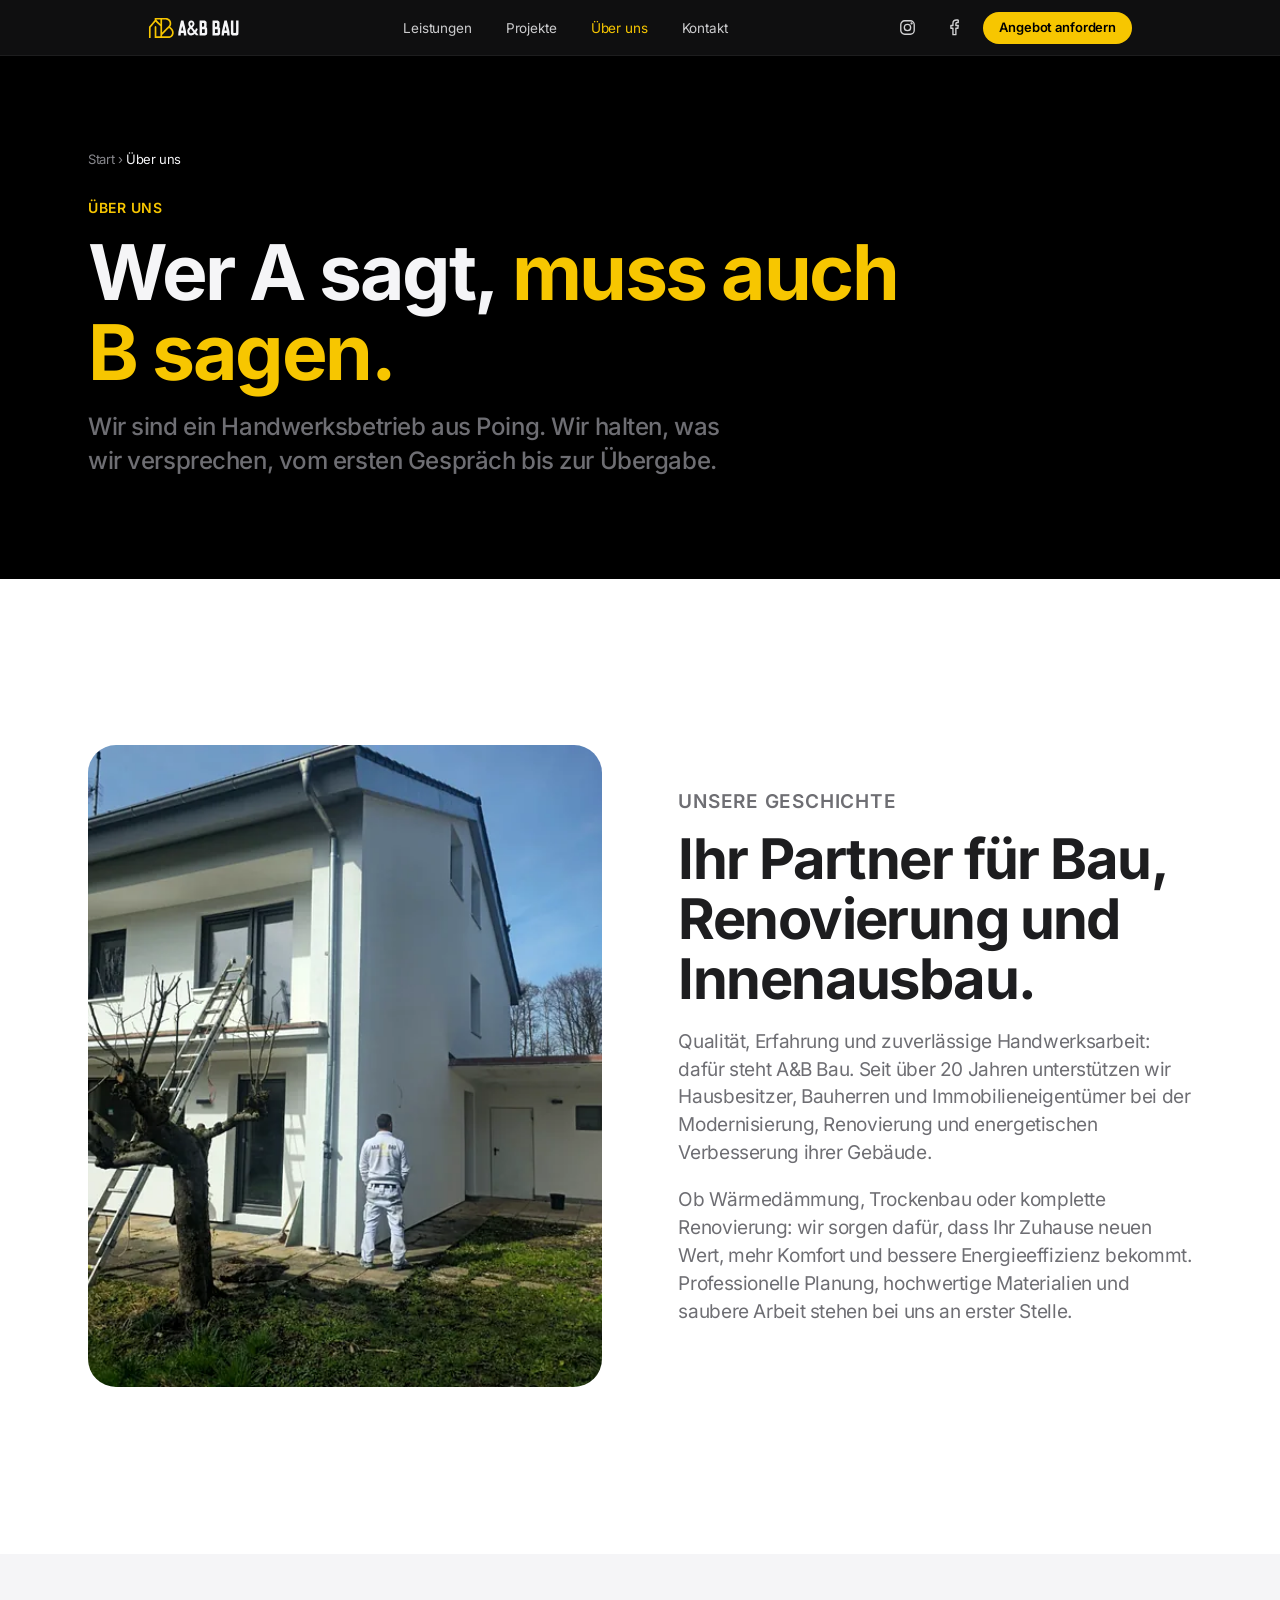
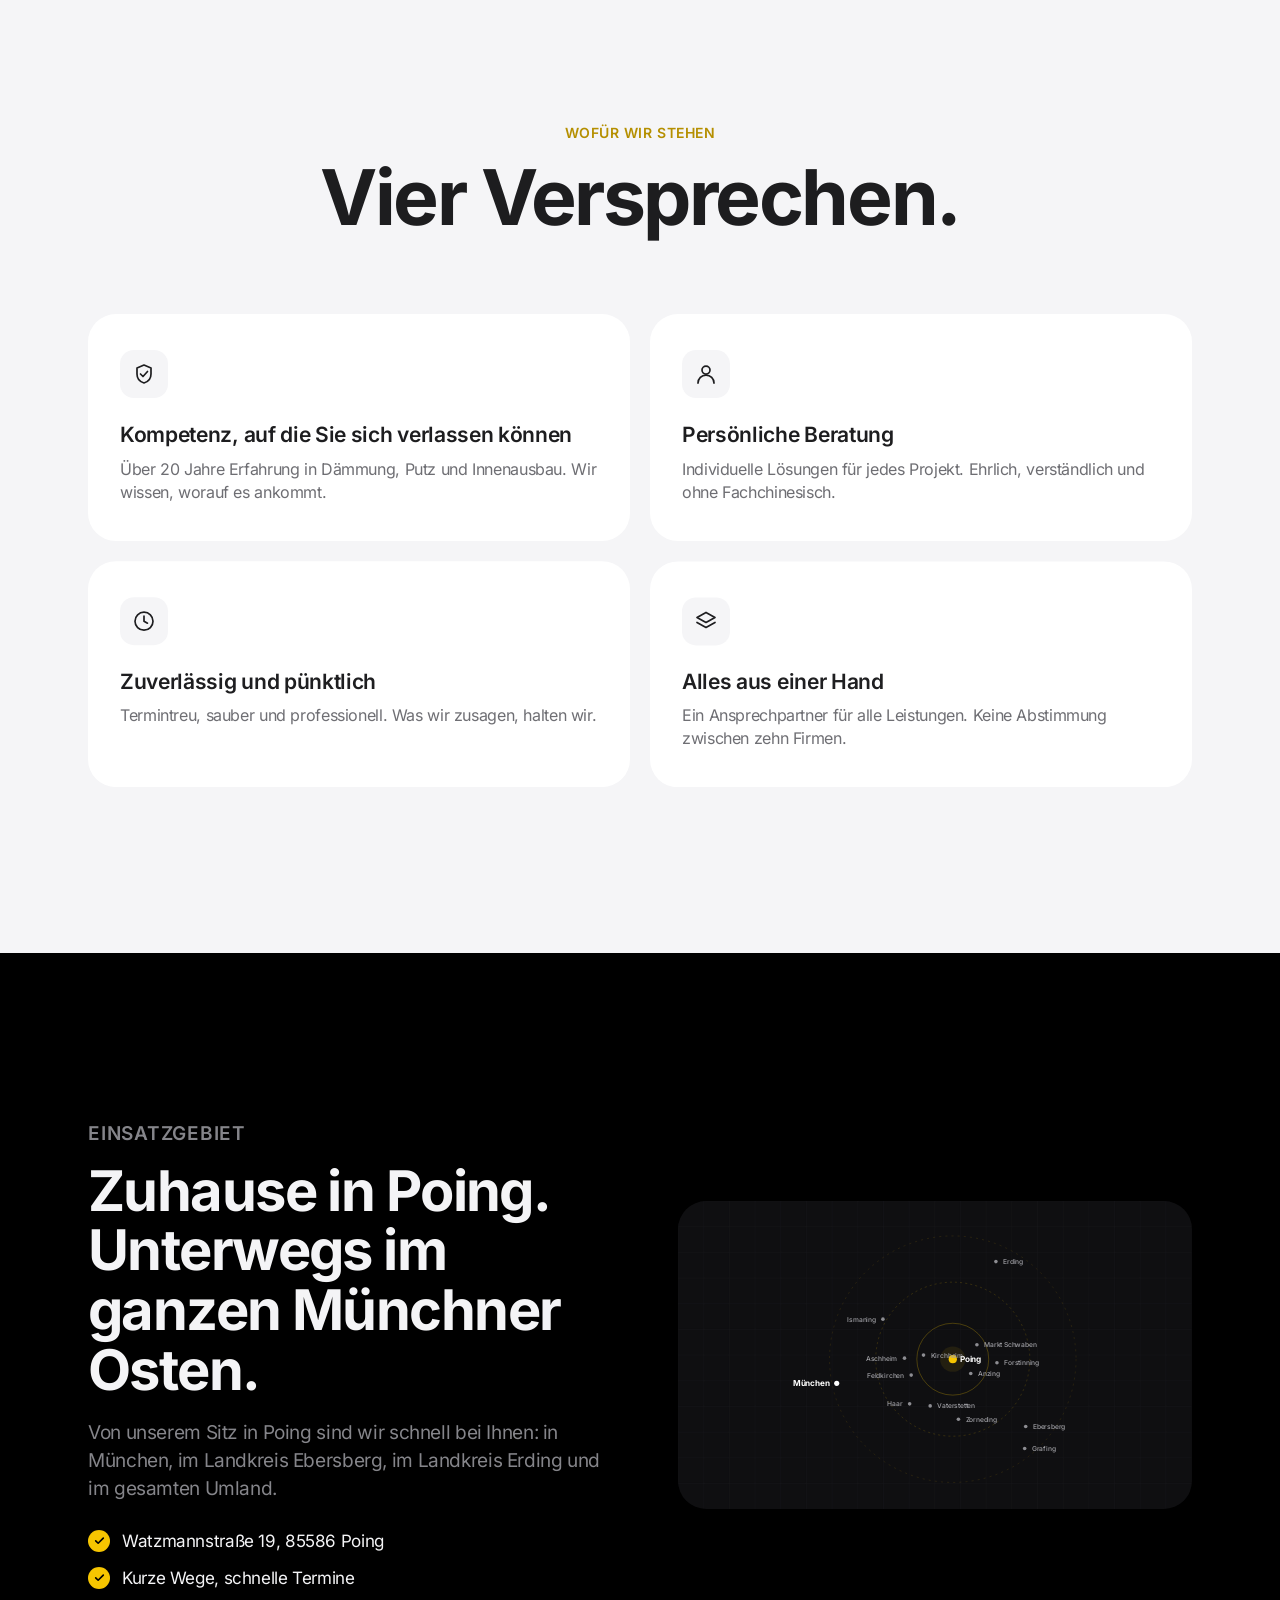
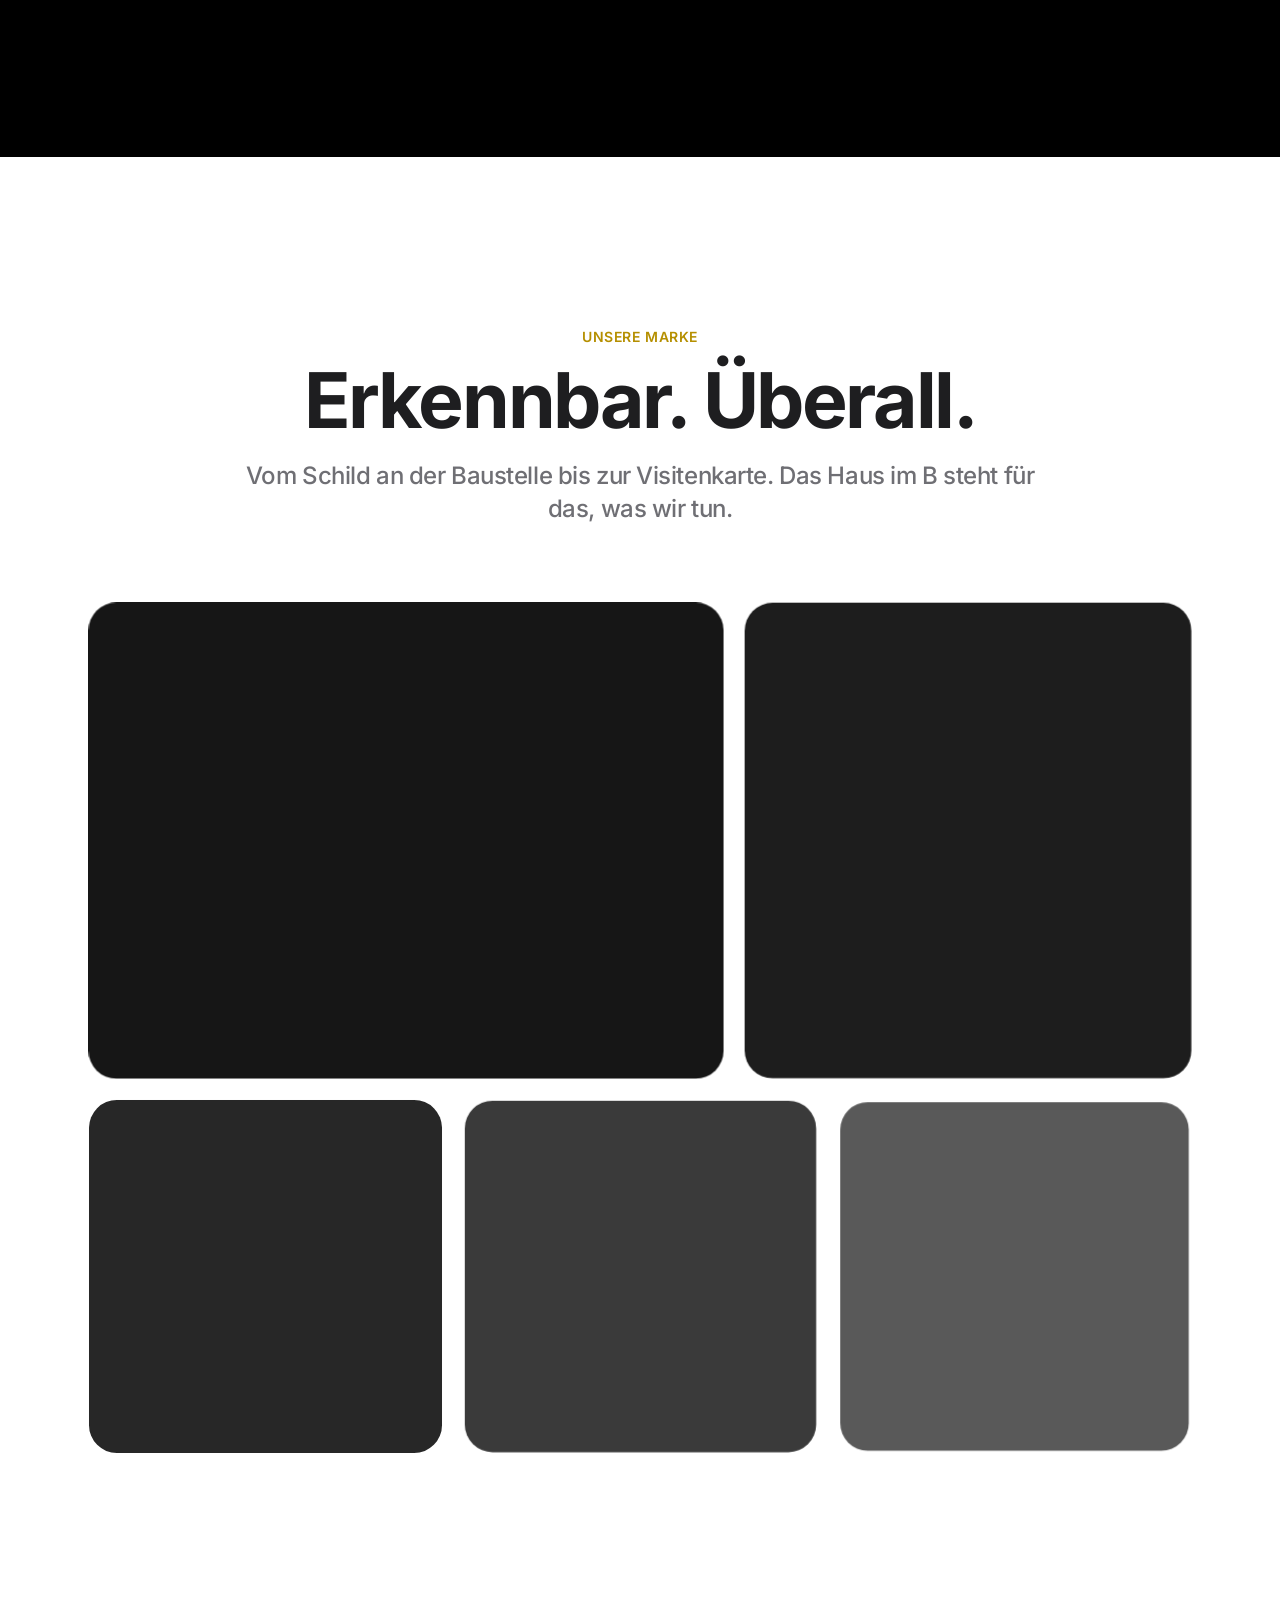
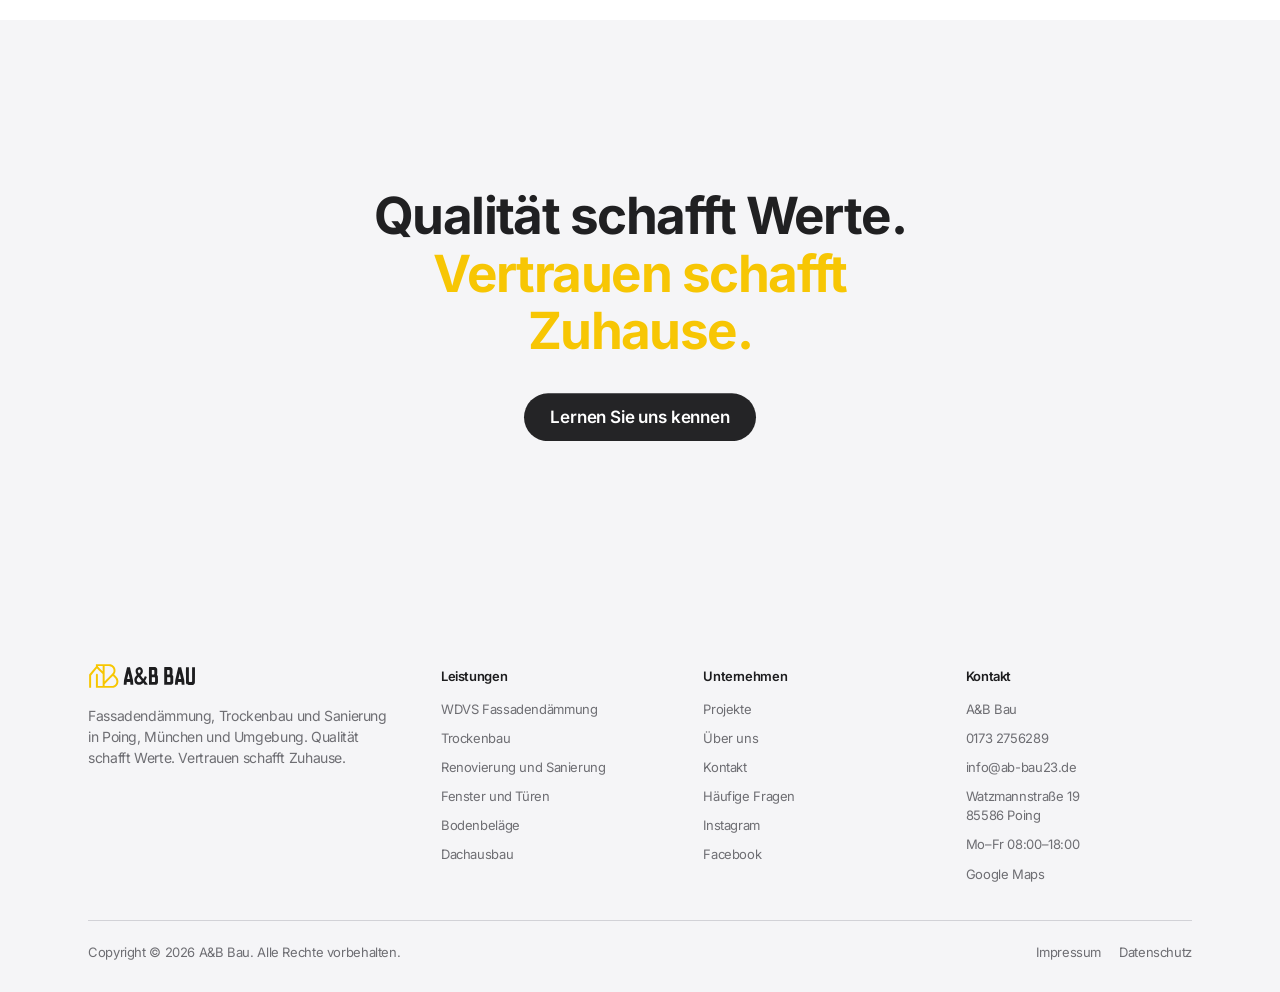
<file: ueber-uns.html>
<!DOCTYPE html>
<html lang="de" class="js">
<head>
<meta charset="utf-8">
<meta name="viewport" content="width=device-width, initial-scale=1, viewport-fit=cover">
<title>Über A&amp;B Bau | Handwerksbetrieb aus Poing bei München</title>
<meta name="description" content="A&amp;B Bau ist ein Handwerksbetrieb aus Poing. Seit über 20 Jahren Fassadendämmung, Trockenbau und Sanierung in München und im Landkreis Ebersberg. Termintreu.">
<meta name="robots" content="index, follow, max-image-preview:large">
<meta name="theme-color" content="#000000">
<link rel="canonical" href="https://www.ab-bau23.de/ueber-uns.html">
<meta property="og:type" content="website">
<meta property="og:locale" content="de_DE">
<meta property="og:site_name" content="A&amp;B Bau">
<meta property="og:url" content="https://www.ab-bau23.de/ueber-uns.html">
<meta property="og:title" content="Über A&amp;B Bau | Handwerksbetrieb aus Poing bei München">
<meta property="og:description" content="A&amp;B Bau ist ein Handwerksbetrieb aus Poing. Seit über 20 Jahren Fassadendämmung, Trockenbau und Sanierung in München und im Landkreis Ebersberg. Termintreu.">
<meta property="og:image" content="https://www.ab-bau23.de/assets/img/teilen.jpg">
<meta property="og:image:width" content="1200">
<meta property="og:image:height" content="630">
<meta property="og:image:alt" content="A&amp;B Bau: Fassadendämmung und Innenausbau in Poing">
<meta name="twitter:card" content="summary_large_image">
<meta name="twitter:title" content="Über A&amp;B Bau | Handwerksbetrieb aus Poing bei München">
<meta name="twitter:description" content="A&amp;B Bau ist ein Handwerksbetrieb aus Poing. Seit über 20 Jahren Fassadendämmung, Trockenbau und Sanierung in München und im Landkreis Ebersberg. Termintreu.">
<meta name="twitter:image" content="https://www.ab-bau23.de/assets/img/teilen.jpg">
<meta name="twitter:image:alt" content="A&amp;B Bau: Fassadendämmung und Innenausbau in Poing">
<link rel="icon" href="assets/img/favicon.svg" type="image/svg+xml">
<link rel="apple-touch-icon" href="assets/img/touch-icon.png">
<link rel="preload" href="assets/css/site.css?v=6" as="style">
<link rel="stylesheet" href="assets/css/site.css?v=6">
<script type="application/ld+json">{"@context":"https://schema.org","@graph":[{"@type":["HomeAndConstructionBusiness","LocalBusiness"],"@id":"https://www.ab-bau23.de/#betrieb","name":"A&B Bau","url":"https://www.ab-bau23.de/","image":"https://www.ab-bau23.de/assets/img/teilen.jpg","logo":"https://www.ab-bau23.de/assets/img/logo.svg","telephone":"+49-173-2756289","email":"info@ab-bau23.de","slogan":"Qualität schafft Werte. Vertrauen schafft Zuhause.","description":"Fassadendämmung, Trockenbau und Sanierung in Poing, München und Umgebung.","address":{"@type":"PostalAddress","streetAddress":"Watzmannstraße 19","postalCode":"85586","addressLocality":"Poing","addressCountry":"DE"},"openingHoursSpecification":[{"@type":"OpeningHoursSpecification","dayOfWeek":["Monday","Tuesday","Wednesday","Thursday","Friday"],"opens":"08:00","closes":"18:00"}],"openingHours":"Mo-Fr 08:00-18:00","areaServed":[{"@type":"City","name":"Poing"},{"@type":"City","name":"München"},{"@type":"AdministrativeArea","name":"Landkreis Ebersberg"},{"@type":"AdministrativeArea","name":"Landkreis Erding"},{"@type":"AdministrativeArea","name":"Landkreis München"}],"sameAs":["https://www.facebook.com/abbau23/","https://www.instagram.com/_abbau/","https://maps.google.com/?cid=13605144908475911910"],"hasMap":"https://maps.google.com/?cid=13605144908475911910","makesOffer":[{"@type":"Offer","itemOffered":{"@type":"Service","@id":"https://www.ab-bau23.de/leistungen.html#fassade","name":"WDVS Fassadendämmung","serviceType":"Wärmedämmverbundsystem","description":"Wärmedämmverbundsysteme mit Mineralwolle oder Polystyrol. Dämmplatten werden geklebt, verdübelt, armiert und verputzt.","url":"https://www.ab-bau23.de/leistungen.html#fassade","provider":{"@id":"https://www.ab-bau23.de/#betrieb"},"areaServed":[{"@type":"City","name":"Poing"},{"@type":"City","name":"München"},{"@type":"AdministrativeArea","name":"Landkreis Ebersberg"},{"@type":"AdministrativeArea","name":"Landkreis Erding"},{"@type":"AdministrativeArea","name":"Landkreis München"}]}},{"@type":"Offer","itemOffered":{"@type":"Service","@id":"https://www.ab-bau23.de/leistungen.html#trockenbau","name":"Trockenbau","serviceType":"Trockenbau","description":"Wände, Decken, Vorsatzschalen und Vorwandinstallationen für Wohnräume, Büros und Gewerbeflächen.","url":"https://www.ab-bau23.de/leistungen.html#trockenbau","provider":{"@id":"https://www.ab-bau23.de/#betrieb"},"areaServed":[{"@type":"City","name":"Poing"},{"@type":"City","name":"München"},{"@type":"AdministrativeArea","name":"Landkreis Ebersberg"},{"@type":"AdministrativeArea","name":"Landkreis Erding"},{"@type":"AdministrativeArea","name":"Landkreis München"}]}},{"@type":"Offer","itemOffered":{"@type":"Service","@id":"https://www.ab-bau23.de/leistungen.html#renovierung","name":"Renovierung und Sanierung","serviceType":"Renovierung und Sanierung","description":"Renovierung und Sanierung von Wohnungen, Häusern und Gewerbeobjekten, komplett oder Raum für Raum.","url":"https://www.ab-bau23.de/leistungen.html#renovierung","provider":{"@id":"https://www.ab-bau23.de/#betrieb"},"areaServed":[{"@type":"City","name":"Poing"},{"@type":"City","name":"München"},{"@type":"AdministrativeArea","name":"Landkreis Ebersberg"},{"@type":"AdministrativeArea","name":"Landkreis Erding"},{"@type":"AdministrativeArea","name":"Landkreis München"}]}},{"@type":"Offer","itemOffered":{"@type":"Service","@id":"https://www.ab-bau23.de/leistungen.html#fenster","name":"Fenster und Türen","serviceType":"Fenster- und Türeinbau","description":"Fenster und Türen aus deutscher Fertigung, fachgerecht und luftdicht eingebaut.","url":"https://www.ab-bau23.de/leistungen.html#fenster","provider":{"@id":"https://www.ab-bau23.de/#betrieb"},"areaServed":[{"@type":"City","name":"Poing"},{"@type":"City","name":"München"},{"@type":"AdministrativeArea","name":"Landkreis Ebersberg"},{"@type":"AdministrativeArea","name":"Landkreis Erding"},{"@type":"AdministrativeArea","name":"Landkreis München"}]}},{"@type":"Offer","itemOffered":{"@type":"Service","@id":"https://www.ab-bau23.de/leistungen.html#boden","name":"Bodenbeläge","serviceType":"Bodenverlegung","description":"Verlegen von Vinyl, Laminat und Parkett.","url":"https://www.ab-bau23.de/leistungen.html#boden","provider":{"@id":"https://www.ab-bau23.de/#betrieb"},"areaServed":[{"@type":"City","name":"Poing"},{"@type":"City","name":"München"},{"@type":"AdministrativeArea","name":"Landkreis Ebersberg"},{"@type":"AdministrativeArea","name":"Landkreis Erding"},{"@type":"AdministrativeArea","name":"Landkreis München"}]}},{"@type":"Offer","itemOffered":{"@type":"Service","@id":"https://www.ab-bau23.de/leistungen.html#dach","name":"Dachausbau","serviceType":"Dachausbau","description":"Ausbau von Dachgeschossen mit Dämmung der Dachschrägen, Trockenbau und neuen Fensteröffnungen.","url":"https://www.ab-bau23.de/leistungen.html#dach","provider":{"@id":"https://www.ab-bau23.de/#betrieb"},"areaServed":[{"@type":"City","name":"Poing"},{"@type":"City","name":"München"},{"@type":"AdministrativeArea","name":"Landkreis Ebersberg"},{"@type":"AdministrativeArea","name":"Landkreis Erding"},{"@type":"AdministrativeArea","name":"Landkreis München"}]}}]},{"@type":"WebSite","@id":"https://www.ab-bau23.de/#website","url":"https://www.ab-bau23.de/","name":"A&B Bau","inLanguage":"de-DE","publisher":{"@id":"https://www.ab-bau23.de/#betrieb"}},{"@type":"AboutPage","@id":"https://www.ab-bau23.de/ueber-uns.html#webpage","url":"https://www.ab-bau23.de/ueber-uns.html","name":"Über A&B Bau | Handwerksbetrieb aus Poing bei München","description":"A&B Bau ist ein Handwerksbetrieb aus Poing. Seit über 20 Jahren Fassadendämmung, Trockenbau und Sanierung in München und im Landkreis Ebersberg. Termintreu.","isPartOf":{"@id":"https://www.ab-bau23.de/#website"},"about":{"@id":"https://www.ab-bau23.de/#betrieb"},"inLanguage":"de-DE","primaryImageOfPage":{"@type":"ImageObject","url":"https://www.ab-bau23.de/assets/img/teilen.jpg","width":1200,"height":630},"breadcrumb":{"@id":"https://www.ab-bau23.de/ueber-uns.html#breadcrumb"}},{"@type":"BreadcrumbList","@id":"https://www.ab-bau23.de/ueber-uns.html#breadcrumb","itemListElement":[{"@type":"ListItem","position":1,"name":"Start","item":"https://www.ab-bau23.de/"},{"@type":"ListItem","position":2,"name":"Über uns","item":"https://www.ab-bau23.de/ueber-uns.html"}]}]}</script>
</head>
<body>
<a class="sr-only" href="#inhalt">Zum Inhalt springen</a>
<header class="nav">
  <div class="nav-inner">
    <a class="nav-logo" href="index.html" aria-label="A&amp;B Bau Startseite"><svg xmlns="http://www.w3.org/2000/svg" viewBox="80 95 1040 250" role="img" aria-label="A&amp;B Bau"><g transform="translate(0,441) scale(0.1,-0.1)"><g class="mark" fill="#f7c600"><path d="M1560 3232 l0 -118 -325 -383 -325 -383 0 -639 0 -639 95 0 95 0 0
600 0 599 266 323 c147 178 273 330 281 338 11 13 50 -22 288 -260 l275 -275
0 -567 0 -568 -230 0 -230 0 0 548 0 548 -45 44 -45 44 -50 -49 -50 -49 0
-638 0 -639 843 3 842 3 67 26 c37 15 93 42 124 60 65 39 167 144 206 210 103
176 109 407 16 593 -42 83 -72 121 -217 268 l-125 128 16 17 c35 39 79 134 98
208 78 307 -90 623 -391 733 l-74 27 -702 3 -703 3 0 -119z m650 -314 l0 -253
-230 230 c-211 211 -243 249 -223 268 3 4 107 7 230 7 l223 0 0 -252z m680
241 c122 -19 215 -75 287 -172 72 -98 99 -229 72 -346 -26 -115 -43 -136 -448
-543 -212 -214 -389 -388 -393 -388 -4 0 -8 326 -8 724 l0 725 18 4 c35 9 409
6 472 -4z m430 -1076 c59 -59 121 -130 139 -156 115 -168 100 -382 -36 -528
-59 -63 -103 -92 -182 -119 l-60 -20 -391 0 -390 0 0 82 0 83 392 392 c303
303 395 390 407 383 9 -4 63 -57 121 -117z"/></g><g class="word" fill="currentColor"><path d="M4620 3060 l-65 -5 -146 -630 -146 -630 -15 -210 c-8 -115 -13 -213
-11 -217 2 -5 64 -8 137 -8 l134 0 5 53 c4 28 9 91 13 140 l6 87 163 0 163 0
5 -52 c4 -29 9 -92 13 -140 l6 -88 140 0 140 0 -6 68 c-3 37 -11 135 -17 217
l-10 150 -146 630 c-80 347 -146 631 -147 631 -6 5 -165 8 -216 4z m134 -846
c29 -126 57 -244 61 -261 l7 -33 -127 0 -126 0 5 18 c2 9 30 128 62 264 32
136 59 246 61 245 2 -2 27 -107 57 -233z"/><path d="M5677 3059 c-113 -18 -214 -97 -265 -209 -30 -67 -40 -186 -22 -269
12 -54 70 -188 106 -243 l18 -27 -70 -68 c-133 -128 -186 -241 -187 -398 -3
-400 367 -609 711 -403 30 18 74 50 97 71 24 20 45 37 48 37 3 0 35 -38 72
-85 l66 -85 156 0 c123 0 153 3 146 13 -5 6 -64 80 -130 162 -162 203 -152
183 -115 238 67 96 161 303 145 317 -5 4 -47 24 -95 44 -84 37 -108 40 -108
11 0 -19 -99 -211 -115 -225 -10 -8 -44 28 -148 161 l-136 171 73 71 c122 121
171 255 147 400 -36 219 -196 347 -394 316z m125 -232 c59 -36 80 -144 43
-222 -11 -22 -46 -66 -78 -98 l-59 -59 -35 49 c-82 114 -102 197 -64 272 37
71 127 98 193 58z m28 -912 l142 -180 -39 -33 c-69 -59 -152 -93 -225 -94
-138 -1 -218 84 -218 231 0 86 31 152 107 232 l57 60 17 -18 c10 -10 81 -99
159 -198z"/><path d="M6672 3062 c-10 -6 -12 -184 -10 -853 l3 -844 324 -3 c375 -3 391 0
465 74 74 73 77 94 74 440 -3 329 -4 332 -69 404 l-31 34 17 55 c14 47 16 93
13 286 l-3 230 -22 40 c-28 52 -78 100 -128 122 -35 15 -79 18 -330 21 -159 1
-296 -1 -303 -6z m492 -298 c13 -13 16 -45 16 -191 0 -222 6 -213 -137 -213
l-103 0 0 210 0 210 104 0 c82 0 108 -3 120 -16z m66 -704 l20 -20 0 -180 0
-180 -20 -20 -20 -20 -135 0 -135 0 0 220 0 220 135 0 135 0 20 -20z"/><path d="M8143 3064 c-10 -5 -13 -185 -13 -855 l0 -850 343 3 342 3 38 19 c49
24 92 67 120 120 l22 41 0 315 0 315 -19 35 c-10 19 -32 49 -48 67 l-31 32 17
63 c15 53 17 100 14 288 l-3 225 -22 40 c-28 52 -78 100 -128 122 -35 15 -78
18 -330 20 -159 1 -296 0 -302 -3z m489 -301 c16 -14 18 -34 18 -191 0 -221 6
-212 -137 -212 l-103 0 0 210 0 210 102 0 c80 0 105 -3 120 -17z m68 -703 l20
-20 0 -180 0 -180 -20 -20 -20 -20 -135 0 -135 0 0 220 0 220 135 0 135 0 20
-20z"/><path d="M9543 3062 c-35 -2 -63 -5 -63 -8 0 -3 -65 -285 -144 -628 l-144
-622 -16 -212 c-9 -117 -16 -217 -16 -222 0 -7 49 -10 138 -8 l137 3 8 95 c4
52 10 114 13 138 l5 42 163 0 164 0 6 -97 c4 -54 9 -117 13 -140 l5 -43 132 0
c73 0 135 2 137 4 2 3 -3 105 -12 228 l-17 223 -142 615 c-78 338 -145 618
-149 621 -8 8 -139 15 -218 11z m142 -867 c31 -132 58 -248 61 -257 l5 -18
-125 0 c-69 0 -126 4 -126 9 0 9 108 474 117 506 8 25 2 44 68 -240z"/><path d="M10224 3047 c-2 -7 -3 -350 -2 -763 l3 -749 22 -41 c12 -22 39 -56
59 -74 72 -63 84 -65 349 -65 l240 0 47 24 c53 26 102 77 127 130 14 32 16
115 16 791 l0 755 -137 3 -138 3 0 -694 0 -694 -18 -16 c-15 -14 -41 -17 -139
-17 -103 0 -122 3 -136 18 l-17 19 0 691 0 692 -135 0 c-102 0 -137 -3 -141
-13z"/></g></g></svg></a>
    <ul class="nav-links"><li><a href="leistungen.html">Leistungen</a></li><li><a href="projekte.html">Projekte</a></li><li><a href="ueber-uns.html" aria-current="page">Über uns</a></li><li><a href="kontakt.html">Kontakt</a></li></ul>
    <div class="nav-cta">
      <a class="nav-ig" href="https://www.instagram.com/_abbau/" target="_blank" rel="noopener" aria-label="A&amp;B Bau auf Instagram"><svg viewBox="0 0 24 24" fill="none" stroke="currentColor" stroke-width="1.7" stroke-linecap="round" stroke-linejoin="round" aria-hidden="true"><rect x="3.5" y="3.5" width="17" height="17" rx="5"/><circle cx="12" cy="12" r="4"/><circle cx="17.2" cy="6.8" r=".6" fill="currentColor"/></svg></a>
      <a class="nav-ig" href="https://www.facebook.com/abbau23/" target="_blank" rel="noopener" aria-label="A&amp;B Bau auf Facebook"><svg viewBox="0 0 24 24" fill="none" stroke="currentColor" stroke-width="1.7" stroke-linecap="round" stroke-linejoin="round" aria-hidden="true"><path d="M15 21v-8h2.5l.5-3.5H15V7.4c0-1 .3-1.7 1.8-1.7H18V2.6c-.3 0-1.3-.1-2.5-.1-2.5 0-4.2 1.5-4.2 4.3v2.7H8.7V13H11.3v8H15z"/></svg></a>
      <a class="btn btn-yellow" href="kontakt.html">Angebot anfordern</a>
      <button class="nav-burger" aria-label="Menü" aria-expanded="false" aria-controls="nav-sheet"><span></span><span></span></button>
    </div>
  </div>
</header>
<div class="nav-sheet" id="nav-sheet"><a class="item" href="index.html">Start</a><a class="item" href="leistungen.html">Leistungen</a><a class="item" href="projekte.html">Projekte</a><a class="item" href="ueber-uns.html">Über uns</a><a class="item" href="kontakt.html">Kontakt</a><a class="btn btn-yellow" href="tel:+491732756289"><svg viewBox="0 0 24 24" fill="none" stroke="currentColor" stroke-width="1.7" stroke-linecap="round" stroke-linejoin="round" aria-hidden="true"><path d="M5 4h3l2 5-2.5 1.5a11 11 0 005 5L14 13l5 2v3a2 2 0 01-2 2A15 15 0 013 6a2 2 0 012-2z"/></svg> 0173 2756289</a></div>
<main id="inhalt">

<section class="page-hero">
  <div class="wrap">
    <nav class="crumbs" aria-label="Brotkrumen"><a href="index.html">Start</a><span aria-hidden="true"> › </span><span aria-current="page">Über uns</span></nav>
    <p class="eyebrow on-dark">Über uns</p>
    <h1 class="h1">Wer A sagt, <span class="gold">muss auch B sagen.</span></h1>
    <p class="lead">Wir sind ein Handwerksbetrieb aus Poing. Wir halten, was wir versprechen, vom ersten Gespräch bis zur Übergabe.</p>
  </div>
</section>
<section class="pad" data-nav="light">
  <div class="wrap">
    <div class="feature">
      <div class="feature-media" data-reveal="scale"><img src="assets/img/haus-weiss-team-800.webp" srcset="assets/img/haus-weiss-team-800.webp 800w, assets/img/haus-weiss-team-1600.webp 1600w" sizes="(max-width: 860px) 100vw, 50vw" width="800" height="600" alt="Mitarbeiter von A&B Bau vor einem fertig sanierten Haus" fetchpriority="high" decoding="async" ></div>
      <div data-reveal>
        <p class="eyebrow">Unsere Geschichte</p>
        <h2 class="h2">Ihr Partner für Bau, Renovierung und Innenausbau.</h2>
        <p>Qualität, Erfahrung und zuverlässige Handwerksarbeit: dafür steht A&amp;B Bau. Seit über 20 Jahren unterstützen wir Hausbesitzer, Bauherren und Immobilieneigentümer bei der Modernisierung, Renovierung und energetischen Verbesserung ihrer Gebäude.</p>
        <p>Ob Wärmedämmung, Trockenbau oder komplette Renovierung: wir sorgen dafür, dass Ihr Zuhause neuen Wert, mehr Komfort und bessere Energieeffizienz bekommt. Professionelle Planung, hochwertige Materialien und saubere Arbeit stehen bei uns an erster Stelle.</p>
      </div>
    </div>
  </div>
</section>
<section class="soft pad" data-nav="light">
  <div class="wrap">
    <div class="section-head"><p class="eyebrow">Wofür wir stehen</p><h2 class="h1" data-reveal>Vier Versprechen.</h2></div>
    <div class="cards" style="grid-template-columns:repeat(2,1fr)">
      <div class="card" data-reveal><div class="ico"><svg viewBox="0 0 24 24" fill="none" stroke="currentColor" stroke-width="1.7" stroke-linecap="round" stroke-linejoin="round" aria-hidden="true"><path d="M12 3l7 3v6c0 4.5-3 7.8-7 9-4-1.2-7-4.5-7-9V6l7-3z"/><path d="M8.5 12l2.5 2.5 4.5-5"/></svg></div><h3 class="h4">Kompetenz, auf die Sie sich verlassen können</h3><p>Über 20 Jahre Erfahrung in Dämmung, Putz und Innenausbau. Wir wissen, worauf es ankommt.</p></div>
      <div class="card" data-reveal><div class="ico"><svg viewBox="0 0 24 24" fill="none" stroke="currentColor" stroke-width="1.7" stroke-linecap="round" stroke-linejoin="round" aria-hidden="true"><circle cx="12" cy="8" r="4"/><path d="M4 21a8 8 0 0116 0"/></svg></div><h3 class="h4">Persönliche Beratung</h3><p>Individuelle Lösungen für jedes Projekt. Ehrlich, verständlich und ohne Fachchinesisch.</p></div>
      <div class="card" data-reveal><div class="ico"><svg viewBox="0 0 24 24" fill="none" stroke="currentColor" stroke-width="1.7" stroke-linecap="round" stroke-linejoin="round" aria-hidden="true"><circle cx="12" cy="12" r="9"/><path d="M12 7v5l3.5 2"/></svg></div><h3 class="h4">Zuverlässig und pünktlich</h3><p>Termintreu, sauber und professionell. Was wir zusagen, halten wir.</p></div>
      <div class="card" data-reveal><div class="ico"><svg viewBox="0 0 24 24" fill="none" stroke="currentColor" stroke-width="1.7" stroke-linecap="round" stroke-linejoin="round" aria-hidden="true"><path d="M12 3l9 5-9 5-9-5 9-5z"/><path d="M3 13l9 5 9-5"/></svg></div><h3 class="h4">Alles aus einer Hand</h3><p>Ein Ansprechpartner für alle Leistungen. Keine Abstimmung zwischen zehn Firmen.</p></div>
    </div>
  </div>
</section>
<section class="dark pad">
  <div class="wrap">
    <div class="feature">
      <div data-reveal><p class="eyebrow on-dark">Einsatzgebiet</p><h2 class="h2">Zuhause in Poing. Unterwegs im ganzen Münchner Osten.</h2><p>Von unserem Sitz in Poing sind wir schnell bei Ihnen: in München, im Landkreis Ebersberg, im Landkreis Erding und im gesamten Umland.</p>
      <ul class="checks" style="color:#f5f5f7"><li>Watzmannstraße 19, 85586 Poing</li><li>Kurze Wege, schnelle Termine</li></ul></div>
      <div class="map-wrap" data-reveal="scale"><svg viewBox="0 0 1000 600" role="img" aria-label="Einsatzgebiet rund um Poing und München"><g opacity=".7"><path d="M0 0V600" stroke="#1f1f22"/><path d="M50 0V600" stroke="#1f1f22"/><path d="M100 0V600" stroke="#1f1f22"/><path d="M150 0V600" stroke="#1f1f22"/><path d="M200 0V600" stroke="#1f1f22"/><path d="M250 0V600" stroke="#1f1f22"/><path d="M300 0V600" stroke="#1f1f22"/><path d="M350 0V600" stroke="#1f1f22"/><path d="M400 0V600" stroke="#1f1f22"/><path d="M450 0V600" stroke="#1f1f22"/><path d="M500 0V600" stroke="#1f1f22"/><path d="M550 0V600" stroke="#1f1f22"/><path d="M600 0V600" stroke="#1f1f22"/><path d="M650 0V600" stroke="#1f1f22"/><path d="M700 0V600" stroke="#1f1f22"/><path d="M750 0V600" stroke="#1f1f22"/><path d="M800 0V600" stroke="#1f1f22"/><path d="M850 0V600" stroke="#1f1f22"/><path d="M900 0V600" stroke="#1f1f22"/><path d="M950 0V600" stroke="#1f1f22"/><path d="M0 0H1000" stroke="#1f1f22"/><path d="M0 50H1000" stroke="#1f1f22"/><path d="M0 100H1000" stroke="#1f1f22"/><path d="M0 150H1000" stroke="#1f1f22"/><path d="M0 200H1000" stroke="#1f1f22"/><path d="M0 250H1000" stroke="#1f1f22"/><path d="M0 300H1000" stroke="#1f1f22"/><path d="M0 350H1000" stroke="#1f1f22"/><path d="M0 400H1000" stroke="#1f1f22"/><path d="M0 450H1000" stroke="#1f1f22"/><path d="M0 500H1000" stroke="#1f1f22"/><path d="M0 550H1000" stroke="#1f1f22"/></g><circle cx="535" cy="308" r="70" fill="none" stroke="rgba(247,198,0,0.5)" stroke-width="1" stroke-dasharray="0"/><circle cx="535" cy="308" r="150" fill="none" stroke="rgba(247,198,0,0.32)" stroke-width="1" stroke-dasharray="4 6"/><circle cx="535" cy="308" r="240" fill="none" stroke="rgba(247,198,0,0.2)" stroke-width="1" stroke-dasharray="4 8"/><circle cx="535" cy="308" r="26" fill="rgba(247,198,0,.18)"><animate attributeName="r" values="14;34;14" dur="3s" repeatCount="indefinite"/><animate attributeName="opacity" values="1;0;1" dur="3s" repeatCount="indefinite"/></circle><circle cx="535" cy="308" r="8" fill="#f7c600"/><text class="map-town main" x="549" y="313" text-anchor="start">Poing</text><circle cx="309" cy="355" r="5" fill="#fff"/><text class="map-town main" x="295" y="360" text-anchor="end">München</text><circle cx="582" cy="280" r="3.5" fill="#8e8e93"/><text class="map-town" x="596" y="285" text-anchor="start">Markt Schwaben</text><circle cx="491" cy="399" r="3.5" fill="#8e8e93"/><text class="map-town" x="505" y="404" text-anchor="start">Vaterstetten</text><circle cx="478" cy="300" r="3.5" fill="#8e8e93"/><text class="map-town" x="492" y="305" text-anchor="start">Kirchheim</text><circle cx="619" cy="118" r="3.5" fill="#8e8e93"/><text class="map-town" x="633" y="123" text-anchor="start">Erding</text><circle cx="677" cy="439" r="3.5" fill="#8e8e93"/><text class="map-town" x="691" y="444" text-anchor="start">Ebersberg</text><circle cx="675" cy="482" r="3.5" fill="#8e8e93"/><text class="map-town" x="689" y="487" text-anchor="start">Grafing</text><circle cx="570" cy="336" r="3.5" fill="#8e8e93"/><text class="map-town" x="584" y="341" text-anchor="start">Anzing</text><circle cx="451" cy="395" r="3.5" fill="#8e8e93"/><text class="map-town" x="437" y="400" text-anchor="end">Haar</text><circle cx="399" cy="230" r="3.5" fill="#8e8e93"/><text class="map-town" x="385" y="235" text-anchor="end">Ismaning</text><circle cx="441" cy="306" r="3.5" fill="#8e8e93"/><text class="map-town" x="427" y="311" text-anchor="end">Aschheim</text><circle cx="546" cy="425" r="3.5" fill="#8e8e93"/><text class="map-town" x="560" y="430" text-anchor="start">Zorneding</text><circle cx="454" cy="339" r="3.5" fill="#8e8e93"/><text class="map-town" x="440" y="344" text-anchor="end">Feldkirchen</text><circle cx="621" cy="315" r="3.5" fill="#8e8e93"/><text class="map-town" x="635" y="320" text-anchor="start">Forstinning</text></svg></div>
    </div>
  </div>
</section>
<section class="pad" data-nav="light">
  <div class="wrap">
    <div class="section-head"><p class="eyebrow">Unsere Marke</p><h2 class="h1" data-reveal>Erkennbar. Überall.</h2><p class="lead" data-reveal>Vom Schild an der Baustelle bis zur Visitenkarte. Das Haus im B steht für das, was wir tun.</p></div>
    <div class="brand-grid">
      <figure class="bg-a" data-reveal="scale"><img src="assets/img/marke-schild-800.webp" srcset="assets/img/marke-schild-800.webp 800w, assets/img/marke-schild-1600.webp 1500w" sizes="(max-width: 860px) 100vw, 58vw" width="800" height="533" alt="A&B Bau Schild an einer Backsteinfassade" loading="lazy" decoding="async" ></figure>
      <figure class="bg-b" data-reveal="scale"><img src="assets/img/marke-karten-800.webp" srcset="assets/img/marke-karten-800.webp 800w, assets/img/marke-karten-1600.webp 1600w" sizes="(max-width: 860px) 100vw, 42vw" width="800" height="600" alt="Visitenkarten von A&B Bau in Gelb und Anthrazit" loading="lazy" decoding="async" ></figure>
      <figure class="bg-c" data-reveal="scale"><img src="assets/img/marke-band-800.webp" srcset="assets/img/marke-band-800.webp 800w, assets/img/marke-band-1600.webp 1500w" sizes="(max-width: 860px) 100vw, 33vw" width="800" height="533" alt="Klebeband mit A&B Bau Logo" loading="lazy" decoding="async" ></figure>
      <figure class="bg-d" data-reveal="scale"><img src="assets/img/marke-empfang-800.webp" srcset="assets/img/marke-empfang-800.webp 800w, assets/img/marke-empfang-1600.webp 1500w" sizes="(max-width: 860px) 100vw, 33vw" width="800" height="572" alt="A&B Bau Logo an einer Holzwand" loading="lazy" decoding="async" ></figure>
      <figure class="bg-e" data-reveal="scale"><img src="assets/img/marke-buero-800.webp" srcset="assets/img/marke-buero-800.webp 800w, assets/img/marke-buero-1600.webp 1500w" sizes="(max-width: 860px) 100vw, 33vw" width="800" height="533" alt="A&B Bau Logo an einer weißen Bürowand" loading="lazy" decoding="async" ></figure>
    </div>
  </div>
</section>
<section class="soft pad" data-nav="light">
  <div class="wrap center">
    <p class="quote" data-reveal style="margin:0 auto">Qualität schafft Werte.<br><em>Vertrauen schafft Zuhause.</em></p>
    <div class="actions" data-reveal><a class="btn btn-dark" href="kontakt.html">Lernen Sie uns kennen</a></div>
  </div>
</section>
</main>
<footer class="foot" data-nav="light">
  <div class="wrap">
    <div class="foot-top">
      <div class="foot-brand">
        <svg xmlns="http://www.w3.org/2000/svg" viewBox="80 95 1040 250" aria-hidden="true" aria-label="A&amp;B Bau"><g transform="translate(0,441) scale(0.1,-0.1)"><g class="mark" fill="#f7c600"><path d="M1560 3232 l0 -118 -325 -383 -325 -383 0 -639 0 -639 95 0 95 0 0
600 0 599 266 323 c147 178 273 330 281 338 11 13 50 -22 288 -260 l275 -275
0 -567 0 -568 -230 0 -230 0 0 548 0 548 -45 44 -45 44 -50 -49 -50 -49 0
-638 0 -639 843 3 842 3 67 26 c37 15 93 42 124 60 65 39 167 144 206 210 103
176 109 407 16 593 -42 83 -72 121 -217 268 l-125 128 16 17 c35 39 79 134 98
208 78 307 -90 623 -391 733 l-74 27 -702 3 -703 3 0 -119z m650 -314 l0 -253
-230 230 c-211 211 -243 249 -223 268 3 4 107 7 230 7 l223 0 0 -252z m680
241 c122 -19 215 -75 287 -172 72 -98 99 -229 72 -346 -26 -115 -43 -136 -448
-543 -212 -214 -389 -388 -393 -388 -4 0 -8 326 -8 724 l0 725 18 4 c35 9 409
6 472 -4z m430 -1076 c59 -59 121 -130 139 -156 115 -168 100 -382 -36 -528
-59 -63 -103 -92 -182 -119 l-60 -20 -391 0 -390 0 0 82 0 83 392 392 c303
303 395 390 407 383 9 -4 63 -57 121 -117z"/></g><g class="word" fill="currentColor"><path d="M4620 3060 l-65 -5 -146 -630 -146 -630 -15 -210 c-8 -115 -13 -213
-11 -217 2 -5 64 -8 137 -8 l134 0 5 53 c4 28 9 91 13 140 l6 87 163 0 163 0
5 -52 c4 -29 9 -92 13 -140 l6 -88 140 0 140 0 -6 68 c-3 37 -11 135 -17 217
l-10 150 -146 630 c-80 347 -146 631 -147 631 -6 5 -165 8 -216 4z m134 -846
c29 -126 57 -244 61 -261 l7 -33 -127 0 -126 0 5 18 c2 9 30 128 62 264 32
136 59 246 61 245 2 -2 27 -107 57 -233z"/><path d="M5677 3059 c-113 -18 -214 -97 -265 -209 -30 -67 -40 -186 -22 -269
12 -54 70 -188 106 -243 l18 -27 -70 -68 c-133 -128 -186 -241 -187 -398 -3
-400 367 -609 711 -403 30 18 74 50 97 71 24 20 45 37 48 37 3 0 35 -38 72
-85 l66 -85 156 0 c123 0 153 3 146 13 -5 6 -64 80 -130 162 -162 203 -152
183 -115 238 67 96 161 303 145 317 -5 4 -47 24 -95 44 -84 37 -108 40 -108
11 0 -19 -99 -211 -115 -225 -10 -8 -44 28 -148 161 l-136 171 73 71 c122 121
171 255 147 400 -36 219 -196 347 -394 316z m125 -232 c59 -36 80 -144 43
-222 -11 -22 -46 -66 -78 -98 l-59 -59 -35 49 c-82 114 -102 197 -64 272 37
71 127 98 193 58z m28 -912 l142 -180 -39 -33 c-69 -59 -152 -93 -225 -94
-138 -1 -218 84 -218 231 0 86 31 152 107 232 l57 60 17 -18 c10 -10 81 -99
159 -198z"/><path d="M6672 3062 c-10 -6 -12 -184 -10 -853 l3 -844 324 -3 c375 -3 391 0
465 74 74 73 77 94 74 440 -3 329 -4 332 -69 404 l-31 34 17 55 c14 47 16 93
13 286 l-3 230 -22 40 c-28 52 -78 100 -128 122 -35 15 -79 18 -330 21 -159 1
-296 -1 -303 -6z m492 -298 c13 -13 16 -45 16 -191 0 -222 6 -213 -137 -213
l-103 0 0 210 0 210 104 0 c82 0 108 -3 120 -16z m66 -704 l20 -20 0 -180 0
-180 -20 -20 -20 -20 -135 0 -135 0 0 220 0 220 135 0 135 0 20 -20z"/><path d="M8143 3064 c-10 -5 -13 -185 -13 -855 l0 -850 343 3 342 3 38 19 c49
24 92 67 120 120 l22 41 0 315 0 315 -19 35 c-10 19 -32 49 -48 67 l-31 32 17
63 c15 53 17 100 14 288 l-3 225 -22 40 c-28 52 -78 100 -128 122 -35 15 -78
18 -330 20 -159 1 -296 0 -302 -3z m489 -301 c16 -14 18 -34 18 -191 0 -221 6
-212 -137 -212 l-103 0 0 210 0 210 102 0 c80 0 105 -3 120 -17z m68 -703 l20
-20 0 -180 0 -180 -20 -20 -20 -20 -135 0 -135 0 0 220 0 220 135 0 135 0 20
-20z"/><path d="M9543 3062 c-35 -2 -63 -5 -63 -8 0 -3 -65 -285 -144 -628 l-144
-622 -16 -212 c-9 -117 -16 -217 -16 -222 0 -7 49 -10 138 -8 l137 3 8 95 c4
52 10 114 13 138 l5 42 163 0 164 0 6 -97 c4 -54 9 -117 13 -140 l5 -43 132 0
c73 0 135 2 137 4 2 3 -3 105 -12 228 l-17 223 -142 615 c-78 338 -145 618
-149 621 -8 8 -139 15 -218 11z m142 -867 c31 -132 58 -248 61 -257 l5 -18
-125 0 c-69 0 -126 4 -126 9 0 9 108 474 117 506 8 25 2 44 68 -240z"/><path d="M10224 3047 c-2 -7 -3 -350 -2 -763 l3 -749 22 -41 c12 -22 39 -56
59 -74 72 -63 84 -65 349 -65 l240 0 47 24 c53 26 102 77 127 130 14 32 16
115 16 791 l0 755 -137 3 -138 3 0 -694 0 -694 -18 -16 c-15 -14 -41 -17 -139
-17 -103 0 -122 3 -136 18 l-17 19 0 691 0 692 -135 0 c-102 0 -137 -3 -141
-13z"/></g></g></svg>
        <p>Fassadendämmung, Trockenbau und Sanierung in Poing, München und Umgebung. Qualität schafft Werte. Vertrauen schafft Zuhause.</p>
      </div>
      <div><p class="foot-label">Leistungen</p><ul>
        <li><a href="leistungen.html#fassade">WDVS Fassadendämmung</a></li>
        <li><a href="leistungen.html#trockenbau">Trockenbau</a></li>
        <li><a href="leistungen.html#renovierung">Renovierung und Sanierung</a></li>
        <li><a href="leistungen.html#fenster">Fenster und Türen</a></li>
        <li><a href="leistungen.html#boden">Bodenbeläge</a></li>
        <li><a href="leistungen.html#dach">Dachausbau</a></li>
      </ul></div>
      <div><p class="foot-label">Unternehmen</p><ul>
        <li><a href="projekte.html">Projekte</a></li>
        <li><a href="ueber-uns.html">Über uns</a></li>
        <li><a href="kontakt.html">Kontakt</a></li>
        <li><a href="index.html#faq">Häufige Fragen</a></li>
        <li><a href="https://www.instagram.com/_abbau/" target="_blank" rel="noopener">Instagram</a></li>
        <li><a href="https://www.facebook.com/abbau23/" target="_blank" rel="noopener">Facebook</a></li>
      </ul></div>
      <div><p class="foot-label">Kontakt</p><ul>
        <li>A&amp;B Bau</li>
        <li><a href="tel:+491732756289">0173 2756289</a></li>
        <li><a href="mailto:info@ab-bau23.de">info@ab-bau23.de</a></li>
        <li>Watzmannstraße 19<br>85586 Poing</li>
        <li>Mo–Fr 08:00–18:00</li>
        <li><a href="https://maps.google.com/?cid=13605144908475911910" target="_blank" rel="noopener">Google Maps</a></li>
      </ul></div>
    </div>
    <div class="foot-bottom">
      <span>Copyright © <span data-year>2026</span> A&amp;B Bau. Alle Rechte vorbehalten.</span>
      <nav><a href="impressum.html">Impressum</a><a href="datenschutz.html">Datenschutz</a></nav>
    </div>
  </div>
</footer>
<a class="fab" href="tel:+491732756289" aria-label="Jetzt anrufen"><svg viewBox="0 0 24 24" fill="none" stroke="currentColor" stroke-width="1.7" stroke-linecap="round" stroke-linejoin="round" aria-hidden="true"><path d="M5 4h3l2 5-2.5 1.5a11 11 0 005 5L14 13l5 2v3a2 2 0 01-2 2A15 15 0 013 6a2 2 0 012-2z"/></svg> Anrufen</a>
<script src="assets/js/gsap.min.js?v=6" defer></script>
<script src="assets/js/ScrollTrigger.min.js?v=6" defer></script>
<script src="assets/js/site.js?v=6" defer></script>
</body>
</html>
</file>
<file: assets/css/site.css>
@font-face{font-family:"Inter";font-style:normal;font-weight:400;font-display:swap;src:url("../fonts/inter-400.woff2") format("woff2")}
@font-face{font-family:"Inter";font-style:normal;font-weight:500;font-display:swap;src:url("../fonts/inter-500.woff2") format("woff2")}
@font-face{font-family:"Inter";font-style:normal;font-weight:600;font-display:swap;src:url("../fonts/inter-600.woff2") format("woff2")}
@font-face{font-family:"Inter";font-style:normal;font-weight:700;font-display:swap;src:url("../fonts/inter-700.woff2") format("woff2")}
@font-face{font-family:"Inter";font-style:normal;font-weight:800;font-display:swap;src:url("../fonts/inter-800.woff2") format("woff2")}
/* ==========================================================
   A&B Bau  |  Designsystem
   Ruhige Flächen, große Typografie, Gelb als einziger Akzent.
   ========================================================== */

:root {
  --ink: #1d1d1f;
  --ink-2: #424245;
  --muted: #6e6e73;
  --muted-2: #86868b;
  --line: #d2d2d7;
  --paper: #ffffff;
  --paper-2: #f5f5f7;
  --night: #000000;
  --night-2: #101012;
  --night-3: #1c1c1e;
  --night-line: #2c2c2e;
  --yellow: #f7c600;
  --yellow-2: #ffd633;
  --yellow-deep: #b58f00;

  --font: -apple-system, BlinkMacSystemFont, "SF Pro Display", "SF Pro Text", "Inter", "Helvetica Neue", Arial, sans-serif;
  --maxw: 1200px;
  --gutter: clamp(20px, 5vw, 48px);
  --radius-l: 28px;
  --radius-m: 18px;
  --radius-s: 12px;
  --ease: cubic-bezier(.22, .61, .36, 1);
  --ease-out: cubic-bezier(.16, 1, .3, 1);
}

*, *::before, *::after { box-sizing: border-box; }
html { -webkit-text-size-adjust: 100%; scroll-behavior: smooth; scroll-padding-top: 64px; }
body {
  margin: 0;
  font-family: var(--font);
  color: var(--ink);
  background: var(--paper);
  font-size: 17px;
  line-height: 1.47;
  letter-spacing: -0.022em;
  -webkit-font-smoothing: antialiased;
  -moz-osx-font-smoothing: grayscale;
  text-rendering: optimizeLegibility;
  overflow-x: clip;
}
img, svg, video { display: block; max-width: 100%; }
img { height: auto; }
a { color: inherit; text-decoration: none; }
button { font: inherit; color: inherit; }
::selection { background: var(--yellow); color: var(--night); }
:focus-visible { outline: 2px solid var(--yellow); outline-offset: 3px; border-radius: 6px; }

.wrap { width: 100%; max-width: var(--maxw); margin: 0 auto; padding: 0 var(--gutter); }
.wrap-narrow { max-width: 860px; }
.center { text-align: center; }
.sr-only { position: absolute; width: 1px; height: 1px; overflow: hidden; clip: rect(0 0 0 0); white-space: nowrap; }

/* ---------- Typografie ---------- */
.eyebrow {
  display: inline-block;
  font-size: 14px;
  font-weight: 600;
  letter-spacing: 0.04em;
  text-transform: uppercase;
  color: var(--yellow-deep);
  margin: 0 0 14px;
}
.dark .eyebrow, .eyebrow.on-dark { color: var(--yellow); }
.display {
  font-size: clamp(44px, 8.2vw, 104px);
  line-height: 1.02;
  font-weight: 700;
  letter-spacing: -0.035em;
  margin: 0;
}
.h1 { font-size: clamp(38px, 6vw, 80px); line-height: 1.04; font-weight: 700; letter-spacing: -0.032em; margin: 0; }
.h2 { font-size: clamp(32px, 4.6vw, 56px); line-height: 1.07; font-weight: 700; letter-spacing: -0.028em; margin: 0; }
.h3 { font-size: clamp(24px, 2.6vw, 32px); line-height: 1.12; font-weight: 700; letter-spacing: -0.02em; margin: 0; }
.h4 { font-size: 21px; line-height: 1.2; font-weight: 600; letter-spacing: -0.015em; margin: 0; }
.lead { font-size: clamp(19px, 1.9vw, 24px); line-height: 1.38; color: var(--muted); font-weight: 500; letter-spacing: -0.018em; margin: 18px 0 0; }
.dark .lead { color: var(--muted-2); }
.muted { color: var(--muted); }
.dark .muted { color: var(--muted-2); }
.gold { color: var(--yellow); }
.grad-text {
  background: linear-gradient(95deg, #fff 0%, #fff 30%, var(--yellow-2) 62%, var(--yellow) 100%);
  -webkit-background-clip: text; background-clip: text; color: transparent;
}
p { margin: 0 0 1em; }

/* ---------- Schaltflächen ---------- */
.btn {
  display: inline-flex; align-items: center; justify-content: center; gap: 8px;
  min-height: 48px; padding: 0 26px;
  border-radius: 999px; border: 0;
  font-size: 17px; font-weight: 600; letter-spacing: -0.01em;
  cursor: pointer; white-space: nowrap;
  transition: transform .35s var(--ease-out), background-color .25s, color .25s, box-shadow .35s;
}
.btn:active { transform: scale(.97); }
.btn-yellow { background: var(--yellow); color: var(--night); box-shadow: 0 8px 30px -10px rgba(247,198,0,.6); }
.btn-yellow:hover { background: var(--yellow-2); box-shadow: 0 12px 40px -10px rgba(247,198,0,.75); }
.btn-dark { background: var(--ink); color: #fff; }
.btn-dark:hover { background: #000; }
.btn-ghost { background: rgba(255,255,255,.1); color: #fff; backdrop-filter: blur(10px); }
.btn-ghost:hover { background: rgba(255,255,255,.18); }
.btn-line { background: transparent; color: var(--ink); box-shadow: inset 0 0 0 1.5px var(--line); }
.btn-line:hover { box-shadow: inset 0 0 0 1.5px var(--ink); }
.btn svg { width: 18px; height: 18px; }

.link-arrow {
  display: inline-flex; align-items: center; gap: 4px;
  font-size: 19px; font-weight: 500; color: var(--yellow-deep);
}
.dark .link-arrow { color: var(--yellow); }
.link-arrow::after { content: "›"; font-size: 1.25em; line-height: 1; transform: translateY(-1px); transition: transform .3s var(--ease-out); }
.link-arrow:hover { text-decoration: underline; text-underline-offset: 4px; }
.link-arrow:hover::after { transform: translate(3px, -1px); }
.actions { display: flex; flex-wrap: wrap; align-items: center; gap: 14px 28px; margin-top: 34px; }
.center .actions { justify-content: center; }

/* ---------- Navigation ---------- */
.nav {
  position: fixed; inset: 0 0 auto 0; z-index: 100;
  height: 56px;
  background: rgba(22,22,23,.72);
  backdrop-filter: saturate(180%) blur(20px);
  -webkit-backdrop-filter: saturate(180%) blur(20px);
  border-bottom: 1px solid rgba(255,255,255,.06);
  color: #f5f5f7;
  transition: background .4s;
}
.nav.light { background: rgba(251,251,253,.78); color: var(--ink); border-bottom-color: rgba(0,0,0,.08); }
.nav-inner { height: 100%; display: flex; align-items: center; justify-content: space-between; gap: 24px; max-width: 1080px; margin: 0 auto; padding: 0 var(--gutter); }
.nav-logo { display: flex; align-items: center; height: 100%; }
.nav-logo svg { height: 22px; width: auto; }
.nav-links { display: flex; gap: 34px; list-style: none; margin: 0; padding: 0; }
.nav-links a { font-size: 13.5px; font-weight: 400; letter-spacing: -0.01em; opacity: .82; transition: opacity .2s; padding: 8px 0; }
.nav-links a:hover, .nav-links a[aria-current="page"] { opacity: 1; }
.nav-links a[aria-current="page"] { color: var(--yellow); }
.nav.light .nav-links a[aria-current="page"] { color: var(--yellow-deep); }
.nav-cta { display: flex; align-items: center; gap: 14px; }
.nav-cta .btn { min-height: 32px; padding: 0 16px; font-size: 13px; box-shadow: none; }
.nav-ig { display: flex; align-items: center; justify-content: center; width: 32px; height: 32px; border-radius: 50%; color: currentColor; opacity: .85; transition: opacity .2s, background .2s; }
.nav-ig:hover { opacity: 1; background: rgba(127,127,127,.14); }
.nav-ig svg { width: 19px; height: 19px; }
.nav-burger { display: none; width: 40px; height: 40px; border: 0; background: none; cursor: pointer; position: relative; }
.nav-burger span { position: absolute; left: 11px; right: 11px; height: 1.5px; background: currentColor; border-radius: 2px; transition: transform .45s var(--ease-out), top .45s var(--ease-out); }
.nav-burger span:nth-child(1) { top: 16px; } .nav-burger span:nth-child(2) { top: 23px; }
.nav.open .nav-burger span:nth-child(1) { top: 19.5px; transform: rotate(45deg); }
.nav.open .nav-burger span:nth-child(2) { top: 19.5px; transform: rotate(-45deg); }
.nav-sheet { display: none; }

@media (max-width: 860px) {
  .nav-links, .nav-cta .btn { display: none; }
  .nav-burger { display: block; }
  .nav-sheet {
    display: block; position: fixed; inset: 56px 0 0 0; z-index: 99;
    background: rgba(0,0,0,.94); backdrop-filter: blur(20px); -webkit-backdrop-filter: blur(20px);
    padding: 26px var(--gutter) 40px; color: #fff;
    opacity: 0; visibility: hidden; transition: opacity .35s, visibility .35s;
  }
  .nav.open + .nav-sheet { opacity: 1; visibility: visible; }
  .nav-sheet a.item { display: block; font-size: 30px; font-weight: 700; letter-spacing: -0.02em; padding: 10px 0; opacity: 0; transform: translateY(-8px); transition: opacity .4s, transform .5s var(--ease-out); }
  .nav.open + .nav-sheet a.item { opacity: 1; transform: none; }
  .nav.open + .nav-sheet a.item:nth-child(2) { transition-delay: .04s; }
  .nav.open + .nav-sheet a.item:nth-child(3) { transition-delay: .08s; }
  .nav.open + .nav-sheet a.item:nth-child(4) { transition-delay: .12s; }
  .nav.open + .nav-sheet a.item:nth-child(5) { transition-delay: .16s; }
  .nav-sheet .btn { margin-top: 28px; width: 100%; }
}

/* ---------- Abschnitte ---------- */
section { position: relative; }
.pad { padding: clamp(96px, 13vw, 170px) 0; }
.pad-s { padding: clamp(64px, 8vw, 110px) 0; }
.dark { background: var(--night); color: #f5f5f7; }
.dark-2 { background: var(--night-2); color: #f5f5f7; }
.soft { background: var(--paper-2); }
.section-head { max-width: 820px; margin: 0 auto clamp(48px, 6vw, 80px); text-align: center; }
.section-head.left { margin-left: 0; text-align: left; }

/* ---------- Hero ---------- */
.hero { padding: 140px 0 0; overflow: hidden; background: var(--night); color: #f5f5f7; }
.hero-glow { position: absolute; inset: -20% -10% auto; height: 90vh; pointer-events: none;
  background: radial-gradient(50% 50% at 50% 40%, rgba(247,198,0,.16) 0%, rgba(247,198,0,0) 70%); }
.hero-mark { width: 84px; margin: 0 auto 30px; }
.hero-mark path { fill: var(--yellow); }
.hero h1 { max-width: 13ch; margin: 0 auto; }
.hero .lead { max-width: 640px; margin-left: auto; margin-right: auto; }
.hero-media-wrap { margin-top: clamp(56px, 7vw, 90px); perspective: 1200px; }
.hero-media {
  position: relative; width: min(1320px, 94vw); margin: 0 auto;
  aspect-ratio: 16 / 9; border-radius: var(--radius-l); overflow: hidden;
  transform-origin: 50% 0%;
  box-shadow: 0 40px 120px -40px rgba(247,198,0,.25);
}
.hero-media img { width: 100%; height: 100%; object-fit: cover; }
.hero-media::after { content: ""; position: absolute; inset: 0; background: linear-gradient(180deg, rgba(0,0,0,0) 55%, rgba(0,0,0,.55) 100%); }
.hero-caption { position: absolute; left: 28px; bottom: 24px; z-index: 2; display: flex; align-items: center; gap: 10px; font-size: 14px; color: rgba(255,255,255,.88); }
.hero-caption .dot { width: 8px; height: 8px; border-radius: 50%; background: var(--yellow); box-shadow: 0 0 0 5px rgba(247,198,0,.25); animation: pulse 2.4s infinite; }
@keyframes pulse { 0%,100% { box-shadow: 0 0 0 4px rgba(247,198,0,.28); } 50% { box-shadow: 0 0 0 9px rgba(247,198,0,0); } }
.hero-trust { display: flex; flex-wrap: wrap; justify-content: center; gap: 10px 28px; margin: 28px auto 0; padding: 0; list-style: none; font-size: 14px; color: var(--muted-2); }
.hero-trust li { display: flex; align-items: center; gap: 8px; }
.hero-trust svg { width: 16px; height: 16px; color: var(--yellow); }

/* ---------- Wörter leuchten auf ---------- */
.words { font-size: clamp(30px, 4.6vw, 60px); line-height: 1.12; font-weight: 700; letter-spacing: -0.03em; max-width: 1000px; margin: 0 auto; }
.words .w { color: #3a3a3c; transition: color .2s; }
.words .w.on { color: #f5f5f7; }
.words .w.hl.on { color: var(--yellow); }

/* ---------- Anatomie einer Fassade ---------- */
.anatomy { background: radial-gradient(80% 60% at 70% 50%, #17171a 0%, #000 70%); color: #f5f5f7; }
.anatomy-pin { min-height: 100vh; display: grid; grid-template-columns: minmax(280px, 0.8fr) 1.2fr; align-items: center; gap: 40px; max-width: 1240px; margin: 0 auto; padding: 90px var(--gutter) 40px; }
.anatomy-copy .h2 { margin-bottom: 18px; }
.layer-list { list-style: none; padding: 0; margin: 34px 0 0; counter-reset: l; }
.layer-list li { counter-increment: l; display: grid; grid-template-columns: 34px 1fr; gap: 4px 12px; padding: 14px 0; border-top: 1px solid var(--night-line); opacity: .32; transition: opacity .5s; }
.layer-list li.on { opacity: 1; }
.layer-list li::before { content: counter(l, decimal-leading-zero); font-size: 13px; font-weight: 600; color: var(--yellow); padding-top: 3px; grid-row: span 2; }
.layer-list b { font-size: 18px; font-weight: 600; letter-spacing: -0.015em; }
.layer-list span { font-size: 15px; color: var(--muted-2); line-height: 1.4; }
.anatomy-art { position: relative; width: 100%; }
.anatomy-art svg { width: 100%; height: auto; overflow: visible; }
.anatomy-art .lbl { font: 600 13px var(--font); letter-spacing: 0; fill: #f5f5f7; }
.anatomy-art .lbl-n { font: 700 12px var(--font); fill: var(--yellow); }
.anatomy-art .lead-line { stroke: rgba(255,255,255,.35); stroke-width: 1; }

/* ---------- Bento Leistungen ---------- */
.bento { display: grid; grid-template-columns: repeat(6, 1fr); grid-auto-rows: minmax(300px, auto); gap: 20px; }
.tile {
  position: relative; overflow: hidden; border-radius: var(--radius-l);
  background: #fff; color: var(--ink); isolation: isolate;
  display: flex; flex-direction: column; justify-content: flex-end;
  min-height: 420px; padding: 34px;
  transform: translateZ(0);
}
.tile.big { grid-column: span 4; grid-row: span 2; min-height: 640px; }
.tile.half { grid-column: span 3; }
.tile.third { grid-column: span 2; }
.tile.wide { grid-column: span 6; min-height: 460px; }
.tile .media { position: absolute; inset: 0; z-index: -2; }
.tile .media img { width: 100%; height: 100%; object-fit: cover; transform: scale(1.02); transition: transform 1.2s var(--ease-out); }
.tile:hover .media img { transform: scale(1.07); }
.tile.photo { color: #fff; }
.tile.photo::after { content: ""; position: absolute; inset: 0; z-index: -1; background: linear-gradient(180deg, rgba(0,0,0,0) 35%, rgba(0,0,0,.72) 100%); }
.tile .tag { position: absolute; top: 26px; left: 30px; font-size: 13px; font-weight: 600; letter-spacing: .03em; text-transform: uppercase; color: var(--yellow); }
.tile.photo .tag { color: var(--yellow-2); }
.tile h3 { margin: 0 0 8px; }
.tile p { margin: 0; max-width: 46ch; font-size: 17px; opacity: .85; }
.tile .more { position: absolute; right: 26px; bottom: 26px; width: 40px; height: 40px; border-radius: 50%; display: grid; place-items: center; background: rgba(255,255,255,.18); backdrop-filter: blur(12px); color: #fff; transition: transform .5s var(--ease-out), background .3s; }
.tile:not(.photo) .more { background: var(--paper-2); color: var(--ink); }
.tile:hover .more { transform: rotate(90deg); background: var(--yellow); color: var(--night); }
.tile .more svg { width: 16px; height: 16px; }
.tile.ink { background: var(--night-2); color: #f5f5f7; }
.tile.yellow { background: var(--yellow); color: var(--night); }
.tile.yellow .tag { color: var(--night); opacity: .6; }
.tile .big-num { font-size: clamp(64px, 8vw, 120px); line-height: .9; font-weight: 800; letter-spacing: -0.05em; }

/* ---------- Geschichte (angeheftet) ---------- */
.story { display: grid; grid-template-columns: 1.1fr 0.9fr; gap: clamp(32px, 6vw, 96px); align-items: start; }
.story-visual { position: sticky; top: 12vh; height: 76vh; border-radius: var(--radius-l); overflow: hidden; background: var(--paper-2); }
.story-visual img { position: absolute; inset: 0; width: 100%; height: 100%; object-fit: cover; opacity: 0; transform: scale(1.08); transition: opacity .9s var(--ease), transform 1.6s var(--ease-out); }
.story-visual img.on { opacity: 1; transform: scale(1); }
.story-visual .progress { position: absolute; left: 20px; right: 20px; bottom: 20px; display: flex; gap: 6px; z-index: 2; }
.story-visual .progress i { flex: 1; height: 3px; border-radius: 3px; background: rgba(255,255,255,.35); overflow: hidden; }
.story-visual .progress i b { display: block; height: 100%; width: 0; background: #fff; transition: width .6s var(--ease-out); }
.story-visual .progress i.on b { width: 100%; }
.story-steps { padding: 10vh 0 18vh; }
.story-step { min-height: 62vh; display: flex; flex-direction: column; justify-content: center; opacity: .25; transition: opacity .6s; }
.story-step.on { opacity: 1; }
.story-step .num { font-size: 15px; font-weight: 600; color: var(--yellow-deep); margin-bottom: 12px; }
.story-step p { color: var(--muted); font-size: 19px; line-height: 1.5; margin-top: 16px; max-width: 42ch; }

/* ---------- Vorher / Nachher ---------- */
.ba { max-width: 1100px; margin: 0 auto; }
.ba-frame { position: relative; aspect-ratio: 16 / 9; border-radius: var(--radius-l); overflow: hidden; background: #111; touch-action: pan-y; user-select: none; cursor: ew-resize; }
.ba-frame img { position: absolute; inset: 0; width: 100%; height: 100%; object-fit: cover; pointer-events: none; }
.ba-frame .after { clip-path: inset(0 0 0 var(--pos, 50%)); }
.ba-handle { position: absolute; top: 0; bottom: 0; left: var(--pos, 50%); width: 2px; margin-left: -1px; background: #fff; box-shadow: 0 0 20px rgba(0,0,0,.35); pointer-events: none; }
.ba-handle::after { content: ""; position: absolute; top: 50%; left: 50%; width: 52px; height: 52px; margin: -26px 0 0 -26px; border-radius: 50%; background: rgba(255,255,255,.9) url("data:image/svg+xml,%3Csvg xmlns='http://www.w3.org/2000/svg' viewBox='0 0 24 24' fill='none' stroke='%231d1d1f' stroke-width='2' stroke-linecap='round' stroke-linejoin='round'%3E%3Cpath d='M9 6l-6 6 6 6M15 6l6 6-6 6'/%3E%3C/svg%3E") center / 22px no-repeat; backdrop-filter: blur(8px); box-shadow: 0 6px 24px rgba(0,0,0,.3); }
.ba-label { position: absolute; top: 20px; z-index: 2; padding: 7px 14px; border-radius: 999px; font-size: 13px; font-weight: 600; background: rgba(0,0,0,.5); color: #fff; backdrop-filter: blur(10px); pointer-events: none; }
.ba-label.l { left: 20px; } .ba-label.r { right: 20px; background: var(--yellow); color: var(--night); }
.seg { display: inline-flex; padding: 4px; border-radius: 999px; background: #e8e8ed; margin: 0 auto 28px; }
.seg button { border: 0; background: none; padding: 9px 22px; border-radius: 999px; font-size: 15px; font-weight: 600; cursor: pointer; color: var(--muted); transition: background .3s, color .3s, box-shadow .3s; }
.seg button.on { background: #fff; color: var(--ink); box-shadow: 0 2px 10px rgba(0,0,0,.08); }
.ba-caption { text-align: center; color: var(--muted); font-size: 15px; margin-top: 18px; }

/* ---------- Zahlen ---------- */
.stats { display: grid; grid-template-columns: repeat(4, 1fr); gap: 20px; }
.stat { padding: 34px 28px; border-radius: var(--radius-m); background: var(--night-3); }
.stat .n { font-size: clamp(48px, 5.4vw, 76px); line-height: 1; font-weight: 700; letter-spacing: -0.045em; color: #fff; }
.stat .n em { font-style: normal; color: var(--yellow); }
.stat .l { margin-top: 12px; color: var(--muted-2); font-size: 16px; }

/* ---------- Rechner ---------- */
.calc { display: grid; grid-template-columns: 1fr 1fr; gap: 20px; }
.calc-card { background: #fff; border-radius: var(--radius-l); padding: clamp(28px, 4vw, 48px); }
.calc-card.result { background: var(--night); color: #f5f5f7; display: flex; flex-direction: column; justify-content: space-between; overflow: hidden; position: relative; }
.calc-card.result::before { content: ""; position: absolute; right: -30%; top: -40%; width: 90%; aspect-ratio: 1; border-radius: 50%; background: radial-gradient(circle, rgba(247,198,0,.28), rgba(247,198,0,0) 65%); }
.field { margin-bottom: 34px; }
.field-top { display: flex; justify-content: space-between; align-items: baseline; margin-bottom: 14px; }
.field label { font-weight: 600; font-size: 17px; }
.field output { font-size: 22px; font-weight: 700; letter-spacing: -0.02em; font-variant-numeric: tabular-nums; }
input[type="range"] { -webkit-appearance: none; appearance: none; width: 100%; height: 6px; border-radius: 6px; background: linear-gradient(90deg, var(--yellow) var(--fill, 50%), #e8e8ed var(--fill, 50%)); outline: none; }
input[type="range"]::-webkit-slider-thumb { -webkit-appearance: none; width: 28px; height: 28px; border-radius: 50%; background: #fff; box-shadow: 0 2px 10px rgba(0,0,0,.2), 0 0 0 .5px rgba(0,0,0,.06); cursor: grab; }
input[type="range"]::-moz-range-thumb { width: 28px; height: 28px; border: 0; border-radius: 50%; background: #fff; box-shadow: 0 2px 10px rgba(0,0,0,.2); cursor: grab; }
.chips { display: flex; flex-wrap: wrap; gap: 10px; }
.chip { border: 0; cursor: pointer; padding: 11px 18px; border-radius: 999px; background: var(--paper-2); font-size: 15px; font-weight: 600; color: var(--ink-2); transition: background .25s, color .25s; }
.chip.on { background: var(--ink); color: #fff; }
.result-num { position: relative; font-size: clamp(56px, 7vw, 96px); line-height: 1; font-weight: 700; letter-spacing: -0.045em; font-variant-numeric: tabular-nums; }
.result-num small { font-size: .4em; letter-spacing: -0.02em; color: var(--muted-2); font-weight: 600; }
.result-sub { position: relative; color: var(--muted-2); margin-top: 14px; font-size: 17px; }
.result-bars { position: relative; margin-top: 36px; display: grid; gap: 14px; }
.bar-row { display: grid; grid-template-columns: 90px 1fr 80px; align-items: center; gap: 12px; font-size: 14px; color: var(--muted-2); }
.bar-row .track { height: 10px; border-radius: 10px; background: var(--night-3); overflow: hidden; }
.bar-row .fill { height: 100%; border-radius: 10px; background: #48484a; transition: width .8s var(--ease-out); }
.bar-row.after .fill { background: var(--yellow); }
.bar-row b { color: #fff; font-weight: 600; text-align: right; font-variant-numeric: tabular-nums; }
.fine { font-size: 13px; color: var(--muted); line-height: 1.5; margin-top: 22px; }
.calc-card.result .fine { color: #6e6e73; position: relative; }

/* ---------- Horizontale Galerie ---------- */
.hs { overflow: hidden; }
.hs-track { display: flex; gap: 20px; padding: 0 var(--gutter); width: max-content; }
.hs-item { position: relative; flex: 0 0 auto; height: min(62vh, 560px); border-radius: var(--radius-m); overflow: hidden; background: #111; }
.hs-item img { height: 100%; width: auto; object-fit: cover; }
.hs-item figcaption { position: absolute; left: 0; right: 0; bottom: 0; padding: 60px 22px 20px; font-size: 15px; font-weight: 500; color: #fff; background: linear-gradient(180deg, transparent, rgba(0,0,0,.7)); }
.hs-item figcaption small { display: block; font-size: 12px; font-weight: 600; letter-spacing: .05em; text-transform: uppercase; color: var(--yellow); margin-bottom: 4px; }
.hs-head { display: flex; align-items: end; justify-content: space-between; gap: 24px; margin-bottom: 44px; }

/* ---------- Ablauf ---------- */
.steps { position: relative; display: grid; grid-template-columns: repeat(4, 1fr); gap: 28px; }
.steps-line { position: absolute; top: 27px; left: 28px; right: 28px; height: 2px; background: var(--line); overflow: hidden; }
.steps-line b { display: block; height: 100%; width: 100%; background: var(--yellow); transform-origin: 0 50%; transform: scaleX(0); }
.step { position: relative; }
.step .dot { width: 56px; height: 56px; border-radius: 50%; display: grid; place-items: center; background: #fff; box-shadow: inset 0 0 0 2px var(--line); font-weight: 700; font-size: 18px; margin-bottom: 26px; transition: background .5s, box-shadow .5s; position: relative; z-index: 1; }
.step.on .dot { background: var(--yellow); box-shadow: inset 0 0 0 2px var(--yellow), 0 10px 30px -8px rgba(247,198,0,.6); }
.step h3 { margin-bottom: 10px; }
.step p { color: var(--muted); font-size: 16px; margin: 0; }

/* ---------- Karten, Werte ---------- */
.cards { display: grid; grid-template-columns: repeat(3, 1fr); gap: 20px; }
.card { background: #fff; border-radius: var(--radius-l); padding: 36px 32px; }
.soft .card { background: #fff; }
.card .ico { width: 48px; height: 48px; border-radius: 14px; display: grid; place-items: center; background: var(--paper-2); color: var(--ink); margin-bottom: 24px; }
.card.dk { background: var(--night-2); color: #f5f5f7; }
.card.dk .ico { background: var(--night-3); color: var(--yellow); }
.card .ico svg { width: 24px; height: 24px; }
.card h3 { margin-bottom: 10px; }
.card p { color: var(--muted); margin: 0; font-size: 16px; }
.card.dk p { color: var(--muted-2); }

/* ---------- Instagram ---------- */
.ig-grid { display: grid; grid-template-columns: repeat(4, 1fr); gap: 12px; }
.ig-grid a { position: relative; aspect-ratio: 1; border-radius: var(--radius-s); overflow: hidden; }
.ig-grid img { width: 100%; height: 100%; object-fit: cover; transition: transform .9s var(--ease-out), filter .5s; }
.ig-grid a:hover img { transform: scale(1.06); filter: brightness(.8); }

/* ---------- Häufige Fragen ---------- */
.faq { max-width: 860px; margin: 0 auto; }
.faq details { border-bottom: 1px solid var(--line); }
.faq summary { list-style: none; cursor: pointer; display: flex; justify-content: space-between; align-items: center; gap: 24px; padding: 26px 0; font-size: 21px; font-weight: 600; letter-spacing: -0.018em; }
.faq summary::-webkit-details-marker { display: none; }
.faq summary i { flex: 0 0 auto; width: 30px; height: 30px; border-radius: 50%; background: var(--paper-2); position: relative; transition: transform .45s var(--ease-out), background .3s; }
.faq summary i::before, .faq summary i::after { content: ""; position: absolute; left: 50%; top: 50%; width: 12px; height: 1.8px; margin: -0.9px 0 0 -6px; background: var(--ink); border-radius: 2px; }
.faq summary i::after { transform: rotate(90deg); transition: transform .45s var(--ease-out); }
.faq details[open] summary i { background: var(--yellow); }
.faq details[open] summary i::after { transform: rotate(0deg); }
.faq .answer { overflow: hidden; }
.faq .answer p { color: var(--muted); font-size: 18px; margin: 0 0 28px; max-width: 70ch; }

/* ---------- Abschluss ---------- */
.final { text-align: center; overflow: hidden; }
.final .h1 { max-width: 14ch; margin: 0 auto; }
.phone-big { display: inline-block; margin-top: 30px; font-size: clamp(34px, 5vw, 64px); font-weight: 700; letter-spacing: -0.03em; color: var(--yellow); }
.phone-big:hover { color: var(--yellow-2); }
.final-mark { position: absolute; left: 50%; bottom: -12%; width: min(900px, 120vw); transform: translateX(-50%); opacity: .06; pointer-events: none; }
.final-mark path { fill: var(--yellow); }

/* ---------- Unterseiten ---------- */
.page-hero { padding: 150px 0 clamp(64px, 8vw, 110px); background: var(--night); color: #f5f5f7; overflow: hidden; }
.page-hero .h1 { max-width: 16ch; }
.page-hero .lead { max-width: 640px; }
.page-hero.center .h1, .page-hero.center .lead { margin-left: auto; margin-right: auto; }
.crumbs { font-size: 13px; color: var(--muted-2); margin-bottom: 26px; }
.crumbs a:hover { color: #fff; }
.crumbs [aria-current="page"] { color: #f5f5f7; }

.feature { display: grid; grid-template-columns: 1fr 1fr; gap: clamp(32px, 6vw, 96px); align-items: center; }
.feature + .feature { margin-top: clamp(80px, 11vw, 150px); }
.feature.flip .feature-media { order: 2; }
.feature-media { position: relative; border-radius: var(--radius-l); overflow: hidden; aspect-ratio: 4 / 5; background: var(--paper-2); }
.feature-media.land { aspect-ratio: 4 / 3; }
.feature-media img { width: 100%; height: 100%; object-fit: cover; }
.feature-media .badge { position: absolute; left: 18px; bottom: 18px; padding: 8px 14px; border-radius: 999px; background: rgba(255,255,255,.88); backdrop-filter: blur(10px); font-size: 13px; font-weight: 600; }
.feature .h2 { margin-bottom: 18px; }
.feature p { color: var(--muted); font-size: 19px; }
.dark .feature p { color: var(--muted-2); }
.checks { list-style: none; padding: 0; margin: 26px 0 0; display: grid; gap: 12px; }
.checks li { display: flex; gap: 12px; align-items: flex-start; font-size: 17px; }
.checks li::before { content: ""; flex: 0 0 22px; height: 22px; margin-top: 1px; border-radius: 50%; background: var(--yellow) url("data:image/svg+xml,%3Csvg xmlns='http://www.w3.org/2000/svg' viewBox='0 0 24 24' fill='none' stroke='%23000' stroke-width='3' stroke-linecap='round' stroke-linejoin='round'%3E%3Cpath d='M5 12.5l4.5 4.5L19 7.5'/%3E%3C/svg%3E") center / 13px no-repeat; }

.jump { position: sticky; top: 56px; z-index: 50; background: rgba(251,251,253,.82); backdrop-filter: saturate(180%) blur(20px); -webkit-backdrop-filter: saturate(180%) blur(20px); border-bottom: 1px solid rgba(0,0,0,.08); }
.jump-inner { display: flex; gap: 8px; overflow-x: auto; padding: 10px var(--gutter); max-width: var(--maxw); margin: 0 auto; scrollbar-width: none; }
.jump-inner::-webkit-scrollbar { display: none; }
.jump a { flex: 0 0 auto; padding: 8px 16px; border-radius: 999px; font-size: 14px; font-weight: 500; color: var(--ink-2); transition: background .25s, color .25s; }
.jump a:hover { background: var(--paper-2); }
.jump a.on { background: var(--ink); color: #fff; }

/* Projekte */
.filters { display: flex; flex-wrap: wrap; gap: 10px; justify-content: center; margin-bottom: 44px; }
.masonry { columns: 3 320px; column-gap: 18px; }
.masonry figure { break-inside: avoid; margin: 0 0 18px; border-radius: var(--radius-m); overflow: hidden; position: relative; cursor: zoom-in; background: var(--paper-2); transition: opacity .45s, transform .45s var(--ease-out); }
.masonry figure.hide { display: none; }
.masonry img { width: 100%; transition: transform 1s var(--ease-out); }
.masonry figure:hover img { transform: scale(1.04); }
.masonry figcaption { position: absolute; left: 0; right: 0; bottom: 0; padding: 50px 18px 16px; color: #fff; font-size: 15px; font-weight: 500; background: linear-gradient(180deg, transparent, rgba(0,0,0,.66)); opacity: 0; transform: translateY(8px); transition: opacity .4s, transform .5s var(--ease-out); }
.masonry figure:hover figcaption { opacity: 1; transform: none; }
.lightbox { position: fixed; inset: 0; z-index: 200; background: rgba(0,0,0,.92); backdrop-filter: blur(10px); display: grid; place-items: center; padding: 30px; opacity: 0; visibility: hidden; transition: opacity .35s, visibility .35s; }
.lightbox.open { opacity: 1; visibility: visible; }
.lightbox img { max-height: 84vh; width: auto; border-radius: var(--radius-s); transform: scale(.96); transition: transform .5s var(--ease-out); }
.lightbox.open img { transform: none; }
.lightbox p { color: #f5f5f7; text-align: center; margin: 16px 0 0; }
.lb-btn { position: absolute; width: 48px; height: 48px; border-radius: 50%; border: 0; background: rgba(255,255,255,.12); color: #fff; font-size: 22px; cursor: pointer; }
.lb-btn:hover { background: rgba(255,255,255,.22); }
.lb-close { top: 20px; right: 20px; } .lb-prev { left: 20px; top: 50%; } .lb-next { right: 20px; top: 50%; }

/* Marke */
.brand-grid { display: grid; grid-template-columns: repeat(12, 1fr); gap: 20px; }
.brand-grid figure { margin: 0; border-radius: var(--radius-l); overflow: hidden; position: relative; background: #111; }
.brand-grid img { width: 100%; height: 100%; object-fit: cover; }
.bg-a { grid-column: span 7; aspect-ratio: 4/3; } .bg-b { grid-column: span 5; aspect-ratio: auto; }
.bg-c { grid-column: span 4; aspect-ratio: 1; } .bg-d { grid-column: span 4; aspect-ratio: 1; } .bg-e { grid-column: span 4; aspect-ratio: 1; }
.quote { font-size: clamp(30px, 4vw, 52px); line-height: 1.12; font-weight: 700; letter-spacing: -0.03em; max-width: 18ch; }
.quote em { font-style: normal; color: var(--yellow); }

/* Karte Einsatzgebiet */
.map-wrap { position: relative; border-radius: var(--radius-l); background: var(--night-2); overflow: hidden; }
.map-wrap svg { width: 100%; height: auto; }
.map-town { font: 500 13px var(--font); fill: #a1a1a6; }
.map-town.main { font: 700 16px var(--font); fill: #fff; }

/* Kontakt */
.contact-grid { display: grid; grid-template-columns: 0.9fr 1.1fr; gap: 20px; align-items: start; }
.contact-list { display: grid; gap: 14px; }
.c-item { display: flex; gap: 18px; align-items: center; padding: 22px 24px; border-radius: var(--radius-m); background: var(--paper-2); transition: transform .4s var(--ease-out), background .3s; }
a.c-item:hover { transform: translateY(-2px); background: #ececf0; }
.c-item .ico { flex: 0 0 48px; height: 48px; border-radius: 14px; display: grid; place-items: center; background: #fff; color: var(--ink); }
.c-item .ico svg { width: 22px; height: 22px; }
.c-item.wa .ico { background: #25d366; color: #fff; }
.c-item.call .ico { background: var(--yellow); color: #000; }
.c-item small { display: block; font-size: 13px; color: var(--muted); }
.c-item b { font-size: 19px; font-weight: 600; letter-spacing: -0.015em; }
.form { background: #fff; border-radius: var(--radius-l); padding: clamp(28px, 4vw, 48px); box-shadow: 0 0 0 1px rgba(0,0,0,.06), 0 30px 80px -40px rgba(0,0,0,.25); }
.form .row { display: grid; grid-template-columns: 1fr 1fr; gap: 14px; }
.fl { position: relative; margin-bottom: 14px; }
.fl input, .fl textarea, .fl select {
  width: 100%; font: inherit; font-size: 17px; color: var(--ink);
  padding: 26px 16px 10px; border-radius: 12px; border: 1px solid var(--line); background: #fff;
  transition: border-color .2s, box-shadow .2s; appearance: none;
}
.fl textarea { min-height: 150px; resize: vertical; }
.fl label { position: absolute; left: 17px; top: 18px; font-size: 17px; color: var(--muted-2); pointer-events: none; transition: transform .25s var(--ease-out), font-size .25s, top .25s; transform-origin: 0 0; }
.fl input:focus, .fl textarea:focus, .fl select:focus { outline: none; border-color: var(--ink); box-shadow: 0 0 0 4px rgba(247,198,0,.35); }
.fl input:focus + label, .fl input:not(:placeholder-shown) + label,
.fl textarea:focus + label, .fl textarea:not(:placeholder-shown) + label,
.fl select + label { top: 8px; font-size: 12px; }
.form .chips { margin: 4px 0 18px; }
.form .chip { font-size: 14px; padding: 9px 15px; }
.form-note { font-size: 13px; color: var(--muted); margin: 14px 0 0; }
.form .btn { width: 100%; margin-top: 6px; }

/* Rechtstexte */
.legal h2 { font-size: 24px; margin: 44px 0 12px; letter-spacing: -0.02em; }
.legal p, .legal li { color: var(--ink-2); font-size: 17px; }
.todo { background: #fff8d6; border-radius: 10px; padding: 2px 8px; color: #6b5300; font-weight: 600; }

/* ---------- Fußbereich ---------- */
.foot { background: var(--paper-2); color: var(--muted); font-size: 13px; padding: 56px 0 30px; }
.foot-top { display: grid; grid-template-columns: 1.4fr repeat(3, 1fr); gap: 36px; padding-bottom: 36px; border-bottom: 1px solid var(--line); }
.foot-brand svg { height: 26px; width: auto; color: var(--ink); margin-bottom: 16px; }
.foot-brand p { max-width: 34ch; font-size: 14px; line-height: 1.5; }
.foot h4, .foot .foot-label { font-size: 13px; font-weight: 600; color: var(--ink); margin: 4px 0 14px; }
.foot ul { list-style: none; margin: 0; padding: 0; display: grid; gap: 10px; }
.foot a:hover { color: var(--ink); text-decoration: underline; }
.foot-bottom { display: flex; flex-wrap: wrap; justify-content: space-between; gap: 12px; padding-top: 22px; }
.foot-bottom nav { display: flex; gap: 18px; }

/* ---------- Schwebender Anruf (mobil) ---------- */
.fab { position: fixed; right: 18px; bottom: 18px; z-index: 90; display: none; align-items: center; gap: 8px; padding: 0 20px; height: 54px; border-radius: 999px; background: var(--yellow); color: #000; font-weight: 700; box-shadow: 0 14px 40px -10px rgba(0,0,0,.45); transform: translateY(120px); transition: transform .6s var(--ease-out); }
.fab.show { transform: none; }
.fab svg { width: 20px; height: 20px; }
@media (max-width: 860px) { .fab { display: inline-flex; } }

/* ---------- Einblendungen ---------- */
.js [data-reveal] { opacity: 0; transform: translateY(40px); }
.js [data-reveal="fade"] { transform: none; }
.js [data-reveal="scale"] { transform: scale(.94); }

/* ---------- Anpassungen für kleine Bildschirme ---------- */
@media (max-width: 1000px) {
  .bento { grid-template-columns: repeat(2, 1fr); }
  .tile.big, .tile.half, .tile.third, .tile.wide { grid-column: span 2; grid-row: auto; min-height: 460px; }
  .stats { grid-template-columns: repeat(2, 1fr); }
  .anatomy-pin { grid-template-columns: 1fr; padding-top: 80px; gap: 10px; }
  .anatomy-copy { order: 2; }
  .layer-list { margin-top: 18px; }
  .layer-list li { padding: 9px 0; }
  .layer-list span { display: none; }
  .steps { grid-template-columns: repeat(2, 1fr); row-gap: 48px; }
  .steps-line { display: none; }
  .cards { grid-template-columns: 1fr 1fr; }
  .foot-top { grid-template-columns: 1fr 1fr; }
}
@media (max-width: 860px) {
  body { font-size: 16px; }
  .story { grid-template-columns: 1fr; }
  .story-visual { position: sticky; top: 64px; height: 44vh; z-index: 2; }
  .story-step { min-height: 52vh; }
  .calc, .feature, .contact-grid { grid-template-columns: 1fr; }
  .feature.flip .feature-media { order: 0; }
  .feature-media { aspect-ratio: 4 / 3; }
  .ig-grid { grid-template-columns: repeat(2, 1fr); }
  .brand-grid > * { grid-column: span 12 !important; }
  .hs-item { height: 52vh; }
  .hs-track { overflow-x: auto; scroll-snap-type: x mandatory; width: auto; padding-bottom: 8px; scrollbar-width: none; }
  .hs-track::-webkit-scrollbar { display: none; }
  .hs-item { scroll-snap-align: center; }
  .hs-item img { max-width: 82vw; }
  .form .row { grid-template-columns: 1fr; }
  .hero { padding-top: 110px; }
  .hero-media { aspect-ratio: 4 / 5; border-radius: 22px; }
}
@media (max-width: 560px) {
  .cards, .stats, .steps { grid-template-columns: 1fr; }
  .tile { padding: 26px; min-height: 380px !important; }
  .foot-top { grid-template-columns: 1fr; }
  .faq summary { font-size: 18px; }
}

@media (prefers-reduced-motion: reduce) {
  *, *::before, *::after { animation: none !important; transition-duration: .01ms !important; scroll-behavior: auto !important; }
  .js [data-reveal] { opacity: 1; transform: none; }
}

/* ---------- Feinschliff nach Browsertest ---------- */
.final .actions { justify-content: center; }
.tile.ink > div > svg { width: 72px; height: 72px; color: var(--yellow); }
.tile.photo::before { content: ""; position: absolute; inset: 0 0 auto 0; height: 38%; z-index: -1; background: linear-gradient(180deg, rgba(0,0,0,.45), rgba(0,0,0,0)); }
.anatomy-pin { height: 100vh; min-height: 640px; padding-top: 76px; padding-bottom: 24px; }
.anatomy .h2 { font-size: clamp(30px, 3.4vw, 48px); margin-bottom: 12px; }
.anatomy .lead { font-size: clamp(16px, 1.3vw, 19px); margin-top: 10px; }
.anatomy .layer-list { margin-top: 22px; }
.anatomy .layer-list li { padding: 10px 0; }
.anatomy .layer-list b { font-size: 16px; }
.anatomy .layer-list span { font-size: 14px; }
.anatomy-art { max-height: calc(100vh - 110px); display: flex; align-items: center; }
.anatomy-art svg { max-height: calc(100vh - 110px); }
.anatomy-art .lbl { font-size: 22px; font-weight: 600; }
.anatomy-art .lbl-n { font-size: 16px; }
.anatomy-art .lead-line { stroke-width: 1.4; }
@media (max-height: 760px) and (min-width: 1001px) { .anatomy .layer-list span { display: none; } }
@media (max-width: 1000px) {
  .anatomy-pin { grid-template-rows: auto auto; align-content: center; gap: 0; }
  .anatomy .lead { display: none; }
  .anatomy-art svg { max-height: 46vh; }
}
</file>
